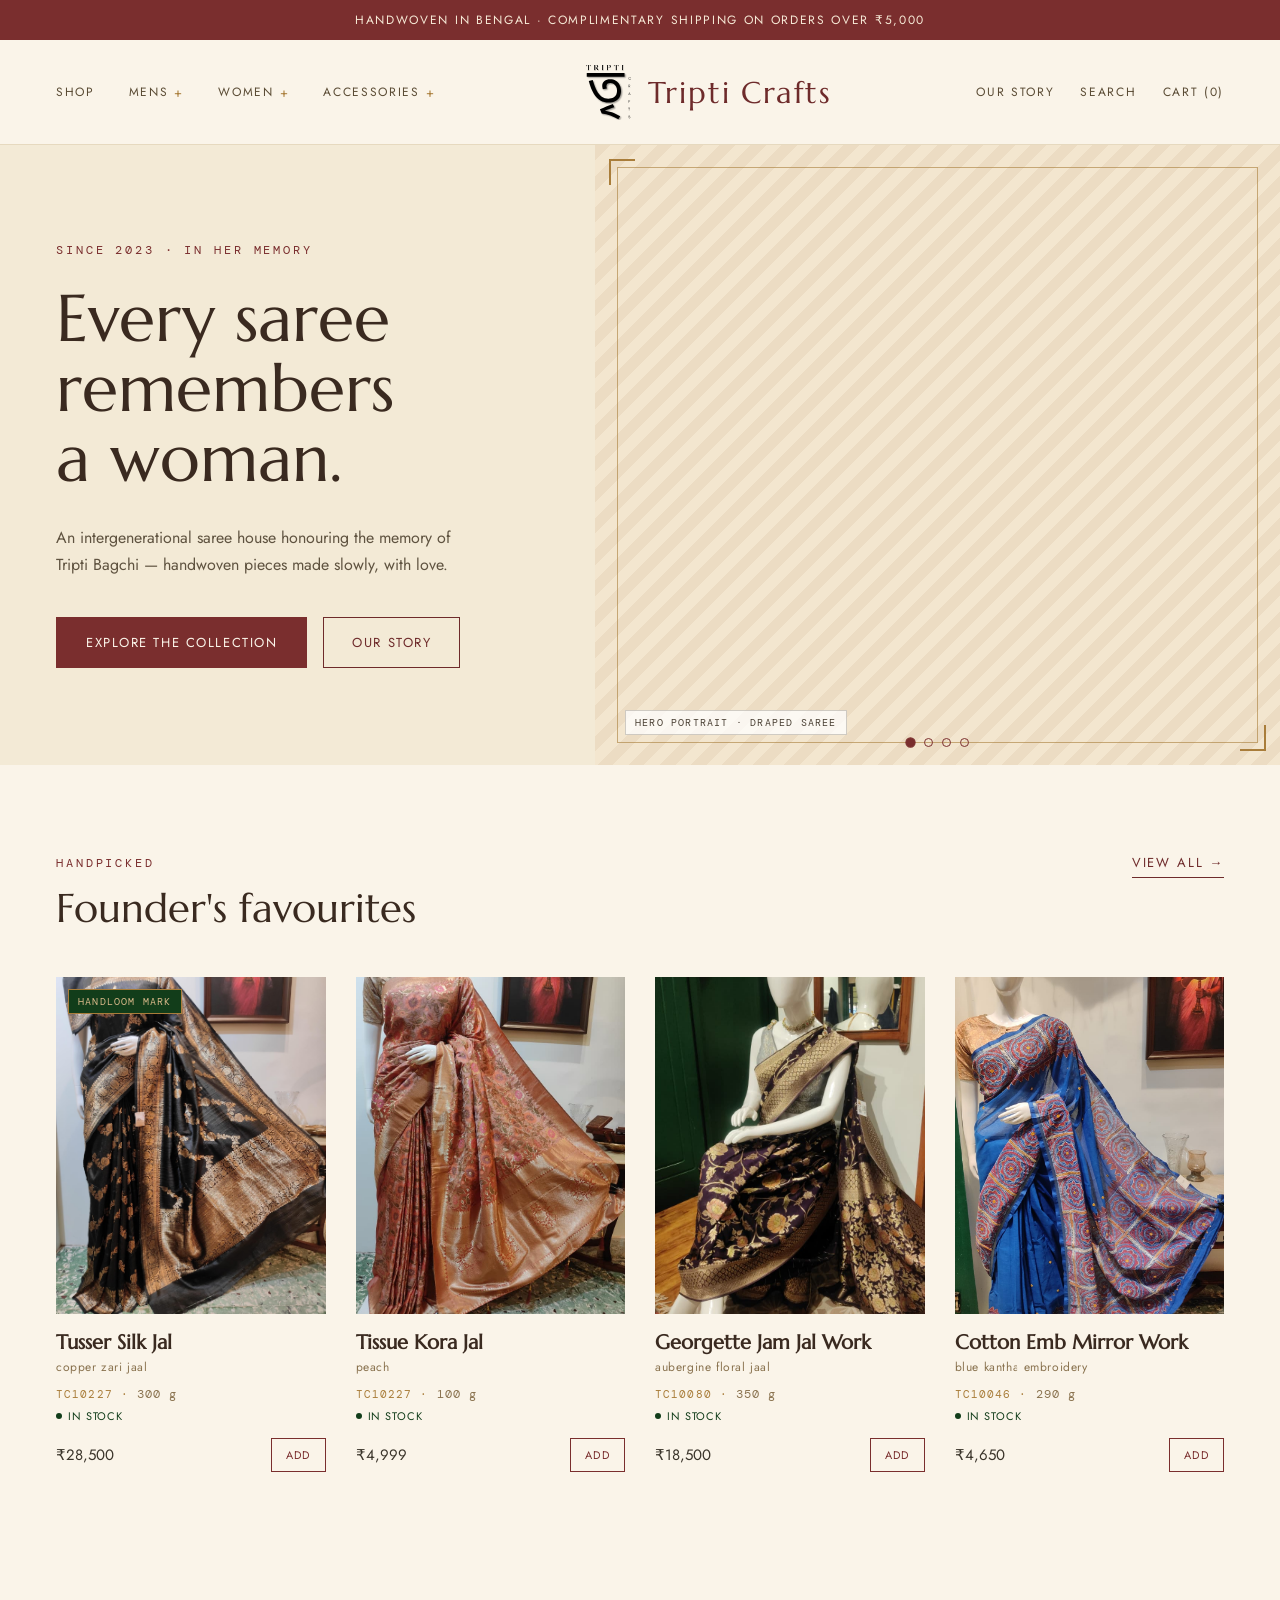
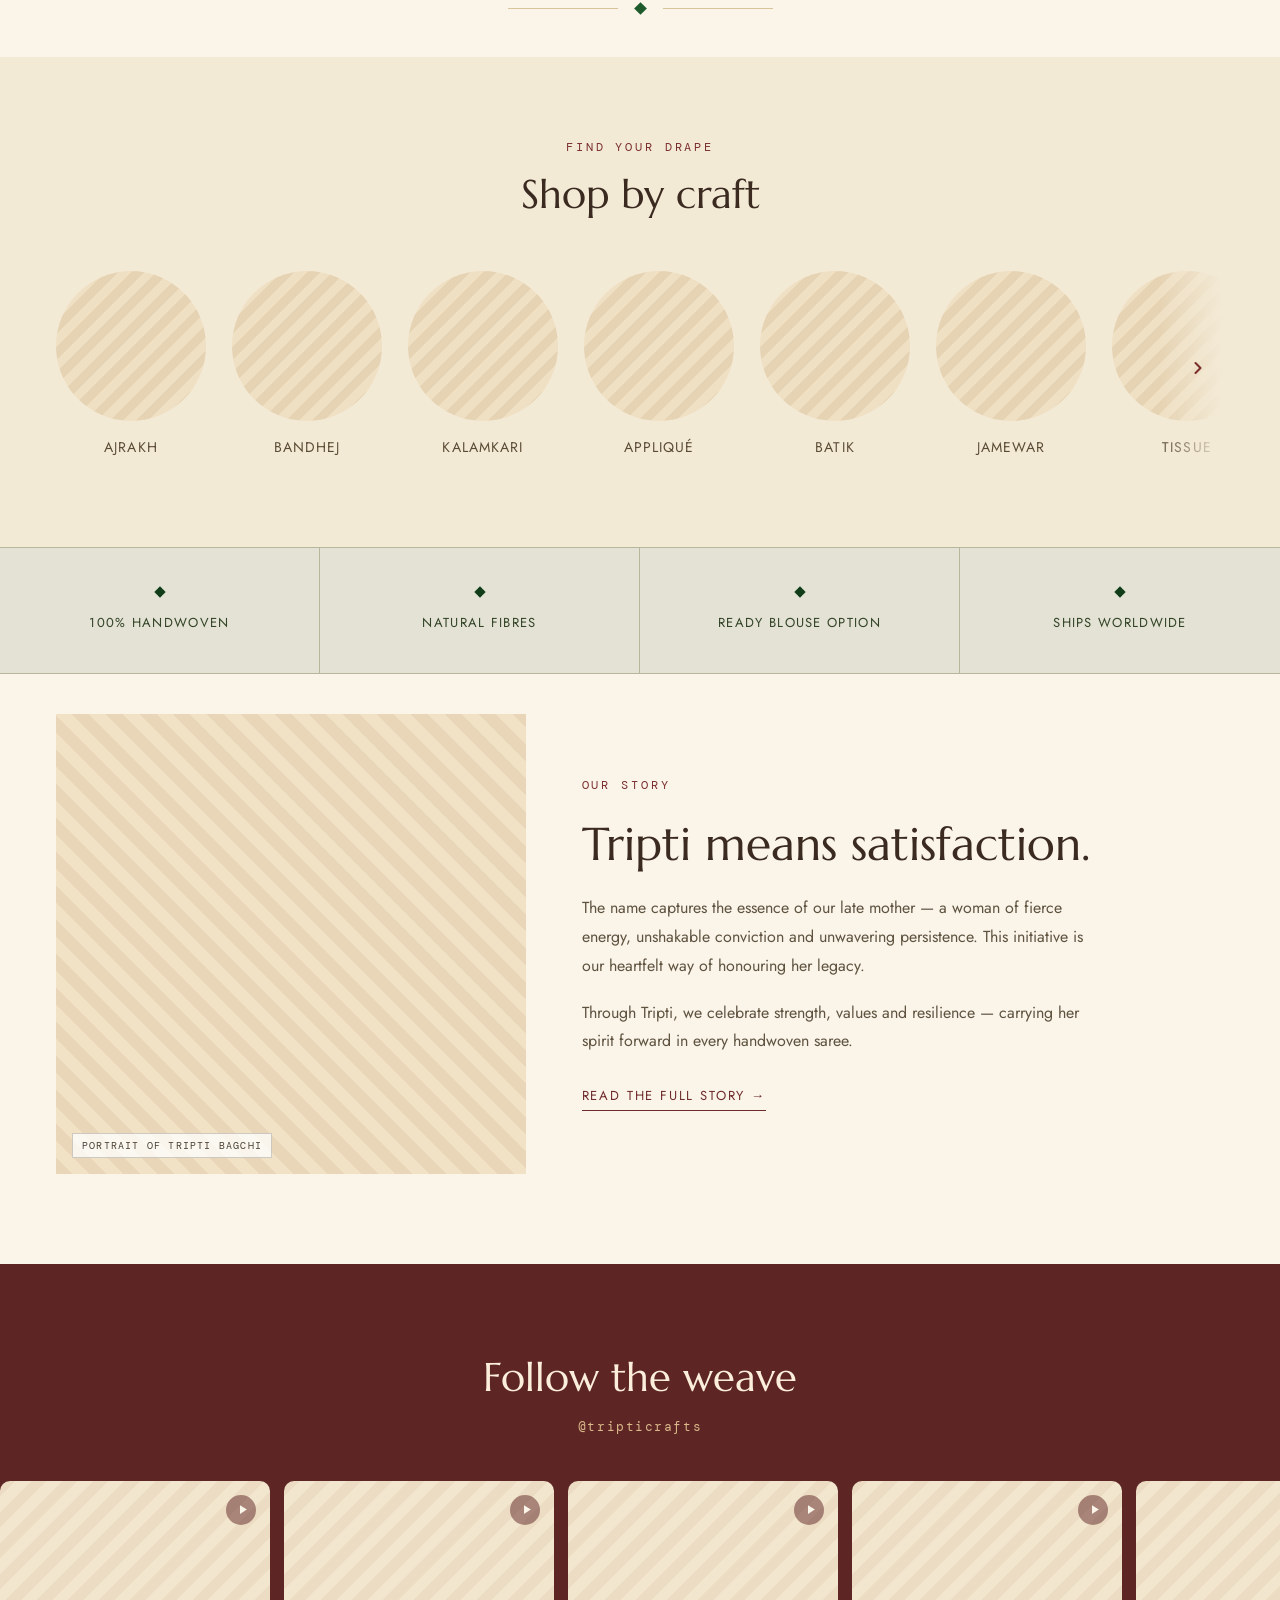
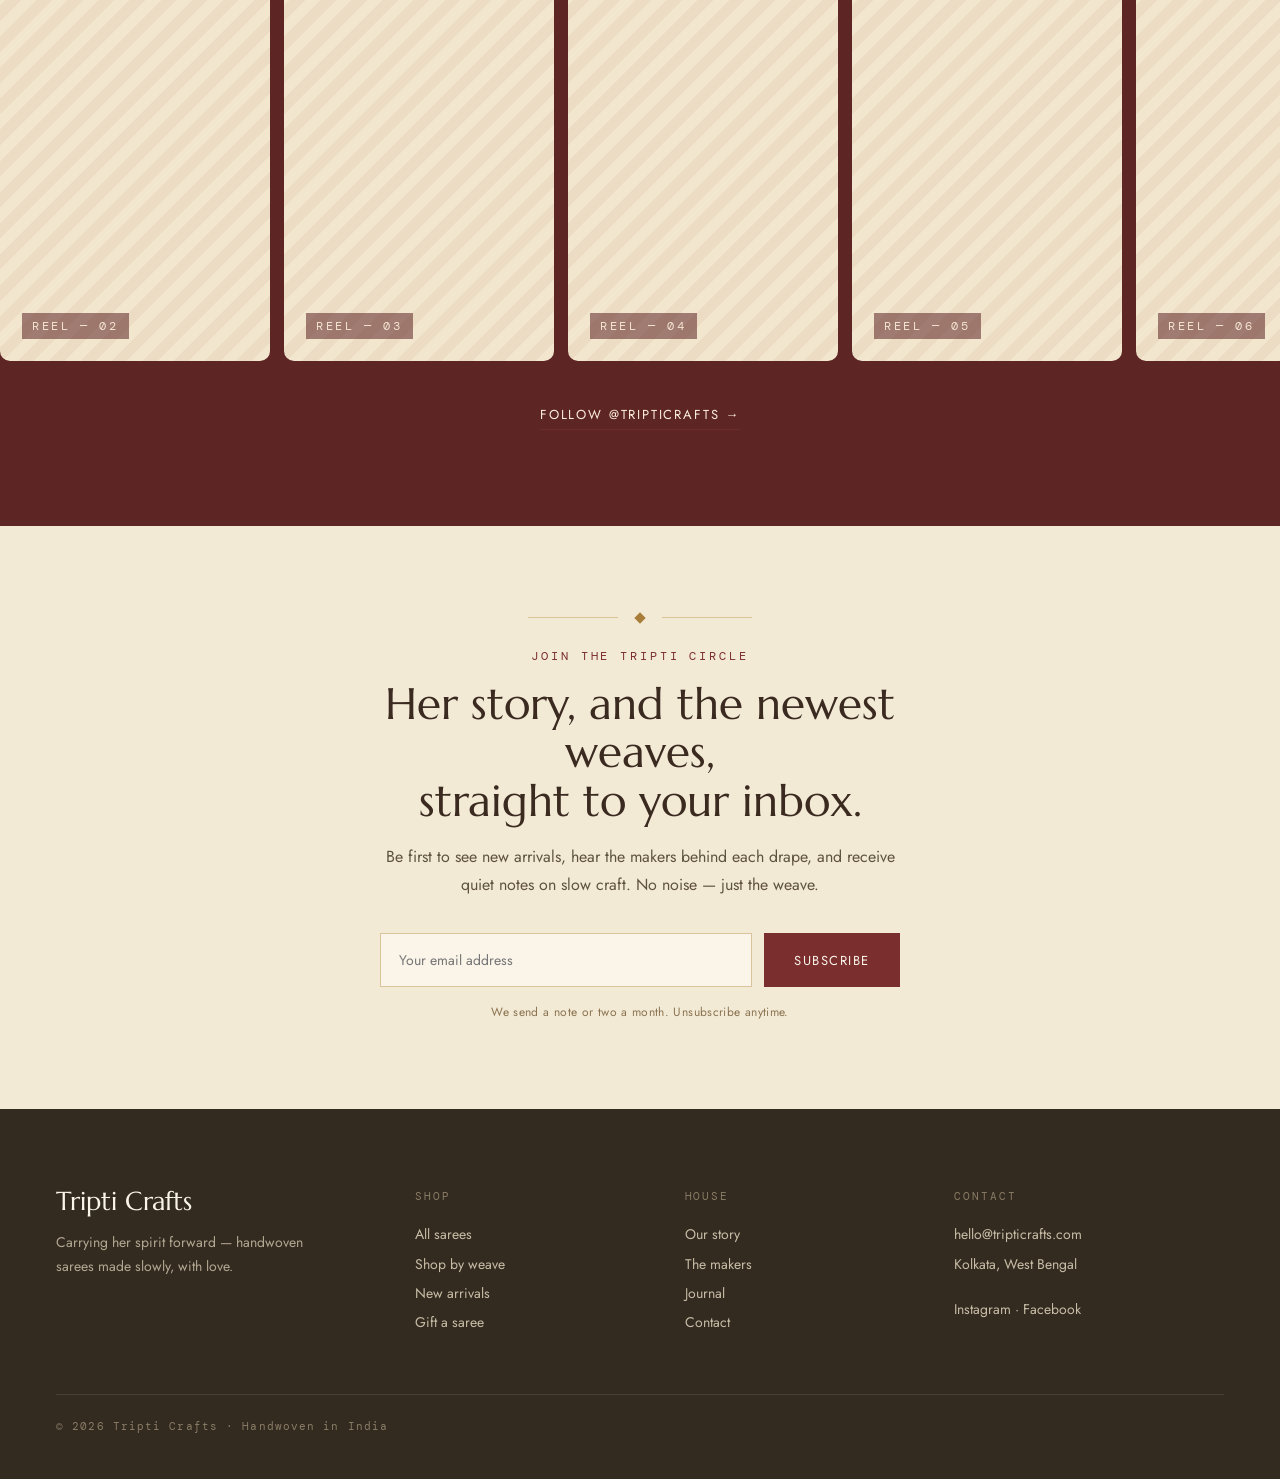
<file: index.html>
<!doctype html>
<html lang="en">
  <head>
    <meta charset="utf-8" />
    <meta name="viewport" content="width=device-width, initial-scale=1" />
    <title>Tripti Crafts — Warm Heritage</title>
    <link rel="preconnect" href="https://fonts.googleapis.com" />
    <link rel="preconnect" href="https://fonts.gstatic.com" crossorigin />
    <link
      href="https://fonts.googleapis.com/css2?family=Marcellus&family=Noto+Serif+Bengali:wght@400;500&family=Jost:wght@300;400;500&family=DM+Mono:wght@400;500&display=swap"
      rel="stylesheet"
    />
    <link rel="stylesheet" href="warm-heritage.css" />
  </head>
  <body>
    <div class="announce">
      Handwoven in Bengal · Complimentary shipping on orders over ₹5,000
    </div>

    <div class="topbar">
      <input type="checkbox" id="nav-toggle" class="nav-toggle" hidden />
      <header class="hdr">
        <label for="nav-toggle" class="hdr__burger" aria-label="Toggle menu">
          <svg
            class="icon"
            viewBox="0 0 24 24"
            fill="none"
            stroke="currentColor"
            stroke-width="1.5"
            stroke-linecap="round"
            aria-hidden="true"
          >
            <path d="M3 6h18M3 12h18M3 18h18" />
          </svg>
        </label>
        <nav class="hdr__nav hdr__nav--left">
      <a href="shop.html">Shop</a>
      <div class="navgroup">
        <input type="checkbox" id="nav-mens" class="navgroup__toggle" hidden>
        <label for="nav-mens" class="navgroup__head">Mens</label>
        <div class="navgroup__menu">
          <a href="shop.html">Panjabi</a>
          <a href="shop.html">Lower</a>
          <a href="shop.html">Johar Coat</a>
          <a href="shop.html">Dhooti</a>
        </div>
      </div>
      <div class="navgroup">
        <input type="checkbox" id="nav-women" class="navgroup__toggle" hidden>
        <label for="nav-women" class="navgroup__head">Women</label>
        <div class="navgroup__menu">
          <a href="shop.html">Sarees</a>
          <a href="shop.html">Kurti</a>
          <a href="shop.html">Kaftan</a>
          <a href="shop.html">Salwar Suits</a>
          <a href="shop.html">Dupatta / Stole</a>
          <a href="shop.html">Ladies Jacket</a>
        </div>
      </div>
      <div class="navgroup">
        <input type="checkbox" id="nav-acc" class="navgroup__toggle" hidden>
        <label for="nav-acc" class="navgroup__head">Accessories</label>
        <div class="navgroup__menu">
          <a href="shop.html">Jewelry</a>
          <a href="shop.html">Bags</a>
        </div>
      </div>
    </nav>
        <a href="index.html" class="hdr__brand"
          ><img src="logo.svg" class="hdr__logo" alt="" /><span
            >Tripti Crafts</span
          ></a
        >
        <nav class="hdr__nav hdr__nav--right">
          <a href="our-story.html">Our Story</a>
          <a href="shop.html">Search</a>
          <a href="cart.html">Cart (0)</a>
        </nav>
        <div class="hdr__actions">
          <a href="wishlist.html" aria-label="Wishlist">
            <svg
              class="icon"
              viewBox="0 0 24 24"
              fill="none"
              stroke="currentColor"
              stroke-width="1.5"
              stroke-linecap="round"
              stroke-linejoin="round"
              aria-hidden="true"
            >
              <path
                d="M12 20.5S3.8 15.4 3.8 9.6A4.3 4.3 0 0 1 12 7.7a4.3 4.3 0 0 1 8.2 1.9c0 5.8-8.2 10.9-8.2 10.9Z"
              />
            </svg>
          </a>
          <a href="cart.html" aria-label="Cart">
            <svg
              class="icon"
              viewBox="0 0 24 24"
              fill="none"
              stroke="currentColor"
              stroke-width="1.5"
              stroke-linecap="round"
              stroke-linejoin="round"
              aria-hidden="true"
            >
              <path
                d="M5.5 8h13l-1 11.5a1.5 1.5 0 0 1-1.5 1.4H8a1.5 1.5 0 0 1-1.5-1.4Z"
              />
              <path d="M9 8V6.5a3 3 0 1 1 6 0V8" />
            </svg>
          </a>
        </div>
      </header>

      <div class="msearch">
        <form class="msearch__form" onsubmit="return false;">
          <svg
            class="icon msearch__icon"
            viewBox="0 0 24 24"
            fill="none"
            stroke="currentColor"
            stroke-width="1.5"
            stroke-linecap="round"
            aria-hidden="true"
          >
            <circle cx="11" cy="11" r="6.5" />
            <path d="m16 16 4.5 4.5" />
          </svg>
          <input
            type="search"
            placeholder="Search…"
            aria-label="Search sarees"
          />
        </form>
      </div>

      <nav class="mcats" aria-label="Browse categories">
        <a href="shop.html">Collections</a>
        <a href="shop.html">Mens</a>
        <a href="shop.html">Women</a>
        <a href="shop.html">Accessories</a>
      </nav>
    </div>

    <main>
      <!-- hero -->
      <section class="hero">
        <div class="hero__text">
          <p class="eyebrow eyebrow--accent">Since 2023 · In her memory</p>
          <h1 class="hero__title">Every saree<br />remembers<br />a woman.</h1>
          <p class="hero__body">
            An intergenerational saree house honouring the memory of Tripti
            Bagchi — handwoven pieces made slowly, with love.
          </p>
          <div class="btn-row">
            <a href="shop.html" class="btn btn--solid"
              >Explore the collection</a
            >
            <a href="our-story.html" class="btn btn--outline">Our story</a>
          </div>
        </div>
        <div
          class="hero__img hero__slider"
          aria-roledescription="carousel"
          aria-label="Featured sarees"
        >
          <div class="hero__track">
            <div
              class="hero__slide ph"
              role="group"
              aria-roledescription="slide"
              aria-label="1 of 4"
            >
              <span class="ph__cap">hero portrait · draped saree</span>
            </div>
            <div
              class="hero__slide ph"
              role="group"
              aria-roledescription="slide"
              aria-label="2 of 4"
            >
              <span class="ph__cap">jamdani weave · in progress</span>
            </div>
            <div
              class="hero__slide ph"
              role="group"
              aria-roledescription="slide"
              aria-label="3 of 4"
            >
              <span class="ph__cap">gold zari border · detail</span>
            </div>
            <div
              class="hero__slide ph"
              role="group"
              aria-roledescription="slide"
              aria-label="4 of 4"
            >
              <span class="ph__cap">the maker at her loom</span>
            </div>
          </div>
          <div class="orn-frame"></div>
          <div class="orn-corner orn-corner--tl"></div>
          <div class="orn-corner orn-corner--br"></div>
          <div
            class="hero__dots"
            role="tablist"
            aria-label="Choose slide"
          ></div>
        </div>
      </section>

      <!-- founder favourites -->
      <section class="favourites">
        <div class="section-head">
          <div>
            <p class="eyebrow eyebrow--accent">Handpicked</p>
            <h2 class="section-title">Founder's favourites</h2>
          </div>
          <a href="shop.html" class="link-underline">View all →</a>
        </div>
        <div class="grid-4">
          <article class="product">
            <a href="product.html" class="product__img ratio-45"
              ><img
                src="images/products/tc10227-noir.jpeg"
                alt="Tusser Silk Jal Noir handwoven saree in black with copper zari floral jaal"
              /><span class="mark">Handloom mark</span></a
            >
            <h3 class="product__name">Tusser Silk Jal</h3>
            <p class="product__sub">copper zari jaal</p>
            <p class="product__code">
              TC10227 · <span class="product__weight">300 g</span>
            </p>
            <div class="stock">
              <span class="stock__dot"></span
              ><span class="stock__label">In stock</span>
            </div>
            <div class="product__foot">
              <span class="product__price">₹28,500</span
              ><a href="cart.html" class="add">Add</a>
            </div>
          </article>
          <article class="product">
            <a href="product.html" class="product__img ratio-45"
              ><img
                src="images/products/tc10228-copper.jpeg"
                alt="Tusser Silk Jal Copper handwoven saree with floral jaal"
            /></a>
            <h3 class="product__name">Tissue Kora Jal</h3>
            <p class="product__sub">peach</p>
            <p class="product__code">
              TC10227 · <span class="product__weight">100 g</span>
            </p>
            <div class="stock">
              <span class="stock__dot"></span
              ><span class="stock__label">In stock</span>
            </div>
            <div class="product__foot">
              <span class="product__price">₹4,999</span
              ><a href="cart.html" class="add">Add</a>
            </div>
          </article>
          <article class="product">
            <a href="product.html" class="product__img ratio-45"
              ><img
                src="images/products/tc10229-aubergine.jpeg"
                alt="Tusser Silk Jal Aubergine handwoven saree with gold floral jaal"
            /></a>
            <h3 class="product__name">Georgette Jam Jal Work</h3>
            <p class="product__sub">aubergine floral jaal</p>
            <p class="product__code">
              TC10080 · <span class="product__weight">350 g</span>
            </p>
            <div class="stock">
              <span class="stock__dot"></span
              ><span class="stock__label">In stock</span>
            </div>
            <div class="product__foot">
              <span class="product__price">₹18,500</span
              ><a href="cart.html" class="add">Add</a>
            </div>
          </article>
          <article class="product">
            <a href="product.html" class="product__img ratio-45"
              ><img
                src="images/products/tc10230-azure-kantha.jpeg"
                alt="Tusser Silk Jal Azure Kantha handwoven saree in blue with kantha medallion embroidery"
            /></a>
            <h3 class="product__name">Cotton Emb Mirror Work</h3>
            <p class="product__sub">blue kantha embroidery</p>
            <p class="product__code">
              TC10046 · <span class="product__weight">290 g</span>
            </p>
            <div class="stock">
              <span class="stock__dot"></span
              ><span class="stock__label">In stock</span>
            </div>
            <div class="product__foot">
              <span class="product__price">₹4,650</span
              ><a href="cart.html" class="add">Add</a>
            </div>
          </article>
        </div>
      </section>

      <!-- divider ornament -->
      <div class="divider">
        <span class="divider__line"></span>
        <span class="divider__diamond"></span>
        <span class="divider__line"></span>
      </div>

      <!-- shop by weave -->
      <section class="weave">
        <div class="weave__head">
          <p class="eyebrow eyebrow--accent">Find your drape</p>
          <h2 class="section-title">Shop by craft</h2>
        </div>
        <div class="weave__grid">
          <a class="weave__item" href="shop.html"
            ><div class="weave__circle"></div>
            <div class="weave__label">Ajrakh</div></a
          >
          <a class="weave__item" href="shop.html"
            ><div class="weave__circle"></div>
            <div class="weave__label">Bandhej</div></a
          >
          <a class="weave__item" href="shop.html"
            ><div class="weave__circle"></div>
            <div class="weave__label">Kalamkari</div></a
          >
          <a class="weave__item" href="shop.html"
            ><div class="weave__circle"></div>
            <div class="weave__label">Appliqué</div></a
          >
          <a class="weave__item" href="shop.html"
            ><div class="weave__circle"></div>
            <div class="weave__label">Batik</div></a
          >
          <a class="weave__item" href="shop.html"
            ><div class="weave__circle"></div>
            <div class="weave__label">Jamewar</div></a
          >
          <a class="weave__item" href="shop.html"
            ><div class="weave__circle"></div>
            <div class="weave__label">Tissue</div></a
          >
          <a class="weave__item" href="shop.html"
            ><div class="weave__circle"></div>
            <div class="weave__label">Organza</div></a
          >
          <a class="weave__item" href="shop.html"
            ><div class="weave__circle"></div>
            <div class="weave__label">Kantha</div></a
          >
          <a class="weave__item" href="shop.html"
            ><div class="weave__circle"></div>
            <div class="weave__label">Zardozi</div></a
          >
          <a class="weave__item" href="shop.html"
            ><div class="weave__circle"></div>
            <div class="weave__label">Gujrati / Sindhi</div></a
          >
          <a class="weave__item" href="shop.html"
            ><div class="weave__circle"></div>
            <div class="weave__label">Banarasi</div></a
          >
          <a class="weave__item" href="shop.html"
            ><div class="weave__circle"></div>
            <div class="weave__label">Chikankari</div></a
          >
          <a class="weave__item" href="shop.html"
            ><div class="weave__circle"></div>
            <div class="weave__label">Ikkat</div></a
          >
          <a class="weave__item" href="shop.html"
            ><div class="weave__circle"></div>
            <div class="weave__label">Paithani</div></a
          >
          <a class="weave__item" href="shop.html"
            ><div class="weave__circle"></div>
            <div class="weave__label">Madhubani</div></a
          >
          <a class="weave__item" href="shop.html"
            ><div class="weave__circle"></div>
            <div class="weave__label">Jamdani</div></a
          >
          <a class="weave__item" href="shop.html"
            ><div class="weave__circle"></div>
            <div class="weave__label">Kota</div></a
          >
          <a class="weave__item" href="shop.html"
            ><div class="weave__circle"></div>
            <div class="weave__label">Gadwal</div></a
          >
          <a class="weave__item" href="shop.html"
            ><div class="weave__circle"></div>
            <div class="weave__label">Khadi</div></a
          >
          <a class="weave__item" href="shop.html"
            ><div class="weave__circle"></div>
            <div class="weave__label">Lambani</div></a
          >
          <a class="weave__item" href="shop.html"
            ><div class="weave__circle"></div>
            <div class="weave__label">Digital Print</div></a
          >
          <a class="weave__item" href="shop.html"
            ><div class="weave__circle"></div>
            <div class="weave__label">Katan</div></a
          >
          <a class="weave__item" href="shop.html"
            ><div class="weave__circle"></div>
            <div class="weave__label">Cutwork</div></a
          >
        </div>
      </section>

      <!-- hands behind — hidden -->
      <section class="makers" hidden style="display: none">
        <div class="makers__img">
          <span class="ph__cap ph__cap--dark"
            >film · the hands behind Tripti</span
          >
        </div>
        <div class="makers__text">
          <p class="eyebrow eyebrow--gold">The makers</p>
          <h2 class="makers__title">The hands behind every weave.</h2>
          <p class="makers__body">
            The beauty of a handwoven saree lies as much in its making as its
            drape. We work alongside artisan families, keeping slow craft alive.
          </p>
          <a href="our-story.html" class="btn btn--outline-gold"
            >Meet the weavers</a
          >
        </div>
      </section>

      <!-- values strip -->
      <section class="values">
        <div class="values__cell">
          <span class="values__diamond"></span
          ><span class="values__label">100% Handwoven</span>
        </div>
        <div class="values__cell">
          <span class="values__diamond"></span
          ><span class="values__label">Natural Fibres</span>
        </div>
        <div class="values__cell">
          <span class="values__diamond"></span
          ><span class="values__label">Ready Blouse Option</span>
        </div>
        <div class="values__cell">
          <span class="values__diamond"></span
          ><span class="values__label">Ships Worldwide</span>
        </div>
      </section>

      <!-- story ribbon -->
      <section class="story">
        <div class="story__img ph">
          <span class="ph__cap">portrait of Tripti Bagchi</span>
        </div>
        <div class="story__text">
          <p class="eyebrow eyebrow--accent">Our story</p>
          <h2 class="story__title">Tripti means satisfaction.</h2>
          <p class="body">
            The name captures the essence of our late mother — a woman of fierce
            energy, unshakable conviction and unwavering persistence. This
            initiative is our heartfelt way of honouring her legacy.
          </p>
          <p class="body">
            Through Tripti, we celebrate strength, values and resilience —
            carrying her spirit forward in every handwoven saree.
          </p>
          <a href="our-story.html" class="link-underline"
            >Read the full story →</a
          >
        </div>
      </section>

      <!-- instagram — film strip -->
      <section class="insta">
        <div class="insta__head">
          <h2 class="section-title">Follow the weave</h2>
          <a
            href="https://www.instagram.com/tripticrafts/"
            class="insta__handle"
            target="_blank"
            rel="noopener"
            >@tripticrafts</a
          >
        </div>
        <div class="filmstrip">
          <div class="filmstrip__track">
            <!-- reels: cards render once, then a duplicate set (aria-hidden) makes the loop seamless -->
            <a
              class="insta__tile ph"
              href="https://www.instagram.com/tripticrafts/"
              target="_blank"
              rel="noopener"
              aria-label="Watch reel on Instagram"
            >
              <span class="insta__cap">Reel — 02</span>
              <span class="insta__reel" aria-hidden="true"
                ><svg viewBox="0 0 24 24" fill="currentColor">
                  <path d="M8 5v14l11-7z" /></svg
              ></span>
            </a>
            <a
              class="insta__tile ph"
              href="https://www.instagram.com/tripticrafts/"
              target="_blank"
              rel="noopener"
              aria-label="Watch reel on Instagram"
            >
              <span class="insta__cap">Reel — 03</span>
              <span class="insta__reel" aria-hidden="true"
                ><svg viewBox="0 0 24 24" fill="currentColor">
                  <path d="M8 5v14l11-7z" /></svg
              ></span>
            </a>
            <a
              class="insta__tile ph"
              href="https://www.instagram.com/tripticrafts/"
              target="_blank"
              rel="noopener"
              aria-label="Watch reel on Instagram"
            >
              <span class="insta__cap">Reel — 04</span>
              <span class="insta__reel" aria-hidden="true"
                ><svg viewBox="0 0 24 24" fill="currentColor">
                  <path d="M8 5v14l11-7z" /></svg
              ></span>
            </a>
            <a
              class="insta__tile ph"
              href="https://www.instagram.com/tripticrafts/"
              target="_blank"
              rel="noopener"
              aria-label="Watch reel on Instagram"
            >
              <span class="insta__cap">Reel — 05</span>
              <span class="insta__reel" aria-hidden="true"
                ><svg viewBox="0 0 24 24" fill="currentColor">
                  <path d="M8 5v14l11-7z" /></svg
              ></span>
            </a>
            <a
              class="insta__tile ph"
              href="https://www.instagram.com/tripticrafts/"
              target="_blank"
              rel="noopener"
              aria-label="Watch reel on Instagram"
            >
              <span class="insta__cap">Reel — 06</span>
              <span class="insta__reel" aria-hidden="true"
                ><svg viewBox="0 0 24 24" fill="currentColor">
                  <path d="M8 5v14l11-7z" /></svg
              ></span>
            </a>
            <a
              class="insta__tile ph"
              href="https://www.instagram.com/tripticrafts/"
              target="_blank"
              rel="noopener"
              aria-label="Watch reel on Instagram"
            >
              <span class="insta__cap">Reel — 07</span>
              <span class="insta__reel" aria-hidden="true"
                ><svg viewBox="0 0 24 24" fill="currentColor">
                  <path d="M8 5v14l11-7z" /></svg
              ></span>
            </a>

            <a
              class="insta__tile ph"
              href="https://www.instagram.com/tripticrafts/"
              target="_blank"
              rel="noopener"
              aria-hidden="true"
              tabindex="-1"
            >
              <span class="insta__cap">Reel — 02</span>
              <span class="insta__reel" aria-hidden="true"
                ><svg viewBox="0 0 24 24" fill="currentColor">
                  <path d="M8 5v14l11-7z" /></svg
              ></span>
            </a>
            <a
              class="insta__tile ph"
              href="https://www.instagram.com/tripticrafts/"
              target="_blank"
              rel="noopener"
              aria-hidden="true"
              tabindex="-1"
            >
              <span class="insta__cap">Reel — 03</span>
              <span class="insta__reel" aria-hidden="true"
                ><svg viewBox="0 0 24 24" fill="currentColor">
                  <path d="M8 5v14l11-7z" /></svg
              ></span>
            </a>
            <a
              class="insta__tile ph"
              href="https://www.instagram.com/tripticrafts/"
              target="_blank"
              rel="noopener"
              aria-hidden="true"
              tabindex="-1"
            >
              <span class="insta__cap">Reel — 04</span>
              <span class="insta__reel" aria-hidden="true"
                ><svg viewBox="0 0 24 24" fill="currentColor">
                  <path d="M8 5v14l11-7z" /></svg
              ></span>
            </a>
            <a
              class="insta__tile ph"
              href="https://www.instagram.com/tripticrafts/"
              target="_blank"
              rel="noopener"
              aria-hidden="true"
              tabindex="-1"
            >
              <span class="insta__cap">Reel — 05</span>
              <span class="insta__reel" aria-hidden="true"
                ><svg viewBox="0 0 24 24" fill="currentColor">
                  <path d="M8 5v14l11-7z" /></svg
              ></span>
            </a>
            <a
              class="insta__tile ph"
              href="https://www.instagram.com/tripticrafts/"
              target="_blank"
              rel="noopener"
              aria-hidden="true"
              tabindex="-1"
            >
              <span class="insta__cap">Reel — 06</span>
              <span class="insta__reel" aria-hidden="true"
                ><svg viewBox="0 0 24 24" fill="currentColor">
                  <path d="M8 5v14l11-7z" /></svg
              ></span>
            </a>
            <a
              class="insta__tile ph"
              href="https://www.instagram.com/tripticrafts/"
              target="_blank"
              rel="noopener"
              aria-hidden="true"
              tabindex="-1"
            >
              <span class="insta__cap">Reel — 07</span>
              <span class="insta__reel" aria-hidden="true"
                ><svg viewBox="0 0 24 24" fill="currentColor">
                  <path d="M8 5v14l11-7z" /></svg
              ></span>
            </a>
          </div>
        </div>
        <a
          href="https://www.instagram.com/tripticrafts/"
          class="link-underline insta__cta"
          target="_blank"
          rel="noopener"
          >Follow @tripticrafts →</a
        >
      </section>

      <!-- newsletter -->
      <section class="newsletter-sec">
        <div class="divider">
          <span class="divider__line divider__line--sm"></span>
          <span class="divider__diamond divider__diamond--gold"></span>
          <span class="divider__line divider__line--sm"></span>
        </div>
        <p class="eyebrow eyebrow--accent">Join the Tripti circle</p>
        <h2 class="newsletter-sec__title">
          Her story, and the newest weaves,<br />straight to your inbox.
        </h2>
        <p class="newsletter-sec__body">
          Be first to see new arrivals, hear the makers behind each drape, and
          receive quiet notes on slow craft. No noise — just the weave.
        </p>
        <form class="subscribe" onsubmit="return false;">
          <input
            type="email"
            placeholder="Your email address"
            aria-label="Email address"
          />
          <button type="submit">Subscribe</button>
        </form>
        <p class="newsletter-sec__fine">
          We send a note or two a month. Unsubscribe anytime.
        </p>
      </section>
    </main>

    <footer class="footer">
      <div class="footer__grid">
        <div class="footer__brand">
          <div class="footer__wordmark">Tripti Crafts</div>
          <p class="footer__tag">
            Carrying her spirit forward — handwoven sarees made slowly, with
            love.
          </p>
        </div>
        <div class="footer__col">
          <div class="footer__label">Shop</div>
          <div>All sarees</div>
          <div>Shop by weave</div>
          <div>New arrivals</div>
          <div>Gift a saree</div>
        </div>
        <div class="footer__col">
          <div class="footer__label">House</div>
          <div><a href="our-story.html">Our story</a></div>
          <div>The makers</div>
          <div>Journal</div>
          <div>Contact</div>
        </div>
        <div class="footer__col">
          <div class="footer__label">Contact</div>
          <div>hello@tripticrafts.com</div>
          <div>Kolkata, West Bengal</div>
          <div class="footer__social">
            <a href="#">Instagram</a> · <a href="#">Facebook</a>
          </div>
        </div>
      </div>
      <div class="footer__copy">© 2026 Tripti Crafts · Handwoven in India</div>
    </footer>

    <nav class="appbar" aria-label="Quick navigation">
      <a class="appbar__item" href="my-account.html">
        <svg
          class="icon"
          viewBox="0 0 24 24"
          fill="none"
          stroke="currentColor"
          stroke-width="1.5"
          stroke-linecap="round"
          stroke-linejoin="round"
          aria-hidden="true"
        >
          <circle cx="12" cy="8" r="3.5" />
          <path d="M4.5 20a7.5 7.5 0 0 1 15 0" />
        </svg>
        <span>Login</span>
      </a>
      <a class="appbar__item" href="shop.html">
        <svg
          class="icon"
          viewBox="0 0 24 24"
          fill="none"
          stroke="currentColor"
          stroke-width="1.5"
          aria-hidden="true"
        >
          <rect x="3.5" y="3.5" width="7" height="7" />
          <rect x="13.5" y="3.5" width="7" height="7" />
          <rect x="3.5" y="13.5" width="7" height="7" />
          <rect x="13.5" y="13.5" width="7" height="7" />
        </svg>
        <span>Categories</span>
      </a>
      <a
        class="appbar__item appbar__item--center"
        href="shop.html"
        aria-label="Search"
      >
        <span class="appbar__fab">
          <svg
            class="icon"
            viewBox="0 0 24 24"
            fill="none"
            stroke="currentColor"
            stroke-width="1.6"
            stroke-linecap="round"
            aria-hidden="true"
          >
            <circle cx="11" cy="11" r="6.5" />
            <path d="m16 16 4.5 4.5" />
          </svg>
        </span>
        <span>Search</span>
      </a>
      <a class="appbar__item" href="shop.html">
        <svg
          class="icon"
          viewBox="0 0 24 24"
          fill="none"
          stroke="currentColor"
          stroke-width="1.5"
          stroke-linecap="round"
          stroke-linejoin="round"
          aria-hidden="true"
        >
          <path
            d="m12 3 2.3 5.1 5.7.6-4.2 3.9 1.1 5.6-4.9-2.8-4.9 2.8 1.1-5.6L4 8.7l5.7-.6Z"
          />
        </svg>
        <span>New Arrivals</span>
      </a>
      <a class="appbar__item" href="cart.html">
        <svg
          class="icon"
          viewBox="0 0 24 24"
          fill="none"
          stroke="currentColor"
          stroke-width="1.5"
          stroke-linecap="round"
          stroke-linejoin="round"
          aria-hidden="true"
        >
          <path
            d="M5.5 8h13l-1 11.5a1.5 1.5 0 0 1-1.5 1.4H8a1.5 1.5 0 0 1-1.5-1.4Z"
          />
          <path d="M9 8V6.5a3 3 0 1 1 6 0V8" />
        </svg>
        <span>Cart</span>
      </a>
    </nav>

    <script>
      // bottom bar hides on scroll down, returns on scroll up
      (function () {
        var bar = document.querySelector(".appbar");
        if (!bar) return;
        var last = window.pageYOffset;
        var THRESHOLD = 8; // ignore jitter
        var REVEAL_AT = 90; // always visible near the top of the page

        window.addEventListener(
          "scroll",
          function () {
            var y = window.pageYOffset;
            var dy = y - last;
            if (Math.abs(dy) < THRESHOLD) return;
            last = y;
            bar.classList.toggle("appbar--hidden", y > REVEAL_AT && dy > 0);
          },
          { passive: true },
        );
      })();

      (function () {
        var slider = document.querySelector(".hero__slider");
        if (!slider) return;
        var track = slider.querySelector(".hero__track");
        var slides = Array.prototype.slice.call(
          slider.querySelectorAll(".hero__slide"),
        );
        var dotsWrap = slider.querySelector(".hero__dots");
        var count = slides.length;
        var index = 0;
        var AUTOPLAY_MS = 4500;
        var timer = null;

        // build dots
        var dots = slides.map(function (_, i) {
          var b = document.createElement("button");
          b.className = "hero__dot";
          b.setAttribute("role", "tab");
          b.setAttribute("aria-label", "Go to slide " + (i + 1));
          b.addEventListener("click", function () {
            go(i);
            restart();
          });
          dotsWrap.appendChild(b);
          return b;
        });

        function render(offsetPct) {
          var base = -index * 100;
          track.style.transform =
            "translateX(" + (base + (offsetPct || 0)) + "%)";
          dots.forEach(function (d, i) {
            d.classList.toggle("is-active", i === index);
            d.setAttribute("aria-selected", i === index ? "true" : "false");
          });
        }
        function go(i) {
          index = (i + count) % count;
          track.style.transition = "transform .6s cubic-bezier(.4,0,.2,1)";
          render(0);
        }
        function next() {
          go(index + 1);
        }

        function start() {
          stop();
          timer = setInterval(next, AUTOPLAY_MS);
        }
        function stop() {
          if (timer) {
            clearInterval(timer);
            timer = null;
          }
        }
        function restart() {
          start();
        }

        // pause on hover (desktop)
        slider.addEventListener("mouseenter", stop);
        slider.addEventListener("mouseleave", start);
        // pause when tab not visible
        document.addEventListener("visibilitychange", function () {
          if (document.hidden) stop();
          else start();
        });

        // swipe / drag — works with touch and mouse
        var startX = 0,
          dragging = false,
          width = 1;
        function down(x) {
          dragging = true;
          startX = x;
          width = slider.clientWidth || 1;
          track.style.transition = "none";
          stop();
        }
        function move(x) {
          if (!dragging) return;
          render(((x - startX) / width) * 100);
        }
        function up(x) {
          if (!dragging) return;
          dragging = false;
          var dx = x - startX;
          var threshold = width * 0.15;
          if (dx <= -threshold) go(index + 1);
          else if (dx >= threshold) go(index - 1);
          else go(index);
          start();
        }

        slider.addEventListener(
          "touchstart",
          function (e) {
            down(e.touches[0].clientX);
          },
          { passive: true },
        );
        slider.addEventListener(
          "touchmove",
          function (e) {
            move(e.touches[0].clientX);
          },
          { passive: true },
        );
        slider.addEventListener("touchend", function (e) {
          up((e.changedTouches[0] || {}).clientX || startX);
        });

        slider.addEventListener("mousedown", function (e) {
          e.preventDefault();
          down(e.clientX);
        });
        window.addEventListener("mousemove", function (e) {
          move(e.clientX);
        });
        window.addEventListener("mouseup", function (e) {
          up(e.clientX);
        });

        render(0);
        start();
      })();
    </script>
    <script src="scroll-hint.js"></script>
  </body>
</html>
</file>
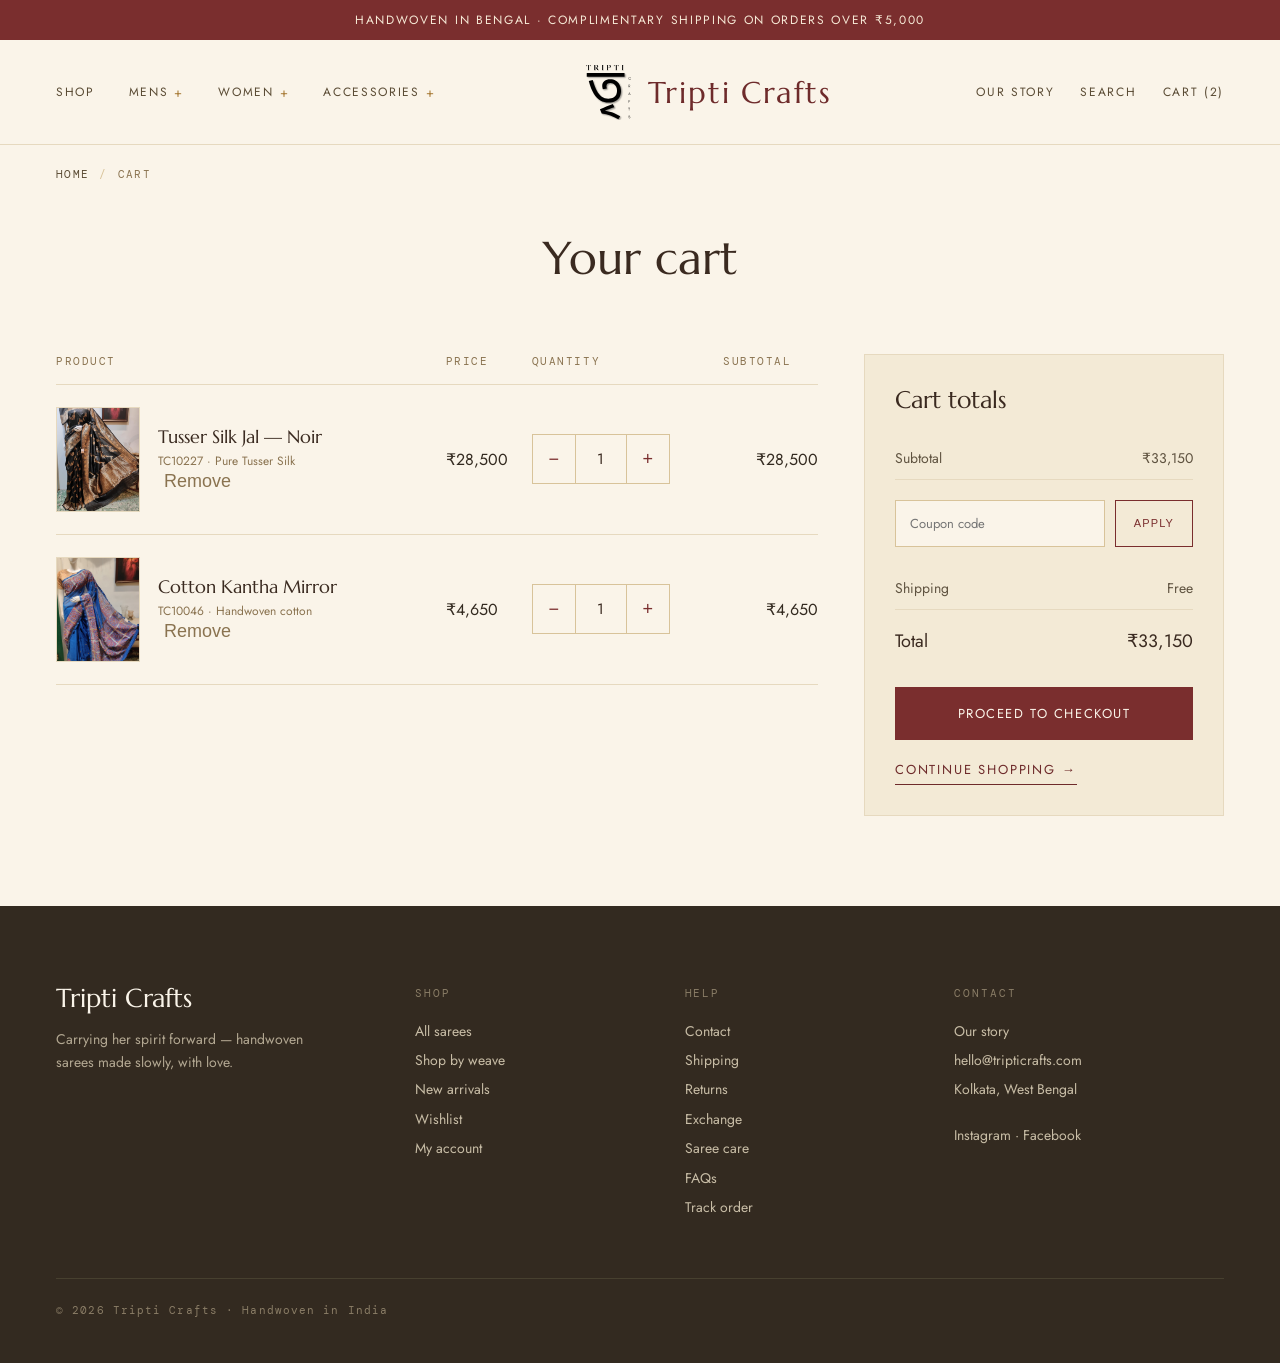
<file: cart.html>
<!DOCTYPE html>
<html lang="en">
<head>
<meta charset="utf-8">
<meta name="viewport" content="width=device-width, initial-scale=1">
<title>Cart — Tripti Crafts</title>
<link rel="preconnect" href="https://fonts.googleapis.com">
<link rel="preconnect" href="https://fonts.gstatic.com" crossorigin>
<link href="https://fonts.googleapis.com/css2?family=Marcellus&family=Noto+Serif+Bengali:wght@400;500&family=Jost:wght@300;400;500&family=DM+Mono:wght@400;500&display=swap" rel="stylesheet">
<link rel="stylesheet" href="warm-heritage.css">
</head>
<body>

<div class="announce">Handwoven in Bengal · Complimentary shipping on orders over ₹5,000</div>

<div class="topbar">
  <input type="checkbox" id="nav-toggle" class="nav-toggle" hidden>
  <header class="hdr">
    <label for="nav-toggle" class="hdr__burger" aria-label="Toggle menu">
      <svg class="icon" viewBox="0 0 24 24" fill="none" stroke="currentColor" stroke-width="1.5" stroke-linecap="round" aria-hidden="true"><path d="M3 6h18M3 12h18M3 18h18"/></svg>
    </label>
    <nav class="hdr__nav hdr__nav--left">
      <a href="shop.html">Shop</a>
      <div class="navgroup">
        <input type="checkbox" id="nav-mens" class="navgroup__toggle" hidden>
        <label for="nav-mens" class="navgroup__head">Mens</label>
        <div class="navgroup__menu">
          <a href="shop.html">Panjabi</a>
          <a href="shop.html">Lower</a>
          <a href="shop.html">Johar Coat</a>
          <a href="shop.html">Dhooti</a>
        </div>
      </div>
      <div class="navgroup">
        <input type="checkbox" id="nav-women" class="navgroup__toggle" hidden>
        <label for="nav-women" class="navgroup__head">Women</label>
        <div class="navgroup__menu">
          <a href="shop.html">Sarees</a>
          <a href="shop.html">Kurti</a>
          <a href="shop.html">Kaftan</a>
          <a href="shop.html">Salwar Suits</a>
          <a href="shop.html">Dupatta / Stole</a>
          <a href="shop.html">Ladies Jacket</a>
        </div>
      </div>
      <div class="navgroup">
        <input type="checkbox" id="nav-acc" class="navgroup__toggle" hidden>
        <label for="nav-acc" class="navgroup__head">Accessories</label>
        <div class="navgroup__menu">
          <a href="shop.html">Jewelry</a>
          <a href="shop.html">Bags</a>
        </div>
      </div>
    </nav>
    <a href="index.html" class="hdr__brand"><img src="logo.svg" class="hdr__logo" alt=""><span>Tripti Crafts</span></a>
    <nav class="hdr__nav hdr__nav--right">
      <a href="our-story.html">Our Story</a>
      <a href="shop.html">Search</a>
      <a href="cart.html">Cart (2)</a>
    </nav>
    <div class="hdr__actions">
      <a href="wishlist.html" aria-label="Wishlist">
        <svg class="icon" viewBox="0 0 24 24" fill="none" stroke="currentColor" stroke-width="1.5" stroke-linecap="round" stroke-linejoin="round" aria-hidden="true"><path d="M12 20.5S3.8 15.4 3.8 9.6A4.3 4.3 0 0 1 12 7.7a4.3 4.3 0 0 1 8.2 1.9c0 5.8-8.2 10.9-8.2 10.9Z"/></svg>
      </a>
      <a href="cart.html" aria-label="Cart">
        <svg class="icon" viewBox="0 0 24 24" fill="none" stroke="currentColor" stroke-width="1.5" stroke-linecap="round" stroke-linejoin="round" aria-hidden="true"><path d="M5.5 8h13l-1 11.5a1.5 1.5 0 0 1-1.5 1.4H8a1.5 1.5 0 0 1-1.5-1.4Z"/><path d="M9 8V6.5a3 3 0 1 1 6 0V8"/></svg>
      </a>
    </div>
  </header>

  <div class="msearch">
    <form class="msearch__form" onsubmit="return false">
      <svg class="icon msearch__icon" viewBox="0 0 24 24" fill="none" stroke="currentColor" stroke-width="1.5" stroke-linecap="round" aria-hidden="true"><circle cx="11" cy="11" r="6.5"/><path d="m16 16 4.5 4.5"/></svg>
      <input type="search" placeholder="Search…" aria-label="Search sarees">
    </form>
  </div>

  <nav class="mcats" aria-label="Browse categories">
    <a href="shop.html">Collections</a>
    <a href="shop.html">Mens</a>
    <a href="shop.html">Women</a>
    <a href="shop.html">Accessories</a>
  </nav>
</div>

<main>
<nav class="breadcrumb" aria-label="Breadcrumb"><a href="index.html">Home</a><span class="breadcrumb__sep">/</span><span>Cart</span></nav>
  <div class="page-head"><h1 class="page-head__title">Your cart</h1></div>
  <div class="woocommerce">
    <div class="cart-page">
      <div>
        <table class="shop_table">
          <thead><tr><th>Product</th><th>Price</th><th>Quantity</th><th class="text-right">Subtotal</th></tr></thead>
          <tbody>
            <tr>
              <td>
                <div class="cart-item">
                  <img class="cart-item__img" src="images/products/tc10227-noir.jpeg" alt="Tusser Silk Jal">
                  <div>
                    <div class="cart-item__name">Tusser Silk Jal — Noir</div>
                    <div class="cart-item__meta">TC10227 · Pure Tusser Silk</div>
                    <button class="cart-remove" aria-label="Remove item">Remove</button>
                  </div>
                </div>
              </td>
              <td>₹28,500</td>
              <td>
                <div class="quantity">
                  <button type="button" aria-label="Decrease">−</button>
                  <input type="text" value="1" aria-label="Quantity">
                  <button type="button" aria-label="Increase">+</button>
                </div>
              </td>
              <td class="text-right">₹28,500</td>
            </tr>
            <tr>
              <td>
                <div class="cart-item">
                  <img class="cart-item__img" src="images/products/tc10230-azure-kantha.jpeg" alt="Cotton Kantha Mirror">
                  <div>
                    <div class="cart-item__name">Cotton Kantha Mirror</div>
                    <div class="cart-item__meta">TC10046 · Handwoven cotton</div>
                    <button class="cart-remove" aria-label="Remove item">Remove</button>
                  </div>
                </div>
              </td>
              <td>₹4,650</td>
              <td>
                <div class="quantity">
                  <button type="button" aria-label="Decrease">−</button>
                  <input type="text" value="1" aria-label="Quantity">
                  <button type="button" aria-label="Increase">+</button>
                </div>
              </td>
              <td class="text-right">₹4,650</td>
            </tr>
          </tbody>
        </table>
      </div>
      <aside class="cart_totals">
        <h2>Cart totals</h2>
        <div class="totals-row"><span>Subtotal</span><span>₹33,150</span></div>
        <div class="coupon">
          <input type="text" placeholder="Coupon code" aria-label="Coupon code">
          <button type="button">Apply</button>
        </div>
        <div class="totals-row"><span>Shipping</span><span>Free</span></div>
        <div class="totals-row totals-row--grand"><span>Total</span><span>₹33,150</span></div>
        <a href="checkout.html" class="btn btn--full single_add_to_cart_button" style="margin-top:22px;display:block;text-align:center;">Proceed to checkout</a>
        <a href="shop.html" class="link-underline" style="margin-top:20px;">Continue shopping →</a>
      </aside>
    </div>
  </div>
</main>

<footer class="footer">
  <div class="footer__grid">
    <div class="footer__brand">
      <div class="footer__wordmark">Tripti Crafts</div>
      <p class="footer__tag">Carrying her spirit forward — handwoven sarees made slowly, with love.</p>
    </div>
    <div class="footer__col">
      <div class="footer__label">Shop</div>
      <div><a href="shop.html">All sarees</a></div>
      <div><a href="shop.html">Shop by weave</a></div>
      <div><a href="shop.html">New arrivals</a></div>
      <div><a href="wishlist.html">Wishlist</a></div>
      <div><a href="my-account.html">My account</a></div>
    </div>
    <div class="footer__col">
      <div class="footer__label">Help</div>
      <div><a href="contact.html">Contact</a></div>
      <div><a href="shipping.html">Shipping</a></div>
      <div><a href="returns.html">Returns</a></div>
      <div><a href="exchange.html">Exchange</a></div>
      <div><a href="saree-care.html">Saree care</a></div>
      <div><a href="faq.html">FAQs</a></div>
      <div><a href="track-order.html">Track order</a></div>
    </div>
    <div class="footer__col">
      <div class="footer__label">Contact</div>
      <div><a href="our-story.html">Our story</a></div>
      <div>hello@tripticrafts.com</div>
      <div>Kolkata, West Bengal</div>
      <div class="footer__social"><a href="#">Instagram</a> · <a href="#">Facebook</a></div>
    </div>
  </div>
  <div class="footer__copy">© 2026 Tripti Crafts · Handwoven in India</div>
</footer>

<nav class="appbar" aria-label="Quick navigation">
  <a class="appbar__item" href="my-account.html">
    <svg class="icon" viewBox="0 0 24 24" fill="none" stroke="currentColor" stroke-width="1.5" stroke-linecap="round" stroke-linejoin="round" aria-hidden="true"><circle cx="12" cy="8" r="3.5"/><path d="M4.5 20a7.5 7.5 0 0 1 15 0"/></svg>
    <span>Login</span>
  </a>
  <a class="appbar__item" href="shop.html">
    <svg class="icon" viewBox="0 0 24 24" fill="none" stroke="currentColor" stroke-width="1.5" aria-hidden="true"><rect x="3.5" y="3.5" width="7" height="7"/><rect x="13.5" y="3.5" width="7" height="7"/><rect x="3.5" y="13.5" width="7" height="7"/><rect x="13.5" y="13.5" width="7" height="7"/></svg>
    <span>Categories</span>
  </a>
  <a class="appbar__item appbar__item--center" href="shop.html" aria-label="Search">
    <span class="appbar__fab">
      <svg class="icon" viewBox="0 0 24 24" fill="none" stroke="currentColor" stroke-width="1.6" stroke-linecap="round" aria-hidden="true"><circle cx="11" cy="11" r="6.5"/><path d="m16 16 4.5 4.5"/></svg>
    </span>
    <span>Search</span>
  </a>
  <a class="appbar__item" href="wishlist.html">
    <svg class="icon" viewBox="0 0 24 24" fill="none" stroke="currentColor" stroke-width="1.5" stroke-linecap="round" stroke-linejoin="round" aria-hidden="true"><path d="M12 20.5S3.8 15.4 3.8 9.6A4.3 4.3 0 0 1 12 7.7a4.3 4.3 0 0 1 8.2 1.9c0 5.8-8.2 10.9-8.2 10.9Z"/></svg>
    <span>Wishlist</span>
  </a>
  <a class="appbar__item" href="cart.html">
    <svg class="icon" viewBox="0 0 24 24" fill="none" stroke="currentColor" stroke-width="1.5" stroke-linecap="round" stroke-linejoin="round" aria-hidden="true"><path d="M5.5 8h13l-1 11.5a1.5 1.5 0 0 1-1.5 1.4H8a1.5 1.5 0 0 1-1.5-1.4Z"/><path d="M9 8V6.5a3 3 0 1 1 6 0V8"/></svg>
    <span>Cart</span>
  </a>
</nav>

<script>
(function () {
  var bar = document.querySelector('.appbar');
  if (!bar) return;
  var last = window.pageYOffset;
  var THRESHOLD = 8, REVEAL_AT = 90;
  window.addEventListener('scroll', function () {
    var y = window.pageYOffset, dy = y - last;
    if (Math.abs(dy) < THRESHOLD) return;
    last = y;
    bar.classList.toggle('appbar--hidden', y > REVEAL_AT && dy > 0);
  }, { passive: true });
})();

</script>
<script src="scroll-hint.js"></script>
</body>
</html>
</file>
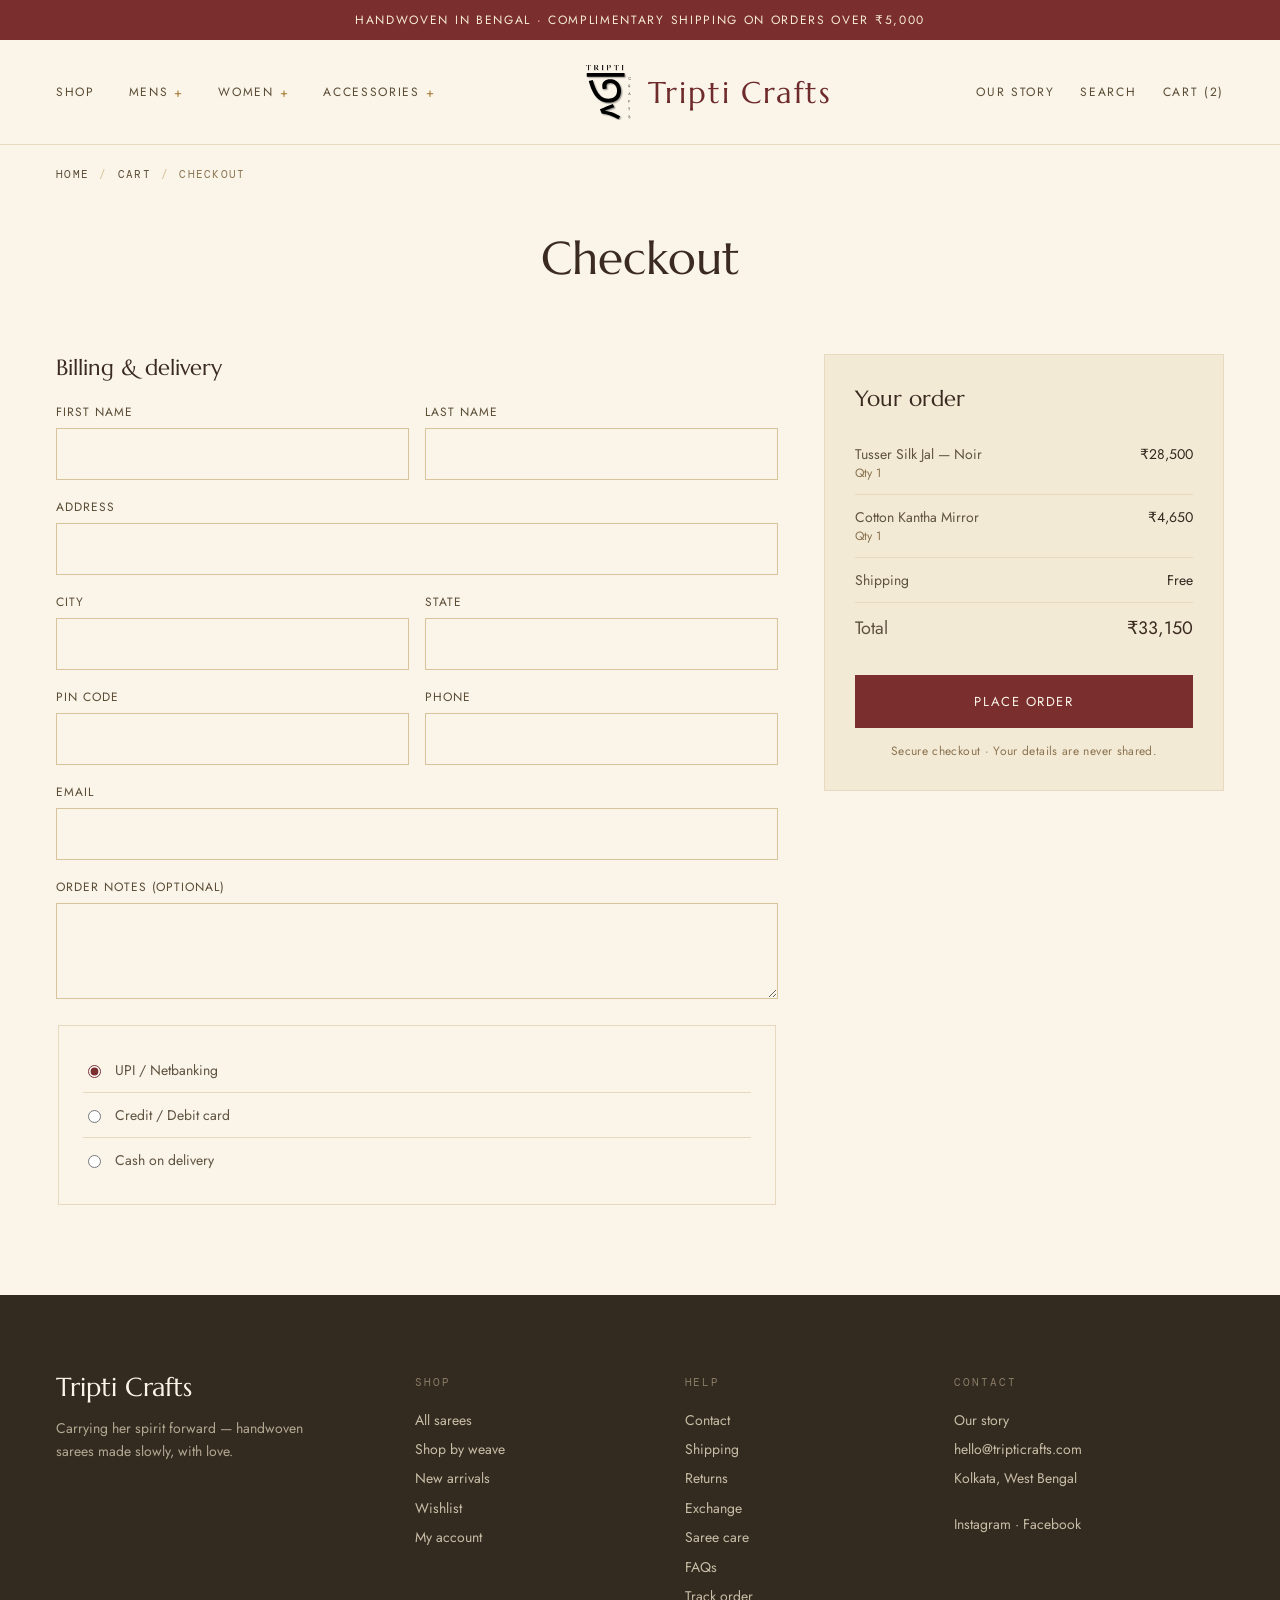
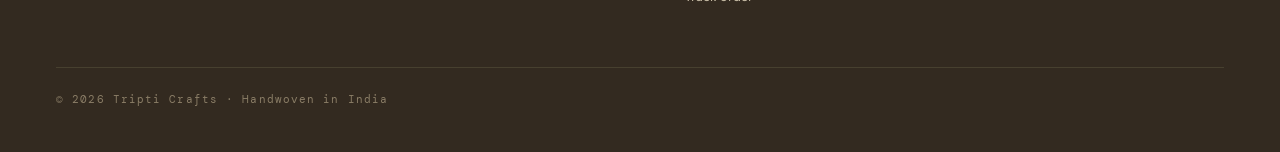
<file: checkout.html>
<!DOCTYPE html>
<html lang="en">
<head>
<meta charset="utf-8">
<meta name="viewport" content="width=device-width, initial-scale=1">
<title>Checkout — Tripti Crafts</title>
<link rel="preconnect" href="https://fonts.googleapis.com">
<link rel="preconnect" href="https://fonts.gstatic.com" crossorigin>
<link href="https://fonts.googleapis.com/css2?family=Marcellus&family=Noto+Serif+Bengali:wght@400;500&family=Jost:wght@300;400;500&family=DM+Mono:wght@400;500&display=swap" rel="stylesheet">
<link rel="stylesheet" href="warm-heritage.css">
</head>
<body>

<div class="announce">Handwoven in Bengal · Complimentary shipping on orders over ₹5,000</div>

<div class="topbar">
  <input type="checkbox" id="nav-toggle" class="nav-toggle" hidden>
  <header class="hdr">
    <label for="nav-toggle" class="hdr__burger" aria-label="Toggle menu">
      <svg class="icon" viewBox="0 0 24 24" fill="none" stroke="currentColor" stroke-width="1.5" stroke-linecap="round" aria-hidden="true"><path d="M3 6h18M3 12h18M3 18h18"/></svg>
    </label>
    <nav class="hdr__nav hdr__nav--left">
      <a href="shop.html">Shop</a>
      <div class="navgroup">
        <input type="checkbox" id="nav-mens" class="navgroup__toggle" hidden>
        <label for="nav-mens" class="navgroup__head">Mens</label>
        <div class="navgroup__menu">
          <a href="shop.html">Panjabi</a>
          <a href="shop.html">Lower</a>
          <a href="shop.html">Johar Coat</a>
          <a href="shop.html">Dhooti</a>
        </div>
      </div>
      <div class="navgroup">
        <input type="checkbox" id="nav-women" class="navgroup__toggle" hidden>
        <label for="nav-women" class="navgroup__head">Women</label>
        <div class="navgroup__menu">
          <a href="shop.html">Sarees</a>
          <a href="shop.html">Kurti</a>
          <a href="shop.html">Kaftan</a>
          <a href="shop.html">Salwar Suits</a>
          <a href="shop.html">Dupatta / Stole</a>
          <a href="shop.html">Ladies Jacket</a>
        </div>
      </div>
      <div class="navgroup">
        <input type="checkbox" id="nav-acc" class="navgroup__toggle" hidden>
        <label for="nav-acc" class="navgroup__head">Accessories</label>
        <div class="navgroup__menu">
          <a href="shop.html">Jewelry</a>
          <a href="shop.html">Bags</a>
        </div>
      </div>
    </nav>
    <a href="index.html" class="hdr__brand"><img src="logo.svg" class="hdr__logo" alt=""><span>Tripti Crafts</span></a>
    <nav class="hdr__nav hdr__nav--right">
      <a href="our-story.html">Our Story</a>
      <a href="shop.html">Search</a>
      <a href="cart.html">Cart (2)</a>
    </nav>
    <div class="hdr__actions">
      <a href="wishlist.html" aria-label="Wishlist">
        <svg class="icon" viewBox="0 0 24 24" fill="none" stroke="currentColor" stroke-width="1.5" stroke-linecap="round" stroke-linejoin="round" aria-hidden="true"><path d="M12 20.5S3.8 15.4 3.8 9.6A4.3 4.3 0 0 1 12 7.7a4.3 4.3 0 0 1 8.2 1.9c0 5.8-8.2 10.9-8.2 10.9Z"/></svg>
      </a>
      <a href="cart.html" aria-label="Cart">
        <svg class="icon" viewBox="0 0 24 24" fill="none" stroke="currentColor" stroke-width="1.5" stroke-linecap="round" stroke-linejoin="round" aria-hidden="true"><path d="M5.5 8h13l-1 11.5a1.5 1.5 0 0 1-1.5 1.4H8a1.5 1.5 0 0 1-1.5-1.4Z"/><path d="M9 8V6.5a3 3 0 1 1 6 0V8"/></svg>
      </a>
    </div>
  </header>

  <div class="msearch">
    <form class="msearch__form" onsubmit="return false">
      <svg class="icon msearch__icon" viewBox="0 0 24 24" fill="none" stroke="currentColor" stroke-width="1.5" stroke-linecap="round" aria-hidden="true"><circle cx="11" cy="11" r="6.5"/><path d="m16 16 4.5 4.5"/></svg>
      <input type="search" placeholder="Search…" aria-label="Search sarees">
    </form>
  </div>

  <nav class="mcats" aria-label="Browse categories">
    <a href="shop.html">Collections</a>
    <a href="shop.html">Mens</a>
    <a href="shop.html">Women</a>
    <a href="shop.html">Accessories</a>
  </nav>
</div>

<main>
<nav class="breadcrumb" aria-label="Breadcrumb"><a href="index.html">Home</a><span class="breadcrumb__sep">/</span><a href="cart.html">Cart</a><span class="breadcrumb__sep">/</span><span>Checkout</span></nav>
  <div class="page-head"><h1 class="page-head__title">Checkout</h1></div>
  <div class="woocommerce">
    <form class="checkout checkout-page" onsubmit="return false">
      <div>
        <h3>Billing &amp; delivery</h3>
        <div class="form-row form-row--split">
          <div><label>First name</label><input class="input" type="text"></div>
          <div><label>Last name</label><input class="input" type="text"></div>
        </div>
        <div class="form-row"><label>Address</label><input class="input" type="text"></div>
        <div class="form-row form-row--split">
          <div><label>City</label><input class="input" type="text"></div>
          <div><label>State</label><input class="input" type="text"></div>
        </div>
        <div class="form-row form-row--split">
          <div><label>PIN code</label><input class="input" type="text"></div>
          <div><label>Phone</label><input class="input" type="tel"></div>
        </div>
        <div class="form-row"><label>Email</label><input class="input" type="email"></div>
        <div class="form-row"><label>Order notes (optional)</label><textarea class="input" rows="3"></textarea></div>

        <fieldset class="payment">
          <label class="pay-option"><input type="radio" name="pay" checked> UPI / Netbanking</label>
          <label class="pay-option"><input type="radio" name="pay"> Credit / Debit card</label>
          <label class="pay-option"><input type="radio" name="pay"> Cash on delivery</label>
        </fieldset>
      </div>
      <aside class="order-review">
        <h3>Your order</h3>
        <div class="order-line"><span class="order-line__name">Tusser Silk Jal — Noir <small>Qty 1</small></span><span>₹28,500</span></div>
        <div class="order-line"><span class="order-line__name">Cotton Kantha Mirror <small>Qty 1</small></span><span>₹4,650</span></div>
        <div class="order-line"><span class="order-line__name">Shipping</span><span>Free</span></div>
        <div class="order-line totals-row--grand" style="border-bottom:0;font-size:18px;color:var(--ink-heading);"><span class="order-line__name">Total</span><span>₹33,150</span></div>
        <button type="submit" class="btn btn--full single_add_to_cart_button" style="margin-top:22px;" onclick="location.href='track-order.html'">Place order</button>
        <p class="newsletter-sec__fine" style="text-align:center;margin-top:14px;">Secure checkout · Your details are never shared.</p>
      </aside>
    </form>
  </div>
</main>

<footer class="footer">
  <div class="footer__grid">
    <div class="footer__brand">
      <div class="footer__wordmark">Tripti Crafts</div>
      <p class="footer__tag">Carrying her spirit forward — handwoven sarees made slowly, with love.</p>
    </div>
    <div class="footer__col">
      <div class="footer__label">Shop</div>
      <div><a href="shop.html">All sarees</a></div>
      <div><a href="shop.html">Shop by weave</a></div>
      <div><a href="shop.html">New arrivals</a></div>
      <div><a href="wishlist.html">Wishlist</a></div>
      <div><a href="my-account.html">My account</a></div>
    </div>
    <div class="footer__col">
      <div class="footer__label">Help</div>
      <div><a href="contact.html">Contact</a></div>
      <div><a href="shipping.html">Shipping</a></div>
      <div><a href="returns.html">Returns</a></div>
      <div><a href="exchange.html">Exchange</a></div>
      <div><a href="saree-care.html">Saree care</a></div>
      <div><a href="faq.html">FAQs</a></div>
      <div><a href="track-order.html">Track order</a></div>
    </div>
    <div class="footer__col">
      <div class="footer__label">Contact</div>
      <div><a href="our-story.html">Our story</a></div>
      <div>hello@tripticrafts.com</div>
      <div>Kolkata, West Bengal</div>
      <div class="footer__social"><a href="#">Instagram</a> · <a href="#">Facebook</a></div>
    </div>
  </div>
  <div class="footer__copy">© 2026 Tripti Crafts · Handwoven in India</div>
</footer>

<nav class="appbar" aria-label="Quick navigation">
  <a class="appbar__item" href="my-account.html">
    <svg class="icon" viewBox="0 0 24 24" fill="none" stroke="currentColor" stroke-width="1.5" stroke-linecap="round" stroke-linejoin="round" aria-hidden="true"><circle cx="12" cy="8" r="3.5"/><path d="M4.5 20a7.5 7.5 0 0 1 15 0"/></svg>
    <span>Login</span>
  </a>
  <a class="appbar__item" href="shop.html">
    <svg class="icon" viewBox="0 0 24 24" fill="none" stroke="currentColor" stroke-width="1.5" aria-hidden="true"><rect x="3.5" y="3.5" width="7" height="7"/><rect x="13.5" y="3.5" width="7" height="7"/><rect x="3.5" y="13.5" width="7" height="7"/><rect x="13.5" y="13.5" width="7" height="7"/></svg>
    <span>Categories</span>
  </a>
  <a class="appbar__item appbar__item--center" href="shop.html" aria-label="Search">
    <span class="appbar__fab">
      <svg class="icon" viewBox="0 0 24 24" fill="none" stroke="currentColor" stroke-width="1.6" stroke-linecap="round" aria-hidden="true"><circle cx="11" cy="11" r="6.5"/><path d="m16 16 4.5 4.5"/></svg>
    </span>
    <span>Search</span>
  </a>
  <a class="appbar__item" href="wishlist.html">
    <svg class="icon" viewBox="0 0 24 24" fill="none" stroke="currentColor" stroke-width="1.5" stroke-linecap="round" stroke-linejoin="round" aria-hidden="true"><path d="M12 20.5S3.8 15.4 3.8 9.6A4.3 4.3 0 0 1 12 7.7a4.3 4.3 0 0 1 8.2 1.9c0 5.8-8.2 10.9-8.2 10.9Z"/></svg>
    <span>Wishlist</span>
  </a>
  <a class="appbar__item" href="cart.html">
    <svg class="icon" viewBox="0 0 24 24" fill="none" stroke="currentColor" stroke-width="1.5" stroke-linecap="round" stroke-linejoin="round" aria-hidden="true"><path d="M5.5 8h13l-1 11.5a1.5 1.5 0 0 1-1.5 1.4H8a1.5 1.5 0 0 1-1.5-1.4Z"/><path d="M9 8V6.5a3 3 0 1 1 6 0V8"/></svg>
    <span>Cart</span>
  </a>
</nav>

<script>
(function () {
  var bar = document.querySelector('.appbar');
  if (!bar) return;
  var last = window.pageYOffset;
  var THRESHOLD = 8, REVEAL_AT = 90;
  window.addEventListener('scroll', function () {
    var y = window.pageYOffset, dy = y - last;
    if (Math.abs(dy) < THRESHOLD) return;
    last = y;
    bar.classList.toggle('appbar--hidden', y > REVEAL_AT && dy > 0);
  }, { passive: true });
})();

</script>
<script src="scroll-hint.js"></script>
</body>
</html>
</file>
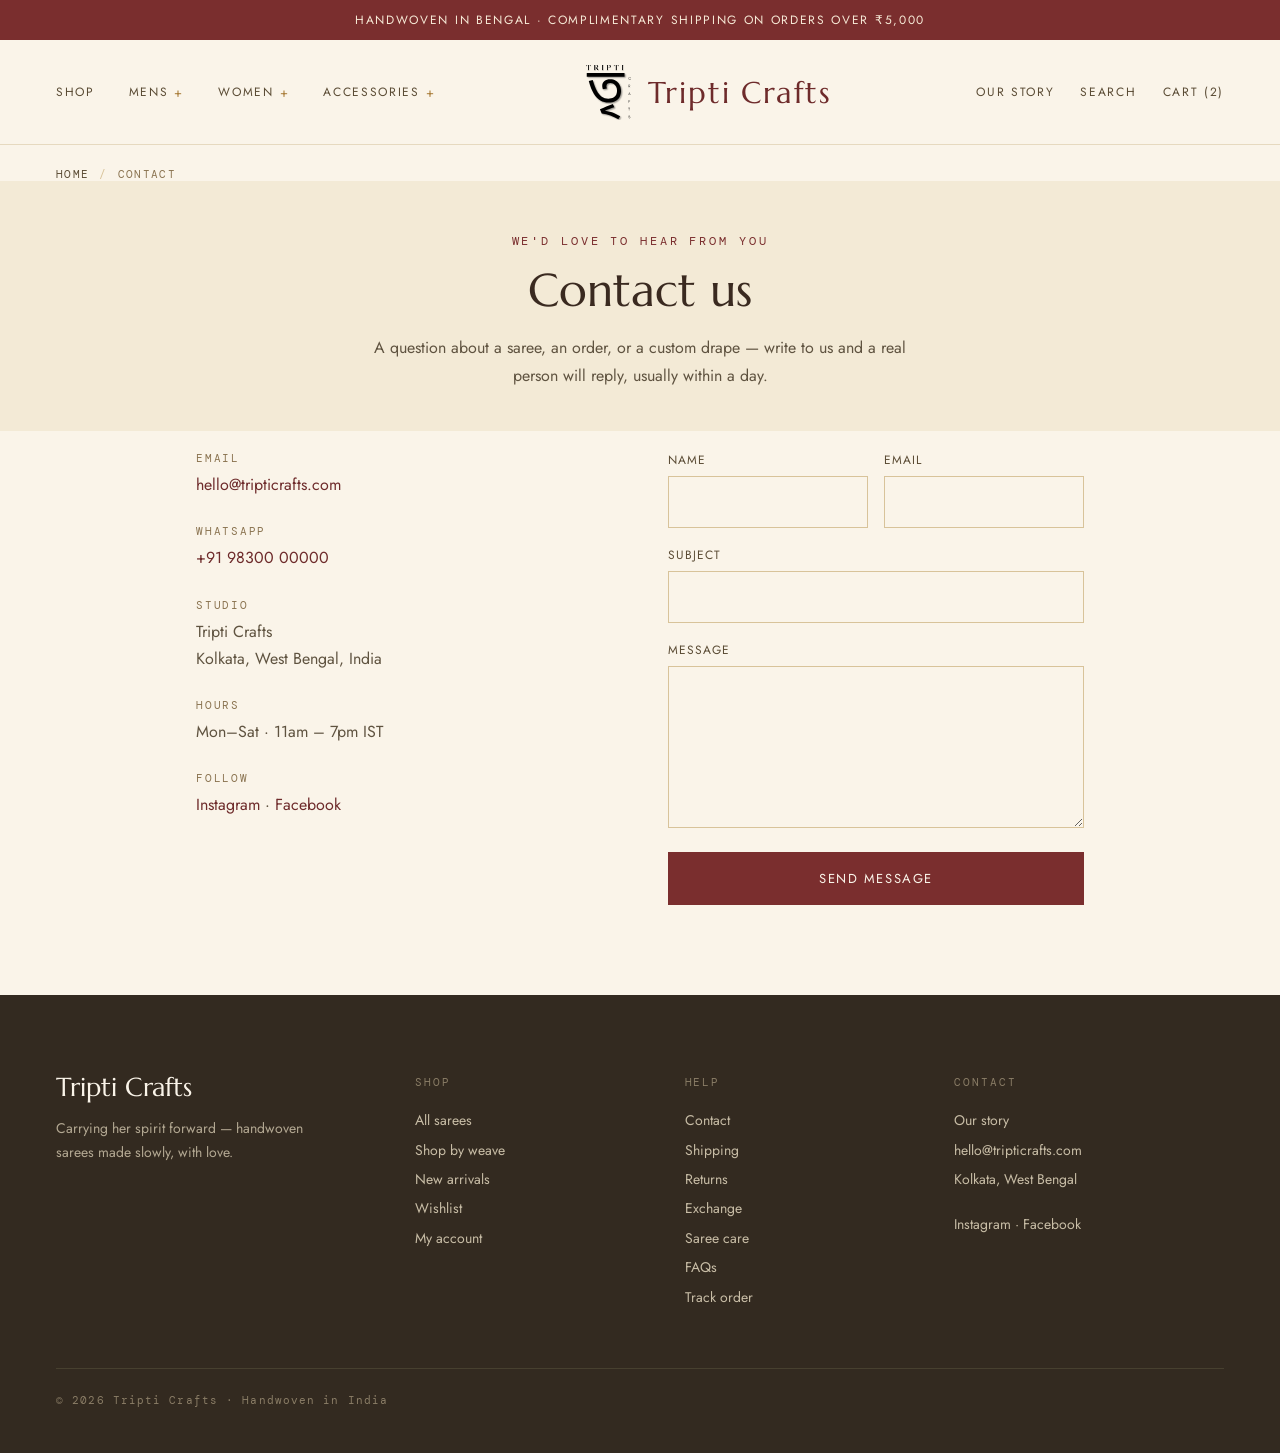
<file: contact.html>
<!DOCTYPE html>
<html lang="en">
<head>
<meta charset="utf-8">
<meta name="viewport" content="width=device-width, initial-scale=1">
<title>Contact — Tripti Crafts</title>
<link rel="preconnect" href="https://fonts.googleapis.com">
<link rel="preconnect" href="https://fonts.gstatic.com" crossorigin>
<link href="https://fonts.googleapis.com/css2?family=Marcellus&family=Noto+Serif+Bengali:wght@400;500&family=Jost:wght@300;400;500&family=DM+Mono:wght@400;500&display=swap" rel="stylesheet">
<link rel="stylesheet" href="warm-heritage.css">
</head>
<body>

<div class="announce">Handwoven in Bengal · Complimentary shipping on orders over ₹5,000</div>

<div class="topbar">
  <input type="checkbox" id="nav-toggle" class="nav-toggle" hidden>
  <header class="hdr">
    <label for="nav-toggle" class="hdr__burger" aria-label="Toggle menu">
      <svg class="icon" viewBox="0 0 24 24" fill="none" stroke="currentColor" stroke-width="1.5" stroke-linecap="round" aria-hidden="true"><path d="M3 6h18M3 12h18M3 18h18"/></svg>
    </label>
    <nav class="hdr__nav hdr__nav--left">
      <a href="shop.html">Shop</a>
      <div class="navgroup">
        <input type="checkbox" id="nav-mens" class="navgroup__toggle" hidden>
        <label for="nav-mens" class="navgroup__head">Mens</label>
        <div class="navgroup__menu">
          <a href="shop.html">Panjabi</a>
          <a href="shop.html">Lower</a>
          <a href="shop.html">Johar Coat</a>
          <a href="shop.html">Dhooti</a>
        </div>
      </div>
      <div class="navgroup">
        <input type="checkbox" id="nav-women" class="navgroup__toggle" hidden>
        <label for="nav-women" class="navgroup__head">Women</label>
        <div class="navgroup__menu">
          <a href="shop.html">Sarees</a>
          <a href="shop.html">Kurti</a>
          <a href="shop.html">Kaftan</a>
          <a href="shop.html">Salwar Suits</a>
          <a href="shop.html">Dupatta / Stole</a>
          <a href="shop.html">Ladies Jacket</a>
        </div>
      </div>
      <div class="navgroup">
        <input type="checkbox" id="nav-acc" class="navgroup__toggle" hidden>
        <label for="nav-acc" class="navgroup__head">Accessories</label>
        <div class="navgroup__menu">
          <a href="shop.html">Jewelry</a>
          <a href="shop.html">Bags</a>
        </div>
      </div>
    </nav>
    <a href="index.html" class="hdr__brand"><img src="logo.svg" class="hdr__logo" alt=""><span>Tripti Crafts</span></a>
    <nav class="hdr__nav hdr__nav--right">
      <a href="our-story.html">Our Story</a>
      <a href="shop.html">Search</a>
      <a href="cart.html">Cart (2)</a>
    </nav>
    <div class="hdr__actions">
      <a href="wishlist.html" aria-label="Wishlist">
        <svg class="icon" viewBox="0 0 24 24" fill="none" stroke="currentColor" stroke-width="1.5" stroke-linecap="round" stroke-linejoin="round" aria-hidden="true"><path d="M12 20.5S3.8 15.4 3.8 9.6A4.3 4.3 0 0 1 12 7.7a4.3 4.3 0 0 1 8.2 1.9c0 5.8-8.2 10.9-8.2 10.9Z"/></svg>
      </a>
      <a href="cart.html" aria-label="Cart">
        <svg class="icon" viewBox="0 0 24 24" fill="none" stroke="currentColor" stroke-width="1.5" stroke-linecap="round" stroke-linejoin="round" aria-hidden="true"><path d="M5.5 8h13l-1 11.5a1.5 1.5 0 0 1-1.5 1.4H8a1.5 1.5 0 0 1-1.5-1.4Z"/><path d="M9 8V6.5a3 3 0 1 1 6 0V8"/></svg>
      </a>
    </div>
  </header>

  <div class="msearch">
    <form class="msearch__form" onsubmit="return false">
      <svg class="icon msearch__icon" viewBox="0 0 24 24" fill="none" stroke="currentColor" stroke-width="1.5" stroke-linecap="round" aria-hidden="true"><circle cx="11" cy="11" r="6.5"/><path d="m16 16 4.5 4.5"/></svg>
      <input type="search" placeholder="Search…" aria-label="Search sarees">
    </form>
  </div>

  <nav class="mcats" aria-label="Browse categories">
    <a href="shop.html">Collections</a>
    <a href="shop.html">Mens</a>
    <a href="shop.html">Women</a>
    <a href="shop.html">Accessories</a>
  </nav>
</div>

<main>
<nav class="breadcrumb" aria-label="Breadcrumb"><a href="index.html">Home</a><span class="breadcrumb__sep">/</span><span>Contact</span></nav>
  <div class="page-head page-head--warm">
    <p class="eyebrow eyebrow--accent">We'd love to hear from you</p>
    <h1 class="page-head__title">Contact us</h1>
    <p class="page-head__lead">A question about a saree, an order, or a custom drape — write to us and a real person will reply, usually within a day.</p>
  </div>
  <div class="contact-layout">
    <div class="contact-info">
      <div class="contact-info__item">
        <p class="contact-info__label">Email</p>
        <p class="contact-info__val"><a href="mailto:hello@tripticrafts.com">hello@tripticrafts.com</a></p>
      </div>
      <div class="contact-info__item">
        <p class="contact-info__label">WhatsApp</p>
        <p class="contact-info__val"><a href="#">+91 98300 00000</a></p>
      </div>
      <div class="contact-info__item">
        <p class="contact-info__label">Studio</p>
        <p class="contact-info__val">Tripti Crafts<br>Kolkata, West Bengal, India</p>
      </div>
      <div class="contact-info__item">
        <p class="contact-info__label">Hours</p>
        <p class="contact-info__val">Mon–Sat · 11am – 7pm IST</p>
      </div>
      <div class="contact-info__item">
        <p class="contact-info__label">Follow</p>
        <p class="contact-info__val"><a href="#">Instagram</a> · <a href="#">Facebook</a></p>
      </div>
    </div>
    <form class="checkout" onsubmit="return false">
      <div class="form-row form-row--split">
        <div><label>Name</label><input class="input" type="text"></div>
        <div><label>Email</label><input class="input" type="email"></div>
      </div>
      <div class="form-row"><label>Subject</label><input class="input" type="text"></div>
      <div class="form-row"><label>Message</label><textarea class="input" rows="6"></textarea></div>
      <button type="submit" class="btn btn--full single_add_to_cart_button">Send message</button>
    </form>
  </div>
</main>

<footer class="footer">
  <div class="footer__grid">
    <div class="footer__brand">
      <div class="footer__wordmark">Tripti Crafts</div>
      <p class="footer__tag">Carrying her spirit forward — handwoven sarees made slowly, with love.</p>
    </div>
    <div class="footer__col">
      <div class="footer__label">Shop</div>
      <div><a href="shop.html">All sarees</a></div>
      <div><a href="shop.html">Shop by weave</a></div>
      <div><a href="shop.html">New arrivals</a></div>
      <div><a href="wishlist.html">Wishlist</a></div>
      <div><a href="my-account.html">My account</a></div>
    </div>
    <div class="footer__col">
      <div class="footer__label">Help</div>
      <div><a href="contact.html">Contact</a></div>
      <div><a href="shipping.html">Shipping</a></div>
      <div><a href="returns.html">Returns</a></div>
      <div><a href="exchange.html">Exchange</a></div>
      <div><a href="saree-care.html">Saree care</a></div>
      <div><a href="faq.html">FAQs</a></div>
      <div><a href="track-order.html">Track order</a></div>
    </div>
    <div class="footer__col">
      <div class="footer__label">Contact</div>
      <div><a href="our-story.html">Our story</a></div>
      <div>hello@tripticrafts.com</div>
      <div>Kolkata, West Bengal</div>
      <div class="footer__social"><a href="#">Instagram</a> · <a href="#">Facebook</a></div>
    </div>
  </div>
  <div class="footer__copy">© 2026 Tripti Crafts · Handwoven in India</div>
</footer>

<nav class="appbar" aria-label="Quick navigation">
  <a class="appbar__item" href="my-account.html">
    <svg class="icon" viewBox="0 0 24 24" fill="none" stroke="currentColor" stroke-width="1.5" stroke-linecap="round" stroke-linejoin="round" aria-hidden="true"><circle cx="12" cy="8" r="3.5"/><path d="M4.5 20a7.5 7.5 0 0 1 15 0"/></svg>
    <span>Login</span>
  </a>
  <a class="appbar__item" href="shop.html">
    <svg class="icon" viewBox="0 0 24 24" fill="none" stroke="currentColor" stroke-width="1.5" aria-hidden="true"><rect x="3.5" y="3.5" width="7" height="7"/><rect x="13.5" y="3.5" width="7" height="7"/><rect x="3.5" y="13.5" width="7" height="7"/><rect x="13.5" y="13.5" width="7" height="7"/></svg>
    <span>Categories</span>
  </a>
  <a class="appbar__item appbar__item--center" href="shop.html" aria-label="Search">
    <span class="appbar__fab">
      <svg class="icon" viewBox="0 0 24 24" fill="none" stroke="currentColor" stroke-width="1.6" stroke-linecap="round" aria-hidden="true"><circle cx="11" cy="11" r="6.5"/><path d="m16 16 4.5 4.5"/></svg>
    </span>
    <span>Search</span>
  </a>
  <a class="appbar__item" href="wishlist.html">
    <svg class="icon" viewBox="0 0 24 24" fill="none" stroke="currentColor" stroke-width="1.5" stroke-linecap="round" stroke-linejoin="round" aria-hidden="true"><path d="M12 20.5S3.8 15.4 3.8 9.6A4.3 4.3 0 0 1 12 7.7a4.3 4.3 0 0 1 8.2 1.9c0 5.8-8.2 10.9-8.2 10.9Z"/></svg>
    <span>Wishlist</span>
  </a>
  <a class="appbar__item" href="cart.html">
    <svg class="icon" viewBox="0 0 24 24" fill="none" stroke="currentColor" stroke-width="1.5" stroke-linecap="round" stroke-linejoin="round" aria-hidden="true"><path d="M5.5 8h13l-1 11.5a1.5 1.5 0 0 1-1.5 1.4H8a1.5 1.5 0 0 1-1.5-1.4Z"/><path d="M9 8V6.5a3 3 0 1 1 6 0V8"/></svg>
    <span>Cart</span>
  </a>
</nav>

<script>
(function () {
  var bar = document.querySelector('.appbar');
  if (!bar) return;
  var last = window.pageYOffset;
  var THRESHOLD = 8, REVEAL_AT = 90;
  window.addEventListener('scroll', function () {
    var y = window.pageYOffset, dy = y - last;
    if (Math.abs(dy) < THRESHOLD) return;
    last = y;
    bar.classList.toggle('appbar--hidden', y > REVEAL_AT && dy > 0);
  }, { passive: true });
})();

</script>
<script src="scroll-hint.js"></script>
</body>
</html>
</file>
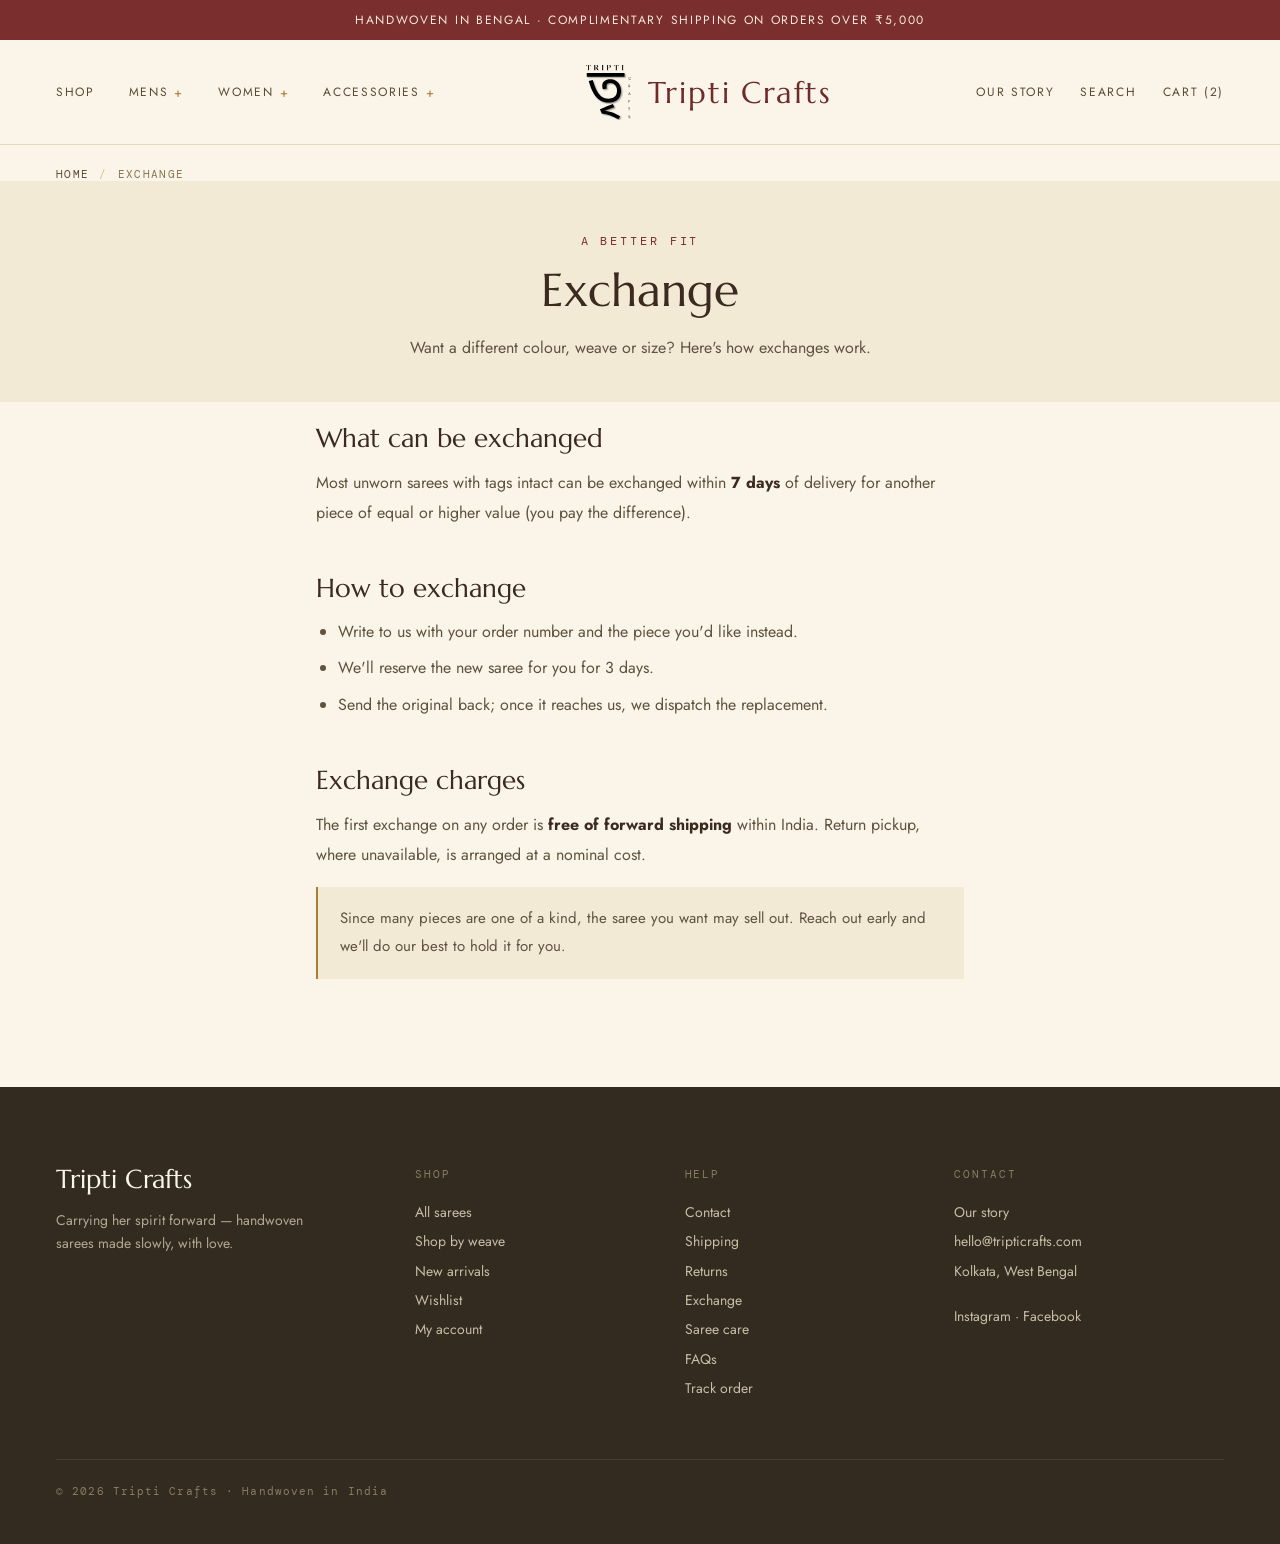
<file: exchange.html>
<!DOCTYPE html>
<html lang="en">
<head>
<meta charset="utf-8">
<meta name="viewport" content="width=device-width, initial-scale=1">
<title>Exchange — Tripti Crafts</title>
<link rel="preconnect" href="https://fonts.googleapis.com">
<link rel="preconnect" href="https://fonts.gstatic.com" crossorigin>
<link href="https://fonts.googleapis.com/css2?family=Marcellus&family=Noto+Serif+Bengali:wght@400;500&family=Jost:wght@300;400;500&family=DM+Mono:wght@400;500&display=swap" rel="stylesheet">
<link rel="stylesheet" href="warm-heritage.css">
</head>
<body>

<div class="announce">Handwoven in Bengal · Complimentary shipping on orders over ₹5,000</div>

<div class="topbar">
  <input type="checkbox" id="nav-toggle" class="nav-toggle" hidden>
  <header class="hdr">
    <label for="nav-toggle" class="hdr__burger" aria-label="Toggle menu">
      <svg class="icon" viewBox="0 0 24 24" fill="none" stroke="currentColor" stroke-width="1.5" stroke-linecap="round" aria-hidden="true"><path d="M3 6h18M3 12h18M3 18h18"/></svg>
    </label>
    <nav class="hdr__nav hdr__nav--left">
      <a href="shop.html">Shop</a>
      <div class="navgroup">
        <input type="checkbox" id="nav-mens" class="navgroup__toggle" hidden>
        <label for="nav-mens" class="navgroup__head">Mens</label>
        <div class="navgroup__menu">
          <a href="shop.html">Panjabi</a>
          <a href="shop.html">Lower</a>
          <a href="shop.html">Johar Coat</a>
          <a href="shop.html">Dhooti</a>
        </div>
      </div>
      <div class="navgroup">
        <input type="checkbox" id="nav-women" class="navgroup__toggle" hidden>
        <label for="nav-women" class="navgroup__head">Women</label>
        <div class="navgroup__menu">
          <a href="shop.html">Sarees</a>
          <a href="shop.html">Kurti</a>
          <a href="shop.html">Kaftan</a>
          <a href="shop.html">Salwar Suits</a>
          <a href="shop.html">Dupatta / Stole</a>
          <a href="shop.html">Ladies Jacket</a>
        </div>
      </div>
      <div class="navgroup">
        <input type="checkbox" id="nav-acc" class="navgroup__toggle" hidden>
        <label for="nav-acc" class="navgroup__head">Accessories</label>
        <div class="navgroup__menu">
          <a href="shop.html">Jewelry</a>
          <a href="shop.html">Bags</a>
        </div>
      </div>
    </nav>
    <a href="index.html" class="hdr__brand"><img src="logo.svg" class="hdr__logo" alt=""><span>Tripti Crafts</span></a>
    <nav class="hdr__nav hdr__nav--right">
      <a href="our-story.html">Our Story</a>
      <a href="shop.html">Search</a>
      <a href="cart.html">Cart (2)</a>
    </nav>
    <div class="hdr__actions">
      <a href="wishlist.html" aria-label="Wishlist">
        <svg class="icon" viewBox="0 0 24 24" fill="none" stroke="currentColor" stroke-width="1.5" stroke-linecap="round" stroke-linejoin="round" aria-hidden="true"><path d="M12 20.5S3.8 15.4 3.8 9.6A4.3 4.3 0 0 1 12 7.7a4.3 4.3 0 0 1 8.2 1.9c0 5.8-8.2 10.9-8.2 10.9Z"/></svg>
      </a>
      <a href="cart.html" aria-label="Cart">
        <svg class="icon" viewBox="0 0 24 24" fill="none" stroke="currentColor" stroke-width="1.5" stroke-linecap="round" stroke-linejoin="round" aria-hidden="true"><path d="M5.5 8h13l-1 11.5a1.5 1.5 0 0 1-1.5 1.4H8a1.5 1.5 0 0 1-1.5-1.4Z"/><path d="M9 8V6.5a3 3 0 1 1 6 0V8"/></svg>
      </a>
    </div>
  </header>

  <div class="msearch">
    <form class="msearch__form" onsubmit="return false">
      <svg class="icon msearch__icon" viewBox="0 0 24 24" fill="none" stroke="currentColor" stroke-width="1.5" stroke-linecap="round" aria-hidden="true"><circle cx="11" cy="11" r="6.5"/><path d="m16 16 4.5 4.5"/></svg>
      <input type="search" placeholder="Search…" aria-label="Search sarees">
    </form>
  </div>

  <nav class="mcats" aria-label="Browse categories">
    <a href="shop.html">Collections</a>
    <a href="shop.html">Mens</a>
    <a href="shop.html">Women</a>
    <a href="shop.html">Accessories</a>
  </nav>
</div>

<main>
<nav class="breadcrumb" aria-label="Breadcrumb"><a href="index.html">Home</a><span class="breadcrumb__sep">/</span><span>Exchange</span></nav>
  <div class="page-head page-head--warm">
    <p class="eyebrow eyebrow--accent">A better fit</p>
    <h1 class="page-head__title">Exchange</h1>
    <p class="page-head__lead">Want a different colour, weave or size? Here's how exchanges work.</p>
  </div>
  <div class="prose">

    <h2>What can be exchanged</h2>
    <p>Most unworn sarees with tags intact can be exchanged within <strong>7 days</strong> of delivery for another piece of equal or higher value (you pay the difference).</p>
    <h2>How to exchange</h2>
    <ul>
      <li>Write to us with your order number and the piece you'd like instead.</li>
      <li>We'll reserve the new saree for you for 3 days.</li>
      <li>Send the original back; once it reaches us, we dispatch the replacement.</li>
    </ul>
    <h2>Exchange charges</h2>
    <p>The first exchange on any order is <strong>free of forward shipping</strong> within India. Return pickup, where unavailable, is arranged at a nominal cost.</p>
    <p class="note">Since many pieces are one of a kind, the saree you want may sell out. Reach out early and we'll do our best to hold it for you.</p>

  </div>
</main>

<footer class="footer">
  <div class="footer__grid">
    <div class="footer__brand">
      <div class="footer__wordmark">Tripti Crafts</div>
      <p class="footer__tag">Carrying her spirit forward — handwoven sarees made slowly, with love.</p>
    </div>
    <div class="footer__col">
      <div class="footer__label">Shop</div>
      <div><a href="shop.html">All sarees</a></div>
      <div><a href="shop.html">Shop by weave</a></div>
      <div><a href="shop.html">New arrivals</a></div>
      <div><a href="wishlist.html">Wishlist</a></div>
      <div><a href="my-account.html">My account</a></div>
    </div>
    <div class="footer__col">
      <div class="footer__label">Help</div>
      <div><a href="contact.html">Contact</a></div>
      <div><a href="shipping.html">Shipping</a></div>
      <div><a href="returns.html">Returns</a></div>
      <div><a href="exchange.html">Exchange</a></div>
      <div><a href="saree-care.html">Saree care</a></div>
      <div><a href="faq.html">FAQs</a></div>
      <div><a href="track-order.html">Track order</a></div>
    </div>
    <div class="footer__col">
      <div class="footer__label">Contact</div>
      <div><a href="our-story.html">Our story</a></div>
      <div>hello@tripticrafts.com</div>
      <div>Kolkata, West Bengal</div>
      <div class="footer__social"><a href="#">Instagram</a> · <a href="#">Facebook</a></div>
    </div>
  </div>
  <div class="footer__copy">© 2026 Tripti Crafts · Handwoven in India</div>
</footer>

<nav class="appbar" aria-label="Quick navigation">
  <a class="appbar__item" href="my-account.html">
    <svg class="icon" viewBox="0 0 24 24" fill="none" stroke="currentColor" stroke-width="1.5" stroke-linecap="round" stroke-linejoin="round" aria-hidden="true"><circle cx="12" cy="8" r="3.5"/><path d="M4.5 20a7.5 7.5 0 0 1 15 0"/></svg>
    <span>Login</span>
  </a>
  <a class="appbar__item" href="shop.html">
    <svg class="icon" viewBox="0 0 24 24" fill="none" stroke="currentColor" stroke-width="1.5" aria-hidden="true"><rect x="3.5" y="3.5" width="7" height="7"/><rect x="13.5" y="3.5" width="7" height="7"/><rect x="3.5" y="13.5" width="7" height="7"/><rect x="13.5" y="13.5" width="7" height="7"/></svg>
    <span>Categories</span>
  </a>
  <a class="appbar__item appbar__item--center" href="shop.html" aria-label="Search">
    <span class="appbar__fab">
      <svg class="icon" viewBox="0 0 24 24" fill="none" stroke="currentColor" stroke-width="1.6" stroke-linecap="round" aria-hidden="true"><circle cx="11" cy="11" r="6.5"/><path d="m16 16 4.5 4.5"/></svg>
    </span>
    <span>Search</span>
  </a>
  <a class="appbar__item" href="wishlist.html">
    <svg class="icon" viewBox="0 0 24 24" fill="none" stroke="currentColor" stroke-width="1.5" stroke-linecap="round" stroke-linejoin="round" aria-hidden="true"><path d="M12 20.5S3.8 15.4 3.8 9.6A4.3 4.3 0 0 1 12 7.7a4.3 4.3 0 0 1 8.2 1.9c0 5.8-8.2 10.9-8.2 10.9Z"/></svg>
    <span>Wishlist</span>
  </a>
  <a class="appbar__item" href="cart.html">
    <svg class="icon" viewBox="0 0 24 24" fill="none" stroke="currentColor" stroke-width="1.5" stroke-linecap="round" stroke-linejoin="round" aria-hidden="true"><path d="M5.5 8h13l-1 11.5a1.5 1.5 0 0 1-1.5 1.4H8a1.5 1.5 0 0 1-1.5-1.4Z"/><path d="M9 8V6.5a3 3 0 1 1 6 0V8"/></svg>
    <span>Cart</span>
  </a>
</nav>

<script>
(function () {
  var bar = document.querySelector('.appbar');
  if (!bar) return;
  var last = window.pageYOffset;
  var THRESHOLD = 8, REVEAL_AT = 90;
  window.addEventListener('scroll', function () {
    var y = window.pageYOffset, dy = y - last;
    if (Math.abs(dy) < THRESHOLD) return;
    last = y;
    bar.classList.toggle('appbar--hidden', y > REVEAL_AT && dy > 0);
  }, { passive: true });
})();

</script>
<script src="scroll-hint.js"></script>
</body>
</html>
</file>
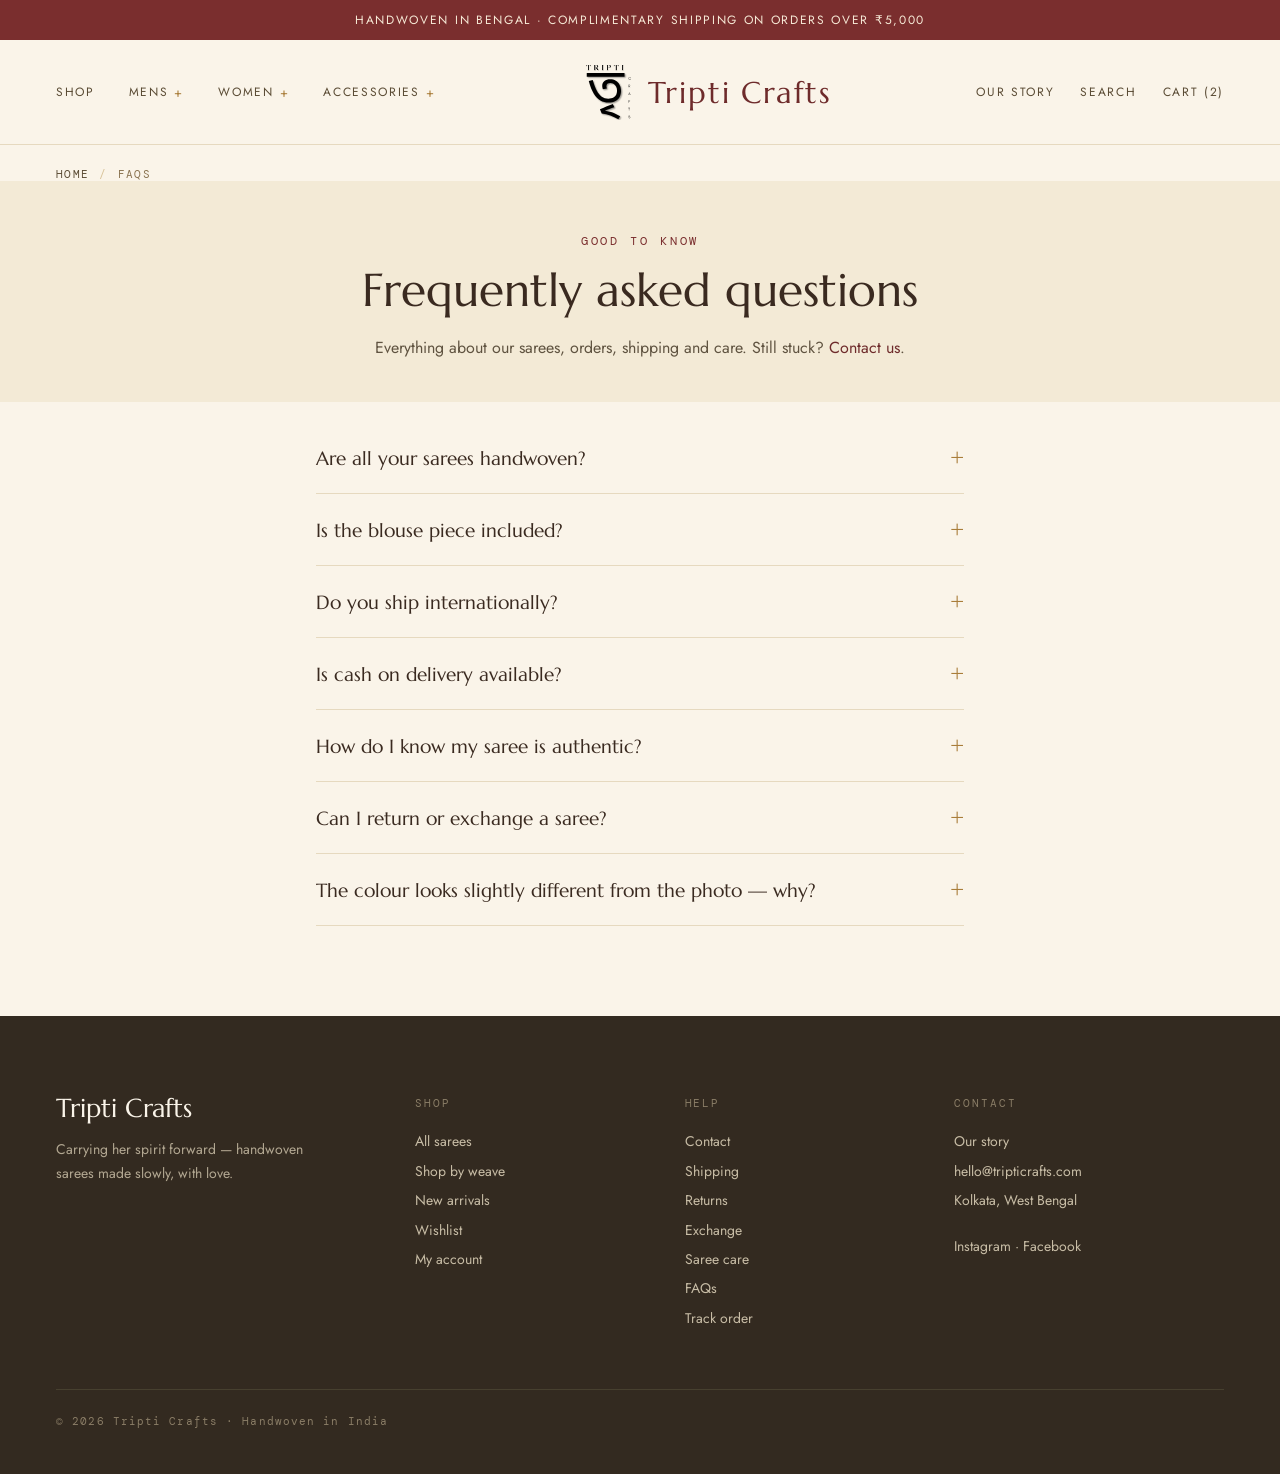
<file: faq.html>
<!DOCTYPE html>
<html lang="en">
<head>
<meta charset="utf-8">
<meta name="viewport" content="width=device-width, initial-scale=1">
<title>FAQs — Tripti Crafts</title>
<link rel="preconnect" href="https://fonts.googleapis.com">
<link rel="preconnect" href="https://fonts.gstatic.com" crossorigin>
<link href="https://fonts.googleapis.com/css2?family=Marcellus&family=Noto+Serif+Bengali:wght@400;500&family=Jost:wght@300;400;500&family=DM+Mono:wght@400;500&display=swap" rel="stylesheet">
<link rel="stylesheet" href="warm-heritage.css">
</head>
<body>

<div class="announce">Handwoven in Bengal · Complimentary shipping on orders over ₹5,000</div>

<div class="topbar">
  <input type="checkbox" id="nav-toggle" class="nav-toggle" hidden>
  <header class="hdr">
    <label for="nav-toggle" class="hdr__burger" aria-label="Toggle menu">
      <svg class="icon" viewBox="0 0 24 24" fill="none" stroke="currentColor" stroke-width="1.5" stroke-linecap="round" aria-hidden="true"><path d="M3 6h18M3 12h18M3 18h18"/></svg>
    </label>
    <nav class="hdr__nav hdr__nav--left">
      <a href="shop.html">Shop</a>
      <div class="navgroup">
        <input type="checkbox" id="nav-mens" class="navgroup__toggle" hidden>
        <label for="nav-mens" class="navgroup__head">Mens</label>
        <div class="navgroup__menu">
          <a href="shop.html">Panjabi</a>
          <a href="shop.html">Lower</a>
          <a href="shop.html">Johar Coat</a>
          <a href="shop.html">Dhooti</a>
        </div>
      </div>
      <div class="navgroup">
        <input type="checkbox" id="nav-women" class="navgroup__toggle" hidden>
        <label for="nav-women" class="navgroup__head">Women</label>
        <div class="navgroup__menu">
          <a href="shop.html">Sarees</a>
          <a href="shop.html">Kurti</a>
          <a href="shop.html">Kaftan</a>
          <a href="shop.html">Salwar Suits</a>
          <a href="shop.html">Dupatta / Stole</a>
          <a href="shop.html">Ladies Jacket</a>
        </div>
      </div>
      <div class="navgroup">
        <input type="checkbox" id="nav-acc" class="navgroup__toggle" hidden>
        <label for="nav-acc" class="navgroup__head">Accessories</label>
        <div class="navgroup__menu">
          <a href="shop.html">Jewelry</a>
          <a href="shop.html">Bags</a>
        </div>
      </div>
    </nav>
    <a href="index.html" class="hdr__brand"><img src="logo.svg" class="hdr__logo" alt=""><span>Tripti Crafts</span></a>
    <nav class="hdr__nav hdr__nav--right">
      <a href="our-story.html">Our Story</a>
      <a href="shop.html">Search</a>
      <a href="cart.html">Cart (2)</a>
    </nav>
    <div class="hdr__actions">
      <a href="wishlist.html" aria-label="Wishlist">
        <svg class="icon" viewBox="0 0 24 24" fill="none" stroke="currentColor" stroke-width="1.5" stroke-linecap="round" stroke-linejoin="round" aria-hidden="true"><path d="M12 20.5S3.8 15.4 3.8 9.6A4.3 4.3 0 0 1 12 7.7a4.3 4.3 0 0 1 8.2 1.9c0 5.8-8.2 10.9-8.2 10.9Z"/></svg>
      </a>
      <a href="cart.html" aria-label="Cart">
        <svg class="icon" viewBox="0 0 24 24" fill="none" stroke="currentColor" stroke-width="1.5" stroke-linecap="round" stroke-linejoin="round" aria-hidden="true"><path d="M5.5 8h13l-1 11.5a1.5 1.5 0 0 1-1.5 1.4H8a1.5 1.5 0 0 1-1.5-1.4Z"/><path d="M9 8V6.5a3 3 0 1 1 6 0V8"/></svg>
      </a>
    </div>
  </header>

  <div class="msearch">
    <form class="msearch__form" onsubmit="return false">
      <svg class="icon msearch__icon" viewBox="0 0 24 24" fill="none" stroke="currentColor" stroke-width="1.5" stroke-linecap="round" aria-hidden="true"><circle cx="11" cy="11" r="6.5"/><path d="m16 16 4.5 4.5"/></svg>
      <input type="search" placeholder="Search…" aria-label="Search sarees">
    </form>
  </div>

  <nav class="mcats" aria-label="Browse categories">
    <a href="shop.html">Collections</a>
    <a href="shop.html">Mens</a>
    <a href="shop.html">Women</a>
    <a href="shop.html">Accessories</a>
  </nav>
</div>

<main>
<nav class="breadcrumb" aria-label="Breadcrumb"><a href="index.html">Home</a><span class="breadcrumb__sep">/</span><span>FAQs</span></nav>
  <div class="page-head page-head--warm">
    <p class="eyebrow eyebrow--accent">Good to know</p>
    <h1 class="page-head__title">Frequently asked questions</h1>
    <p class="page-head__lead">Everything about our sarees, orders, shipping and care. Still stuck? <a href="contact.html">Contact us</a>.</p>
  </div>
  <div class="faq">
    <details class="faq__item">
      <summary>Are all your sarees handwoven?</summary>
      <p>Yes. Every Tripti Crafts saree is woven by hand on traditional looms by artisan weaver families. We never sell power-loom pieces.</p>
    </details>
    <details class="faq__item">
      <summary>Is the blouse piece included?</summary>
      <p>Most sarees come with a running blouse piece attached, noted on each product page under 'Blouse'. Stitching to measurement can be arranged on request.</p>
    </details>
    <details class="faq__item">
      <summary>Do you ship internationally?</summary>
      <p>Yes, we ship worldwide. International charges are calculated at checkout and delivery usually takes 7–14 working days.</p>
    </details>
    <details class="faq__item">
      <summary>Is cash on delivery available?</summary>
      <p>COD is available across India on orders up to ₹20,000. A small handling fee may apply.</p>
    </details>
    <details class="faq__item">
      <summary>How do I know my saree is authentic?</summary>
      <p>Many pieces carry the Handloom Mark, and each comes with details of its weave and origin. If you ever have doubts, write to us — we know every piece we sell.</p>
    </details>
    <details class="faq__item">
      <summary>Can I return or exchange a saree?</summary>
      <p>Yes, within 7 days of delivery on unworn pieces with tags intact. See our <a href='returns.html'>returns</a> and <a href='exchange.html'>exchange</a> pages for details.</p>
    </details>
    <details class="faq__item">
      <summary>The colour looks slightly different from the photo — why?</summary>
      <p>Handwoven textiles and natural dyes vary subtly, and screens render colour differently. We photograph in natural light to stay as true as possible.</p>
    </details>
  </div>
</main>

<footer class="footer">
  <div class="footer__grid">
    <div class="footer__brand">
      <div class="footer__wordmark">Tripti Crafts</div>
      <p class="footer__tag">Carrying her spirit forward — handwoven sarees made slowly, with love.</p>
    </div>
    <div class="footer__col">
      <div class="footer__label">Shop</div>
      <div><a href="shop.html">All sarees</a></div>
      <div><a href="shop.html">Shop by weave</a></div>
      <div><a href="shop.html">New arrivals</a></div>
      <div><a href="wishlist.html">Wishlist</a></div>
      <div><a href="my-account.html">My account</a></div>
    </div>
    <div class="footer__col">
      <div class="footer__label">Help</div>
      <div><a href="contact.html">Contact</a></div>
      <div><a href="shipping.html">Shipping</a></div>
      <div><a href="returns.html">Returns</a></div>
      <div><a href="exchange.html">Exchange</a></div>
      <div><a href="saree-care.html">Saree care</a></div>
      <div><a href="faq.html">FAQs</a></div>
      <div><a href="track-order.html">Track order</a></div>
    </div>
    <div class="footer__col">
      <div class="footer__label">Contact</div>
      <div><a href="our-story.html">Our story</a></div>
      <div>hello@tripticrafts.com</div>
      <div>Kolkata, West Bengal</div>
      <div class="footer__social"><a href="#">Instagram</a> · <a href="#">Facebook</a></div>
    </div>
  </div>
  <div class="footer__copy">© 2026 Tripti Crafts · Handwoven in India</div>
</footer>

<nav class="appbar" aria-label="Quick navigation">
  <a class="appbar__item" href="my-account.html">
    <svg class="icon" viewBox="0 0 24 24" fill="none" stroke="currentColor" stroke-width="1.5" stroke-linecap="round" stroke-linejoin="round" aria-hidden="true"><circle cx="12" cy="8" r="3.5"/><path d="M4.5 20a7.5 7.5 0 0 1 15 0"/></svg>
    <span>Login</span>
  </a>
  <a class="appbar__item" href="shop.html">
    <svg class="icon" viewBox="0 0 24 24" fill="none" stroke="currentColor" stroke-width="1.5" aria-hidden="true"><rect x="3.5" y="3.5" width="7" height="7"/><rect x="13.5" y="3.5" width="7" height="7"/><rect x="3.5" y="13.5" width="7" height="7"/><rect x="13.5" y="13.5" width="7" height="7"/></svg>
    <span>Categories</span>
  </a>
  <a class="appbar__item appbar__item--center" href="shop.html" aria-label="Search">
    <span class="appbar__fab">
      <svg class="icon" viewBox="0 0 24 24" fill="none" stroke="currentColor" stroke-width="1.6" stroke-linecap="round" aria-hidden="true"><circle cx="11" cy="11" r="6.5"/><path d="m16 16 4.5 4.5"/></svg>
    </span>
    <span>Search</span>
  </a>
  <a class="appbar__item" href="wishlist.html">
    <svg class="icon" viewBox="0 0 24 24" fill="none" stroke="currentColor" stroke-width="1.5" stroke-linecap="round" stroke-linejoin="round" aria-hidden="true"><path d="M12 20.5S3.8 15.4 3.8 9.6A4.3 4.3 0 0 1 12 7.7a4.3 4.3 0 0 1 8.2 1.9c0 5.8-8.2 10.9-8.2 10.9Z"/></svg>
    <span>Wishlist</span>
  </a>
  <a class="appbar__item" href="cart.html">
    <svg class="icon" viewBox="0 0 24 24" fill="none" stroke="currentColor" stroke-width="1.5" stroke-linecap="round" stroke-linejoin="round" aria-hidden="true"><path d="M5.5 8h13l-1 11.5a1.5 1.5 0 0 1-1.5 1.4H8a1.5 1.5 0 0 1-1.5-1.4Z"/><path d="M9 8V6.5a3 3 0 1 1 6 0V8"/></svg>
    <span>Cart</span>
  </a>
</nav>

<script>
(function () {
  var bar = document.querySelector('.appbar');
  if (!bar) return;
  var last = window.pageYOffset;
  var THRESHOLD = 8, REVEAL_AT = 90;
  window.addEventListener('scroll', function () {
    var y = window.pageYOffset, dy = y - last;
    if (Math.abs(dy) < THRESHOLD) return;
    last = y;
    bar.classList.toggle('appbar--hidden', y > REVEAL_AT && dy > 0);
  }, { passive: true });
})();

</script>
<script src="scroll-hint.js"></script>
</body>
</html>
</file>
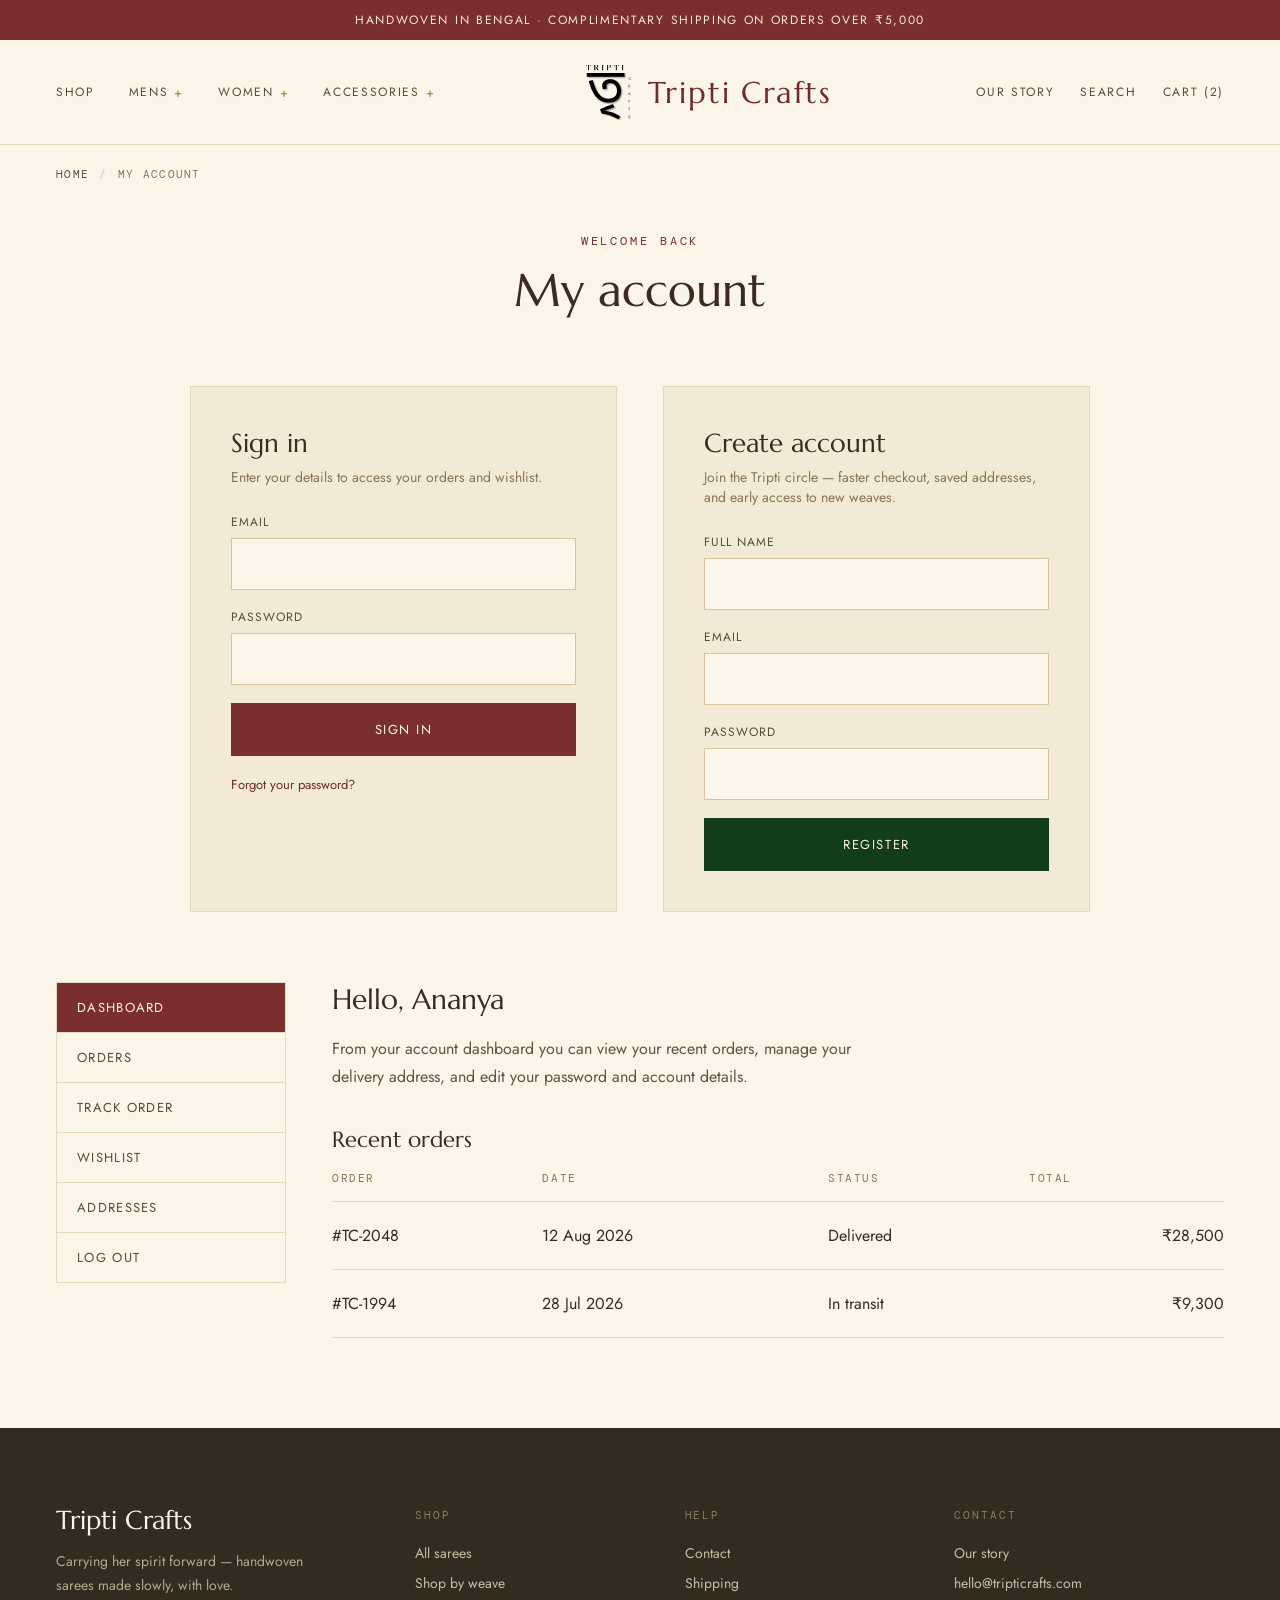
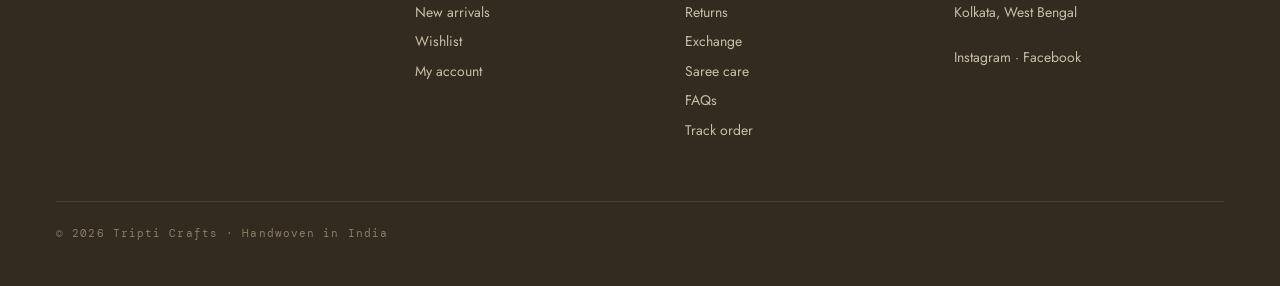
<file: my-account.html>
<!DOCTYPE html>
<html lang="en">
<head>
<meta charset="utf-8">
<meta name="viewport" content="width=device-width, initial-scale=1">
<title>My Account — Tripti Crafts</title>
<link rel="preconnect" href="https://fonts.googleapis.com">
<link rel="preconnect" href="https://fonts.gstatic.com" crossorigin>
<link href="https://fonts.googleapis.com/css2?family=Marcellus&family=Noto+Serif+Bengali:wght@400;500&family=Jost:wght@300;400;500&family=DM+Mono:wght@400;500&display=swap" rel="stylesheet">
<link rel="stylesheet" href="warm-heritage.css">
</head>
<body>

<div class="announce">Handwoven in Bengal · Complimentary shipping on orders over ₹5,000</div>

<div class="topbar">
  <input type="checkbox" id="nav-toggle" class="nav-toggle" hidden>
  <header class="hdr">
    <label for="nav-toggle" class="hdr__burger" aria-label="Toggle menu">
      <svg class="icon" viewBox="0 0 24 24" fill="none" stroke="currentColor" stroke-width="1.5" stroke-linecap="round" aria-hidden="true"><path d="M3 6h18M3 12h18M3 18h18"/></svg>
    </label>
    <nav class="hdr__nav hdr__nav--left">
      <a href="shop.html">Shop</a>
      <div class="navgroup">
        <input type="checkbox" id="nav-mens" class="navgroup__toggle" hidden>
        <label for="nav-mens" class="navgroup__head">Mens</label>
        <div class="navgroup__menu">
          <a href="shop.html">Panjabi</a>
          <a href="shop.html">Lower</a>
          <a href="shop.html">Johar Coat</a>
          <a href="shop.html">Dhooti</a>
        </div>
      </div>
      <div class="navgroup">
        <input type="checkbox" id="nav-women" class="navgroup__toggle" hidden>
        <label for="nav-women" class="navgroup__head">Women</label>
        <div class="navgroup__menu">
          <a href="shop.html">Sarees</a>
          <a href="shop.html">Kurti</a>
          <a href="shop.html">Kaftan</a>
          <a href="shop.html">Salwar Suits</a>
          <a href="shop.html">Dupatta / Stole</a>
          <a href="shop.html">Ladies Jacket</a>
        </div>
      </div>
      <div class="navgroup">
        <input type="checkbox" id="nav-acc" class="navgroup__toggle" hidden>
        <label for="nav-acc" class="navgroup__head">Accessories</label>
        <div class="navgroup__menu">
          <a href="shop.html">Jewelry</a>
          <a href="shop.html">Bags</a>
        </div>
      </div>
    </nav>
    <a href="index.html" class="hdr__brand"><img src="logo.svg" class="hdr__logo" alt=""><span>Tripti Crafts</span></a>
    <nav class="hdr__nav hdr__nav--right">
      <a href="our-story.html">Our Story</a>
      <a href="shop.html">Search</a>
      <a href="cart.html">Cart (2)</a>
    </nav>
    <div class="hdr__actions">
      <a href="wishlist.html" aria-label="Wishlist">
        <svg class="icon" viewBox="0 0 24 24" fill="none" stroke="currentColor" stroke-width="1.5" stroke-linecap="round" stroke-linejoin="round" aria-hidden="true"><path d="M12 20.5S3.8 15.4 3.8 9.6A4.3 4.3 0 0 1 12 7.7a4.3 4.3 0 0 1 8.2 1.9c0 5.8-8.2 10.9-8.2 10.9Z"/></svg>
      </a>
      <a href="cart.html" aria-label="Cart">
        <svg class="icon" viewBox="0 0 24 24" fill="none" stroke="currentColor" stroke-width="1.5" stroke-linecap="round" stroke-linejoin="round" aria-hidden="true"><path d="M5.5 8h13l-1 11.5a1.5 1.5 0 0 1-1.5 1.4H8a1.5 1.5 0 0 1-1.5-1.4Z"/><path d="M9 8V6.5a3 3 0 1 1 6 0V8"/></svg>
      </a>
    </div>
  </header>

  <div class="msearch">
    <form class="msearch__form" onsubmit="return false">
      <svg class="icon msearch__icon" viewBox="0 0 24 24" fill="none" stroke="currentColor" stroke-width="1.5" stroke-linecap="round" aria-hidden="true"><circle cx="11" cy="11" r="6.5"/><path d="m16 16 4.5 4.5"/></svg>
      <input type="search" placeholder="Search…" aria-label="Search sarees">
    </form>
  </div>

  <nav class="mcats" aria-label="Browse categories">
    <a href="shop.html">Collections</a>
    <a href="shop.html">Mens</a>
    <a href="shop.html">Women</a>
    <a href="shop.html">Accessories</a>
  </nav>
</div>

<main>
<nav class="breadcrumb" aria-label="Breadcrumb"><a href="index.html">Home</a><span class="breadcrumb__sep">/</span><span>My account</span></nav>
  <div class="page-head"><p class="eyebrow eyebrow--accent">Welcome back</p><h1 class="page-head__title">My account</h1></div>
  <div class="woocommerce">
    <div class="account-auth">
      <div class="auth-card">
        <h2>Sign in</h2>
        <p class="muted">Enter your details to access your orders and wishlist.</p>
        <form onsubmit="return false">
          <div class="form-row"><label>Email</label><input class="input" type="email"></div>
          <div class="form-row"><label>Password</label><input class="input" type="password"></div>
          <button type="submit" class="btn btn--full single_add_to_cart_button" onclick="location.href='#dashboard'">Sign in</button>
          <p style="margin-top:16px;"><a class="forgot" href="#">Forgot your password?</a></p>
        </form>
      </div>
      <div class="auth-card">
        <h2>Create account</h2>
        <p class="muted">Join the Tripti circle — faster checkout, saved addresses, and early access to new weaves.</p>
        <form onsubmit="return false">
          <div class="form-row"><label>Full name</label><input class="input" type="text"></div>
          <div class="form-row"><label>Email</label><input class="input" type="email"></div>
          <div class="form-row"><label>Password</label><input class="input" type="password"></div>
          <button type="submit" class="btn btn--full buy-now-button">Register</button>
        </form>
      </div>
    </div>

    <div class="account-dash" id="dashboard" style="margin-top:70px;">
      <ul class="account-nav">
        <li><a href="#dashboard" class="is-active">Dashboard</a></li>
        <li><a href="#orders">Orders</a></li>
        <li><a href="track-order.html">Track order</a></li>
        <li><a href="wishlist.html">Wishlist</a></li>
        <li><a href="#addresses">Addresses</a></li>
        <li><a href="#">Log out</a></li>
      </ul>
      <div class="account-panel">
        <h2>Hello, Ananya</h2>
        <p class="body">From your account dashboard you can view your recent orders, manage your delivery address, and edit your password and account details.</p>
        <h2 id="orders" style="font-size:22px;margin-top:34px;">Recent orders</h2>
        <table class="shop_table">
          <thead><tr><th>Order</th><th>Date</th><th>Status</th><th class="text-right">Total</th></tr></thead>
          <tbody>
            <tr><td>#TC-2048</td><td>12 Aug 2026</td><td>Delivered</td><td class="text-right">₹28,500</td></tr>
            <tr><td>#TC-1994</td><td>28 Jul 2026</td><td>In transit</td><td class="text-right">₹9,300</td></tr>
          </tbody>
        </table>
      </div>
    </div>
  </div>
</main>

<footer class="footer">
  <div class="footer__grid">
    <div class="footer__brand">
      <div class="footer__wordmark">Tripti Crafts</div>
      <p class="footer__tag">Carrying her spirit forward — handwoven sarees made slowly, with love.</p>
    </div>
    <div class="footer__col">
      <div class="footer__label">Shop</div>
      <div><a href="shop.html">All sarees</a></div>
      <div><a href="shop.html">Shop by weave</a></div>
      <div><a href="shop.html">New arrivals</a></div>
      <div><a href="wishlist.html">Wishlist</a></div>
      <div><a href="my-account.html">My account</a></div>
    </div>
    <div class="footer__col">
      <div class="footer__label">Help</div>
      <div><a href="contact.html">Contact</a></div>
      <div><a href="shipping.html">Shipping</a></div>
      <div><a href="returns.html">Returns</a></div>
      <div><a href="exchange.html">Exchange</a></div>
      <div><a href="saree-care.html">Saree care</a></div>
      <div><a href="faq.html">FAQs</a></div>
      <div><a href="track-order.html">Track order</a></div>
    </div>
    <div class="footer__col">
      <div class="footer__label">Contact</div>
      <div><a href="our-story.html">Our story</a></div>
      <div>hello@tripticrafts.com</div>
      <div>Kolkata, West Bengal</div>
      <div class="footer__social"><a href="#">Instagram</a> · <a href="#">Facebook</a></div>
    </div>
  </div>
  <div class="footer__copy">© 2026 Tripti Crafts · Handwoven in India</div>
</footer>

<nav class="appbar" aria-label="Quick navigation">
  <a class="appbar__item" href="my-account.html">
    <svg class="icon" viewBox="0 0 24 24" fill="none" stroke="currentColor" stroke-width="1.5" stroke-linecap="round" stroke-linejoin="round" aria-hidden="true"><circle cx="12" cy="8" r="3.5"/><path d="M4.5 20a7.5 7.5 0 0 1 15 0"/></svg>
    <span>Login</span>
  </a>
  <a class="appbar__item" href="shop.html">
    <svg class="icon" viewBox="0 0 24 24" fill="none" stroke="currentColor" stroke-width="1.5" aria-hidden="true"><rect x="3.5" y="3.5" width="7" height="7"/><rect x="13.5" y="3.5" width="7" height="7"/><rect x="3.5" y="13.5" width="7" height="7"/><rect x="13.5" y="13.5" width="7" height="7"/></svg>
    <span>Categories</span>
  </a>
  <a class="appbar__item appbar__item--center" href="shop.html" aria-label="Search">
    <span class="appbar__fab">
      <svg class="icon" viewBox="0 0 24 24" fill="none" stroke="currentColor" stroke-width="1.6" stroke-linecap="round" aria-hidden="true"><circle cx="11" cy="11" r="6.5"/><path d="m16 16 4.5 4.5"/></svg>
    </span>
    <span>Search</span>
  </a>
  <a class="appbar__item" href="wishlist.html">
    <svg class="icon" viewBox="0 0 24 24" fill="none" stroke="currentColor" stroke-width="1.5" stroke-linecap="round" stroke-linejoin="round" aria-hidden="true"><path d="M12 20.5S3.8 15.4 3.8 9.6A4.3 4.3 0 0 1 12 7.7a4.3 4.3 0 0 1 8.2 1.9c0 5.8-8.2 10.9-8.2 10.9Z"/></svg>
    <span>Wishlist</span>
  </a>
  <a class="appbar__item" href="cart.html">
    <svg class="icon" viewBox="0 0 24 24" fill="none" stroke="currentColor" stroke-width="1.5" stroke-linecap="round" stroke-linejoin="round" aria-hidden="true"><path d="M5.5 8h13l-1 11.5a1.5 1.5 0 0 1-1.5 1.4H8a1.5 1.5 0 0 1-1.5-1.4Z"/><path d="M9 8V6.5a3 3 0 1 1 6 0V8"/></svg>
    <span>Cart</span>
  </a>
</nav>

<script>
(function () {
  var bar = document.querySelector('.appbar');
  if (!bar) return;
  var last = window.pageYOffset;
  var THRESHOLD = 8, REVEAL_AT = 90;
  window.addEventListener('scroll', function () {
    var y = window.pageYOffset, dy = y - last;
    if (Math.abs(dy) < THRESHOLD) return;
    last = y;
    bar.classList.toggle('appbar--hidden', y > REVEAL_AT && dy > 0);
  }, { passive: true });
})();

</script>
<script src="scroll-hint.js"></script>
</body>
</html>
</file>
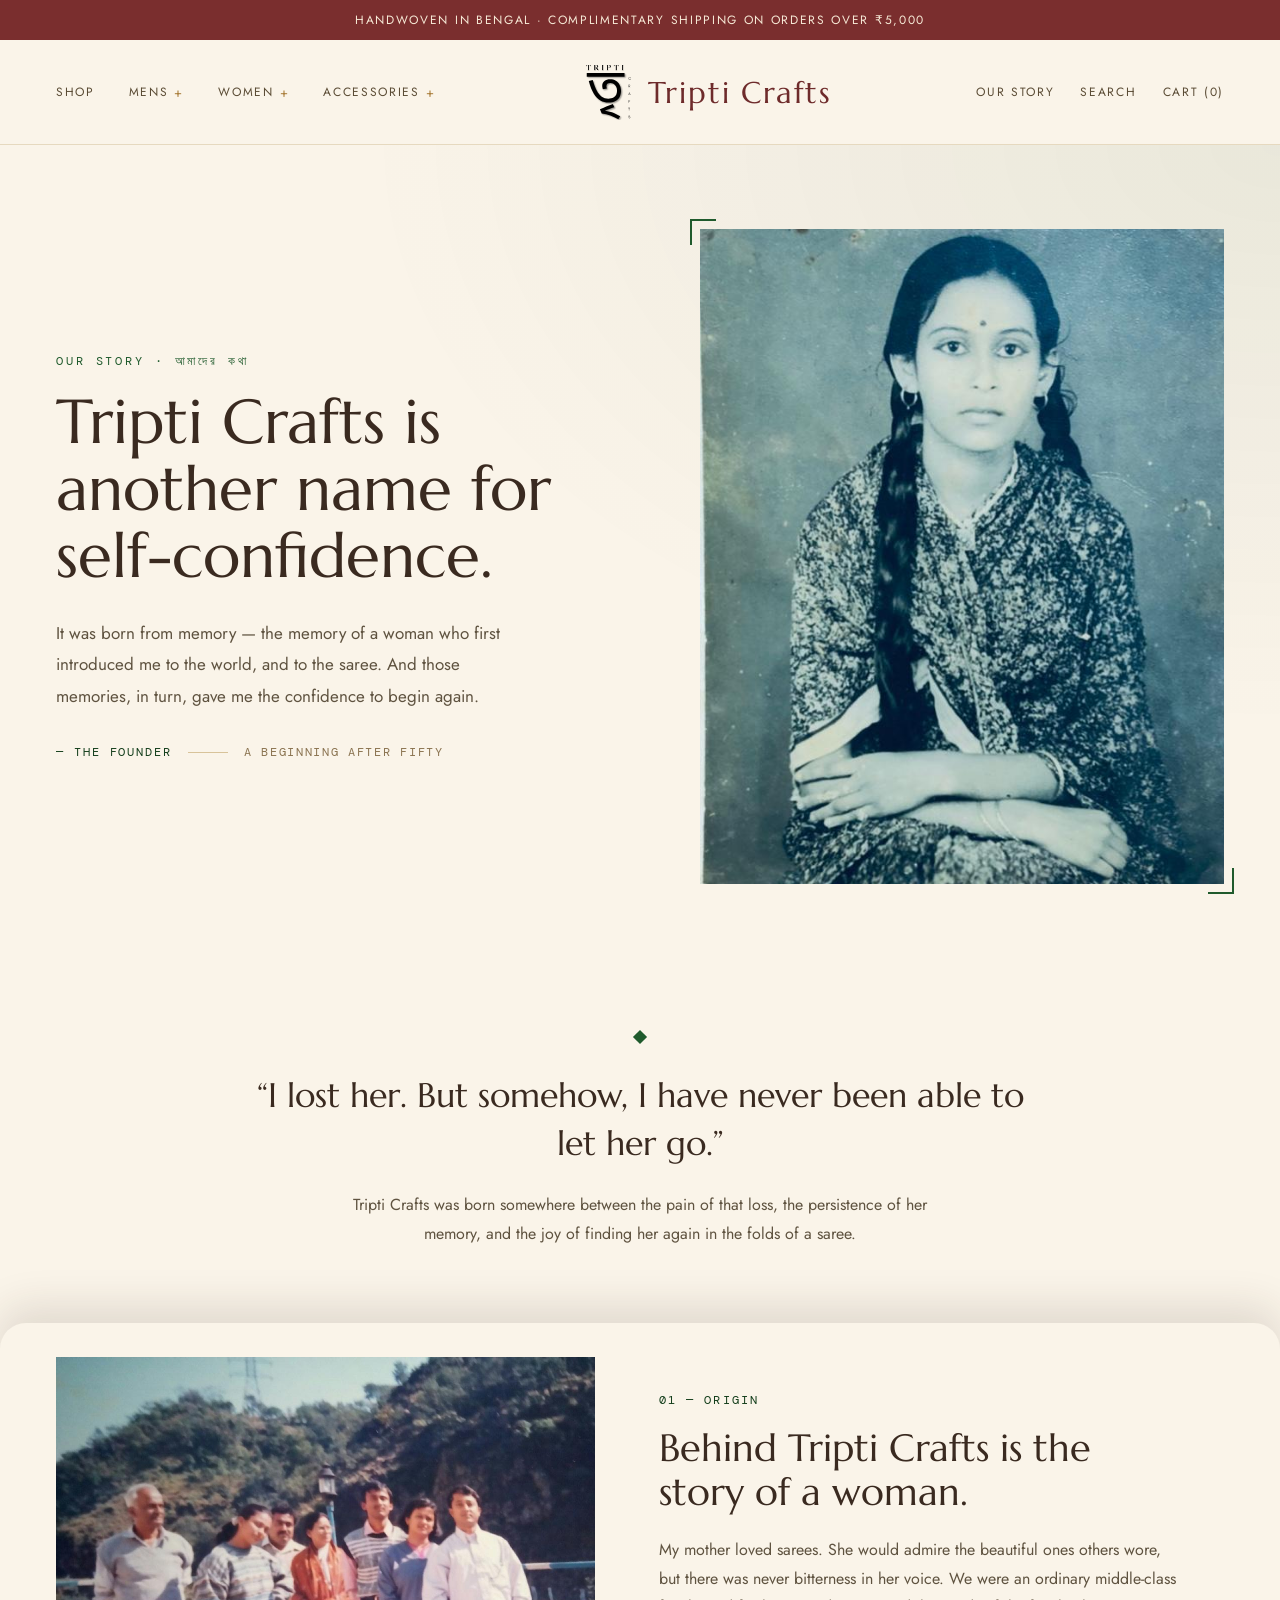
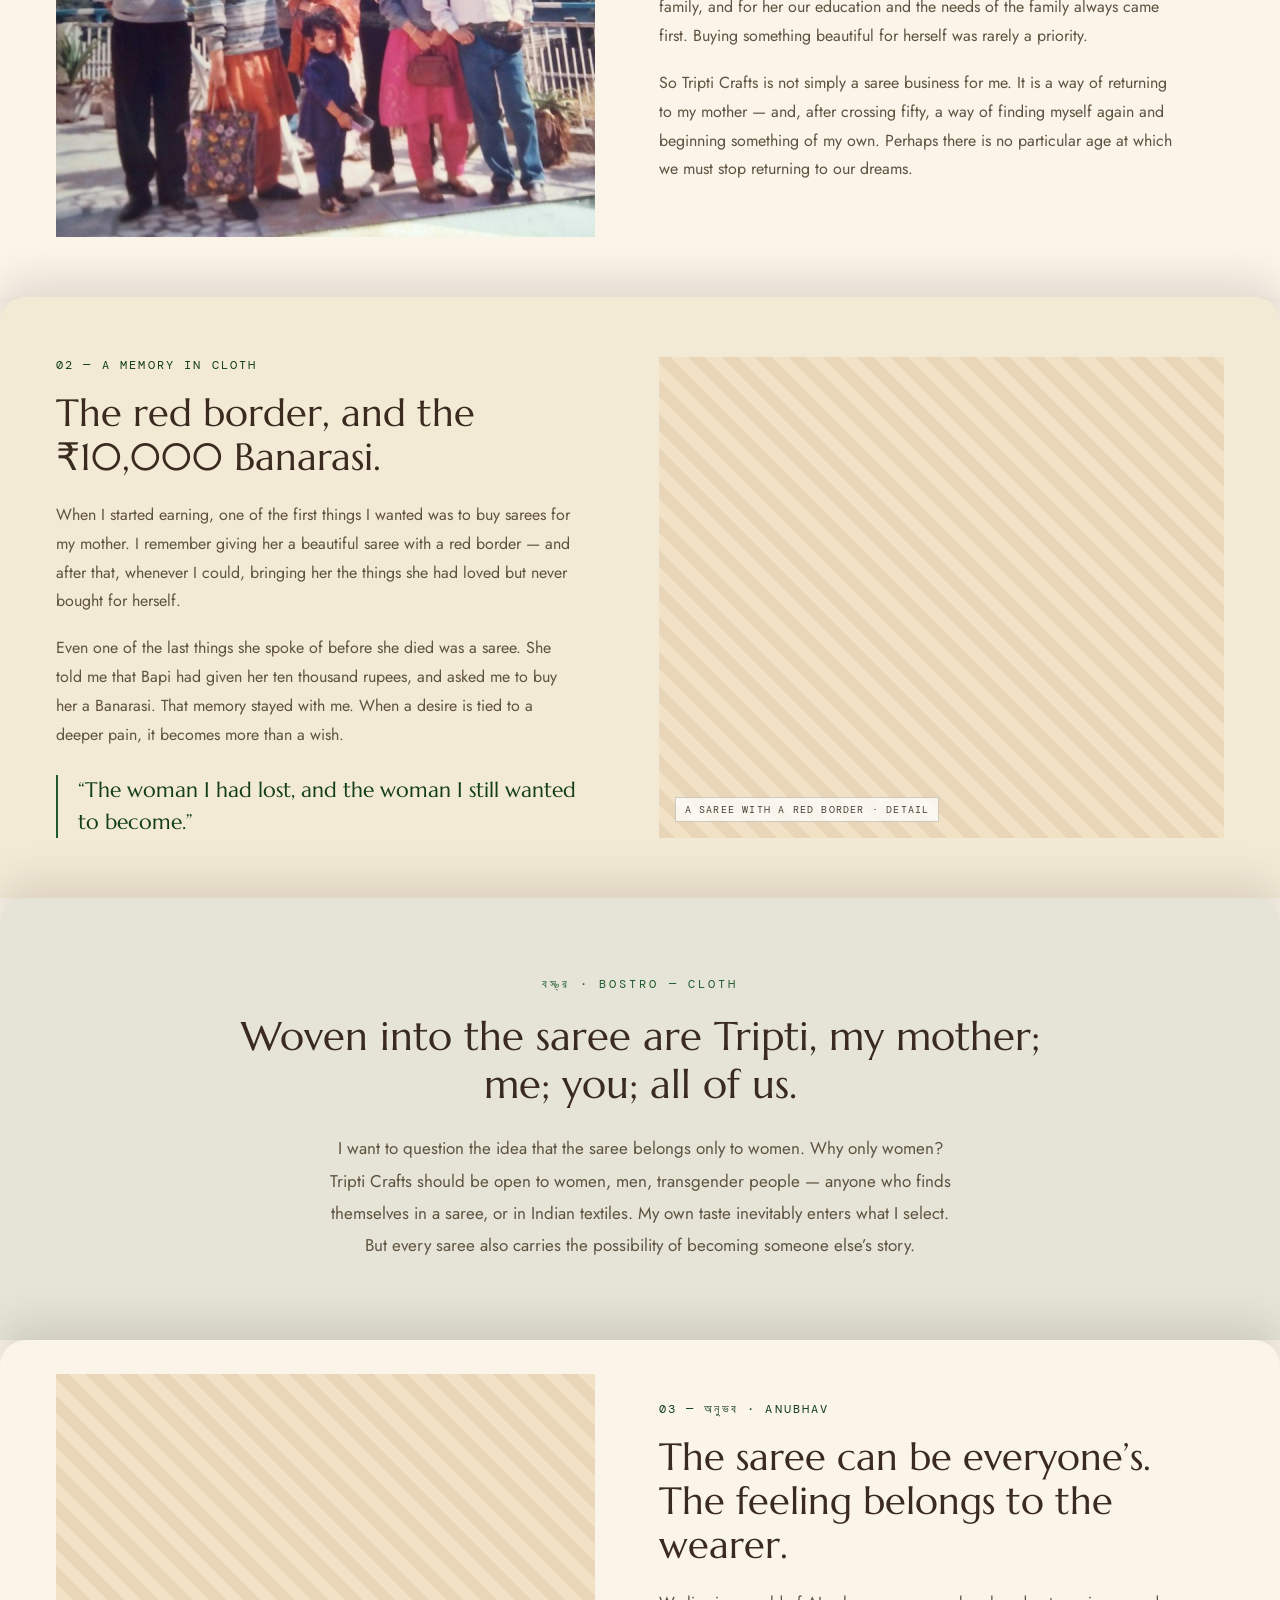
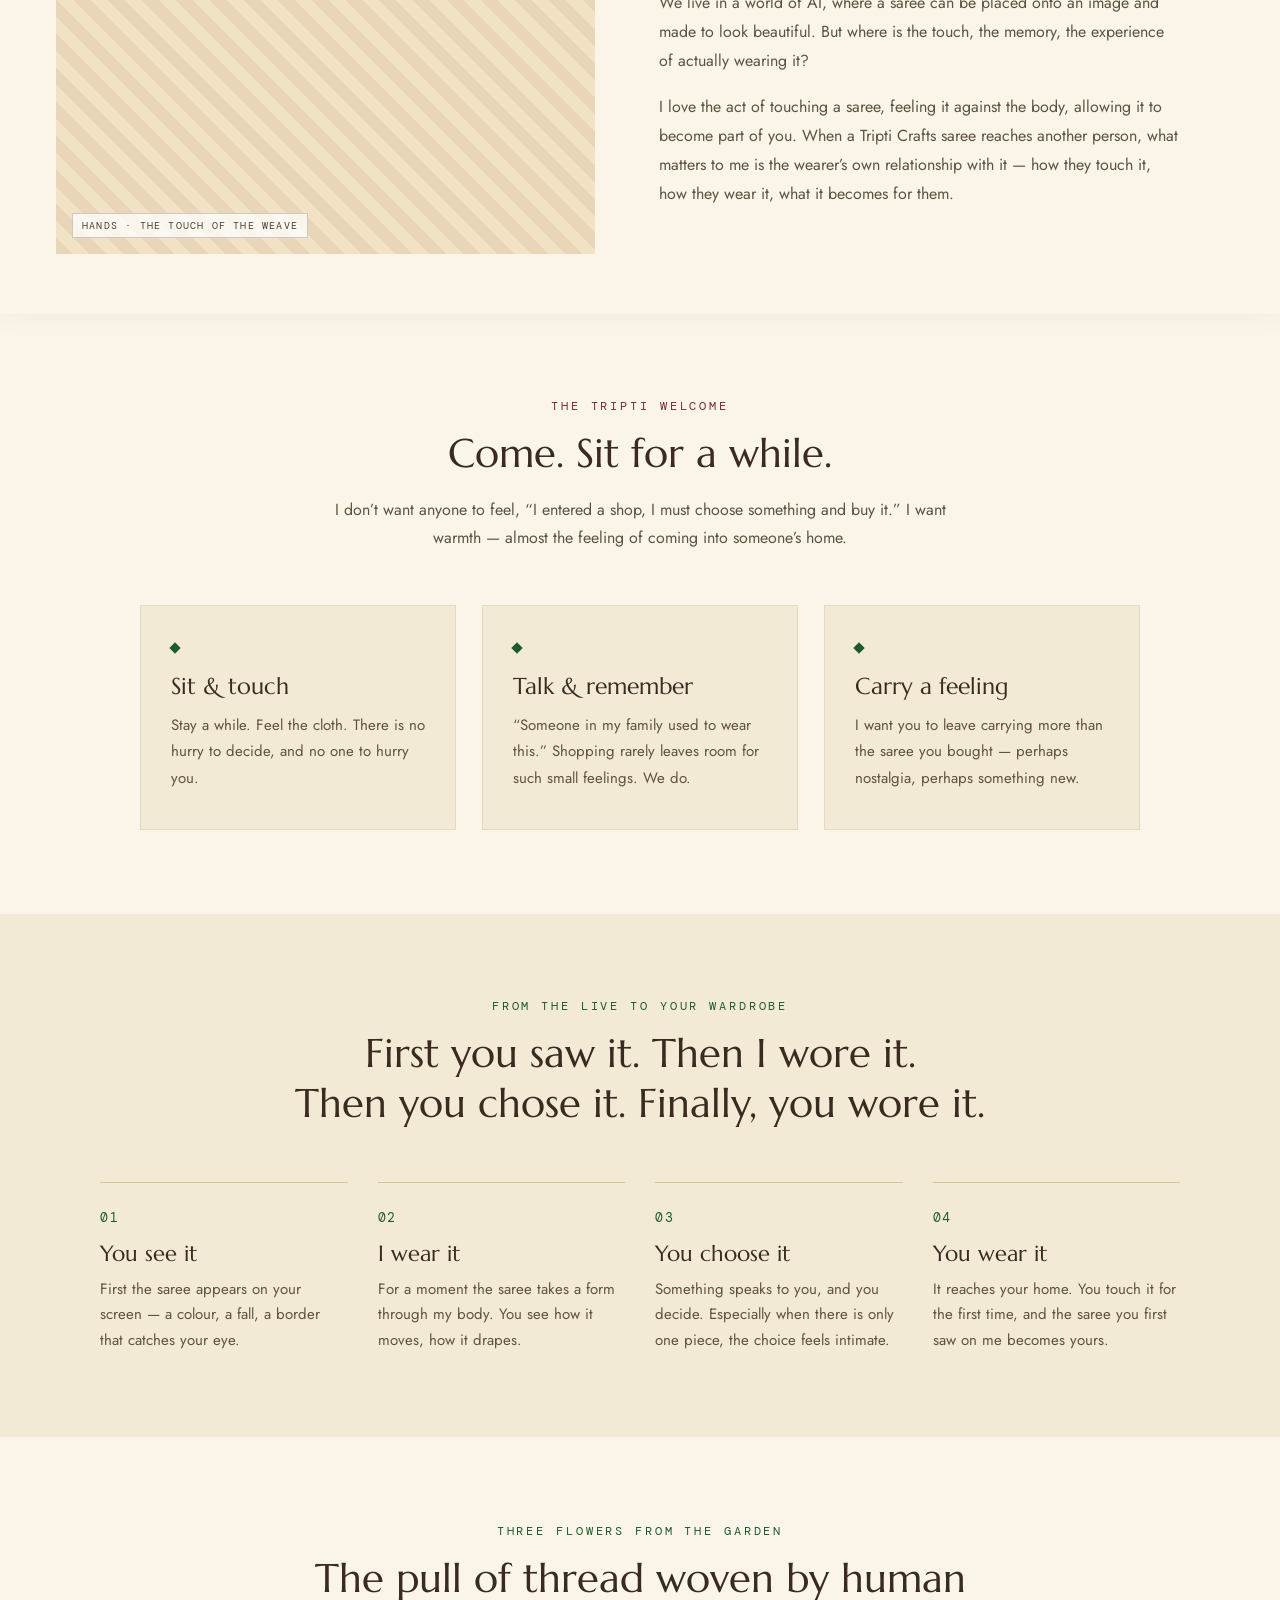
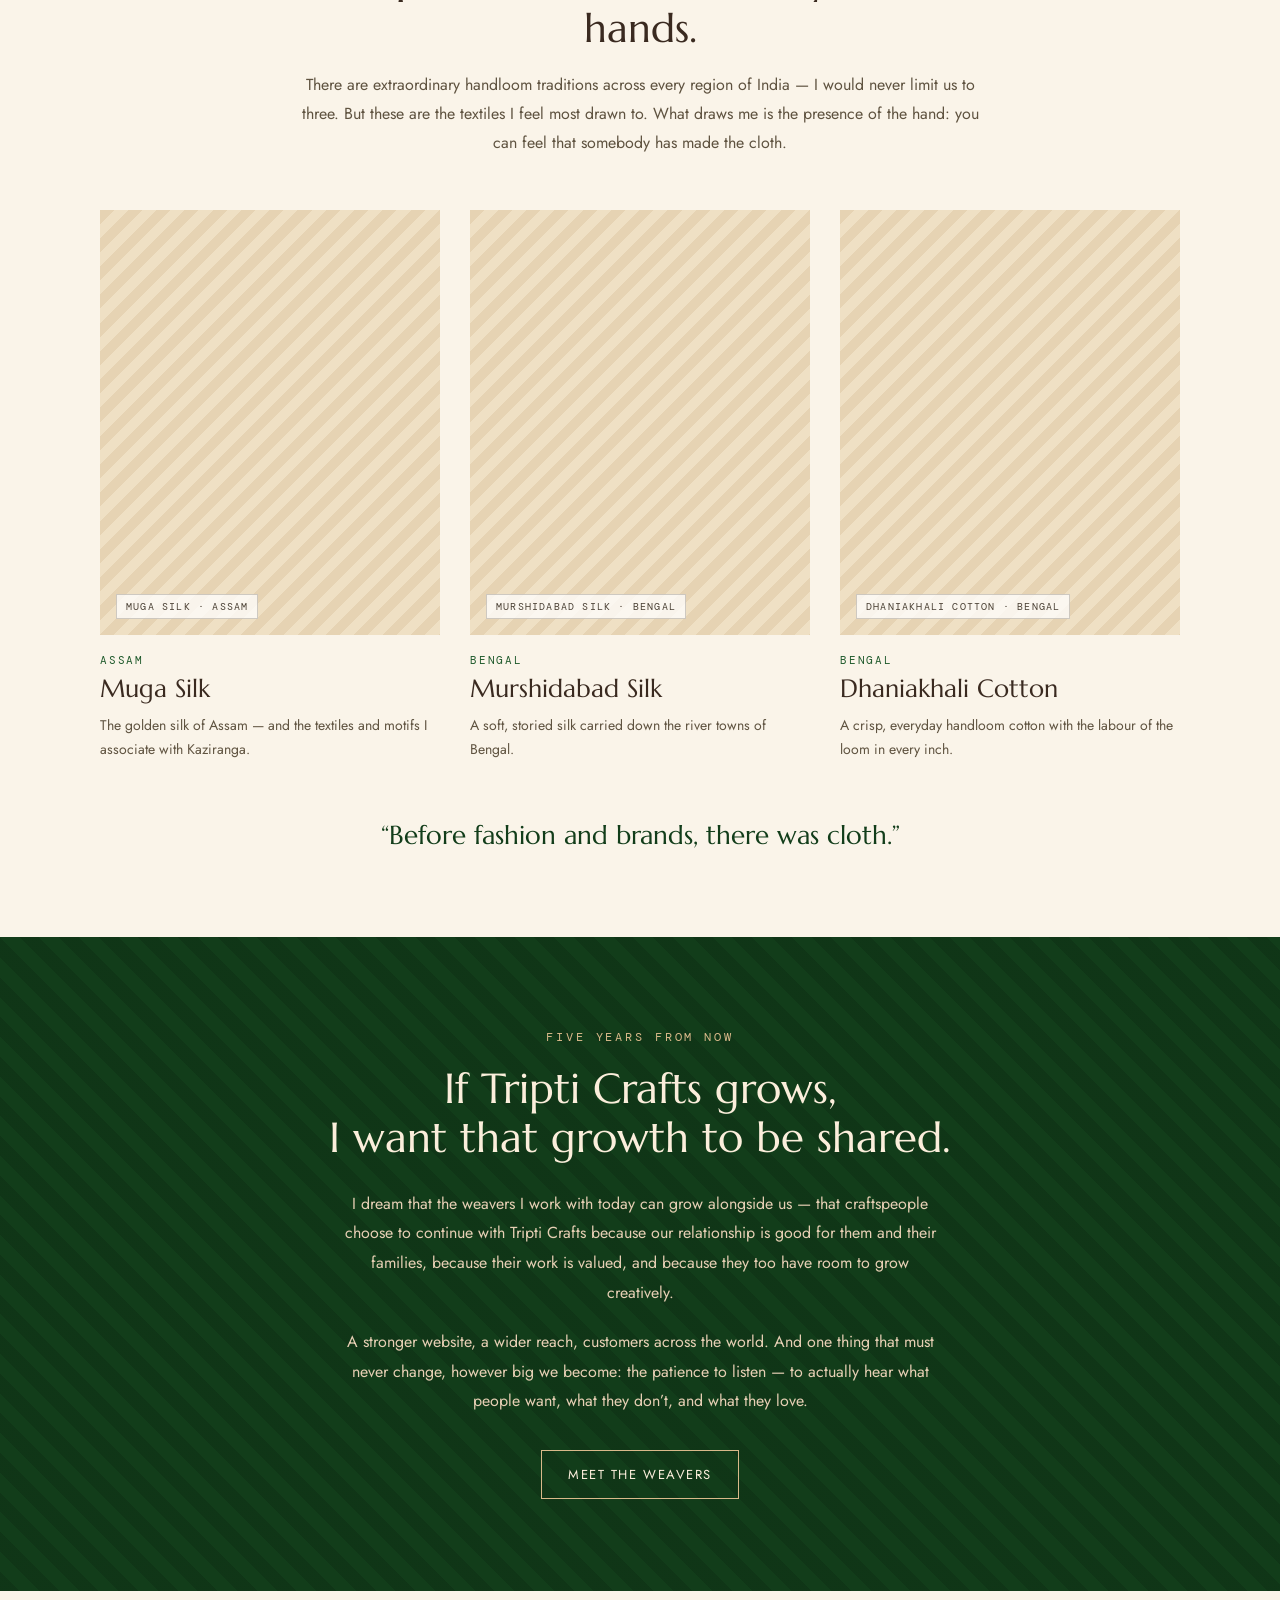
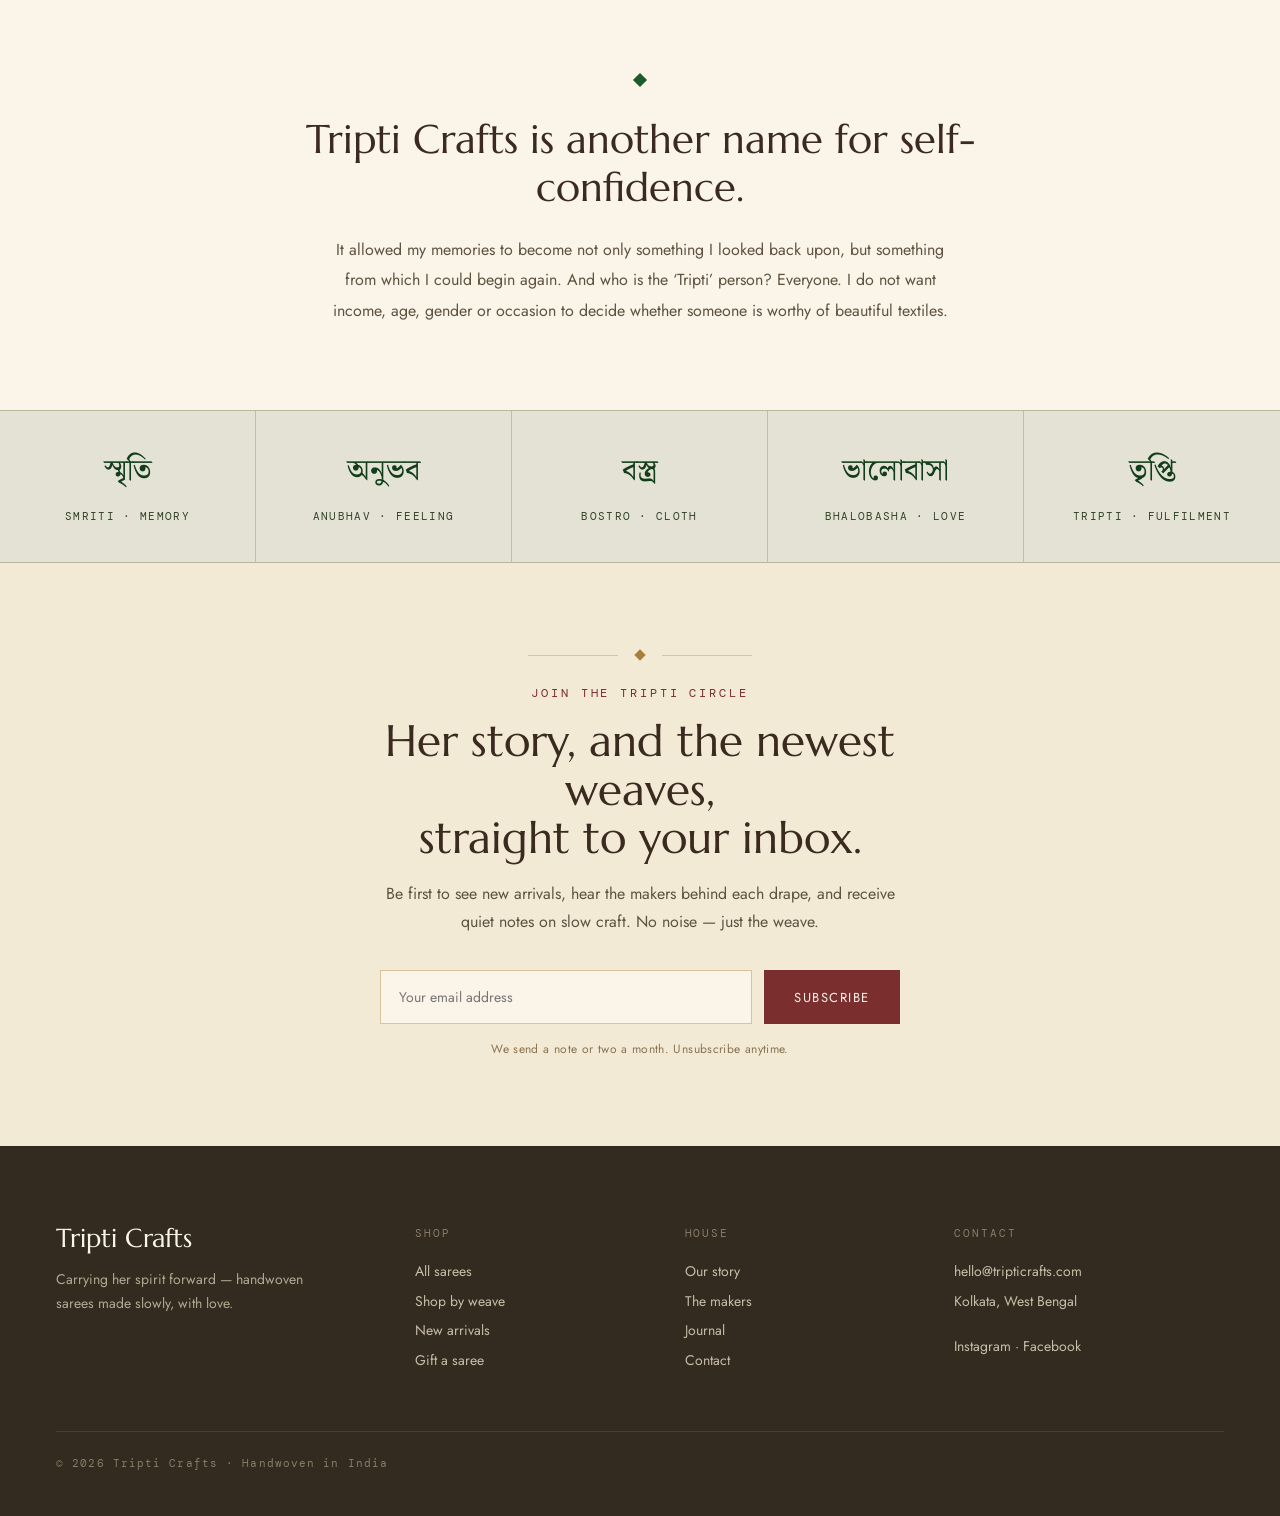
<file: our-story.html>
<!DOCTYPE html>
<html lang="en">
<head>
<meta charset="utf-8">
<meta name="viewport" content="width=device-width, initial-scale=1">
<title>Our Story — Tripti Crafts</title>
<link rel="preconnect" href="https://fonts.googleapis.com">
<link rel="preconnect" href="https://fonts.gstatic.com" crossorigin>
<link href="https://fonts.googleapis.com/css2?family=Marcellus&family=Noto+Serif+Bengali:wght@400;500&family=Jost:wght@300;400;500&family=DM+Mono:wght@400;500&display=swap" rel="stylesheet">
<link rel="stylesheet" href="warm-heritage.css">
</head>
<body>

<div class="announce">Handwoven in Bengal · Complimentary shipping on orders over ₹5,000</div>

<div class="topbar">
  <input type="checkbox" id="nav-toggle" class="nav-toggle" hidden>
  <header class="hdr">
    <label for="nav-toggle" class="hdr__burger" aria-label="Toggle menu">
      <svg class="icon" viewBox="0 0 24 24" fill="none" stroke="currentColor" stroke-width="1.5" stroke-linecap="round" aria-hidden="true"><path d="M3 6h18M3 12h18M3 18h18"/></svg>
    </label>
    <nav class="hdr__nav hdr__nav--left">
      <a href="shop.html">Shop</a>
      <div class="navgroup">
        <input type="checkbox" id="nav-mens" class="navgroup__toggle" hidden>
        <label for="nav-mens" class="navgroup__head">Mens</label>
        <div class="navgroup__menu">
          <a href="shop.html">Panjabi</a>
          <a href="shop.html">Lower</a>
          <a href="shop.html">Johar Coat</a>
          <a href="shop.html">Dhooti</a>
        </div>
      </div>
      <div class="navgroup">
        <input type="checkbox" id="nav-women" class="navgroup__toggle" hidden>
        <label for="nav-women" class="navgroup__head">Women</label>
        <div class="navgroup__menu">
          <a href="shop.html">Sarees</a>
          <a href="shop.html">Kurti</a>
          <a href="shop.html">Kaftan</a>
          <a href="shop.html">Salwar Suits</a>
          <a href="shop.html">Dupatta / Stole</a>
          <a href="shop.html">Ladies Jacket</a>
        </div>
      </div>
      <div class="navgroup">
        <input type="checkbox" id="nav-acc" class="navgroup__toggle" hidden>
        <label for="nav-acc" class="navgroup__head">Accessories</label>
        <div class="navgroup__menu">
          <a href="shop.html">Jewelry</a>
          <a href="shop.html">Bags</a>
        </div>
      </div>
    </nav>
    <a href="index.html" class="hdr__brand"><img src="logo.svg" class="hdr__logo" alt=""><span>Tripti Crafts</span></a>
    <nav class="hdr__nav hdr__nav--right">
      <a href="our-story.html" aria-current="page">Our Story</a>
      <a href="shop.html">Search</a>
      <a href="cart.html">Cart (0)</a>
    </nav>
    <div class="hdr__actions">
      <a href="wishlist.html" aria-label="Wishlist">
        <svg class="icon" viewBox="0 0 24 24" fill="none" stroke="currentColor" stroke-width="1.5" stroke-linecap="round" stroke-linejoin="round" aria-hidden="true"><path d="M12 20.5S3.8 15.4 3.8 9.6A4.3 4.3 0 0 1 12 7.7a4.3 4.3 0 0 1 8.2 1.9c0 5.8-8.2 10.9-8.2 10.9Z"/></svg>
      </a>
      <a href="cart.html" aria-label="Cart">
        <svg class="icon" viewBox="0 0 24 24" fill="none" stroke="currentColor" stroke-width="1.5" stroke-linecap="round" stroke-linejoin="round" aria-hidden="true"><path d="M5.5 8h13l-1 11.5a1.5 1.5 0 0 1-1.5 1.4H8a1.5 1.5 0 0 1-1.5-1.4Z"/><path d="M9 8V6.5a3 3 0 1 1 6 0V8"/></svg>
      </a>
    </div>
  </header>

  <div class="msearch">
    <form class="msearch__form" onsubmit="return false">
      <svg class="icon msearch__icon" viewBox="0 0 24 24" fill="none" stroke="currentColor" stroke-width="1.5" stroke-linecap="round" aria-hidden="true"><circle cx="11" cy="11" r="6.5"/><path d="m16 16 4.5 4.5"/></svg>
      <input type="search" placeholder="Search…" aria-label="Search sarees">
    </form>
  </div>

  <nav class="mcats" aria-label="Browse categories">
    <a href="shop.html">Collections</a>
    <a href="shop.html">Mens</a>
    <a href="shop.html">Women</a>
    <a href="shop.html">Accessories</a>
  </nav>
</div>

<main>
  <!-- ===== page hero ===== -->
  <section class="ostory-hero">
    <div class="ostory-hero__text">
      <p class="eyebrow eyebrow--green">Our story · আমাদের কথা</p>
      <h1 class="ostory-hero__title">Tripti Crafts is<br>another name for<br>self-confidence.</h1>
      <p class="ostory-hero__lead">It was born from memory — the memory of a woman who first introduced me to the world, and to the saree. And those memories, in turn, gave me the confidence to begin again.</p>
      <div class="ostory-hero__meta">
        <span class="ostory-hero__sign">— The founder</span>
        <span class="ostory-hero__rule"></span>
        <span class="ostory-hero__note">A beginning after fifty</span>
      </div>
    </div>
    <div class="ostory-hero__frame">
      <div class="ostory-hero__img ratio-45">
        <img src="images/story/tripti-bagchi-portrait.jpg" alt="Tripti Bagchi, portrait in her youth">
      </div>
      <span class="orn-corner orn-corner--tl"></span>
      <span class="orn-corner orn-corner--br"></span>
    </div>
  </section>

  <!-- ===== opening pull-quote ===== -->
  <section class="pull">
    <span class="pull__mark"></span>
    <p class="pull__q">“I lost her. But somehow, I have never been able to let her go.”</p>
    <p class="pull__by">Tripti Crafts was born somewhere between the pain of that loss, the persistence of her memory, and the joy of finding her again in the folds of a saree.</p>
  </section>

  <!-- ===== stacked story chapters (sticky pile on scroll) ===== -->
  <div class="story-stack">
  <!-- ===== chapter 1 · the woman behind the name ===== -->
  <section class="chapter">
    <div class="chapter__media">
      <div class="chapter__img"><img src="images/story/family-gathering.jpg" alt="Family gathering on a hillside terrace"></div>
    </div>
    <div class="chapter__text">
      <p class="chapter__num">01 — Origin</p>
      <h2 class="chapter__title">Behind Tripti Crafts is the story of a woman.</h2>
      <p class="body">My mother loved sarees. She would admire the beautiful ones others wore, but there was never bitterness in her voice. We were an ordinary middle-class family, and for her our education and the needs of the family always came first. Buying something beautiful for herself was rarely a priority.</p>
      <p class="body">So Tripti Crafts is not simply a saree business for me. It is a way of returning to my mother — and, after crossing fifty, a way of finding myself again and beginning something of my own. Perhaps there is no particular age at which we must stop returning to our dreams.</p>
    </div>
  </section>

  <!-- ===== chapter 2 · the red border & the Banarasi ===== -->
  <section class="chapter chapter--rev chapter--warm">
    <div class="chapter__media">
      <div class="chapter__img ph"><span class="ph__cap">a saree with a red border · detail</span></div>
    </div>
    <div class="chapter__text">
      <p class="chapter__num">02 — A memory in cloth</p>
      <h2 class="chapter__title">The red border, and the ₹10,000 Banarasi.</h2>
      <p class="body">When I started earning, one of the first things I wanted was to buy sarees for my mother. I remember giving her a beautiful saree with a red border — and after that, whenever I could, bringing her the things she had loved but never bought for herself.</p>
      <p class="body">Even one of the last things she spoke of before she died was a saree. She told me that Bapi had given her ten thousand rupees, and asked me to buy her a Banarasi. That memory stayed with me. When a desire is tied to a deeper pain, it becomes more than a wish.</p>
      <p class="chapter__quote">“The woman I had lost, and the woman I still wanted to become.”</p>
    </div>
  </section>

  <!-- ===== bostro band · beyond gender ===== -->
  <section class="belief">
    <div class="belief__inner">
      <p class="eyebrow eyebrow--green">বস্ত্র · bostro — cloth</p>
      <h2 class="belief__title">Woven into the saree are Tripti, my&nbsp;mother; me; you; all of us.</h2>
      <p class="belief__body">I want to question the idea that the saree belongs only to women. Why only women? Tripti Crafts should be open to women, men, transgender people — anyone who finds themselves in a saree, or in Indian textiles. My own taste inevitably enters what I select. But every saree also carries the possibility of becoming someone else’s story.</p>
    </div>
  </section>

  <!-- ===== chapter 3 · anubhav / touch in an AI world ===== -->
  <section class="chapter">
    <div class="chapter__media">
      <div class="chapter__img ph"><span class="ph__cap">hands · the touch of the weave</span></div>
    </div>
    <div class="chapter__text">
      <p class="chapter__num">03 — অনুভব · Anubhav</p>
      <h2 class="chapter__title">The saree can be everyone’s. The feeling belongs to the wearer.</h2>
      <p class="body">We live in a world of AI, where a saree can be placed onto an image and made to look beautiful. But where is the touch, the memory, the experience of actually wearing it?</p>
      <p class="body">I love the act of touching a saree, feeling it against the body, allowing it to become part of you. When a Tripti Crafts saree reaches another person, what matters to me is the wearer’s own relationship with it — how they touch it, how they wear it, what it becomes for them.</p>
    </div>
  </section>
  </div><!-- /.story-stack -->

  <!-- ===== the welcome ===== -->
  <section class="welcome">
    <div class="welcome__head">
      <p class="eyebrow eyebrow--accent">The Tripti welcome</p>
      <h2 class="section-title">Come. Sit for a while.</h2>
      <p class="welcome__lead">I don’t want anyone to feel, “I entered a shop, I must choose something and buy it.” I want warmth — almost the feeling of coming into someone’s home.</p>
    </div>
    <div class="welcome__grid">
      <div class="welcome__card">
        <span class="welcome__mark"></span>
        <h3 class="welcome__t">Sit &amp; touch</h3>
        <p class="welcome__p">Stay a while. Feel the cloth. There is no hurry to decide, and no one to hurry you.</p>
      </div>
      <div class="welcome__card">
        <span class="welcome__mark"></span>
        <h3 class="welcome__t">Talk &amp; remember</h3>
        <p class="welcome__p">“Someone in my family used to wear this.” Shopping rarely leaves room for such small feelings. We do.</p>
      </div>
      <div class="welcome__card">
        <span class="welcome__mark"></span>
        <h3 class="welcome__t">Carry a feeling</h3>
        <p class="welcome__p">I want you to leave carrying more than the saree you bought — perhaps nostalgia, perhaps something new.</p>
      </div>
    </div>
  </section>

  <!-- ===== journey · screen to touch ===== -->
  <section class="journey">
    <div class="journey__head">
      <p class="eyebrow eyebrow--green">From the Live to your wardrobe</p>
      <h2 class="section-title">First you saw it. Then I wore it.<br>Then you chose it. Finally, you wore it.</h2>
    </div>
    <ol class="journey__steps">
      <li class="journey__step"><span class="journey__n">01</span><h3 class="journey__t">You see it</h3><p class="journey__p">First the saree appears on your screen — a colour, a fall, a border that catches your eye.</p></li>
      <li class="journey__step"><span class="journey__n">02</span><h3 class="journey__t">I wear it</h3><p class="journey__p">For a moment the saree takes a form through my body. You see how it moves, how it drapes.</p></li>
      <li class="journey__step"><span class="journey__n">03</span><h3 class="journey__t">You choose it</h3><p class="journey__p">Something speaks to you, and you decide. Especially when there is only one piece, the choice feels intimate.</p></li>
      <li class="journey__step"><span class="journey__n">04</span><h3 class="journey__t">You wear it</h3><p class="journey__p">It reaches your home. You touch it for the first time, and the saree you first saw on me becomes yours.</p></li>
    </ol>
  </section>

  <!-- ===== three threads ===== -->
  <section class="threads">
    <div class="threads__head">
      <p class="eyebrow eyebrow--green">Three flowers from the garden</p>
      <h2 class="section-title">The pull of thread woven by human hands.</h2>
      <p class="threads__lead">There are extraordinary handloom traditions across every region of India — I would never limit us to three. But these are the textiles I feel most drawn to. What draws me is the presence of the hand: you can feel that somebody has made the cloth.</p>
    </div>
    <div class="threads__grid">
      <article class="thread">
        <div class="thread__img ph"><span class="ph__cap">Muga silk · Assam</span></div>
        <p class="thread__region">Assam</p>
        <h3 class="thread__name">Muga Silk</h3>
        <p class="thread__note">The golden silk of Assam — and the textiles and motifs I associate with Kaziranga.</p>
      </article>
      <article class="thread">
        <div class="thread__img ph"><span class="ph__cap">Murshidabad silk · Bengal</span></div>
        <p class="thread__region">Bengal</p>
        <h3 class="thread__name">Murshidabad Silk</h3>
        <p class="thread__note">A soft, storied silk carried down the river towns of Bengal.</p>
      </article>
      <article class="thread">
        <div class="thread__img ph"><span class="ph__cap">Dhaniakhali cotton · Bengal</span></div>
        <p class="thread__region">Bengal</p>
        <h3 class="thread__name">Dhaniakhali Cotton</h3>
        <p class="thread__note">A crisp, everyday handloom cotton with the labour of the loom in every inch.</p>
      </article>
    </div>
    <p class="threads__foot">“Before fashion and brands, there was cloth.”</p>
  </section>

  <!-- ===== shared growth · green band ===== -->
  <section class="manifesto">
    <div class="manifesto__inner">
      <p class="eyebrow eyebrow--gold">Five years from now</p>
      <h2 class="manifesto__title">If Tripti Crafts grows,<br>I want that growth to be shared.</h2>
      <p class="manifesto__body">I dream that the weavers I work with today can grow alongside us — that craftspeople choose to continue with Tripti Crafts because our relationship is good for them and their families, because their work is valued, and because they too have room to grow creatively.</p>
      <p class="manifesto__body">A stronger website, a wider reach, customers across the world. And one thing that must never change, however big we become: the patience to listen — to actually hear what people want, what they don’t, and what they love.</p>
      <a href="shop.html" class="btn btn--outline-gold">Meet the weavers</a>
    </div>
  </section>

  <!-- ===== closing manifesto ===== -->
  <section class="closing">
    <span class="pull__mark"></span>
    <h2 class="closing__q">Tripti Crafts is another name for&nbsp;self-confidence.</h2>
    <p class="closing__body">It allowed my memories to become not only something I looked back upon, but something from which I could begin again. And who is the ‘Tripti’ person? Everyone. I do not want income, age, gender or occasion to decide whether someone is worthy of beautiful textiles.</p>
  </section>

  <!-- ===== bengali lexicon ===== -->
  <section class="lexicon">
    <div class="lexicon__item"><span class="lexicon__bn">স্মৃতি</span><span class="lexicon__en">smriti · memory</span></div>
    <div class="lexicon__item"><span class="lexicon__bn">অনুভব</span><span class="lexicon__en">anubhav · feeling</span></div>
    <div class="lexicon__item"><span class="lexicon__bn">বস্ত্র</span><span class="lexicon__en">bostro · cloth</span></div>
    <div class="lexicon__item"><span class="lexicon__bn">ভালোবাসা</span><span class="lexicon__en">bhalobasha · love</span></div>
    <div class="lexicon__item"><span class="lexicon__bn">তৃপ্তি</span><span class="lexicon__en">tripti · fulfilment</span></div>
  </section>

  <!-- ===== newsletter ===== -->
  <section class="newsletter-sec">
    <div class="divider">
      <span class="divider__line divider__line--sm"></span>
      <span class="divider__diamond divider__diamond--gold"></span>
      <span class="divider__line divider__line--sm"></span>
    </div>
    <p class="eyebrow eyebrow--accent">Join the Tripti circle</p>
    <h2 class="newsletter-sec__title">Her story, and the newest weaves,<br>straight to your inbox.</h2>
    <p class="newsletter-sec__body">Be first to see new arrivals, hear the makers behind each drape, and receive quiet notes on slow craft. No noise — just the weave.</p>
    <form class="subscribe" onsubmit="return false">
      <input type="email" placeholder="Your email address" aria-label="Email address">
      <button type="submit">Subscribe</button>
    </form>
    <p class="newsletter-sec__fine">We send a note or two a month. Unsubscribe anytime.</p>
  </section>
</main>

<footer class="footer">
  <div class="footer__grid">
    <div class="footer__brand">
      <div class="footer__wordmark">Tripti Crafts</div>
      <p class="footer__tag">Carrying her spirit forward — handwoven sarees made slowly, with love.</p>
    </div>
    <div class="footer__col">
      <div class="footer__label">Shop</div>
      <div>All sarees</div><div>Shop by weave</div><div>New arrivals</div><div>Gift a saree</div>
    </div>
    <div class="footer__col">
      <div class="footer__label">House</div>
      <div><a href="our-story.html" aria-current="page">Our story</a></div><div>The makers</div><div>Journal</div><div>Contact</div>
    </div>
    <div class="footer__col">
      <div class="footer__label">Contact</div>
      <div>hello@tripticrafts.com</div><div>Kolkata, West Bengal</div>
      <div class="footer__social"><a href="#">Instagram</a> · <a href="#">Facebook</a></div>
    </div>
  </div>
  <div class="footer__copy">© 2026 Tripti Crafts · Handwoven in India</div>
</footer>

<nav class="appbar" aria-label="Quick navigation">
  <a class="appbar__item" href="my-account.html">
    <svg class="icon" viewBox="0 0 24 24" fill="none" stroke="currentColor" stroke-width="1.5" stroke-linecap="round" stroke-linejoin="round" aria-hidden="true"><circle cx="12" cy="8" r="3.5"/><path d="M4.5 20a7.5 7.5 0 0 1 15 0"/></svg>
    <span>Login</span>
  </a>
  <a class="appbar__item" href="index.html">
    <svg class="icon" viewBox="0 0 24 24" fill="none" stroke="currentColor" stroke-width="1.5" aria-hidden="true"><rect x="3.5" y="3.5" width="7" height="7"/><rect x="13.5" y="3.5" width="7" height="7"/><rect x="3.5" y="13.5" width="7" height="7"/><rect x="13.5" y="13.5" width="7" height="7"/></svg>
    <span>Categories</span>
  </a>
  <a class="appbar__item appbar__item--center" href="shop.html" aria-label="Search">
    <span class="appbar__fab">
      <svg class="icon" viewBox="0 0 24 24" fill="none" stroke="currentColor" stroke-width="1.6" stroke-linecap="round" aria-hidden="true"><circle cx="11" cy="11" r="6.5"/><path d="m16 16 4.5 4.5"/></svg>
    </span>
    <span>Search</span>
  </a>
  <a class="appbar__item" href="index.html">
    <svg class="icon" viewBox="0 0 24 24" fill="none" stroke="currentColor" stroke-width="1.5" stroke-linecap="round" stroke-linejoin="round" aria-hidden="true"><path d="m12 3 2.3 5.1 5.7.6-4.2 3.9 1.1 5.6-4.9-2.8-4.9 2.8 1.1-5.6L4 8.7l5.7-.6Z"/></svg>
    <span>New Arrivals</span>
  </a>
  <a class="appbar__item" href="cart.html">
    <svg class="icon" viewBox="0 0 24 24" fill="none" stroke="currentColor" stroke-width="1.5" stroke-linecap="round" stroke-linejoin="round" aria-hidden="true"><path d="M5.5 8h13l-1 11.5a1.5 1.5 0 0 1-1.5 1.4H8a1.5 1.5 0 0 1-1.5-1.4Z"/><path d="M9 8V6.5a3 3 0 1 1 6 0V8"/></svg>
    <span>Cart</span>
  </a>
</nav>

<script>
(function () {
  var bar = document.querySelector('.appbar');
  if (!bar) return;
  var last = window.pageYOffset;
  var THRESHOLD = 8;
  var REVEAL_AT = 90;
  window.addEventListener('scroll', function () {
    var y = window.pageYOffset;
    var dy = y - last;
    if (Math.abs(dy) < THRESHOLD) return;
    last = y;
    bar.classList.toggle('appbar--hidden', y > REVEAL_AT && dy > 0);
  }, { passive: true });
})();
</script>
<script src="scroll-hint.js"></script>
</body>
</html>
</file>
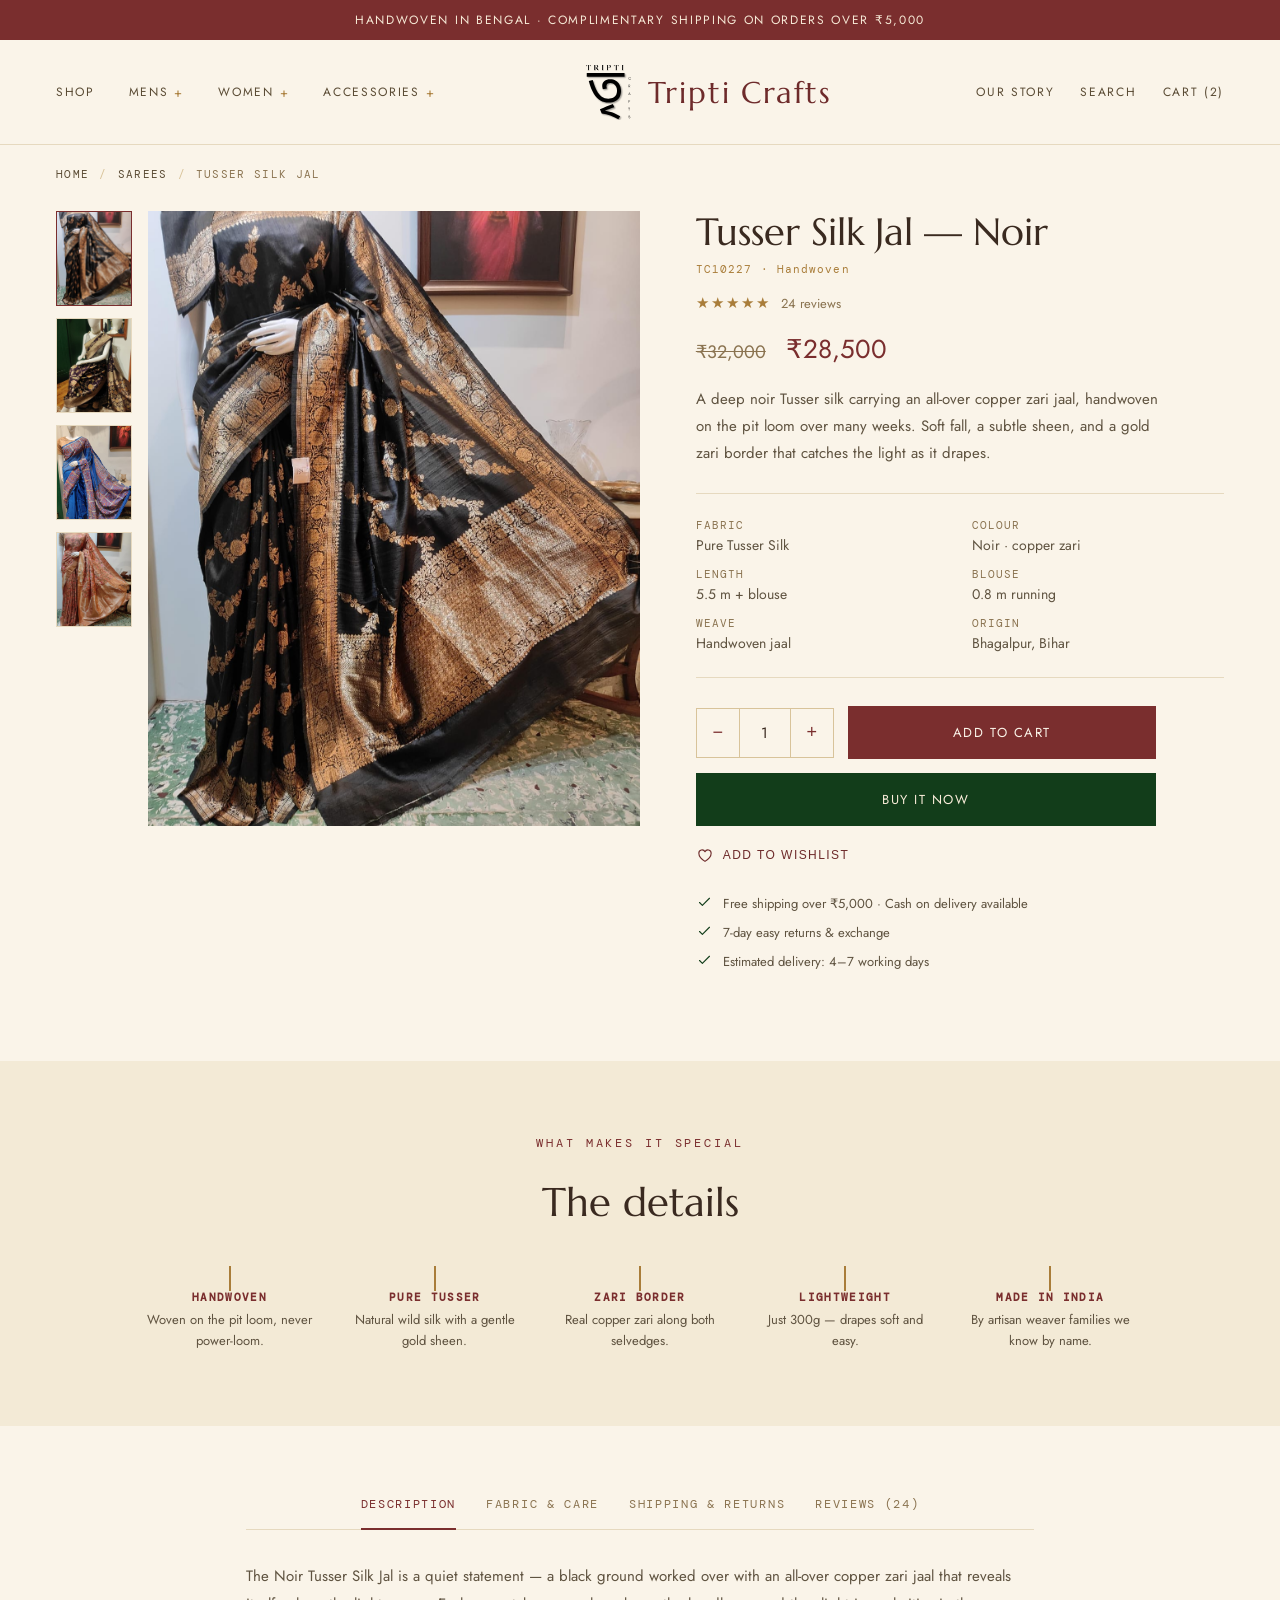
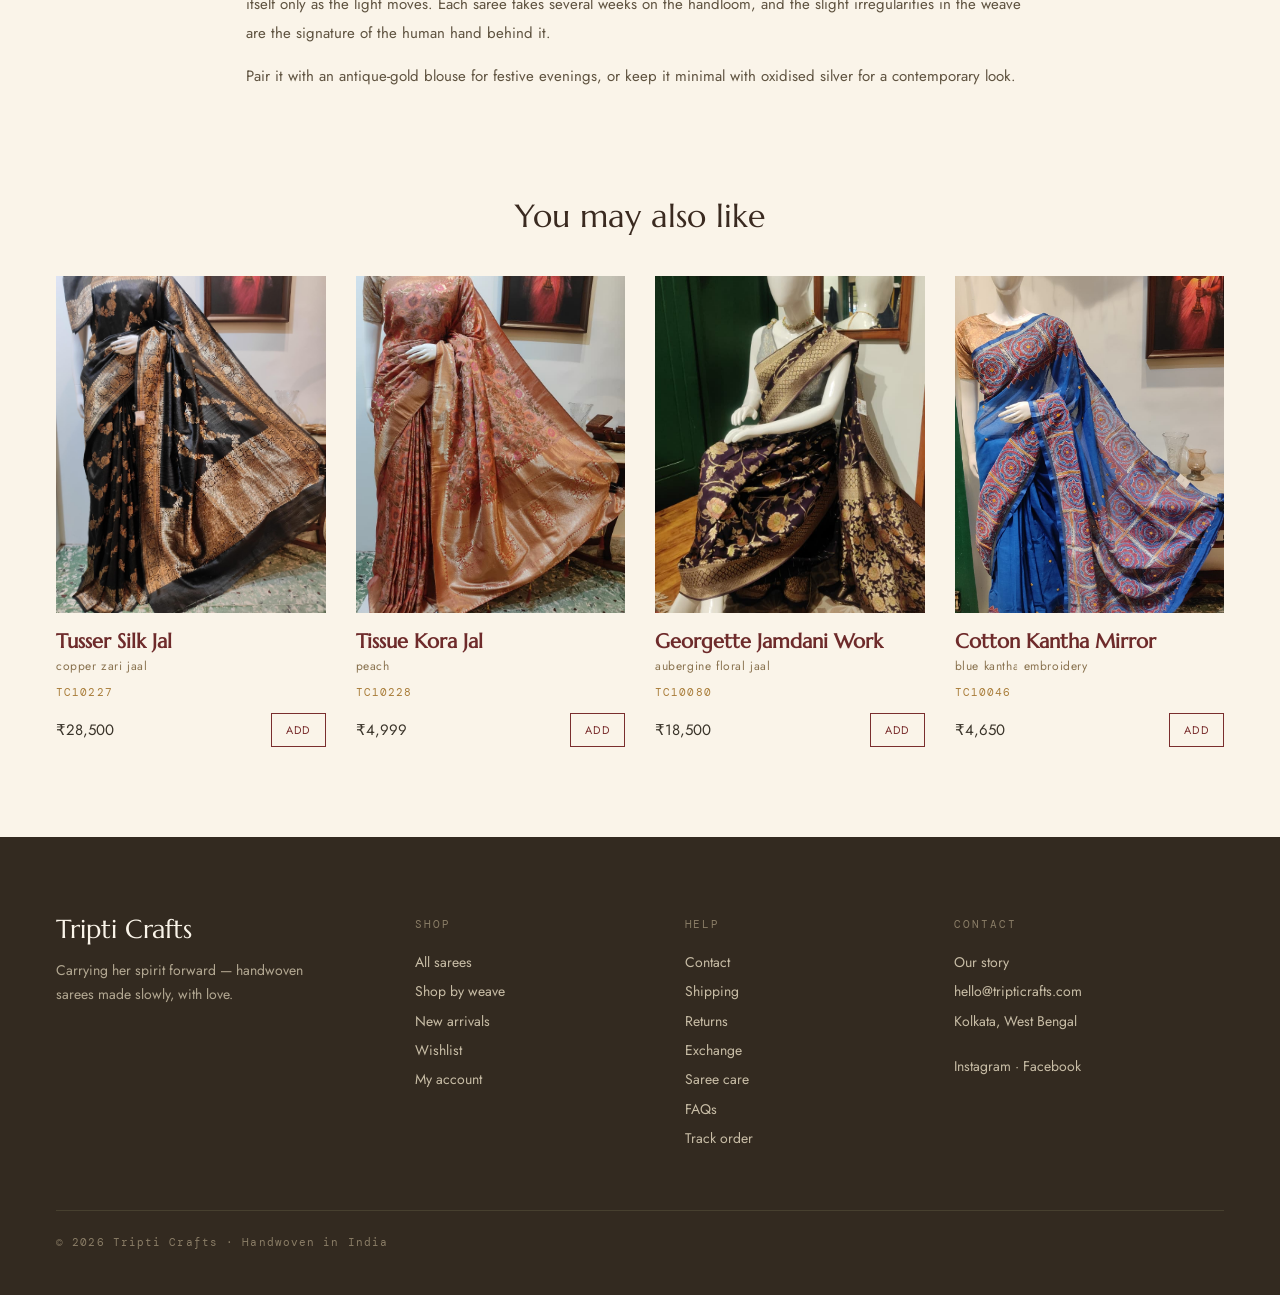
<file: product.html>
<!DOCTYPE html>
<html lang="en">
<head>
<meta charset="utf-8">
<meta name="viewport" content="width=device-width, initial-scale=1">
<title>Tusser Silk Jal — Tripti Crafts</title>
<link rel="preconnect" href="https://fonts.googleapis.com">
<link rel="preconnect" href="https://fonts.gstatic.com" crossorigin>
<link href="https://fonts.googleapis.com/css2?family=Marcellus&family=Noto+Serif+Bengali:wght@400;500&family=Jost:wght@300;400;500&family=DM+Mono:wght@400;500&display=swap" rel="stylesheet">
<link rel="stylesheet" href="warm-heritage.css">
</head>
<body>

<div class="announce">Handwoven in Bengal · Complimentary shipping on orders over ₹5,000</div>

<div class="topbar">
  <input type="checkbox" id="nav-toggle" class="nav-toggle" hidden>
  <header class="hdr">
    <label for="nav-toggle" class="hdr__burger" aria-label="Toggle menu">
      <svg class="icon" viewBox="0 0 24 24" fill="none" stroke="currentColor" stroke-width="1.5" stroke-linecap="round" aria-hidden="true"><path d="M3 6h18M3 12h18M3 18h18"/></svg>
    </label>
    <nav class="hdr__nav hdr__nav--left">
      <a href="shop.html">Shop</a>
      <div class="navgroup">
        <input type="checkbox" id="nav-mens" class="navgroup__toggle" hidden>
        <label for="nav-mens" class="navgroup__head">Mens</label>
        <div class="navgroup__menu">
          <a href="shop.html">Panjabi</a>
          <a href="shop.html">Lower</a>
          <a href="shop.html">Johar Coat</a>
          <a href="shop.html">Dhooti</a>
        </div>
      </div>
      <div class="navgroup">
        <input type="checkbox" id="nav-women" class="navgroup__toggle" hidden>
        <label for="nav-women" class="navgroup__head">Women</label>
        <div class="navgroup__menu">
          <a href="shop.html">Sarees</a>
          <a href="shop.html">Kurti</a>
          <a href="shop.html">Kaftan</a>
          <a href="shop.html">Salwar Suits</a>
          <a href="shop.html">Dupatta / Stole</a>
          <a href="shop.html">Ladies Jacket</a>
        </div>
      </div>
      <div class="navgroup">
        <input type="checkbox" id="nav-acc" class="navgroup__toggle" hidden>
        <label for="nav-acc" class="navgroup__head">Accessories</label>
        <div class="navgroup__menu">
          <a href="shop.html">Jewelry</a>
          <a href="shop.html">Bags</a>
        </div>
      </div>
    </nav>
    <a href="index.html" class="hdr__brand"><img src="logo.svg" class="hdr__logo" alt=""><span>Tripti Crafts</span></a>
    <nav class="hdr__nav hdr__nav--right">
      <a href="our-story.html">Our Story</a>
      <a href="shop.html">Search</a>
      <a href="cart.html">Cart (2)</a>
    </nav>
    <div class="hdr__actions">
      <a href="wishlist.html" aria-label="Wishlist">
        <svg class="icon" viewBox="0 0 24 24" fill="none" stroke="currentColor" stroke-width="1.5" stroke-linecap="round" stroke-linejoin="round" aria-hidden="true"><path d="M12 20.5S3.8 15.4 3.8 9.6A4.3 4.3 0 0 1 12 7.7a4.3 4.3 0 0 1 8.2 1.9c0 5.8-8.2 10.9-8.2 10.9Z"/></svg>
      </a>
      <a href="cart.html" aria-label="Cart">
        <svg class="icon" viewBox="0 0 24 24" fill="none" stroke="currentColor" stroke-width="1.5" stroke-linecap="round" stroke-linejoin="round" aria-hidden="true"><path d="M5.5 8h13l-1 11.5a1.5 1.5 0 0 1-1.5 1.4H8a1.5 1.5 0 0 1-1.5-1.4Z"/><path d="M9 8V6.5a3 3 0 1 1 6 0V8"/></svg>
      </a>
    </div>
  </header>

  <div class="msearch">
    <form class="msearch__form" onsubmit="return false">
      <svg class="icon msearch__icon" viewBox="0 0 24 24" fill="none" stroke="currentColor" stroke-width="1.5" stroke-linecap="round" aria-hidden="true"><circle cx="11" cy="11" r="6.5"/><path d="m16 16 4.5 4.5"/></svg>
      <input type="search" placeholder="Search…" aria-label="Search sarees">
    </form>
  </div>

  <nav class="mcats" aria-label="Browse categories">
    <a href="shop.html">Collections</a>
    <a href="shop.html">Mens</a>
    <a href="shop.html">Women</a>
    <a href="shop.html">Accessories</a>
  </nav>
</div>

<main>
<nav class="breadcrumb" aria-label="Breadcrumb"><a href="index.html">Home</a><span class="breadcrumb__sep">/</span><a href="shop.html">Sarees</a><span class="breadcrumb__sep">/</span><span>Tusser Silk Jal</span></nav>
  <div class="woocommerce">
    <div class="single-product-main">
      <div class="product-gallery">
        <div class="product-gallery__thumbs">
          <div class="product-gallery__thumb is-active"><img src="images/products/tc10227-noir.jpeg" alt="Front view"></div>
          <div class="product-gallery__thumb"><img src="images/products/tc10229-aubergine.jpeg" alt="Border detail"></div>
          <div class="product-gallery__thumb"><img src="images/products/tc10230-azure-kantha.jpeg" alt="Pallu detail"></div>
          <div class="product-gallery__thumb"><img src="images/products/tc10228-copper.jpeg" alt="Draped view"></div>
        </div>
        <div class="product-gallery__main"><img src="images/products/tc10227-noir.jpeg" alt="Tusser Silk Jal handwoven saree in noir with copper zari"></div>
      </div>
      <div class="summary">
        <h1 class="product_title">Tusser Silk Jal — Noir</h1>
        <p class="product__code">TC10227 · Handwoven</p>
        <div class="woocommerce-product-rating">
          <span class="star-rating" aria-label="Rated 5 out of 5">★★★★★</span>
          <a href="#reviews" class="woocommerce-review-link">24 reviews</a>
        </div>
        <p class="price"><del>₹32,000</del> ₹28,500</p>
        <p class="woocommerce-product-details__short-description">A deep noir Tusser silk carrying an all-over copper zari jaal, handwoven on the pit loom over many weeks. Soft fall, a subtle sheen, and a gold zari border that catches the light as it drapes.</p>
        <ul class="product-meta-list">
          <li><span class="label">Fabric</span>Pure Tusser Silk</li>
          <li><span class="label">Colour</span>Noir · copper zari</li>
          <li><span class="label">Length</span>5.5 m + blouse</li>
          <li><span class="label">Blouse</span>0.8 m running</li>
          <li><span class="label">Weave</span>Handwoven jaal</li>
          <li><span class="label">Origin</span>Bhagalpur, Bihar</li>
        </ul>
        <form class="cart-form" onsubmit="return false">
          <div class="qty-row">
            <div class="quantity">
              <button type="button" data-dir="down" aria-label="Decrease quantity">−</button>
              <input type="text" value="1" aria-label="Quantity">
              <button type="button" data-dir="up" aria-label="Increase quantity">+</button>
            </div>
            <button type="submit" class="btn btn--full single_add_to_cart_button" onclick="location.href='cart.html'">Add to cart</button>
          </div>
          <button type="button" class="btn btn--full buy-now-button" onclick="location.href='checkout.html'">Buy it now</button>
          <button type="button" class="wishlist-add" onclick="location.href='wishlist.html'">
            <svg class="icon" viewBox="0 0 24 24" fill="none" stroke="currentColor" stroke-width="1.5" stroke-linecap="round" stroke-linejoin="round" aria-hidden="true"><path d="M12 20.5S3.8 15.4 3.8 9.6A4.3 4.3 0 0 1 12 7.7a4.3 4.3 0 0 1 8.2 1.9c0 5.8-8.2 10.9-8.2 10.9Z"/></svg>
            Add to wishlist
          </button>
        </form>
        <ul class="assurances">
          <li><svg class="icon" viewBox="0 0 24 24" fill="none" stroke="currentColor" stroke-width="1.6" stroke-linecap="round" stroke-linejoin="round"><path d="M5 12l4 4 10-10"/></svg> Free shipping over ₹5,000 · Cash on delivery available</li>
          <li><svg class="icon" viewBox="0 0 24 24" fill="none" stroke="currentColor" stroke-width="1.6" stroke-linecap="round" stroke-linejoin="round"><path d="M5 12l4 4 10-10"/></svg> 7-day easy returns &amp; exchange</li>
          <li><svg class="icon" viewBox="0 0 24 24" fill="none" stroke="currentColor" stroke-width="1.6" stroke-linecap="round" stroke-linejoin="round"><path d="M5 12l4 4 10-10"/></svg> Estimated delivery: 4–7 working days</li>
        </ul>
      </div>
    </div>
  </div>

  <section class="the-details">
    <p class="eyebrow eyebrow--accent">What makes it special</p>
    <h2 class="section-title">The details</h2>
    <div class="the-details__grid">
      <div class="detail-cell"><span class="detail-cell__mark"></span><h3 class="detail-cell__t">Handwoven</h3><p class="detail-cell__p">Woven on the pit loom, never power-loom.</p></div>
      <div class="detail-cell"><span class="detail-cell__mark"></span><h3 class="detail-cell__t">Pure Tusser</h3><p class="detail-cell__p">Natural wild silk with a gentle gold sheen.</p></div>
      <div class="detail-cell"><span class="detail-cell__mark"></span><h3 class="detail-cell__t">Zari border</h3><p class="detail-cell__p">Real copper zari along both selvedges.</p></div>
      <div class="detail-cell"><span class="detail-cell__mark"></span><h3 class="detail-cell__t">Lightweight</h3><p class="detail-cell__p">Just 300g — drapes soft and easy.</p></div>
      <div class="detail-cell"><span class="detail-cell__mark"></span><h3 class="detail-cell__t">Made in India</h3><p class="detail-cell__p">By artisan weaver families we know by name.</p></div>
    </div>
  </section>

  <div class="woocommerce-tabs">
    <ul class="wc-tabs">
      <li class="active"><a href="#tab-desc">Description</a></li>
      <li><a href="#tab-info">Fabric &amp; care</a></li>
      <li><a href="#tab-ship">Shipping &amp; returns</a></li>
      <li><a href="#tab-reviews">Reviews (24)</a></li>
    </ul>
    <div class="wc-tab" id="tab-desc">
      <p>The Noir Tusser Silk Jal is a quiet statement — a black ground worked over with an all-over copper zari jaal that reveals itself only as the light moves. Each saree takes several weeks on the handloom, and the slight irregularities in the weave are the signature of the human hand behind it.</p>
      <p>Pair it with an antique-gold blouse for festive evenings, or keep it minimal with oxidised silver for a contemporary look.</p>
    </div>
    <div class="wc-tab" id="tab-info" hidden>
      <h4>Fabric</h4>
      <p>Pure Tusser (wild) silk, 5.5m with an 0.8m running blouse piece. Handwoven jaal with copper zari.</p>
      <h4>Care</h4>
      <p>Dry clean only. Store folded in a cotton or muslin wrap, away from direct sunlight. Refold along different lines every few months to avoid permanent creasing.</p>
    </div>
    <div class="wc-tab" id="tab-ship" hidden>
      <h4>Shipping</h4>
      <p>Dispatched in 2–3 working days; delivered in 4–7. Complimentary shipping on orders over ₹5,000. Cash on delivery available across India.</p>
      <h4>Returns</h4>
      <p>7-day easy returns and exchange on unworn pieces with tags intact. See our <a href="returns.html">returns</a> and <a href="exchange.html">exchange</a> policies.</p>
    </div>
    <div class="wc-tab" id="tab-reviews" hidden>
      <p><span class="star-rating">★★★★★</span> &nbsp;“Beautiful saree and exactly as shown in the photographs. The zari is so much richer in person.” — <strong>Ananya D.</strong>, Verified Buyer</p>
      <p><span class="star-rating">★★★★★</span> &nbsp;“Feather-light and drapes like a dream. Wore it to a wedding and was asked about it all evening.” — <strong>Ritu S.</strong>, Verified Buyer</p>
    </div>
  </div>

  <section class="related products favourites">
    <h2>You may also like</h2>
    <div class="grid-4">
      <article class="product">
        <a href="product.html" class="product__img ratio-45"><img src="images/products/tc10227-noir.jpeg" alt="Tusser Silk Jal saree"></a>
        <h3 class="product__name"><a href="product.html">Tusser Silk Jal</a></h3>
        <p class="product__sub">copper zari jaal</p>
        <p class="product__code">TC10227</p>
        <div class="product__foot"><span class="product__price">₹28,500</span><a href="cart.html" class="add">Add</a></div>
      </article>
      <article class="product">
        <a href="product.html" class="product__img ratio-45"><img src="images/products/tc10228-copper.jpeg" alt="Tissue Kora Jal saree"></a>
        <h3 class="product__name"><a href="product.html">Tissue Kora Jal</a></h3>
        <p class="product__sub">peach</p>
        <p class="product__code">TC10228</p>
        <div class="product__foot"><span class="product__price">₹4,999</span><a href="cart.html" class="add">Add</a></div>
      </article>
      <article class="product">
        <a href="product.html" class="product__img ratio-45"><img src="images/products/tc10229-aubergine.jpeg" alt="Georgette Jamdani Work saree"></a>
        <h3 class="product__name"><a href="product.html">Georgette Jamdani Work</a></h3>
        <p class="product__sub">aubergine floral jaal</p>
        <p class="product__code">TC10080</p>
        <div class="product__foot"><span class="product__price">₹18,500</span><a href="cart.html" class="add">Add</a></div>
      </article>
      <article class="product">
        <a href="product.html" class="product__img ratio-45"><img src="images/products/tc10230-azure-kantha.jpeg" alt="Cotton Kantha Mirror saree"></a>
        <h3 class="product__name"><a href="product.html">Cotton Kantha Mirror</a></h3>
        <p class="product__sub">blue kantha embroidery</p>
        <p class="product__code">TC10046</p>
        <div class="product__foot"><span class="product__price">₹4,650</span><a href="cart.html" class="add">Add</a></div>
      </article>
    </div>
  </section>
</main>

<footer class="footer">
  <div class="footer__grid">
    <div class="footer__brand">
      <div class="footer__wordmark">Tripti Crafts</div>
      <p class="footer__tag">Carrying her spirit forward — handwoven sarees made slowly, with love.</p>
    </div>
    <div class="footer__col">
      <div class="footer__label">Shop</div>
      <div><a href="shop.html">All sarees</a></div>
      <div><a href="shop.html">Shop by weave</a></div>
      <div><a href="shop.html">New arrivals</a></div>
      <div><a href="wishlist.html">Wishlist</a></div>
      <div><a href="my-account.html">My account</a></div>
    </div>
    <div class="footer__col">
      <div class="footer__label">Help</div>
      <div><a href="contact.html">Contact</a></div>
      <div><a href="shipping.html">Shipping</a></div>
      <div><a href="returns.html">Returns</a></div>
      <div><a href="exchange.html">Exchange</a></div>
      <div><a href="saree-care.html">Saree care</a></div>
      <div><a href="faq.html">FAQs</a></div>
      <div><a href="track-order.html">Track order</a></div>
    </div>
    <div class="footer__col">
      <div class="footer__label">Contact</div>
      <div><a href="our-story.html">Our story</a></div>
      <div>hello@tripticrafts.com</div>
      <div>Kolkata, West Bengal</div>
      <div class="footer__social"><a href="#">Instagram</a> · <a href="#">Facebook</a></div>
    </div>
  </div>
  <div class="footer__copy">© 2026 Tripti Crafts · Handwoven in India</div>
</footer>

<nav class="appbar" aria-label="Quick navigation">
  <a class="appbar__item" href="my-account.html">
    <svg class="icon" viewBox="0 0 24 24" fill="none" stroke="currentColor" stroke-width="1.5" stroke-linecap="round" stroke-linejoin="round" aria-hidden="true"><circle cx="12" cy="8" r="3.5"/><path d="M4.5 20a7.5 7.5 0 0 1 15 0"/></svg>
    <span>Login</span>
  </a>
  <a class="appbar__item" href="shop.html">
    <svg class="icon" viewBox="0 0 24 24" fill="none" stroke="currentColor" stroke-width="1.5" aria-hidden="true"><rect x="3.5" y="3.5" width="7" height="7"/><rect x="13.5" y="3.5" width="7" height="7"/><rect x="3.5" y="13.5" width="7" height="7"/><rect x="13.5" y="13.5" width="7" height="7"/></svg>
    <span>Categories</span>
  </a>
  <a class="appbar__item appbar__item--center" href="shop.html" aria-label="Search">
    <span class="appbar__fab">
      <svg class="icon" viewBox="0 0 24 24" fill="none" stroke="currentColor" stroke-width="1.6" stroke-linecap="round" aria-hidden="true"><circle cx="11" cy="11" r="6.5"/><path d="m16 16 4.5 4.5"/></svg>
    </span>
    <span>Search</span>
  </a>
  <a class="appbar__item" href="wishlist.html">
    <svg class="icon" viewBox="0 0 24 24" fill="none" stroke="currentColor" stroke-width="1.5" stroke-linecap="round" stroke-linejoin="round" aria-hidden="true"><path d="M12 20.5S3.8 15.4 3.8 9.6A4.3 4.3 0 0 1 12 7.7a4.3 4.3 0 0 1 8.2 1.9c0 5.8-8.2 10.9-8.2 10.9Z"/></svg>
    <span>Wishlist</span>
  </a>
  <a class="appbar__item" href="cart.html">
    <svg class="icon" viewBox="0 0 24 24" fill="none" stroke="currentColor" stroke-width="1.5" stroke-linecap="round" stroke-linejoin="round" aria-hidden="true"><path d="M5.5 8h13l-1 11.5a1.5 1.5 0 0 1-1.5 1.4H8a1.5 1.5 0 0 1-1.5-1.4Z"/><path d="M9 8V6.5a3 3 0 1 1 6 0V8"/></svg>
    <span>Cart</span>
  </a>
</nav>

<script>
(function () {
  var bar = document.querySelector('.appbar');
  if (!bar) return;
  var last = window.pageYOffset;
  var THRESHOLD = 8, REVEAL_AT = 90;
  window.addEventListener('scroll', function () {
    var y = window.pageYOffset, dy = y - last;
    if (Math.abs(dy) < THRESHOLD) return;
    last = y;
    bar.classList.toggle('appbar--hidden', y > REVEAL_AT && dy > 0);
  }, { passive: true });
})();

(function () {
  var main = document.querySelector('.product-gallery__main img');
  var thumbs = document.querySelectorAll('.product-gallery__thumb');
  thumbs.forEach(function (t) {
    t.addEventListener('click', function () {
      thumbs.forEach(function (x) { x.classList.remove('is-active'); });
      t.classList.add('is-active');
      if (main) main.src = t.querySelector('img').src;
    });
  });
  var tabLinks = document.querySelectorAll('.wc-tabs a');
  var panels = document.querySelectorAll('.wc-tab');
  tabLinks.forEach(function (a) {
    a.addEventListener('click', function (e) {
      e.preventDefault();
      tabLinks.forEach(function (x) { x.parentNode.classList.remove('active'); });
      a.parentNode.classList.add('active');
      panels.forEach(function (p) { p.hidden = ('#' + p.id !== a.getAttribute('href')); });
    });
  });
  var q = document.querySelector('.quantity input');
  document.querySelectorAll('.quantity button').forEach(function (b) {
    b.addEventListener('click', function () {
      var v = parseInt(q.value, 10) || 1;
      v += (b.dataset.dir === 'up' ? 1 : -1);
      q.value = Math.max(1, v);
    });
  });
})();

</script>
<script src="scroll-hint.js"></script>
</body>
</html>
</file>
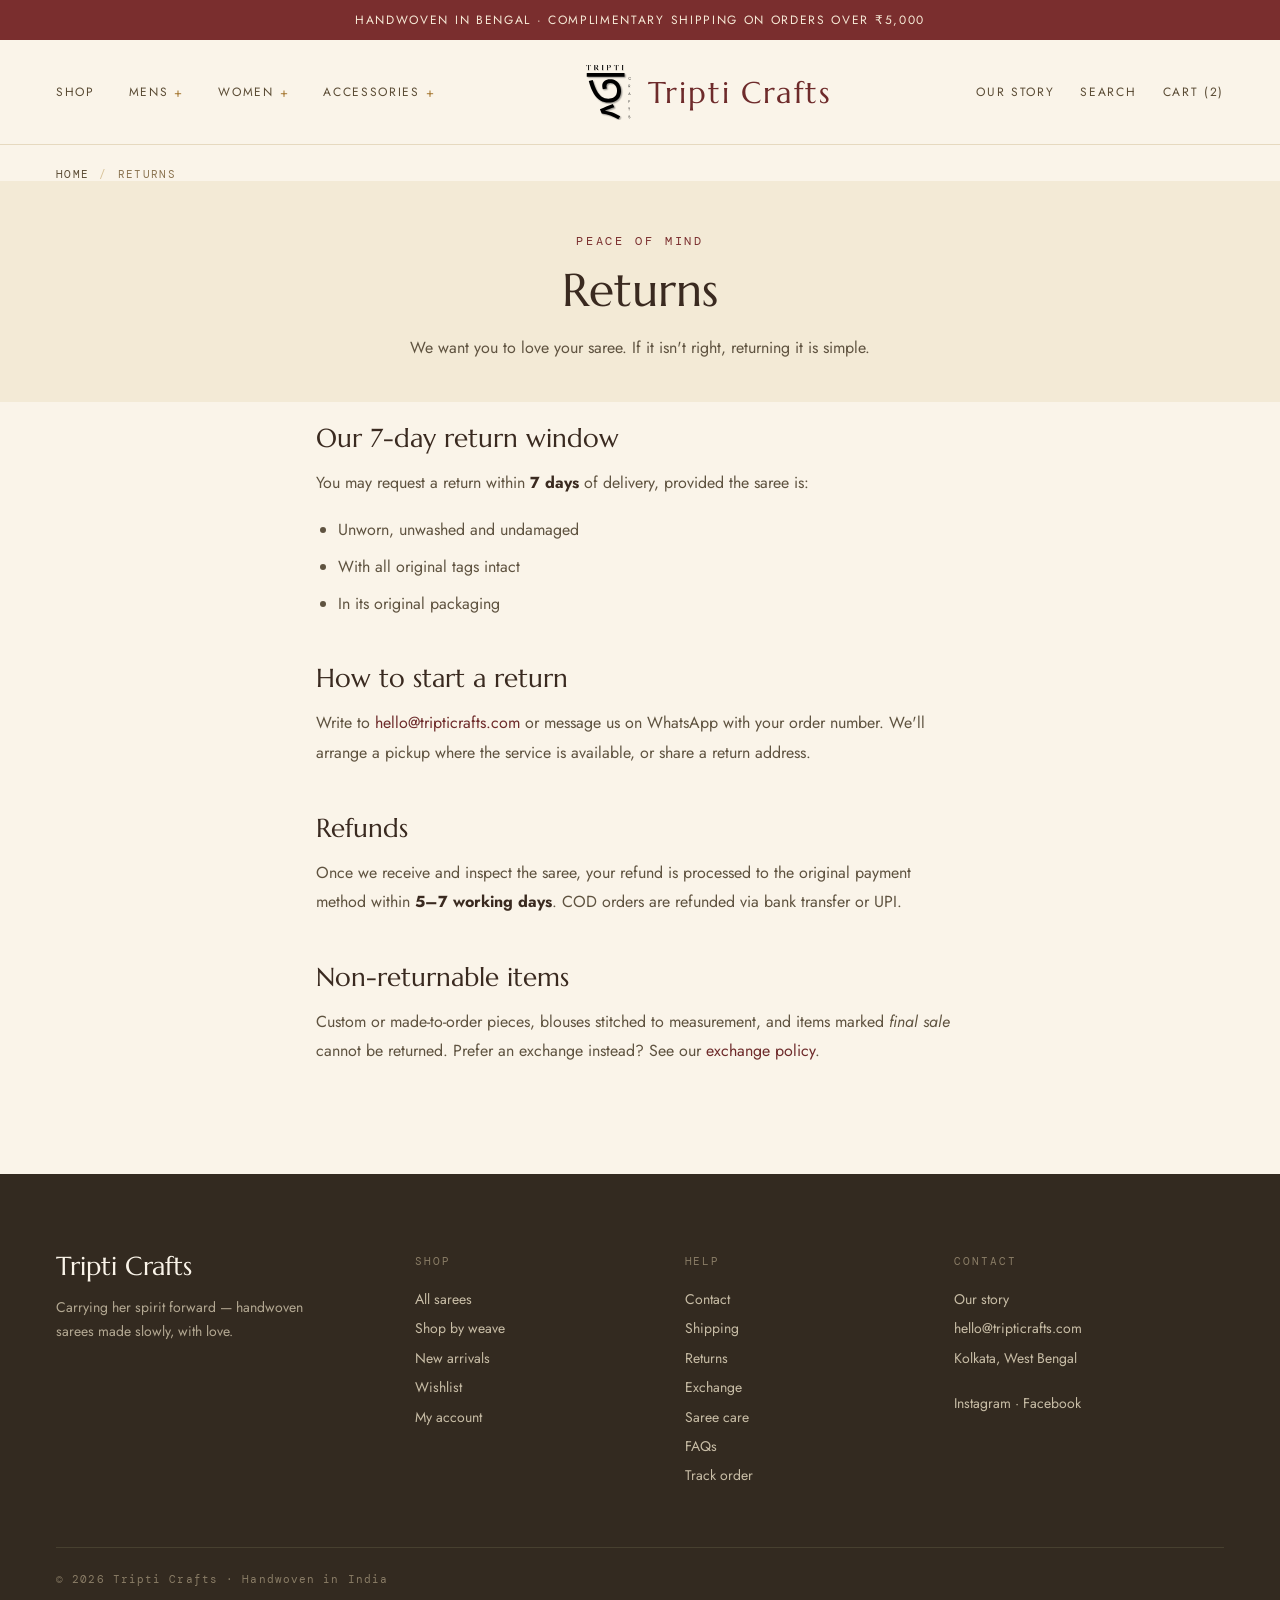
<file: returns.html>
<!DOCTYPE html>
<html lang="en">
<head>
<meta charset="utf-8">
<meta name="viewport" content="width=device-width, initial-scale=1">
<title>Returns — Tripti Crafts</title>
<link rel="preconnect" href="https://fonts.googleapis.com">
<link rel="preconnect" href="https://fonts.gstatic.com" crossorigin>
<link href="https://fonts.googleapis.com/css2?family=Marcellus&family=Noto+Serif+Bengali:wght@400;500&family=Jost:wght@300;400;500&family=DM+Mono:wght@400;500&display=swap" rel="stylesheet">
<link rel="stylesheet" href="warm-heritage.css">
</head>
<body>

<div class="announce">Handwoven in Bengal · Complimentary shipping on orders over ₹5,000</div>

<div class="topbar">
  <input type="checkbox" id="nav-toggle" class="nav-toggle" hidden>
  <header class="hdr">
    <label for="nav-toggle" class="hdr__burger" aria-label="Toggle menu">
      <svg class="icon" viewBox="0 0 24 24" fill="none" stroke="currentColor" stroke-width="1.5" stroke-linecap="round" aria-hidden="true"><path d="M3 6h18M3 12h18M3 18h18"/></svg>
    </label>
    <nav class="hdr__nav hdr__nav--left">
      <a href="shop.html">Shop</a>
      <div class="navgroup">
        <input type="checkbox" id="nav-mens" class="navgroup__toggle" hidden>
        <label for="nav-mens" class="navgroup__head">Mens</label>
        <div class="navgroup__menu">
          <a href="shop.html">Panjabi</a>
          <a href="shop.html">Lower</a>
          <a href="shop.html">Johar Coat</a>
          <a href="shop.html">Dhooti</a>
        </div>
      </div>
      <div class="navgroup">
        <input type="checkbox" id="nav-women" class="navgroup__toggle" hidden>
        <label for="nav-women" class="navgroup__head">Women</label>
        <div class="navgroup__menu">
          <a href="shop.html">Sarees</a>
          <a href="shop.html">Kurti</a>
          <a href="shop.html">Kaftan</a>
          <a href="shop.html">Salwar Suits</a>
          <a href="shop.html">Dupatta / Stole</a>
          <a href="shop.html">Ladies Jacket</a>
        </div>
      </div>
      <div class="navgroup">
        <input type="checkbox" id="nav-acc" class="navgroup__toggle" hidden>
        <label for="nav-acc" class="navgroup__head">Accessories</label>
        <div class="navgroup__menu">
          <a href="shop.html">Jewelry</a>
          <a href="shop.html">Bags</a>
        </div>
      </div>
    </nav>
    <a href="index.html" class="hdr__brand"><img src="logo.svg" class="hdr__logo" alt=""><span>Tripti Crafts</span></a>
    <nav class="hdr__nav hdr__nav--right">
      <a href="our-story.html">Our Story</a>
      <a href="shop.html">Search</a>
      <a href="cart.html">Cart (2)</a>
    </nav>
    <div class="hdr__actions">
      <a href="wishlist.html" aria-label="Wishlist">
        <svg class="icon" viewBox="0 0 24 24" fill="none" stroke="currentColor" stroke-width="1.5" stroke-linecap="round" stroke-linejoin="round" aria-hidden="true"><path d="M12 20.5S3.8 15.4 3.8 9.6A4.3 4.3 0 0 1 12 7.7a4.3 4.3 0 0 1 8.2 1.9c0 5.8-8.2 10.9-8.2 10.9Z"/></svg>
      </a>
      <a href="cart.html" aria-label="Cart">
        <svg class="icon" viewBox="0 0 24 24" fill="none" stroke="currentColor" stroke-width="1.5" stroke-linecap="round" stroke-linejoin="round" aria-hidden="true"><path d="M5.5 8h13l-1 11.5a1.5 1.5 0 0 1-1.5 1.4H8a1.5 1.5 0 0 1-1.5-1.4Z"/><path d="M9 8V6.5a3 3 0 1 1 6 0V8"/></svg>
      </a>
    </div>
  </header>

  <div class="msearch">
    <form class="msearch__form" onsubmit="return false">
      <svg class="icon msearch__icon" viewBox="0 0 24 24" fill="none" stroke="currentColor" stroke-width="1.5" stroke-linecap="round" aria-hidden="true"><circle cx="11" cy="11" r="6.5"/><path d="m16 16 4.5 4.5"/></svg>
      <input type="search" placeholder="Search…" aria-label="Search sarees">
    </form>
  </div>

  <nav class="mcats" aria-label="Browse categories">
    <a href="shop.html">Collections</a>
    <a href="shop.html">Mens</a>
    <a href="shop.html">Women</a>
    <a href="shop.html">Accessories</a>
  </nav>
</div>

<main>
<nav class="breadcrumb" aria-label="Breadcrumb"><a href="index.html">Home</a><span class="breadcrumb__sep">/</span><span>Returns</span></nav>
  <div class="page-head page-head--warm">
    <p class="eyebrow eyebrow--accent">Peace of mind</p>
    <h1 class="page-head__title">Returns</h1>
    <p class="page-head__lead">We want you to love your saree. If it isn't right, returning it is simple.</p>
  </div>
  <div class="prose">

    <h2>Our 7-day return window</h2>
    <p>You may request a return within <strong>7 days</strong> of delivery, provided the saree is:</p>
    <ul>
      <li>Unworn, unwashed and undamaged</li>
      <li>With all original tags intact</li>
      <li>In its original packaging</li>
    </ul>
    <h2>How to start a return</h2>
    <p>Write to <a href="mailto:hello@tripticrafts.com">hello@tripticrafts.com</a> or message us on WhatsApp with your order number. We'll arrange a pickup where the service is available, or share a return address.</p>
    <h2>Refunds</h2>
    <p>Once we receive and inspect the saree, your refund is processed to the original payment method within <strong>5–7 working days</strong>. COD orders are refunded via bank transfer or UPI.</p>
    <h2>Non-returnable items</h2>
    <p>Custom or made-to-order pieces, blouses stitched to measurement, and items marked <em>final sale</em> cannot be returned. Prefer an exchange instead? See our <a href="exchange.html">exchange policy</a>.</p>

  </div>
</main>

<footer class="footer">
  <div class="footer__grid">
    <div class="footer__brand">
      <div class="footer__wordmark">Tripti Crafts</div>
      <p class="footer__tag">Carrying her spirit forward — handwoven sarees made slowly, with love.</p>
    </div>
    <div class="footer__col">
      <div class="footer__label">Shop</div>
      <div><a href="shop.html">All sarees</a></div>
      <div><a href="shop.html">Shop by weave</a></div>
      <div><a href="shop.html">New arrivals</a></div>
      <div><a href="wishlist.html">Wishlist</a></div>
      <div><a href="my-account.html">My account</a></div>
    </div>
    <div class="footer__col">
      <div class="footer__label">Help</div>
      <div><a href="contact.html">Contact</a></div>
      <div><a href="shipping.html">Shipping</a></div>
      <div><a href="returns.html">Returns</a></div>
      <div><a href="exchange.html">Exchange</a></div>
      <div><a href="saree-care.html">Saree care</a></div>
      <div><a href="faq.html">FAQs</a></div>
      <div><a href="track-order.html">Track order</a></div>
    </div>
    <div class="footer__col">
      <div class="footer__label">Contact</div>
      <div><a href="our-story.html">Our story</a></div>
      <div>hello@tripticrafts.com</div>
      <div>Kolkata, West Bengal</div>
      <div class="footer__social"><a href="#">Instagram</a> · <a href="#">Facebook</a></div>
    </div>
  </div>
  <div class="footer__copy">© 2026 Tripti Crafts · Handwoven in India</div>
</footer>

<nav class="appbar" aria-label="Quick navigation">
  <a class="appbar__item" href="my-account.html">
    <svg class="icon" viewBox="0 0 24 24" fill="none" stroke="currentColor" stroke-width="1.5" stroke-linecap="round" stroke-linejoin="round" aria-hidden="true"><circle cx="12" cy="8" r="3.5"/><path d="M4.5 20a7.5 7.5 0 0 1 15 0"/></svg>
    <span>Login</span>
  </a>
  <a class="appbar__item" href="shop.html">
    <svg class="icon" viewBox="0 0 24 24" fill="none" stroke="currentColor" stroke-width="1.5" aria-hidden="true"><rect x="3.5" y="3.5" width="7" height="7"/><rect x="13.5" y="3.5" width="7" height="7"/><rect x="3.5" y="13.5" width="7" height="7"/><rect x="13.5" y="13.5" width="7" height="7"/></svg>
    <span>Categories</span>
  </a>
  <a class="appbar__item appbar__item--center" href="shop.html" aria-label="Search">
    <span class="appbar__fab">
      <svg class="icon" viewBox="0 0 24 24" fill="none" stroke="currentColor" stroke-width="1.6" stroke-linecap="round" aria-hidden="true"><circle cx="11" cy="11" r="6.5"/><path d="m16 16 4.5 4.5"/></svg>
    </span>
    <span>Search</span>
  </a>
  <a class="appbar__item" href="wishlist.html">
    <svg class="icon" viewBox="0 0 24 24" fill="none" stroke="currentColor" stroke-width="1.5" stroke-linecap="round" stroke-linejoin="round" aria-hidden="true"><path d="M12 20.5S3.8 15.4 3.8 9.6A4.3 4.3 0 0 1 12 7.7a4.3 4.3 0 0 1 8.2 1.9c0 5.8-8.2 10.9-8.2 10.9Z"/></svg>
    <span>Wishlist</span>
  </a>
  <a class="appbar__item" href="cart.html">
    <svg class="icon" viewBox="0 0 24 24" fill="none" stroke="currentColor" stroke-width="1.5" stroke-linecap="round" stroke-linejoin="round" aria-hidden="true"><path d="M5.5 8h13l-1 11.5a1.5 1.5 0 0 1-1.5 1.4H8a1.5 1.5 0 0 1-1.5-1.4Z"/><path d="M9 8V6.5a3 3 0 1 1 6 0V8"/></svg>
    <span>Cart</span>
  </a>
</nav>

<script>
(function () {
  var bar = document.querySelector('.appbar');
  if (!bar) return;
  var last = window.pageYOffset;
  var THRESHOLD = 8, REVEAL_AT = 90;
  window.addEventListener('scroll', function () {
    var y = window.pageYOffset, dy = y - last;
    if (Math.abs(dy) < THRESHOLD) return;
    last = y;
    bar.classList.toggle('appbar--hidden', y > REVEAL_AT && dy > 0);
  }, { passive: true });
})();

</script>
<script src="scroll-hint.js"></script>
</body>
</html>
</file>
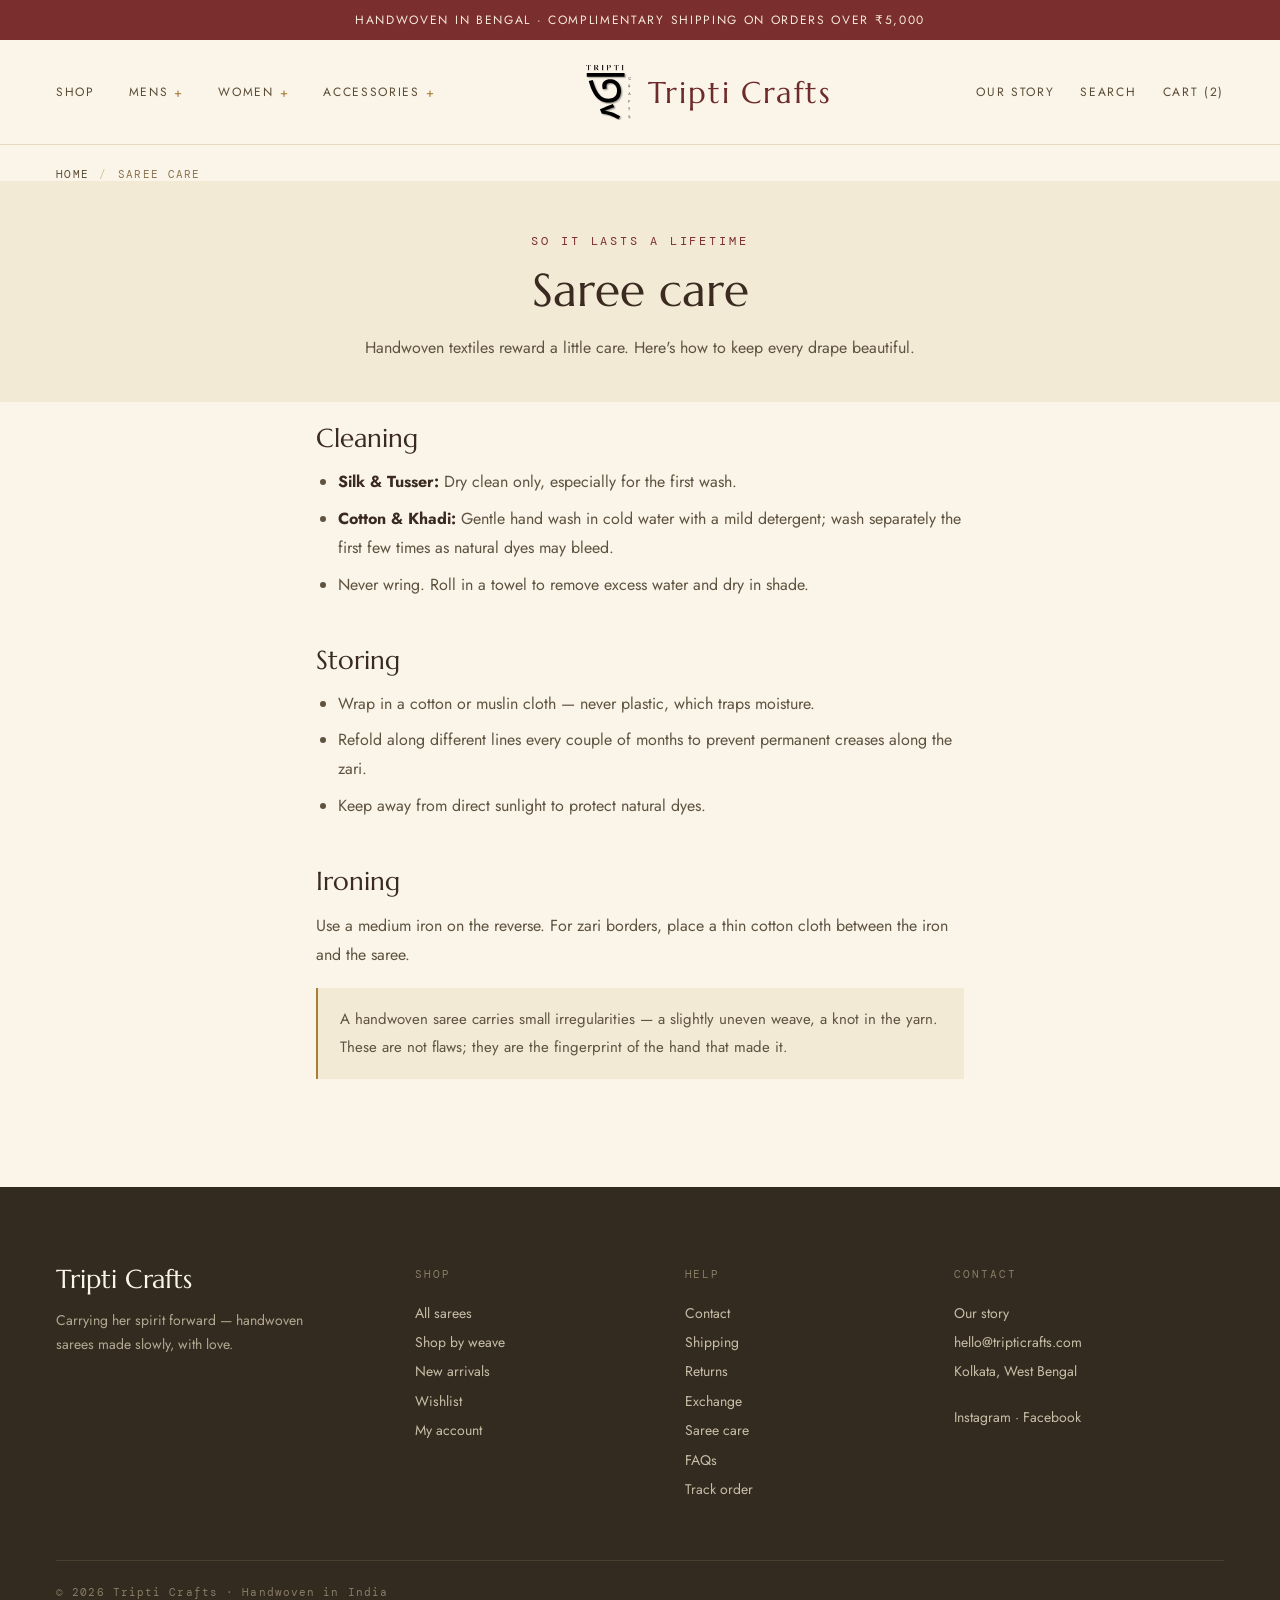
<file: saree-care.html>
<!DOCTYPE html>
<html lang="en">
<head>
<meta charset="utf-8">
<meta name="viewport" content="width=device-width, initial-scale=1">
<title>Saree care — Tripti Crafts</title>
<link rel="preconnect" href="https://fonts.googleapis.com">
<link rel="preconnect" href="https://fonts.gstatic.com" crossorigin>
<link href="https://fonts.googleapis.com/css2?family=Marcellus&family=Noto+Serif+Bengali:wght@400;500&family=Jost:wght@300;400;500&family=DM+Mono:wght@400;500&display=swap" rel="stylesheet">
<link rel="stylesheet" href="warm-heritage.css">
</head>
<body>

<div class="announce">Handwoven in Bengal · Complimentary shipping on orders over ₹5,000</div>

<div class="topbar">
  <input type="checkbox" id="nav-toggle" class="nav-toggle" hidden>
  <header class="hdr">
    <label for="nav-toggle" class="hdr__burger" aria-label="Toggle menu">
      <svg class="icon" viewBox="0 0 24 24" fill="none" stroke="currentColor" stroke-width="1.5" stroke-linecap="round" aria-hidden="true"><path d="M3 6h18M3 12h18M3 18h18"/></svg>
    </label>
    <nav class="hdr__nav hdr__nav--left">
      <a href="shop.html">Shop</a>
      <div class="navgroup">
        <input type="checkbox" id="nav-mens" class="navgroup__toggle" hidden>
        <label for="nav-mens" class="navgroup__head">Mens</label>
        <div class="navgroup__menu">
          <a href="shop.html">Panjabi</a>
          <a href="shop.html">Lower</a>
          <a href="shop.html">Johar Coat</a>
          <a href="shop.html">Dhooti</a>
        </div>
      </div>
      <div class="navgroup">
        <input type="checkbox" id="nav-women" class="navgroup__toggle" hidden>
        <label for="nav-women" class="navgroup__head">Women</label>
        <div class="navgroup__menu">
          <a href="shop.html">Sarees</a>
          <a href="shop.html">Kurti</a>
          <a href="shop.html">Kaftan</a>
          <a href="shop.html">Salwar Suits</a>
          <a href="shop.html">Dupatta / Stole</a>
          <a href="shop.html">Ladies Jacket</a>
        </div>
      </div>
      <div class="navgroup">
        <input type="checkbox" id="nav-acc" class="navgroup__toggle" hidden>
        <label for="nav-acc" class="navgroup__head">Accessories</label>
        <div class="navgroup__menu">
          <a href="shop.html">Jewelry</a>
          <a href="shop.html">Bags</a>
        </div>
      </div>
    </nav>
    <a href="index.html" class="hdr__brand"><img src="logo.svg" class="hdr__logo" alt=""><span>Tripti Crafts</span></a>
    <nav class="hdr__nav hdr__nav--right">
      <a href="our-story.html">Our Story</a>
      <a href="shop.html">Search</a>
      <a href="cart.html">Cart (2)</a>
    </nav>
    <div class="hdr__actions">
      <a href="wishlist.html" aria-label="Wishlist">
        <svg class="icon" viewBox="0 0 24 24" fill="none" stroke="currentColor" stroke-width="1.5" stroke-linecap="round" stroke-linejoin="round" aria-hidden="true"><path d="M12 20.5S3.8 15.4 3.8 9.6A4.3 4.3 0 0 1 12 7.7a4.3 4.3 0 0 1 8.2 1.9c0 5.8-8.2 10.9-8.2 10.9Z"/></svg>
      </a>
      <a href="cart.html" aria-label="Cart">
        <svg class="icon" viewBox="0 0 24 24" fill="none" stroke="currentColor" stroke-width="1.5" stroke-linecap="round" stroke-linejoin="round" aria-hidden="true"><path d="M5.5 8h13l-1 11.5a1.5 1.5 0 0 1-1.5 1.4H8a1.5 1.5 0 0 1-1.5-1.4Z"/><path d="M9 8V6.5a3 3 0 1 1 6 0V8"/></svg>
      </a>
    </div>
  </header>

  <div class="msearch">
    <form class="msearch__form" onsubmit="return false">
      <svg class="icon msearch__icon" viewBox="0 0 24 24" fill="none" stroke="currentColor" stroke-width="1.5" stroke-linecap="round" aria-hidden="true"><circle cx="11" cy="11" r="6.5"/><path d="m16 16 4.5 4.5"/></svg>
      <input type="search" placeholder="Search…" aria-label="Search sarees">
    </form>
  </div>

  <nav class="mcats" aria-label="Browse categories">
    <a href="shop.html">Collections</a>
    <a href="shop.html">Mens</a>
    <a href="shop.html">Women</a>
    <a href="shop.html">Accessories</a>
  </nav>
</div>

<main>
<nav class="breadcrumb" aria-label="Breadcrumb"><a href="index.html">Home</a><span class="breadcrumb__sep">/</span><span>Saree care</span></nav>
  <div class="page-head page-head--warm">
    <p class="eyebrow eyebrow--accent">So it lasts a lifetime</p>
    <h1 class="page-head__title">Saree care</h1>
    <p class="page-head__lead">Handwoven textiles reward a little care. Here's how to keep every drape beautiful.</p>
  </div>
  <div class="prose">

    <h2>Cleaning</h2>
    <ul>
      <li><strong>Silk &amp; Tusser:</strong> Dry clean only, especially for the first wash.</li>
      <li><strong>Cotton &amp; Khadi:</strong> Gentle hand wash in cold water with a mild detergent; wash separately the first few times as natural dyes may bleed.</li>
      <li>Never wring. Roll in a towel to remove excess water and dry in shade.</li>
    </ul>
    <h2>Storing</h2>
    <ul>
      <li>Wrap in a cotton or muslin cloth — never plastic, which traps moisture.</li>
      <li>Refold along different lines every couple of months to prevent permanent creases along the zari.</li>
      <li>Keep away from direct sunlight to protect natural dyes.</li>
    </ul>
    <h2>Ironing</h2>
    <p>Use a medium iron on the reverse. For zari borders, place a thin cotton cloth between the iron and the saree.</p>
    <p class="note">A handwoven saree carries small irregularities — a slightly uneven weave, a knot in the yarn. These are not flaws; they are the fingerprint of the hand that made it.</p>

  </div>
</main>

<footer class="footer">
  <div class="footer__grid">
    <div class="footer__brand">
      <div class="footer__wordmark">Tripti Crafts</div>
      <p class="footer__tag">Carrying her spirit forward — handwoven sarees made slowly, with love.</p>
    </div>
    <div class="footer__col">
      <div class="footer__label">Shop</div>
      <div><a href="shop.html">All sarees</a></div>
      <div><a href="shop.html">Shop by weave</a></div>
      <div><a href="shop.html">New arrivals</a></div>
      <div><a href="wishlist.html">Wishlist</a></div>
      <div><a href="my-account.html">My account</a></div>
    </div>
    <div class="footer__col">
      <div class="footer__label">Help</div>
      <div><a href="contact.html">Contact</a></div>
      <div><a href="shipping.html">Shipping</a></div>
      <div><a href="returns.html">Returns</a></div>
      <div><a href="exchange.html">Exchange</a></div>
      <div><a href="saree-care.html">Saree care</a></div>
      <div><a href="faq.html">FAQs</a></div>
      <div><a href="track-order.html">Track order</a></div>
    </div>
    <div class="footer__col">
      <div class="footer__label">Contact</div>
      <div><a href="our-story.html">Our story</a></div>
      <div>hello@tripticrafts.com</div>
      <div>Kolkata, West Bengal</div>
      <div class="footer__social"><a href="#">Instagram</a> · <a href="#">Facebook</a></div>
    </div>
  </div>
  <div class="footer__copy">© 2026 Tripti Crafts · Handwoven in India</div>
</footer>

<nav class="appbar" aria-label="Quick navigation">
  <a class="appbar__item" href="my-account.html">
    <svg class="icon" viewBox="0 0 24 24" fill="none" stroke="currentColor" stroke-width="1.5" stroke-linecap="round" stroke-linejoin="round" aria-hidden="true"><circle cx="12" cy="8" r="3.5"/><path d="M4.5 20a7.5 7.5 0 0 1 15 0"/></svg>
    <span>Login</span>
  </a>
  <a class="appbar__item" href="shop.html">
    <svg class="icon" viewBox="0 0 24 24" fill="none" stroke="currentColor" stroke-width="1.5" aria-hidden="true"><rect x="3.5" y="3.5" width="7" height="7"/><rect x="13.5" y="3.5" width="7" height="7"/><rect x="3.5" y="13.5" width="7" height="7"/><rect x="13.5" y="13.5" width="7" height="7"/></svg>
    <span>Categories</span>
  </a>
  <a class="appbar__item appbar__item--center" href="shop.html" aria-label="Search">
    <span class="appbar__fab">
      <svg class="icon" viewBox="0 0 24 24" fill="none" stroke="currentColor" stroke-width="1.6" stroke-linecap="round" aria-hidden="true"><circle cx="11" cy="11" r="6.5"/><path d="m16 16 4.5 4.5"/></svg>
    </span>
    <span>Search</span>
  </a>
  <a class="appbar__item" href="wishlist.html">
    <svg class="icon" viewBox="0 0 24 24" fill="none" stroke="currentColor" stroke-width="1.5" stroke-linecap="round" stroke-linejoin="round" aria-hidden="true"><path d="M12 20.5S3.8 15.4 3.8 9.6A4.3 4.3 0 0 1 12 7.7a4.3 4.3 0 0 1 8.2 1.9c0 5.8-8.2 10.9-8.2 10.9Z"/></svg>
    <span>Wishlist</span>
  </a>
  <a class="appbar__item" href="cart.html">
    <svg class="icon" viewBox="0 0 24 24" fill="none" stroke="currentColor" stroke-width="1.5" stroke-linecap="round" stroke-linejoin="round" aria-hidden="true"><path d="M5.5 8h13l-1 11.5a1.5 1.5 0 0 1-1.5 1.4H8a1.5 1.5 0 0 1-1.5-1.4Z"/><path d="M9 8V6.5a3 3 0 1 1 6 0V8"/></svg>
    <span>Cart</span>
  </a>
</nav>

<script>
(function () {
  var bar = document.querySelector('.appbar');
  if (!bar) return;
  var last = window.pageYOffset;
  var THRESHOLD = 8, REVEAL_AT = 90;
  window.addEventListener('scroll', function () {
    var y = window.pageYOffset, dy = y - last;
    if (Math.abs(dy) < THRESHOLD) return;
    last = y;
    bar.classList.toggle('appbar--hidden', y > REVEAL_AT && dy > 0);
  }, { passive: true });
})();

</script>
<script src="scroll-hint.js"></script>
</body>
</html>
</file>
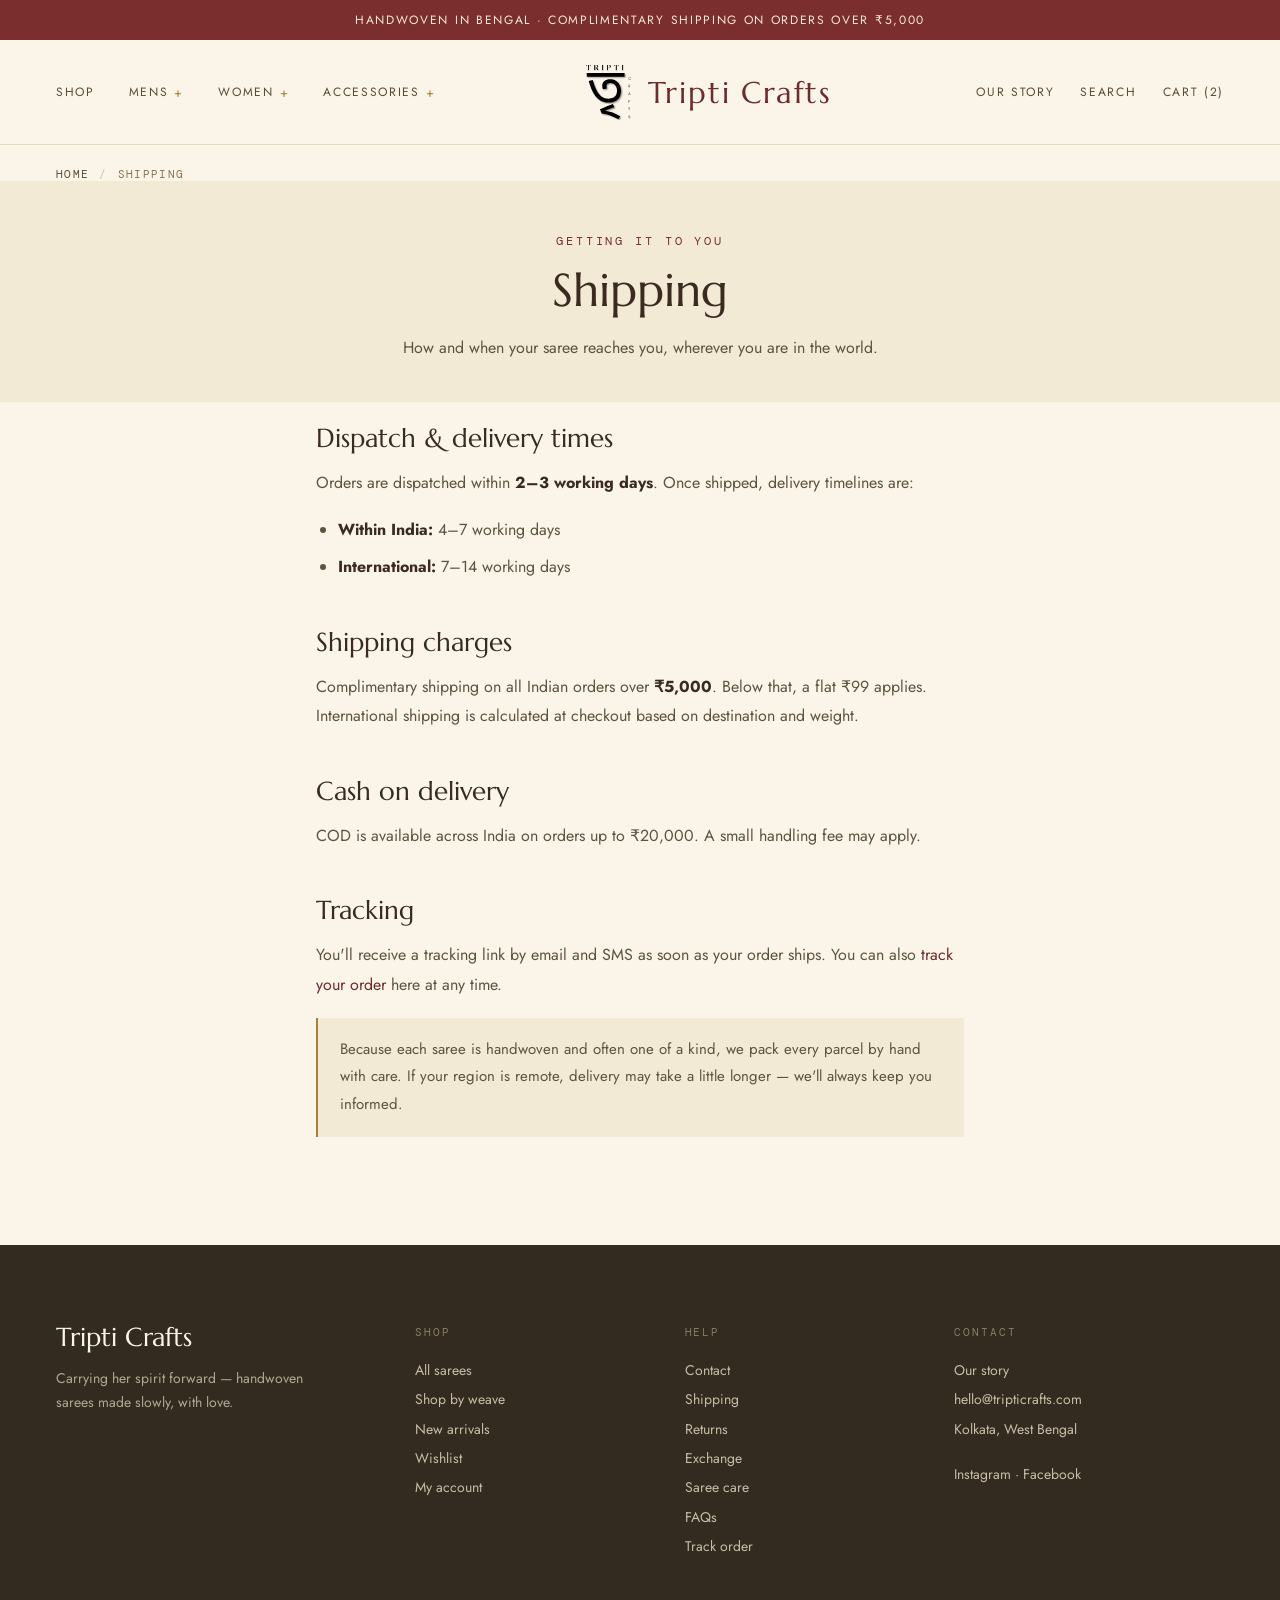
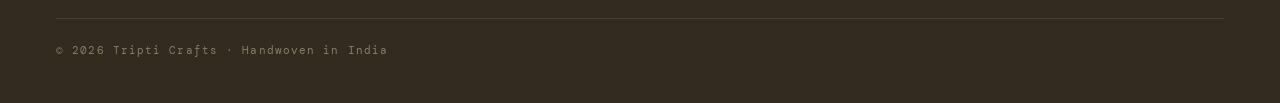
<file: shipping.html>
<!DOCTYPE html>
<html lang="en">
<head>
<meta charset="utf-8">
<meta name="viewport" content="width=device-width, initial-scale=1">
<title>Shipping — Tripti Crafts</title>
<link rel="preconnect" href="https://fonts.googleapis.com">
<link rel="preconnect" href="https://fonts.gstatic.com" crossorigin>
<link href="https://fonts.googleapis.com/css2?family=Marcellus&family=Noto+Serif+Bengali:wght@400;500&family=Jost:wght@300;400;500&family=DM+Mono:wght@400;500&display=swap" rel="stylesheet">
<link rel="stylesheet" href="warm-heritage.css">
</head>
<body>

<div class="announce">Handwoven in Bengal · Complimentary shipping on orders over ₹5,000</div>

<div class="topbar">
  <input type="checkbox" id="nav-toggle" class="nav-toggle" hidden>
  <header class="hdr">
    <label for="nav-toggle" class="hdr__burger" aria-label="Toggle menu">
      <svg class="icon" viewBox="0 0 24 24" fill="none" stroke="currentColor" stroke-width="1.5" stroke-linecap="round" aria-hidden="true"><path d="M3 6h18M3 12h18M3 18h18"/></svg>
    </label>
    <nav class="hdr__nav hdr__nav--left">
      <a href="shop.html">Shop</a>
      <div class="navgroup">
        <input type="checkbox" id="nav-mens" class="navgroup__toggle" hidden>
        <label for="nav-mens" class="navgroup__head">Mens</label>
        <div class="navgroup__menu">
          <a href="shop.html">Panjabi</a>
          <a href="shop.html">Lower</a>
          <a href="shop.html">Johar Coat</a>
          <a href="shop.html">Dhooti</a>
        </div>
      </div>
      <div class="navgroup">
        <input type="checkbox" id="nav-women" class="navgroup__toggle" hidden>
        <label for="nav-women" class="navgroup__head">Women</label>
        <div class="navgroup__menu">
          <a href="shop.html">Sarees</a>
          <a href="shop.html">Kurti</a>
          <a href="shop.html">Kaftan</a>
          <a href="shop.html">Salwar Suits</a>
          <a href="shop.html">Dupatta / Stole</a>
          <a href="shop.html">Ladies Jacket</a>
        </div>
      </div>
      <div class="navgroup">
        <input type="checkbox" id="nav-acc" class="navgroup__toggle" hidden>
        <label for="nav-acc" class="navgroup__head">Accessories</label>
        <div class="navgroup__menu">
          <a href="shop.html">Jewelry</a>
          <a href="shop.html">Bags</a>
        </div>
      </div>
    </nav>
    <a href="index.html" class="hdr__brand"><img src="logo.svg" class="hdr__logo" alt=""><span>Tripti Crafts</span></a>
    <nav class="hdr__nav hdr__nav--right">
      <a href="our-story.html">Our Story</a>
      <a href="shop.html">Search</a>
      <a href="cart.html">Cart (2)</a>
    </nav>
    <div class="hdr__actions">
      <a href="wishlist.html" aria-label="Wishlist">
        <svg class="icon" viewBox="0 0 24 24" fill="none" stroke="currentColor" stroke-width="1.5" stroke-linecap="round" stroke-linejoin="round" aria-hidden="true"><path d="M12 20.5S3.8 15.4 3.8 9.6A4.3 4.3 0 0 1 12 7.7a4.3 4.3 0 0 1 8.2 1.9c0 5.8-8.2 10.9-8.2 10.9Z"/></svg>
      </a>
      <a href="cart.html" aria-label="Cart">
        <svg class="icon" viewBox="0 0 24 24" fill="none" stroke="currentColor" stroke-width="1.5" stroke-linecap="round" stroke-linejoin="round" aria-hidden="true"><path d="M5.5 8h13l-1 11.5a1.5 1.5 0 0 1-1.5 1.4H8a1.5 1.5 0 0 1-1.5-1.4Z"/><path d="M9 8V6.5a3 3 0 1 1 6 0V8"/></svg>
      </a>
    </div>
  </header>

  <div class="msearch">
    <form class="msearch__form" onsubmit="return false">
      <svg class="icon msearch__icon" viewBox="0 0 24 24" fill="none" stroke="currentColor" stroke-width="1.5" stroke-linecap="round" aria-hidden="true"><circle cx="11" cy="11" r="6.5"/><path d="m16 16 4.5 4.5"/></svg>
      <input type="search" placeholder="Search…" aria-label="Search sarees">
    </form>
  </div>

  <nav class="mcats" aria-label="Browse categories">
    <a href="shop.html">Collections</a>
    <a href="shop.html">Mens</a>
    <a href="shop.html">Women</a>
    <a href="shop.html">Accessories</a>
  </nav>
</div>

<main>
<nav class="breadcrumb" aria-label="Breadcrumb"><a href="index.html">Home</a><span class="breadcrumb__sep">/</span><span>Shipping</span></nav>
  <div class="page-head page-head--warm">
    <p class="eyebrow eyebrow--accent">Getting it to you</p>
    <h1 class="page-head__title">Shipping</h1>
    <p class="page-head__lead">How and when your saree reaches you, wherever you are in the world.</p>
  </div>
  <div class="prose">

    <h2>Dispatch &amp; delivery times</h2>
    <p>Orders are dispatched within <strong>2–3 working days</strong>. Once shipped, delivery timelines are:</p>
    <ul>
      <li><strong>Within India:</strong> 4–7 working days</li>
      <li><strong>International:</strong> 7–14 working days</li>
    </ul>
    <h2>Shipping charges</h2>
    <p>Complimentary shipping on all Indian orders over <strong>₹5,000</strong>. Below that, a flat ₹99 applies. International shipping is calculated at checkout based on destination and weight.</p>
    <h2>Cash on delivery</h2>
    <p>COD is available across India on orders up to ₹20,000. A small handling fee may apply.</p>
    <h2>Tracking</h2>
    <p>You'll receive a tracking link by email and SMS as soon as your order ships. You can also <a href="track-order.html">track your order</a> here at any time.</p>
    <p class="note">Because each saree is handwoven and often one of a kind, we pack every parcel by hand with care. If your region is remote, delivery may take a little longer — we'll always keep you informed.</p>

  </div>
</main>

<footer class="footer">
  <div class="footer__grid">
    <div class="footer__brand">
      <div class="footer__wordmark">Tripti Crafts</div>
      <p class="footer__tag">Carrying her spirit forward — handwoven sarees made slowly, with love.</p>
    </div>
    <div class="footer__col">
      <div class="footer__label">Shop</div>
      <div><a href="shop.html">All sarees</a></div>
      <div><a href="shop.html">Shop by weave</a></div>
      <div><a href="shop.html">New arrivals</a></div>
      <div><a href="wishlist.html">Wishlist</a></div>
      <div><a href="my-account.html">My account</a></div>
    </div>
    <div class="footer__col">
      <div class="footer__label">Help</div>
      <div><a href="contact.html">Contact</a></div>
      <div><a href="shipping.html">Shipping</a></div>
      <div><a href="returns.html">Returns</a></div>
      <div><a href="exchange.html">Exchange</a></div>
      <div><a href="saree-care.html">Saree care</a></div>
      <div><a href="faq.html">FAQs</a></div>
      <div><a href="track-order.html">Track order</a></div>
    </div>
    <div class="footer__col">
      <div class="footer__label">Contact</div>
      <div><a href="our-story.html">Our story</a></div>
      <div>hello@tripticrafts.com</div>
      <div>Kolkata, West Bengal</div>
      <div class="footer__social"><a href="#">Instagram</a> · <a href="#">Facebook</a></div>
    </div>
  </div>
  <div class="footer__copy">© 2026 Tripti Crafts · Handwoven in India</div>
</footer>

<nav class="appbar" aria-label="Quick navigation">
  <a class="appbar__item" href="my-account.html">
    <svg class="icon" viewBox="0 0 24 24" fill="none" stroke="currentColor" stroke-width="1.5" stroke-linecap="round" stroke-linejoin="round" aria-hidden="true"><circle cx="12" cy="8" r="3.5"/><path d="M4.5 20a7.5 7.5 0 0 1 15 0"/></svg>
    <span>Login</span>
  </a>
  <a class="appbar__item" href="shop.html">
    <svg class="icon" viewBox="0 0 24 24" fill="none" stroke="currentColor" stroke-width="1.5" aria-hidden="true"><rect x="3.5" y="3.5" width="7" height="7"/><rect x="13.5" y="3.5" width="7" height="7"/><rect x="3.5" y="13.5" width="7" height="7"/><rect x="13.5" y="13.5" width="7" height="7"/></svg>
    <span>Categories</span>
  </a>
  <a class="appbar__item appbar__item--center" href="shop.html" aria-label="Search">
    <span class="appbar__fab">
      <svg class="icon" viewBox="0 0 24 24" fill="none" stroke="currentColor" stroke-width="1.6" stroke-linecap="round" aria-hidden="true"><circle cx="11" cy="11" r="6.5"/><path d="m16 16 4.5 4.5"/></svg>
    </span>
    <span>Search</span>
  </a>
  <a class="appbar__item" href="wishlist.html">
    <svg class="icon" viewBox="0 0 24 24" fill="none" stroke="currentColor" stroke-width="1.5" stroke-linecap="round" stroke-linejoin="round" aria-hidden="true"><path d="M12 20.5S3.8 15.4 3.8 9.6A4.3 4.3 0 0 1 12 7.7a4.3 4.3 0 0 1 8.2 1.9c0 5.8-8.2 10.9-8.2 10.9Z"/></svg>
    <span>Wishlist</span>
  </a>
  <a class="appbar__item" href="cart.html">
    <svg class="icon" viewBox="0 0 24 24" fill="none" stroke="currentColor" stroke-width="1.5" stroke-linecap="round" stroke-linejoin="round" aria-hidden="true"><path d="M5.5 8h13l-1 11.5a1.5 1.5 0 0 1-1.5 1.4H8a1.5 1.5 0 0 1-1.5-1.4Z"/><path d="M9 8V6.5a3 3 0 1 1 6 0V8"/></svg>
    <span>Cart</span>
  </a>
</nav>

<script>
(function () {
  var bar = document.querySelector('.appbar');
  if (!bar) return;
  var last = window.pageYOffset;
  var THRESHOLD = 8, REVEAL_AT = 90;
  window.addEventListener('scroll', function () {
    var y = window.pageYOffset, dy = y - last;
    if (Math.abs(dy) < THRESHOLD) return;
    last = y;
    bar.classList.toggle('appbar--hidden', y > REVEAL_AT && dy > 0);
  }, { passive: true });
})();

</script>
<script src="scroll-hint.js"></script>
</body>
</html>
</file>
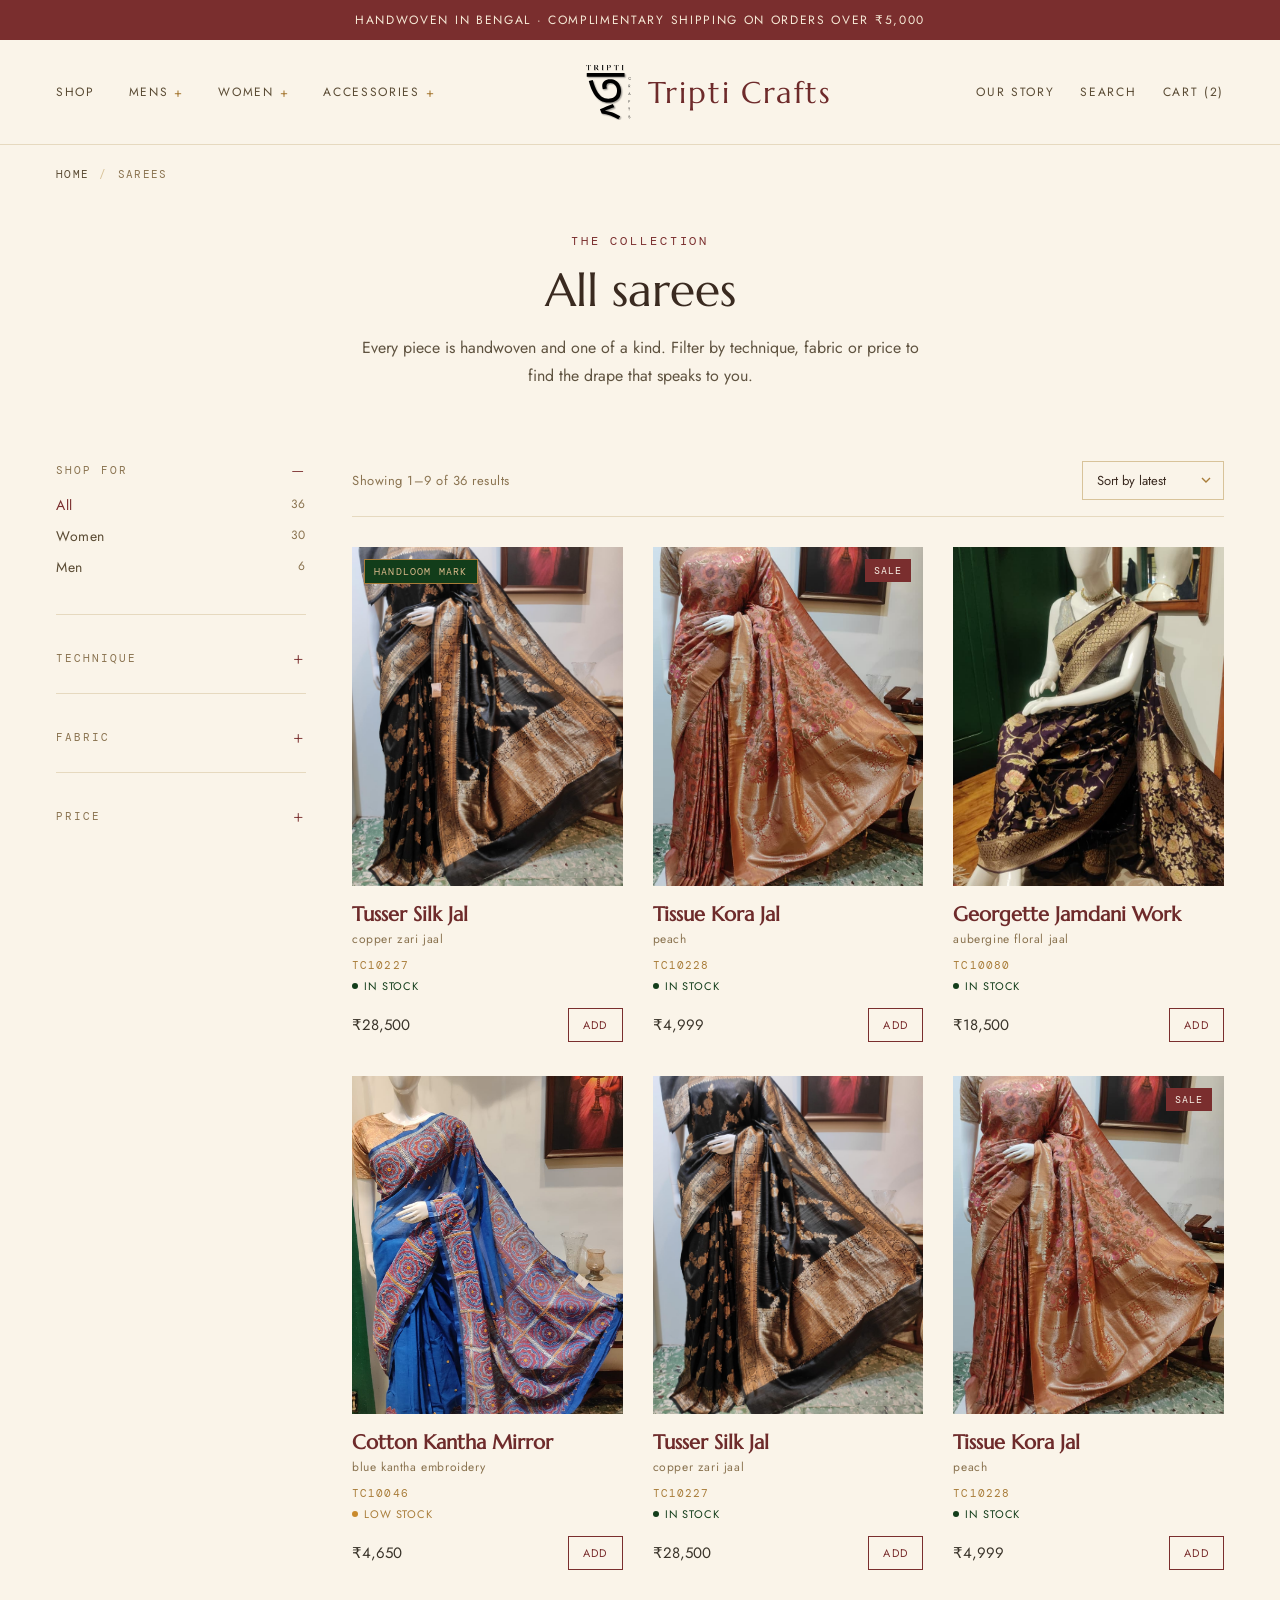
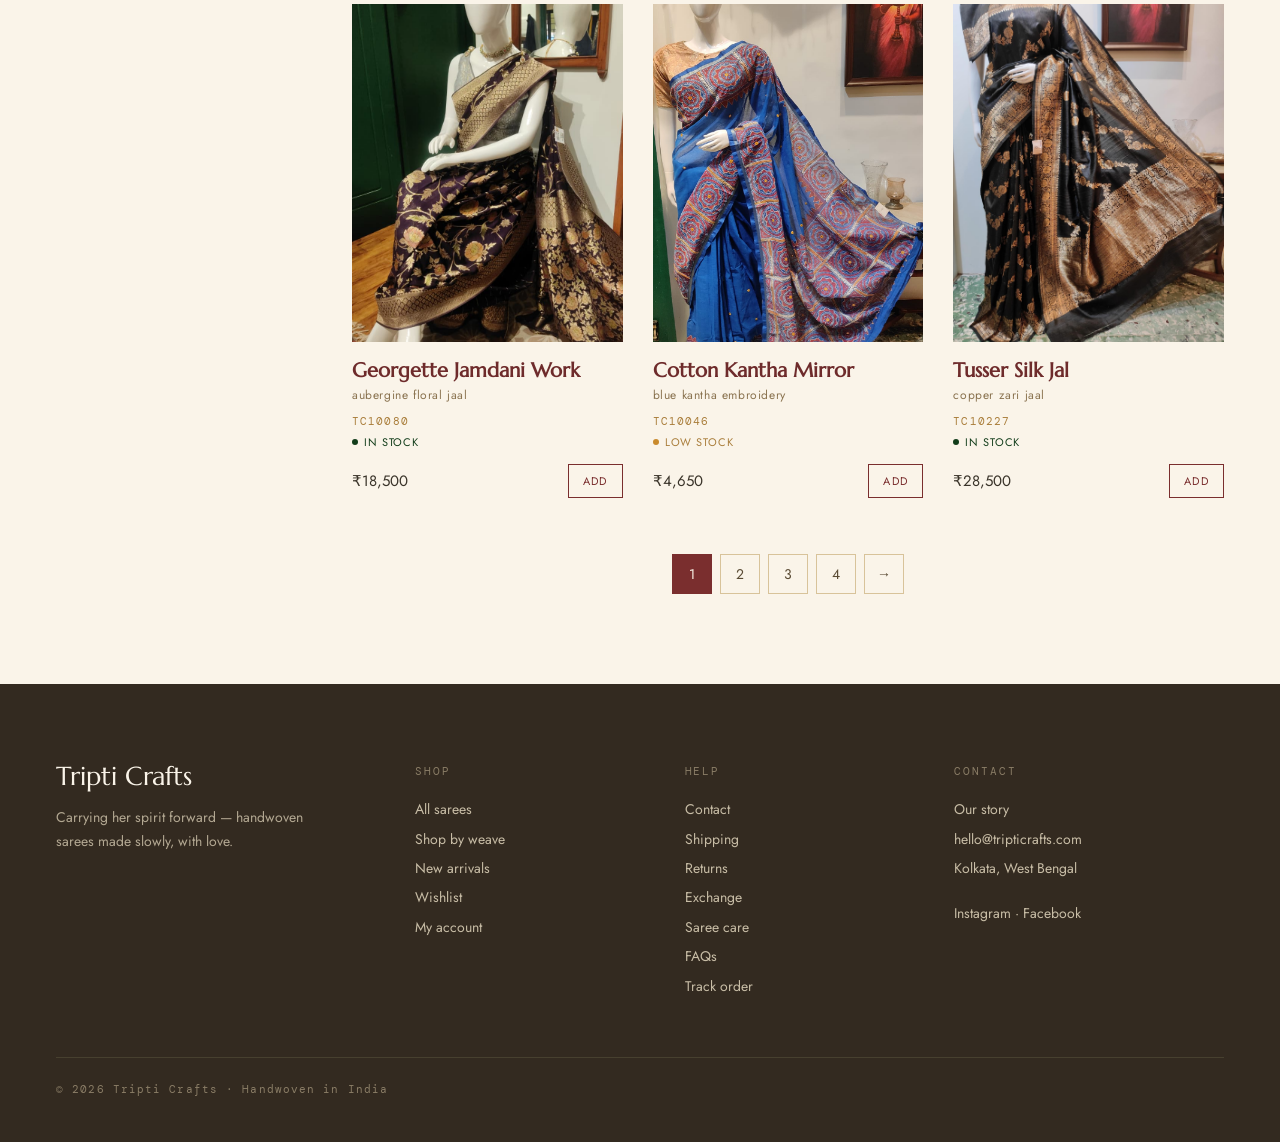
<file: shop.html>
<!DOCTYPE html>
<html lang="en">
<head>
<meta charset="utf-8">
<meta name="viewport" content="width=device-width, initial-scale=1">
<title>Shop Sarees — Tripti Crafts</title>
<link rel="preconnect" href="https://fonts.googleapis.com">
<link rel="preconnect" href="https://fonts.gstatic.com" crossorigin>
<link href="https://fonts.googleapis.com/css2?family=Marcellus&family=Noto+Serif+Bengali:wght@400;500&family=Jost:wght@300;400;500&family=DM+Mono:wght@400;500&display=swap" rel="stylesheet">
<link rel="stylesheet" href="warm-heritage.css">
</head>
<body>

<div class="announce">Handwoven in Bengal · Complimentary shipping on orders over ₹5,000</div>

<div class="topbar">
  <input type="checkbox" id="nav-toggle" class="nav-toggle" hidden>
  <header class="hdr">
    <label for="nav-toggle" class="hdr__burger" aria-label="Toggle menu">
      <svg class="icon" viewBox="0 0 24 24" fill="none" stroke="currentColor" stroke-width="1.5" stroke-linecap="round" aria-hidden="true"><path d="M3 6h18M3 12h18M3 18h18"/></svg>
    </label>
    <nav class="hdr__nav hdr__nav--left">
      <a href="shop.html">Shop</a>
      <div class="navgroup">
        <input type="checkbox" id="nav-mens" class="navgroup__toggle" hidden>
        <label for="nav-mens" class="navgroup__head">Mens</label>
        <div class="navgroup__menu">
          <a href="shop.html">Panjabi</a>
          <a href="shop.html">Lower</a>
          <a href="shop.html">Johar Coat</a>
          <a href="shop.html">Dhooti</a>
        </div>
      </div>
      <div class="navgroup">
        <input type="checkbox" id="nav-women" class="navgroup__toggle" hidden>
        <label for="nav-women" class="navgroup__head">Women</label>
        <div class="navgroup__menu">
          <a href="shop.html">Sarees</a>
          <a href="shop.html">Kurti</a>
          <a href="shop.html">Kaftan</a>
          <a href="shop.html">Salwar Suits</a>
          <a href="shop.html">Dupatta / Stole</a>
          <a href="shop.html">Ladies Jacket</a>
        </div>
      </div>
      <div class="navgroup">
        <input type="checkbox" id="nav-acc" class="navgroup__toggle" hidden>
        <label for="nav-acc" class="navgroup__head">Accessories</label>
        <div class="navgroup__menu">
          <a href="shop.html">Jewelry</a>
          <a href="shop.html">Bags</a>
        </div>
      </div>
    </nav>
    <a href="index.html" class="hdr__brand"><img src="logo.svg" class="hdr__logo" alt=""><span>Tripti Crafts</span></a>
    <nav class="hdr__nav hdr__nav--right">
      <a href="our-story.html">Our Story</a>
      <a href="shop.html">Search</a>
      <a href="cart.html">Cart (2)</a>
    </nav>
    <div class="hdr__actions">
      <a href="wishlist.html" aria-label="Wishlist">
        <svg class="icon" viewBox="0 0 24 24" fill="none" stroke="currentColor" stroke-width="1.5" stroke-linecap="round" stroke-linejoin="round" aria-hidden="true"><path d="M12 20.5S3.8 15.4 3.8 9.6A4.3 4.3 0 0 1 12 7.7a4.3 4.3 0 0 1 8.2 1.9c0 5.8-8.2 10.9-8.2 10.9Z"/></svg>
      </a>
      <a href="cart.html" aria-label="Cart">
        <svg class="icon" viewBox="0 0 24 24" fill="none" stroke="currentColor" stroke-width="1.5" stroke-linecap="round" stroke-linejoin="round" aria-hidden="true"><path d="M5.5 8h13l-1 11.5a1.5 1.5 0 0 1-1.5 1.4H8a1.5 1.5 0 0 1-1.5-1.4Z"/><path d="M9 8V6.5a3 3 0 1 1 6 0V8"/></svg>
      </a>
    </div>
  </header>

  <div class="msearch">
    <form class="msearch__form" onsubmit="return false">
      <svg class="icon msearch__icon" viewBox="0 0 24 24" fill="none" stroke="currentColor" stroke-width="1.5" stroke-linecap="round" aria-hidden="true"><circle cx="11" cy="11" r="6.5"/><path d="m16 16 4.5 4.5"/></svg>
      <input type="search" placeholder="Search…" aria-label="Search sarees">
    </form>
  </div>

  <nav class="mcats" aria-label="Browse categories">
    <a href="shop.html">Collections</a>
    <a href="shop.html">Mens</a>
    <a href="shop.html">Women</a>
    <a href="shop.html">Accessories</a>
  </nav>
</div>

<main>
<nav class="breadcrumb" aria-label="Breadcrumb"><a href="index.html">Home</a><span class="breadcrumb__sep">/</span><span>Sarees</span></nav>
  <div class="page-head">
    <p class="eyebrow eyebrow--accent">The collection</p>
    <h1 class="page-head__title">All sarees</h1>
    <p class="page-head__lead">Every piece is handwoven and one of a kind. Filter by technique, fabric or price to find the drape that speaks to you.</p>
  </div>
  <div class="woocommerce">
    <div class="shop-layout">
      <input type="checkbox" id="filter-toggle" class="filter-toggle" hidden>
      <label for="filter-toggle" class="filter-backdrop" aria-hidden="true"></label>
      <aside class="widget-area" aria-label="Product filters">
        <div class="widget-area__head">
          <span class="widget-area__title">Filters</span>
          <label for="filter-toggle" class="widget-area__close" aria-label="Close filters">
            <svg class="icon" viewBox="0 0 24 24" fill="none" stroke="currentColor" stroke-width="1.6" stroke-linecap="round" aria-hidden="true"><path d="M6 6l12 12M18 6 6 18"/></svg>
          </label>
        </div>
        <div class="widget">
          <input type="checkbox" id="filt-shopfor" class="widget__toggle" hidden checked>
          <label for="filt-shopfor" class="widget__title">Shop for</label>
          <div class="widget__body">
          <ul>
            <li><a href="shop.html" class="is-active">All <span class="count">36</span></a></li>
            <li><a href="shop.html">Women <span class="count">30</span></a></li>
            <li><a href="shop.html">Men <span class="count">6</span></a></li>
          </ul>
          </div>
        </div>
        <div class="widget widget--scroll">
          <input type="checkbox" id="filt-technique" class="widget__toggle" hidden>
          <label for="filt-technique" class="widget__title">Technique</label>
          <div class="widget__body">
          <ul>
            <li><a href="shop.html">Ajrakh <span class="count">4</span></a></li>
            <li><a href="shop.html">Bandhej <span class="count">3</span></a></li>
            <li><a href="shop.html">Kalamkari <span class="count">5</span></a></li>
            <li><a href="shop.html">Appliqué <span class="count">2</span></a></li>
            <li><a href="shop.html">Batik <span class="count">3</span></a></li>
            <li><a href="shop.html">Jamewar <span class="count">2</span></a></li>
            <li><a href="shop.html">Tissue <span class="count">4</span></a></li>
            <li><a href="shop.html">Organza <span class="count">5</span></a></li>
            <li><a href="shop.html">Kantha <span class="count">6</span></a></li>
            <li><a href="shop.html">Zardozi <span class="count">2</span></a></li>
            <li><a href="shop.html">Gujrati / Sindhi <span class="count">3</span></a></li>
            <li><a href="shop.html">Banarasi <span class="count">4</span></a></li>
            <li><a href="shop.html">Chikankari <span class="count">3</span></a></li>
            <li><a href="shop.html">Ikkat <span class="count">4</span></a></li>
            <li><a href="shop.html">Paithani <span class="count">2</span></a></li>
            <li><a href="shop.html">Madhubani <span class="count">3</span></a></li>
            <li><a href="shop.html">Jamdani <span class="count">5</span></a></li>
            <li><a href="shop.html">Kota <span class="count">5</span></a></li>
            <li><a href="shop.html">Gadwal <span class="count">2</span></a></li>
            <li><a href="shop.html">Khadi <span class="count">4</span></a></li>
            <li><a href="shop.html">Lambani <span class="count">2</span></a></li>
            <li><a href="shop.html">Digital Print <span class="count">3</span></a></li>
            <li><a href="shop.html">Katan <span class="count">2</span></a></li>
            <li><a href="shop.html">Cutwork <span class="count">2</span></a></li>
          </ul>
          </div>
        </div>
        <div class="widget">
          <input type="checkbox" id="filt-fabric" class="widget__toggle" hidden>
          <label for="filt-fabric" class="widget__title">Fabric</label>
          <div class="widget__body">
          <ul>
            <li><a href="shop.html">Tussar <span class="count">9</span></a></li>
            <li><a href="shop.html">Silk <span class="count">7</span></a></li>
            <li><a href="shop.html">Cotton <span class="count">6</span></a></li>
            <li><a href="shop.html">Kota <span class="count">5</span></a></li>
            <li><a href="shop.html">Khadi <span class="count">4</span></a></li>
            <li><a href="shop.html">Organza <span class="count">5</span></a></li>
          </ul>
          </div>
        </div>
        <div class="widget">
          <input type="checkbox" id="filt-price" class="widget__toggle" hidden>
          <label for="filt-price" class="widget__title">Price</label>
          <div class="widget__body">
          <div class="price-slider" data-min="0" data-max="50000" data-step="500">
            <div class="price-slider__rail">
              <div class="price-slider__fill"></div>
              <input type="range" min="0" max="50000" step="500" value="0" class="price-slider__input price-slider__input--min" aria-label="Minimum price">
              <input type="range" min="0" max="50000" step="500" value="50000" class="price-slider__input price-slider__input--max" aria-label="Maximum price">
            </div>
            <div class="price-slider__values">
              <span class="price-slider__out price-slider__out--min">₹0</span>
              <span class="price-slider__out price-slider__out--max">₹50,000</span>
            </div>
          </div>
          </div>
        </div>
      </aside>
      <div class="shop-content">
        <div class="shop-toolbar">
          <label for="filter-toggle" class="filter-open">
            <svg class="icon" viewBox="0 0 24 24" fill="none" stroke="currentColor" stroke-width="1.6" stroke-linecap="round" aria-hidden="true"><path d="M3 5h18M6 12h12M10 19h4"/></svg>
            Filters
          </label>
          <p class="woocommerce-result-count">Showing 1–9 of 36 results</p>
          <form class="woocommerce-ordering">
            <select aria-label="Sort products">
              <option>Sort by latest</option>
              <option>Sort by popularity</option>
              <option>Price: low to high</option>
              <option>Price: high to low</option>
            </select>
          </form>
        </div>
        <ul class="products">
      <li class="product">
        <a href="product.html" class="product__img ratio-45"><img src="images/products/tc10227-noir.jpeg" alt="Tusser Silk Jal handwoven saree"><span class="mark">Handloom mark</span></a>
        <h3 class="product__name"><a href="product.html">Tusser Silk Jal</a></h3>
        <p class="product__sub">copper zari jaal</p>
        <p class="product__code">TC10227</p>
        <div class="stock"><span class="stock__dot"></span><span class="stock__label">In stock</span></div>
        <div class="product__foot"><span class="product__price">₹28,500</span><a href="cart.html" class="add">Add</a></div>
      </li>
      <li class="product">
        <a href="product.html" class="product__img ratio-45"><img src="images/products/tc10228-copper.jpeg" alt="Tissue Kora Jal handwoven saree"><span class="woo-onsale">Sale</span></a>
        <h3 class="product__name"><a href="product.html">Tissue Kora Jal</a></h3>
        <p class="product__sub">peach</p>
        <p class="product__code">TC10228</p>
        <div class="stock"><span class="stock__dot"></span><span class="stock__label">In stock</span></div>
        <div class="product__foot"><span class="product__price">₹4,999</span><a href="cart.html" class="add">Add</a></div>
      </li>
      <li class="product">
        <a href="product.html" class="product__img ratio-45"><img src="images/products/tc10229-aubergine.jpeg" alt="Georgette Jamdani Work handwoven saree"></a>
        <h3 class="product__name"><a href="product.html">Georgette Jamdani Work</a></h3>
        <p class="product__sub">aubergine floral jaal</p>
        <p class="product__code">TC10080</p>
        <div class="stock"><span class="stock__dot"></span><span class="stock__label">In stock</span></div>
        <div class="product__foot"><span class="product__price">₹18,500</span><a href="cart.html" class="add">Add</a></div>
      </li>
      <li class="product">
        <a href="product.html" class="product__img ratio-45"><img src="images/products/tc10230-azure-kantha.jpeg" alt="Cotton Kantha Mirror handwoven saree"></a>
        <h3 class="product__name"><a href="product.html">Cotton Kantha Mirror</a></h3>
        <p class="product__sub">blue kantha embroidery</p>
        <p class="product__code">TC10046</p>
        <div class="stock stock--low"><span class="stock__dot"></span><span class="stock__label">Low stock</span></div>
        <div class="product__foot"><span class="product__price">₹4,650</span><a href="cart.html" class="add">Add</a></div>
      </li>
      <li class="product">
        <a href="product.html" class="product__img ratio-45"><img src="images/products/tc10227-noir.jpeg" alt="Tusser Silk Jal handwoven saree"></a>
        <h3 class="product__name"><a href="product.html">Tusser Silk Jal</a></h3>
        <p class="product__sub">copper zari jaal</p>
        <p class="product__code">TC10227</p>
        <div class="stock"><span class="stock__dot"></span><span class="stock__label">In stock</span></div>
        <div class="product__foot"><span class="product__price">₹28,500</span><a href="cart.html" class="add">Add</a></div>
      </li>
      <li class="product">
        <a href="product.html" class="product__img ratio-45"><img src="images/products/tc10228-copper.jpeg" alt="Tissue Kora Jal handwoven saree"><span class="woo-onsale">Sale</span></a>
        <h3 class="product__name"><a href="product.html">Tissue Kora Jal</a></h3>
        <p class="product__sub">peach</p>
        <p class="product__code">TC10228</p>
        <div class="stock"><span class="stock__dot"></span><span class="stock__label">In stock</span></div>
        <div class="product__foot"><span class="product__price">₹4,999</span><a href="cart.html" class="add">Add</a></div>
      </li>
      <li class="product">
        <a href="product.html" class="product__img ratio-45"><img src="images/products/tc10229-aubergine.jpeg" alt="Georgette Jamdani Work handwoven saree"></a>
        <h3 class="product__name"><a href="product.html">Georgette Jamdani Work</a></h3>
        <p class="product__sub">aubergine floral jaal</p>
        <p class="product__code">TC10080</p>
        <div class="stock"><span class="stock__dot"></span><span class="stock__label">In stock</span></div>
        <div class="product__foot"><span class="product__price">₹18,500</span><a href="cart.html" class="add">Add</a></div>
      </li>
      <li class="product">
        <a href="product.html" class="product__img ratio-45"><img src="images/products/tc10230-azure-kantha.jpeg" alt="Cotton Kantha Mirror handwoven saree"></a>
        <h3 class="product__name"><a href="product.html">Cotton Kantha Mirror</a></h3>
        <p class="product__sub">blue kantha embroidery</p>
        <p class="product__code">TC10046</p>
        <div class="stock stock--low"><span class="stock__dot"></span><span class="stock__label">Low stock</span></div>
        <div class="product__foot"><span class="product__price">₹4,650</span><a href="cart.html" class="add">Add</a></div>
      </li>
      <li class="product">
        <a href="product.html" class="product__img ratio-45"><img src="images/products/tc10227-noir.jpeg" alt="Tusser Silk Jal handwoven saree"></a>
        <h3 class="product__name"><a href="product.html">Tusser Silk Jal</a></h3>
        <p class="product__sub">copper zari jaal</p>
        <p class="product__code">TC10227</p>
        <div class="stock"><span class="stock__dot"></span><span class="stock__label">In stock</span></div>
        <div class="product__foot"><span class="product__price">₹28,500</span><a href="cart.html" class="add">Add</a></div>
      </li>
        </ul>
        <nav class="woocommerce-pagination" aria-label="Products">
          <ul>
            <li><span class="current">1</span></li>
            <li><a href="shop.html">2</a></li>
            <li><a href="shop.html">3</a></li>
            <li><a href="shop.html">4</a></li>
            <li><a href="shop.html">→</a></li>
          </ul>
        </nav>
      </div>
    </div>
  </div>
</main>

<footer class="footer">
  <div class="footer__grid">
    <div class="footer__brand">
      <div class="footer__wordmark">Tripti Crafts</div>
      <p class="footer__tag">Carrying her spirit forward — handwoven sarees made slowly, with love.</p>
    </div>
    <div class="footer__col">
      <div class="footer__label">Shop</div>
      <div><a href="shop.html">All sarees</a></div>
      <div><a href="shop.html">Shop by weave</a></div>
      <div><a href="shop.html">New arrivals</a></div>
      <div><a href="wishlist.html">Wishlist</a></div>
      <div><a href="my-account.html">My account</a></div>
    </div>
    <div class="footer__col">
      <div class="footer__label">Help</div>
      <div><a href="contact.html">Contact</a></div>
      <div><a href="shipping.html">Shipping</a></div>
      <div><a href="returns.html">Returns</a></div>
      <div><a href="exchange.html">Exchange</a></div>
      <div><a href="saree-care.html">Saree care</a></div>
      <div><a href="faq.html">FAQs</a></div>
      <div><a href="track-order.html">Track order</a></div>
    </div>
    <div class="footer__col">
      <div class="footer__label">Contact</div>
      <div><a href="our-story.html">Our story</a></div>
      <div>hello@tripticrafts.com</div>
      <div>Kolkata, West Bengal</div>
      <div class="footer__social"><a href="#">Instagram</a> · <a href="#">Facebook</a></div>
    </div>
  </div>
  <div class="footer__copy">© 2026 Tripti Crafts · Handwoven in India</div>
</footer>

<nav class="appbar" aria-label="Quick navigation">
  <a class="appbar__item" href="my-account.html">
    <svg class="icon" viewBox="0 0 24 24" fill="none" stroke="currentColor" stroke-width="1.5" stroke-linecap="round" stroke-linejoin="round" aria-hidden="true"><circle cx="12" cy="8" r="3.5"/><path d="M4.5 20a7.5 7.5 0 0 1 15 0"/></svg>
    <span>Login</span>
  </a>
  <a class="appbar__item" href="shop.html">
    <svg class="icon" viewBox="0 0 24 24" fill="none" stroke="currentColor" stroke-width="1.5" aria-hidden="true"><rect x="3.5" y="3.5" width="7" height="7"/><rect x="13.5" y="3.5" width="7" height="7"/><rect x="3.5" y="13.5" width="7" height="7"/><rect x="13.5" y="13.5" width="7" height="7"/></svg>
    <span>Categories</span>
  </a>
  <a class="appbar__item appbar__item--center" href="shop.html" aria-label="Search">
    <span class="appbar__fab">
      <svg class="icon" viewBox="0 0 24 24" fill="none" stroke="currentColor" stroke-width="1.6" stroke-linecap="round" aria-hidden="true"><circle cx="11" cy="11" r="6.5"/><path d="m16 16 4.5 4.5"/></svg>
    </span>
    <span>Search</span>
  </a>
  <a class="appbar__item" href="wishlist.html">
    <svg class="icon" viewBox="0 0 24 24" fill="none" stroke="currentColor" stroke-width="1.5" stroke-linecap="round" stroke-linejoin="round" aria-hidden="true"><path d="M12 20.5S3.8 15.4 3.8 9.6A4.3 4.3 0 0 1 12 7.7a4.3 4.3 0 0 1 8.2 1.9c0 5.8-8.2 10.9-8.2 10.9Z"/></svg>
    <span>Wishlist</span>
  </a>
  <a class="appbar__item" href="cart.html">
    <svg class="icon" viewBox="0 0 24 24" fill="none" stroke="currentColor" stroke-width="1.5" stroke-linecap="round" stroke-linejoin="round" aria-hidden="true"><path d="M5.5 8h13l-1 11.5a1.5 1.5 0 0 1-1.5 1.4H8a1.5 1.5 0 0 1-1.5-1.4Z"/><path d="M9 8V6.5a3 3 0 1 1 6 0V8"/></svg>
    <span>Cart</span>
  </a>
</nav>

<script>
(function () {
  var bar = document.querySelector('.appbar');
  if (!bar) return;
  var last = window.pageYOffset;
  var THRESHOLD = 8, REVEAL_AT = 90;
  window.addEventListener('scroll', function () {
    var y = window.pageYOffset, dy = y - last;
    if (Math.abs(dy) < THRESHOLD) return;
    last = y;
    bar.classList.toggle('appbar--hidden', y > REVEAL_AT && dy > 0);
  }, { passive: true });
})();

// dual-handle price slider: keep the two thumbs from crossing, paint the
// selected range on the rail, and mirror the values into the labels.
(function () {
  var box = document.querySelector('.price-slider');
  if (!box) return;
  var min = box.querySelector('.price-slider__input--min');
  var max = box.querySelector('.price-slider__input--max');
  var fill = box.querySelector('.price-slider__fill');
  var outMin = box.querySelector('.price-slider__out--min');
  var outMax = box.querySelector('.price-slider__out--max');
  var lo = +box.dataset.min, hi = +box.dataset.max, gap = (+box.dataset.step) || 0;
  var fmt = function (n) { return '₹' + (+n).toLocaleString('en-IN'); };

  function update() {
    var a = +min.value, b = +max.value;
    if (a > b - gap) { if (this === max) { b = a + gap; max.value = b; } else { a = b - gap; min.value = a; } }
    var pa = ((a - lo) / (hi - lo)) * 100, pb = ((b - lo) / (hi - lo)) * 100;
    fill.style.left = pa + '%';
    fill.style.right = (100 - pb) + '%';
    outMin.textContent = fmt(a);
    outMax.textContent = b >= hi ? fmt(hi) + '+' : fmt(b);
  }
  min.addEventListener('input', update);
  max.addEventListener('input', update);
  update();
})();

</script>
<script src="scroll-hint.js"></script>
</body>
</html>
</file>
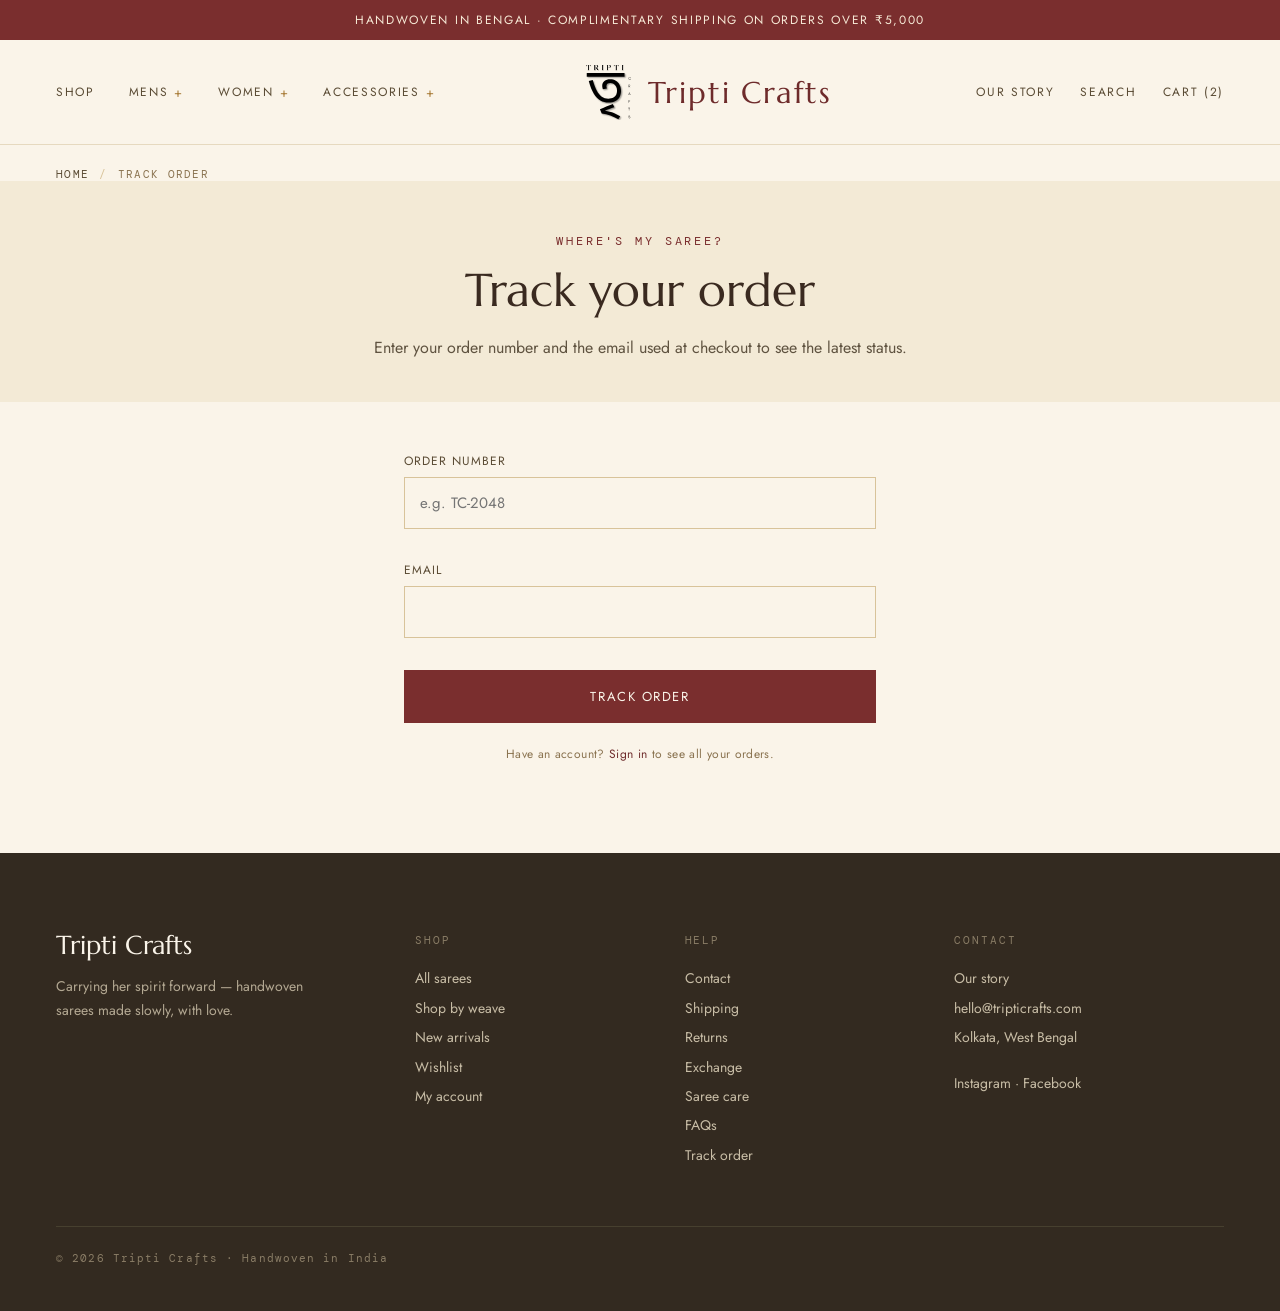
<file: track-order.html>
<!DOCTYPE html>
<html lang="en">
<head>
<meta charset="utf-8">
<meta name="viewport" content="width=device-width, initial-scale=1">
<title>Track Order — Tripti Crafts</title>
<link rel="preconnect" href="https://fonts.googleapis.com">
<link rel="preconnect" href="https://fonts.gstatic.com" crossorigin>
<link href="https://fonts.googleapis.com/css2?family=Marcellus&family=Noto+Serif+Bengali:wght@400;500&family=Jost:wght@300;400;500&family=DM+Mono:wght@400;500&display=swap" rel="stylesheet">
<link rel="stylesheet" href="warm-heritage.css">
</head>
<body>

<div class="announce">Handwoven in Bengal · Complimentary shipping on orders over ₹5,000</div>

<div class="topbar">
  <input type="checkbox" id="nav-toggle" class="nav-toggle" hidden>
  <header class="hdr">
    <label for="nav-toggle" class="hdr__burger" aria-label="Toggle menu">
      <svg class="icon" viewBox="0 0 24 24" fill="none" stroke="currentColor" stroke-width="1.5" stroke-linecap="round" aria-hidden="true"><path d="M3 6h18M3 12h18M3 18h18"/></svg>
    </label>
    <nav class="hdr__nav hdr__nav--left">
      <a href="shop.html">Shop</a>
      <div class="navgroup">
        <input type="checkbox" id="nav-mens" class="navgroup__toggle" hidden>
        <label for="nav-mens" class="navgroup__head">Mens</label>
        <div class="navgroup__menu">
          <a href="shop.html">Panjabi</a>
          <a href="shop.html">Lower</a>
          <a href="shop.html">Johar Coat</a>
          <a href="shop.html">Dhooti</a>
        </div>
      </div>
      <div class="navgroup">
        <input type="checkbox" id="nav-women" class="navgroup__toggle" hidden>
        <label for="nav-women" class="navgroup__head">Women</label>
        <div class="navgroup__menu">
          <a href="shop.html">Sarees</a>
          <a href="shop.html">Kurti</a>
          <a href="shop.html">Kaftan</a>
          <a href="shop.html">Salwar Suits</a>
          <a href="shop.html">Dupatta / Stole</a>
          <a href="shop.html">Ladies Jacket</a>
        </div>
      </div>
      <div class="navgroup">
        <input type="checkbox" id="nav-acc" class="navgroup__toggle" hidden>
        <label for="nav-acc" class="navgroup__head">Accessories</label>
        <div class="navgroup__menu">
          <a href="shop.html">Jewelry</a>
          <a href="shop.html">Bags</a>
        </div>
      </div>
    </nav>
    <a href="index.html" class="hdr__brand"><img src="logo.svg" class="hdr__logo" alt=""><span>Tripti Crafts</span></a>
    <nav class="hdr__nav hdr__nav--right">
      <a href="our-story.html">Our Story</a>
      <a href="shop.html">Search</a>
      <a href="cart.html">Cart (2)</a>
    </nav>
    <div class="hdr__actions">
      <a href="wishlist.html" aria-label="Wishlist">
        <svg class="icon" viewBox="0 0 24 24" fill="none" stroke="currentColor" stroke-width="1.5" stroke-linecap="round" stroke-linejoin="round" aria-hidden="true"><path d="M12 20.5S3.8 15.4 3.8 9.6A4.3 4.3 0 0 1 12 7.7a4.3 4.3 0 0 1 8.2 1.9c0 5.8-8.2 10.9-8.2 10.9Z"/></svg>
      </a>
      <a href="cart.html" aria-label="Cart">
        <svg class="icon" viewBox="0 0 24 24" fill="none" stroke="currentColor" stroke-width="1.5" stroke-linecap="round" stroke-linejoin="round" aria-hidden="true"><path d="M5.5 8h13l-1 11.5a1.5 1.5 0 0 1-1.5 1.4H8a1.5 1.5 0 0 1-1.5-1.4Z"/><path d="M9 8V6.5a3 3 0 1 1 6 0V8"/></svg>
      </a>
    </div>
  </header>

  <div class="msearch">
    <form class="msearch__form" onsubmit="return false">
      <svg class="icon msearch__icon" viewBox="0 0 24 24" fill="none" stroke="currentColor" stroke-width="1.5" stroke-linecap="round" aria-hidden="true"><circle cx="11" cy="11" r="6.5"/><path d="m16 16 4.5 4.5"/></svg>
      <input type="search" placeholder="Search…" aria-label="Search sarees">
    </form>
  </div>

  <nav class="mcats" aria-label="Browse categories">
    <a href="shop.html">Collections</a>
    <a href="shop.html">Mens</a>
    <a href="shop.html">Women</a>
    <a href="shop.html">Accessories</a>
  </nav>
</div>

<main>
<nav class="breadcrumb" aria-label="Breadcrumb"><a href="index.html">Home</a><span class="breadcrumb__sep">/</span><span>Track order</span></nav>
  <div class="page-head page-head--warm">
    <p class="eyebrow eyebrow--accent">Where's my saree?</p>
    <h1 class="page-head__title">Track your order</h1>
    <p class="page-head__lead">Enter your order number and the email used at checkout to see the latest status.</p>
  </div>
  <div class="track-box">
    <form onsubmit="return false">
      <div class="form-row"><label>Order number</label><input class="input" type="text" placeholder="e.g. TC-2048"></div>
      <div class="form-row"><label>Email</label><input class="input" type="email"></div>
      <button type="submit" class="btn btn--full single_add_to_cart_button">Track order</button>
    </form>
    <p class="newsletter-sec__fine" style="margin-top:22px;">Have an account? <a href="my-account.html">Sign in</a> to see all your orders.</p>
  </div>
</main>

<footer class="footer">
  <div class="footer__grid">
    <div class="footer__brand">
      <div class="footer__wordmark">Tripti Crafts</div>
      <p class="footer__tag">Carrying her spirit forward — handwoven sarees made slowly, with love.</p>
    </div>
    <div class="footer__col">
      <div class="footer__label">Shop</div>
      <div><a href="shop.html">All sarees</a></div>
      <div><a href="shop.html">Shop by weave</a></div>
      <div><a href="shop.html">New arrivals</a></div>
      <div><a href="wishlist.html">Wishlist</a></div>
      <div><a href="my-account.html">My account</a></div>
    </div>
    <div class="footer__col">
      <div class="footer__label">Help</div>
      <div><a href="contact.html">Contact</a></div>
      <div><a href="shipping.html">Shipping</a></div>
      <div><a href="returns.html">Returns</a></div>
      <div><a href="exchange.html">Exchange</a></div>
      <div><a href="saree-care.html">Saree care</a></div>
      <div><a href="faq.html">FAQs</a></div>
      <div><a href="track-order.html">Track order</a></div>
    </div>
    <div class="footer__col">
      <div class="footer__label">Contact</div>
      <div><a href="our-story.html">Our story</a></div>
      <div>hello@tripticrafts.com</div>
      <div>Kolkata, West Bengal</div>
      <div class="footer__social"><a href="#">Instagram</a> · <a href="#">Facebook</a></div>
    </div>
  </div>
  <div class="footer__copy">© 2026 Tripti Crafts · Handwoven in India</div>
</footer>

<nav class="appbar" aria-label="Quick navigation">
  <a class="appbar__item" href="my-account.html">
    <svg class="icon" viewBox="0 0 24 24" fill="none" stroke="currentColor" stroke-width="1.5" stroke-linecap="round" stroke-linejoin="round" aria-hidden="true"><circle cx="12" cy="8" r="3.5"/><path d="M4.5 20a7.5 7.5 0 0 1 15 0"/></svg>
    <span>Login</span>
  </a>
  <a class="appbar__item" href="shop.html">
    <svg class="icon" viewBox="0 0 24 24" fill="none" stroke="currentColor" stroke-width="1.5" aria-hidden="true"><rect x="3.5" y="3.5" width="7" height="7"/><rect x="13.5" y="3.5" width="7" height="7"/><rect x="3.5" y="13.5" width="7" height="7"/><rect x="13.5" y="13.5" width="7" height="7"/></svg>
    <span>Categories</span>
  </a>
  <a class="appbar__item appbar__item--center" href="shop.html" aria-label="Search">
    <span class="appbar__fab">
      <svg class="icon" viewBox="0 0 24 24" fill="none" stroke="currentColor" stroke-width="1.6" stroke-linecap="round" aria-hidden="true"><circle cx="11" cy="11" r="6.5"/><path d="m16 16 4.5 4.5"/></svg>
    </span>
    <span>Search</span>
  </a>
  <a class="appbar__item" href="wishlist.html">
    <svg class="icon" viewBox="0 0 24 24" fill="none" stroke="currentColor" stroke-width="1.5" stroke-linecap="round" stroke-linejoin="round" aria-hidden="true"><path d="M12 20.5S3.8 15.4 3.8 9.6A4.3 4.3 0 0 1 12 7.7a4.3 4.3 0 0 1 8.2 1.9c0 5.8-8.2 10.9-8.2 10.9Z"/></svg>
    <span>Wishlist</span>
  </a>
  <a class="appbar__item" href="cart.html">
    <svg class="icon" viewBox="0 0 24 24" fill="none" stroke="currentColor" stroke-width="1.5" stroke-linecap="round" stroke-linejoin="round" aria-hidden="true"><path d="M5.5 8h13l-1 11.5a1.5 1.5 0 0 1-1.5 1.4H8a1.5 1.5 0 0 1-1.5-1.4Z"/><path d="M9 8V6.5a3 3 0 1 1 6 0V8"/></svg>
    <span>Cart</span>
  </a>
</nav>

<script>
(function () {
  var bar = document.querySelector('.appbar');
  if (!bar) return;
  var last = window.pageYOffset;
  var THRESHOLD = 8, REVEAL_AT = 90;
  window.addEventListener('scroll', function () {
    var y = window.pageYOffset, dy = y - last;
    if (Math.abs(dy) < THRESHOLD) return;
    last = y;
    bar.classList.toggle('appbar--hidden', y > REVEAL_AT && dy > 0);
  }, { passive: true });
})();

</script>
<script src="scroll-hint.js"></script>
</body>
</html>
</file>
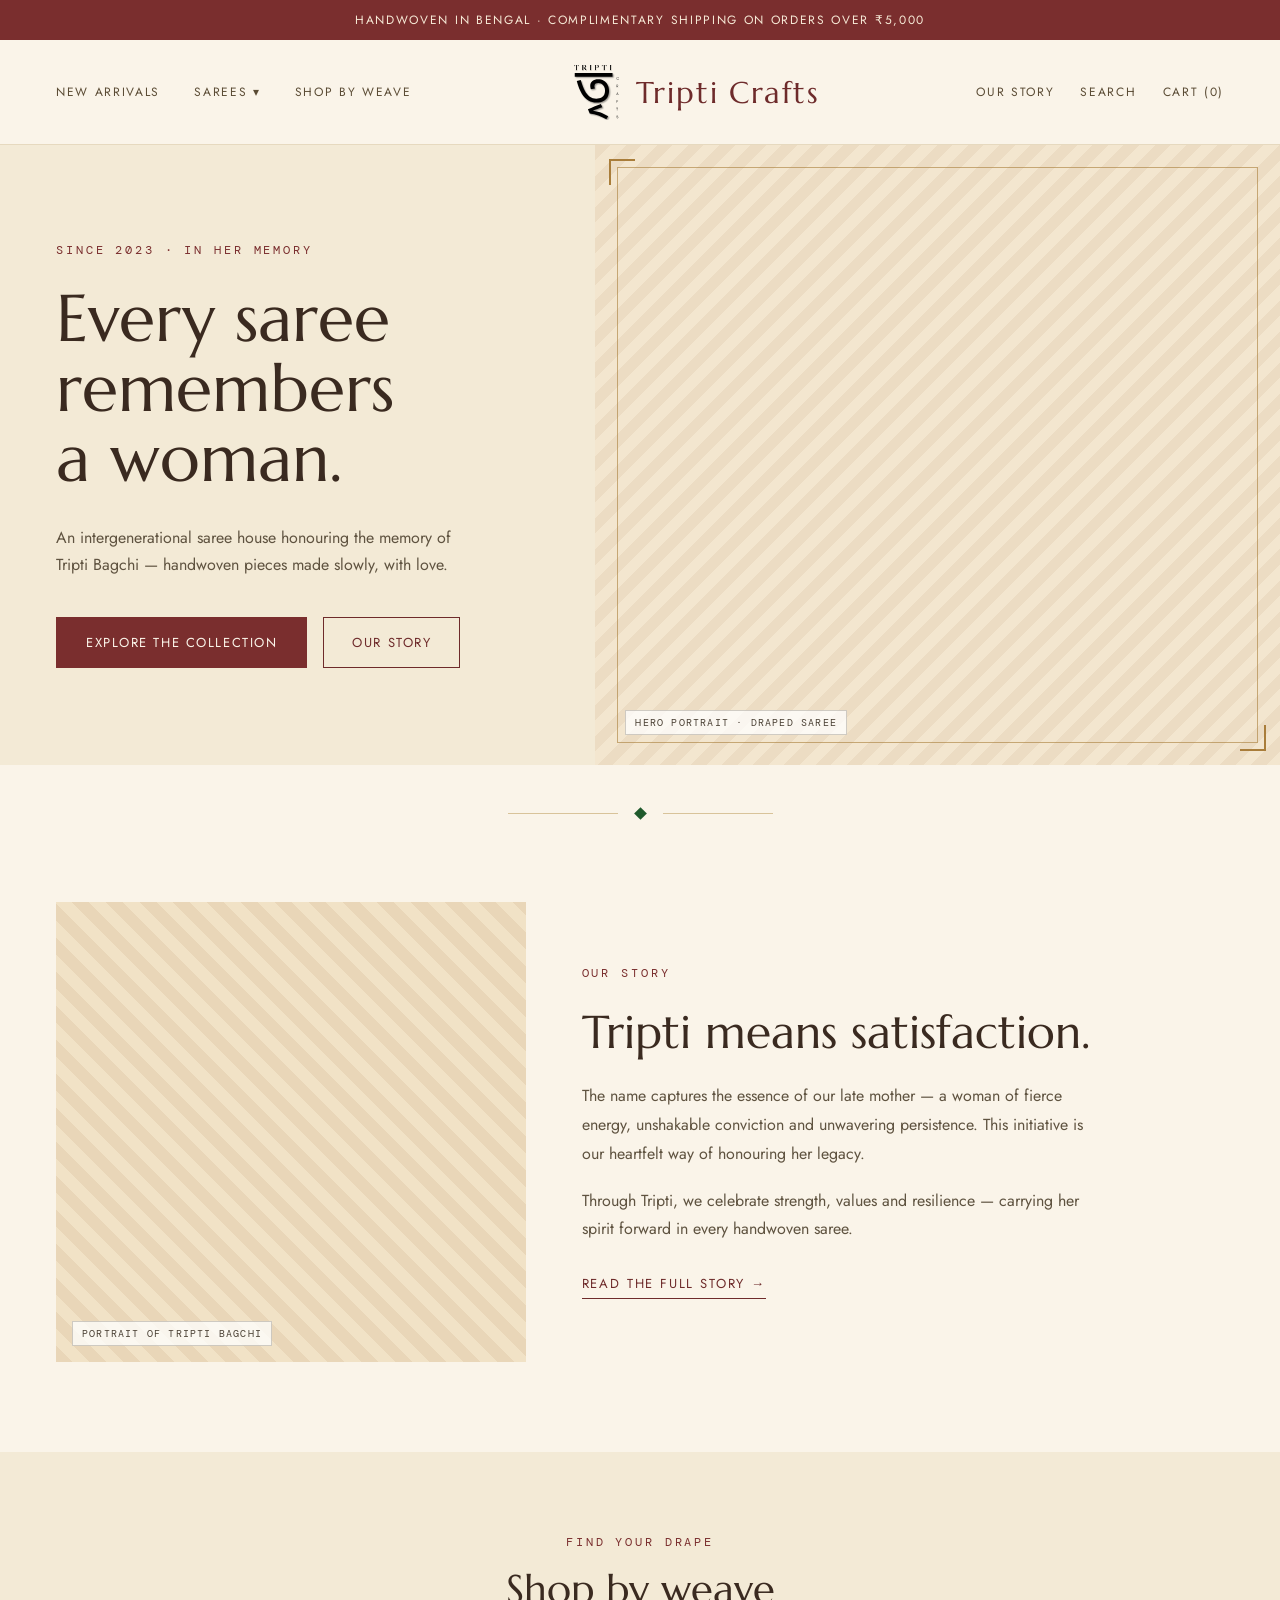
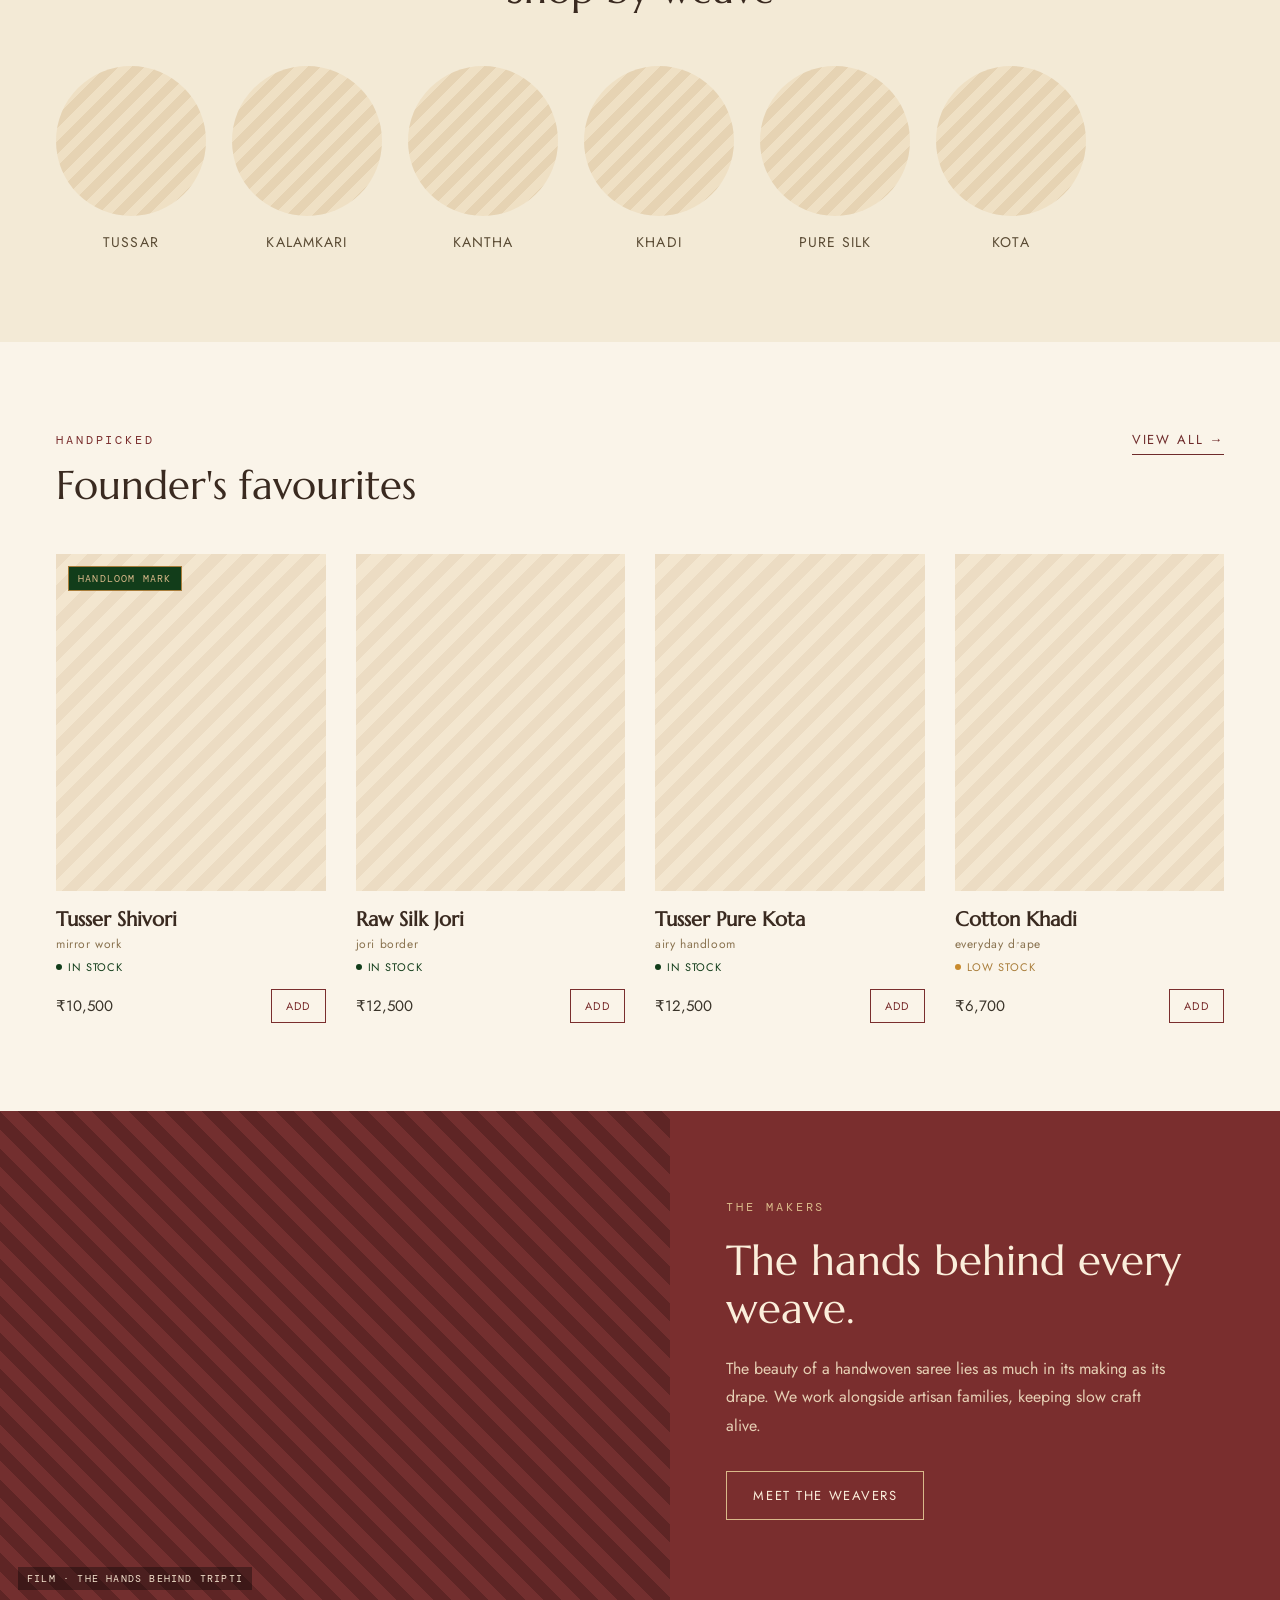
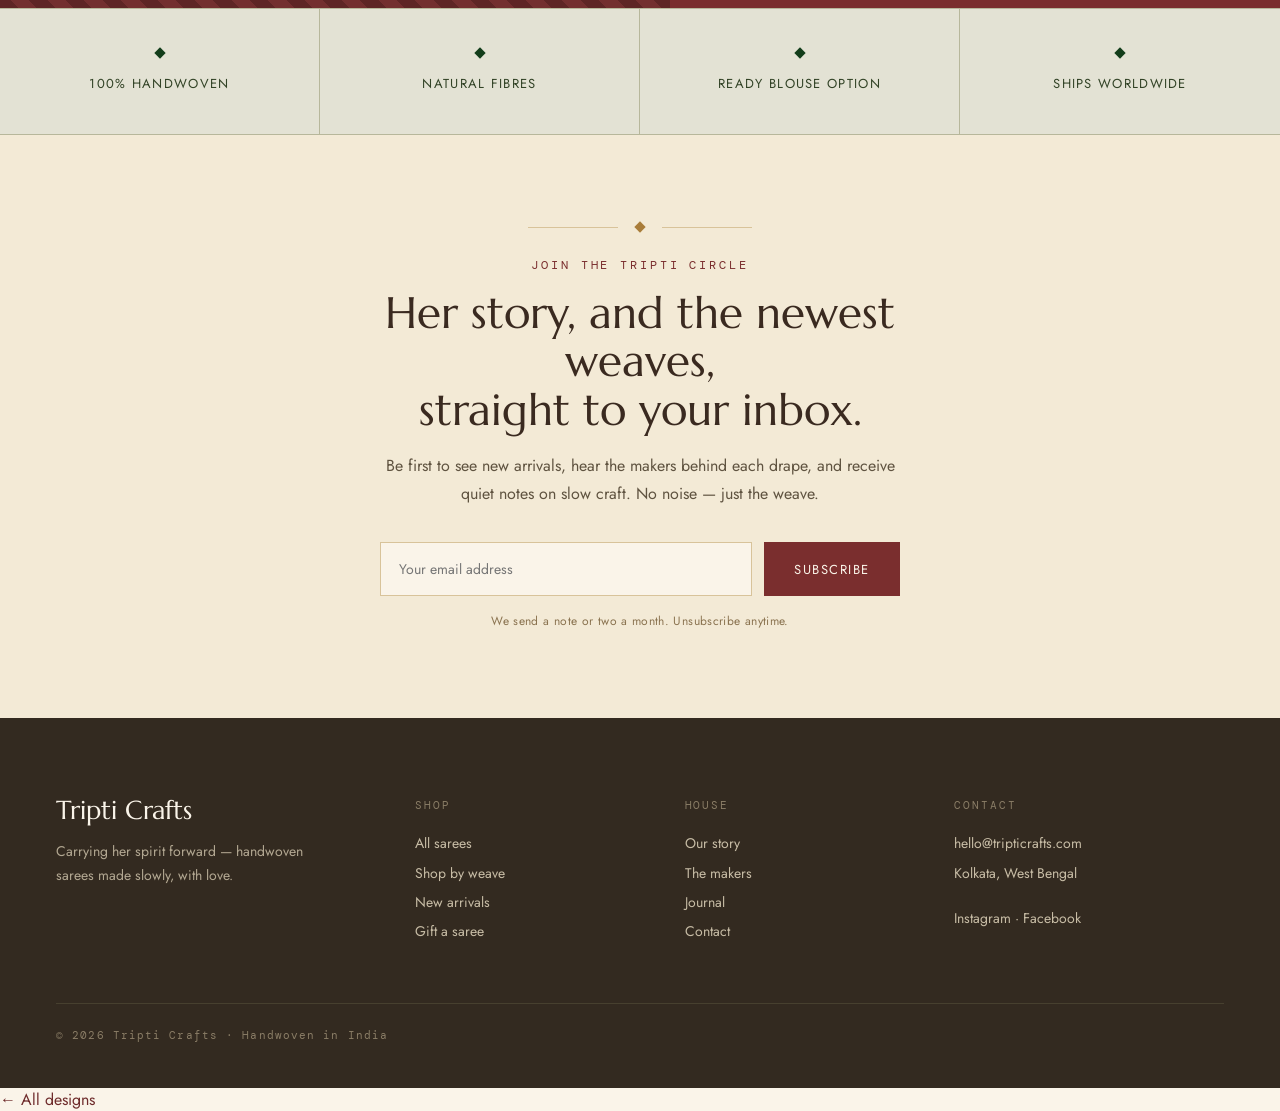
<file: warm-heritage.html>
<!DOCTYPE html>
<html lang="en">
<head>
<meta charset="utf-8">
<meta name="viewport" content="width=device-width, initial-scale=1">
<title>Tripti Crafts — Warm Heritage</title>
<link rel="preconnect" href="https://fonts.googleapis.com">
<link rel="preconnect" href="https://fonts.gstatic.com" crossorigin>
<link href="https://fonts.googleapis.com/css2?family=Marcellus&family=Noto+Serif+Bengali:wght@400;500&family=Jost:wght@300;400;500&family=DM+Mono:wght@400;500&display=swap" rel="stylesheet">
<link rel="stylesheet" href="warm-heritage.css">
</head>
<body>

<div class="announce">Handwoven in Bengal · Complimentary shipping on orders over ₹5,000</div>

<input type="checkbox" id="nav-toggle" class="nav-toggle" hidden>
<header class="hdr">
  <label for="nav-toggle" class="hdr__burger" aria-label="Toggle menu">☰</label>
  <nav class="hdr__nav hdr__nav--left">
    <a href="#">New Arrivals</a>
    <a href="#">Sarees ▾</a>
    <a href="#">Shop by Weave</a>
  </nav>
  <a href="#" class="hdr__brand"><img src="logo.svg" class="hdr__logo" alt=""><span>Tripti Crafts</span></a>
  <nav class="hdr__nav hdr__nav--right">
    <a href="our-story.html">Our Story</a>
    <a href="#">Search</a>
    <a href="#">Cart (0)</a>
  </nav>
  <a href="#" class="hdr__cart">Cart</a>
</header>

<main>
  <!-- hero -->
  <section class="hero">
    <div class="hero__text">
      <p class="eyebrow eyebrow--accent">Since 2023 · In her memory</p>
      <h1 class="hero__title">Every saree<br>remembers<br>a woman.</h1>
      <p class="hero__body">An intergenerational saree house honouring the memory of Tripti Bagchi — handwoven pieces made slowly, with love.</p>
      <div class="btn-row">
        <a href="#" class="btn btn--solid">Explore the collection</a>
        <a href="#" class="btn btn--outline">Our story</a>
      </div>
    </div>
    <div class="hero__img ph">
      <div class="orn-frame"></div>
      <div class="orn-corner orn-corner--tl"></div>
      <div class="orn-corner orn-corner--br"></div>
      <span class="ph__cap">hero portrait · draped saree</span>
    </div>
  </section>

  <!-- divider ornament -->
  <div class="divider">
    <span class="divider__line"></span>
    <span class="divider__diamond"></span>
    <span class="divider__line"></span>
  </div>

  <!-- story ribbon -->
  <section class="story">
    <div class="story__img ph"><span class="ph__cap">portrait of Tripti Bagchi</span></div>
    <div class="story__text">
      <p class="eyebrow eyebrow--accent">Our story</p>
      <h2 class="story__title">Tripti means satisfaction.</h2>
      <p class="body">The name captures the essence of our late mother — a woman of fierce energy, unshakable conviction and unwavering persistence. This initiative is our heartfelt way of honouring her legacy.</p>
      <p class="body">Through Tripti, we celebrate strength, values and resilience — carrying her spirit forward in every handwoven saree.</p>
      <a href="#" class="link-underline">Read the full story →</a>
    </div>
  </section>

  <!-- shop by weave -->
  <section class="weave">
    <div class="weave__head">
      <p class="eyebrow eyebrow--accent">Find your drape</p>
      <h2 class="section-title">Shop by weave</h2>
    </div>
    <div class="weave__grid">
      <div class="weave__item"><div class="weave__circle"></div><div class="weave__label">Tussar</div></div>
      <div class="weave__item"><div class="weave__circle"></div><div class="weave__label">Kalamkari</div></div>
      <div class="weave__item"><div class="weave__circle"></div><div class="weave__label">Kantha</div></div>
      <div class="weave__item"><div class="weave__circle"></div><div class="weave__label">Khadi</div></div>
      <div class="weave__item"><div class="weave__circle"></div><div class="weave__label">Pure Silk</div></div>
      <div class="weave__item"><div class="weave__circle"></div><div class="weave__label">Kota</div></div>
    </div>
  </section>

  <!-- founder favourites -->
  <section class="favourites">
    <div class="section-head">
      <div>
        <p class="eyebrow eyebrow--accent">Handpicked</p>
        <h2 class="section-title">Founder's favourites</h2>
      </div>
      <a href="#" class="link-underline">View all →</a>
    </div>
    <div class="grid-4">
      <article class="product">
        <div class="product__img ph ratio-45"><span class="mark">Handloom mark</span></div>
        <h3 class="product__name">Tusser Shivori</h3>
        <p class="product__sub">mirror work</p>
        <div class="stock"><span class="stock__dot"></span><span class="stock__label">In stock</span></div>
        <div class="product__foot"><span class="product__price">₹10,500</span><a href="#" class="add">Add</a></div>
      </article>
      <article class="product">
        <div class="product__img ph ratio-45"></div>
        <h3 class="product__name">Raw Silk Jori</h3>
        <p class="product__sub">jori border</p>
        <div class="stock"><span class="stock__dot"></span><span class="stock__label">In stock</span></div>
        <div class="product__foot"><span class="product__price">₹12,500</span><a href="#" class="add">Add</a></div>
      </article>
      <article class="product">
        <div class="product__img ph ratio-45"></div>
        <h3 class="product__name">Tusser Pure Kota</h3>
        <p class="product__sub">airy handloom</p>
        <div class="stock"><span class="stock__dot"></span><span class="stock__label">In stock</span></div>
        <div class="product__foot"><span class="product__price">₹12,500</span><a href="#" class="add">Add</a></div>
      </article>
      <article class="product">
        <div class="product__img ph ratio-45"></div>
        <h3 class="product__name">Cotton Khadi</h3>
        <p class="product__sub">everyday drape</p>
        <div class="stock stock--low"><span class="stock__dot"></span><span class="stock__label">Low stock</span></div>
        <div class="product__foot"><span class="product__price">₹6,700</span><a href="#" class="add">Add</a></div>
      </article>
    </div>
  </section>

  <!-- hands behind -->
  <section class="makers">
    <div class="makers__img"><span class="ph__cap ph__cap--dark">film · the hands behind Tripti</span></div>
    <div class="makers__text">
      <p class="eyebrow eyebrow--gold">The makers</p>
      <h2 class="makers__title">The hands behind every weave.</h2>
      <p class="makers__body">The beauty of a handwoven saree lies as much in its making as its drape. We work alongside artisan families, keeping slow craft alive.</p>
      <a href="#" class="btn btn--outline-gold">Meet the weavers</a>
    </div>
  </section>

  <!-- values strip -->
  <section class="values">
    <div class="values__cell"><span class="values__diamond"></span><span class="values__label">100% Handwoven</span></div>
    <div class="values__cell"><span class="values__diamond"></span><span class="values__label">Natural Fibres</span></div>
    <div class="values__cell"><span class="values__diamond"></span><span class="values__label">Ready Blouse Option</span></div>
    <div class="values__cell"><span class="values__diamond"></span><span class="values__label">Ships Worldwide</span></div>
  </section>

  <!-- newsletter -->
  <section class="newsletter-sec">
    <div class="divider">
      <span class="divider__line divider__line--sm"></span>
      <span class="divider__diamond divider__diamond--gold"></span>
      <span class="divider__line divider__line--sm"></span>
    </div>
    <p class="eyebrow eyebrow--accent">Join the Tripti circle</p>
    <h2 class="newsletter-sec__title">Her story, and the newest weaves,<br>straight to your inbox.</h2>
    <p class="newsletter-sec__body">Be first to see new arrivals, hear the makers behind each drape, and receive quiet notes on slow craft. No noise — just the weave.</p>
    <form class="subscribe" onsubmit="return false">
      <input type="email" placeholder="Your email address" aria-label="Email address">
      <button type="submit">Subscribe</button>
    </form>
    <p class="newsletter-sec__fine">We send a note or two a month. Unsubscribe anytime.</p>
  </section>
</main>

<footer class="footer">
  <div class="footer__grid">
    <div class="footer__brand">
      <div class="footer__wordmark">Tripti Crafts</div>
      <p class="footer__tag">Carrying her spirit forward — handwoven sarees made slowly, with love.</p>
    </div>
    <div class="footer__col">
      <div class="footer__label">Shop</div>
      <div>All sarees</div><div>Shop by weave</div><div>New arrivals</div><div>Gift a saree</div>
    </div>
    <div class="footer__col">
      <div class="footer__label">House</div>
      <div>Our story</div><div>The makers</div><div>Journal</div><div>Contact</div>
    </div>
    <div class="footer__col">
      <div class="footer__label">Contact</div>
      <div>hello@tripticrafts.com</div><div>Kolkata, West Bengal</div>
      <div class="footer__social"><a href="#">Instagram</a> · <a href="#">Facebook</a></div>
    </div>
  </div>
  <div class="footer__copy">© 2026 Tripti Crafts · Handwoven in India</div>
</footer>

<a href="index.html" class="back-to-gallery" aria-label="Back to all designs">← All designs</a>

</body>
</html>
</file>
<file: warm-heritage.css>
/* ===== Direction 1b — Warm Heritage ===== */
/* Every colour in this file comes from the tokens below — change a value here
   and it propagates across the whole site. */
:root {
  /* accents */
  --maroon:        #7a2e2e;  /* primary accent: buttons, announce bar, makers band */
  --maroon-deep:   #6e2b2b;  /* links, outlines — a touch darker */
  --maroon-shade:  #5e2525;  /* darkest, used in the makers weave texture */
  --maroon-tint:   #732f2f;  /* lighter stripe in the makers weave texture */
  --gold:          #a97d3a;  /* ornament lines, product codes, hover */
  --gold-light:    #d9b98a;  /* gold on dark surfaces */
  --gold-pale:     #fbeedb;  /* palest gold, text on maroon */
  --amber:         #c98a2c;  /* low-stock warning dot */
  /* heritage green — Deep Bottle, the chosen shade; tints derive from it */
  --green:         #123d1a;
  --green-bright:  #1f5a2c;  /* divider diamond */

  /* surfaces */
  --cream:         #faf4e9;  /* page background */
  --cream-warm:    #f3ead6;  /* alternating section background */
  --cream-soft:    #f6e9d6;  /* text on the announce bar */
  --line:          #e6d9bf;  /* hairline borders on cream */
  --line-gold:     #d8c39a;  /* divider lines, input borders */

  /* text */
  --ink:           #332a20;  /* body text + footer background */
  --ink-heading:   #3a2a20;  /* headings */
  --ink-price:     #3a342a;
  --ink-body:      #5f5340;  /* paragraph copy */
  --ink-muted:     #5a4b34;  /* nav, labels */
  --ink-caption:   #4a4034;  /* placeholder captions */
  --ink-faint:     #8a7350;  /* fine print, sub-labels */
  --on-maroon:     #f4e4cf;  /* text on the maroon band */
  --on-maroon-dim: #e6cfb4;

  /* placeholder weave textures */
  --ph-a:          #ecdcc3;
  --ph-b:          #f3e6cf;
  --ph-c:          #e6d3b8;
  --ph-d:          #efe0c6;
  --ph-e:          #e9d8bb;
  --ph-f:          #e2cdb0;
  --ph-g:          #e9d6b8;
  --ph-h:          #f1e2c6;
  --ph-i:          #e6d3b3;
  --ph-j:          #efe0c4;

  /* footer */
  --footer-bg:     #332a20;
  --footer-text:   #e6ddcb;
  --footer-col:    #c8bda6;
  --footer-tag:    #b3a892;
  --footer-label:  #8a7d66;
  --footer-rule:   #47402f;

  /* neutrals */
  --white:         #fff;
  --scrim-light:   rgba(255,255,255,.75);
  --scrim-dark:    rgba(0,0,0,.35);
  --caption-brdr:  rgba(74,64,52,.25);
  --orn-line:      rgba(169,125,58,.6);
}
* { box-sizing: border-box; }
/* clip (not hidden) guards against horizontal overflow WITHOUT turning the
   page into a scroll container — hidden would break position:sticky, which the
   Our Story chapter-stacking animation depends on */
html { overflow-x: clip; }
body {
  margin: 0;
  overflow-x: clip;
  max-width: 100%;
  -webkit-font-smoothing: antialiased;
  text-rendering: optimizeLegibility;
  font-family: 'Jost', sans-serif;
  background: var(--cream);
  color: var(--ink);
}
a { color: var(--maroon-deep); text-decoration: none; }
a:hover { color: var(--gold); }
img { display: block; max-width: 100%; }

/* placeholders */
.ph {
  position: relative;
  background: repeating-linear-gradient(135deg,var(--ph-a),var(--ph-a) 11px,var(--ph-b) 11px,var(--ph-b) 22px);
  display: flex;
  align-items: flex-end;
}
.ph__cap {
  font-family: 'DM Mono', monospace;
  font-size: 10px;
  letter-spacing: .12em;
  text-transform: uppercase;
  color: var(--ink-caption);
  background: var(--scrim-light);
  padding: 5px 9px;
  border: 1px solid var(--caption-brdr);
  margin: 16px;
}
.ph__cap--dark { color: var(--on-maroon); background: var(--scrim-dark); border: 0; }
.ratio-45 { aspect-ratio: 4/5; }

.eyebrow {
  font-family: 'DM Mono', monospace;
  font-size: 12px;
  letter-spacing: .24em;
  text-transform: uppercase;
  margin: 0 0 20px;
}
.eyebrow--accent { color: var(--maroon); }
.eyebrow--gold { color: var(--gold-light); }

.body { max-width: 520px; font-size: 16px; line-height: 1.8; color: var(--ink-body); margin: 0 0 18px; }

.section-title {
  font-family: 'Marcellus', serif;
  font-weight: 400;
  font-size: 40px;
  margin: 0;
  color: var(--ink-heading);
}

.link-underline {
  font-size: 13px;
  letter-spacing: .14em;
  text-transform: uppercase;
  border-bottom: 1px solid var(--maroon-deep);
  padding-bottom: 5px;
  width: fit-content;
  display: inline-block;
}

.btn {
  font-size: 13px;
  letter-spacing: .12em;
  text-transform: uppercase;
  display: inline-block;
}
.btn--solid { background: var(--maroon); color: var(--cream); padding: 16px 30px; }
.btn--solid:hover { color: var(--white); }
.btn--outline { border: 1px solid var(--maroon-deep); color: var(--maroon-deep); padding: 15px 28px; }
.btn--outline-gold { border: 1px solid var(--gold-light); color: var(--gold-pale); padding: 14px 26px; width: fit-content; }

/* announcement */
.announce {
  background: var(--maroon);
  color: var(--cream-soft);
  text-align: center;
  font-size: 12px;
  letter-spacing: .14em;
  text-transform: uppercase;
  padding: 11px;
}

/* header */
.hdr {
  position: relative;
  display: flex;
  align-items: center;
  justify-content: space-between;
  padding: 24px 56px;
  border-bottom: 1px solid var(--line);
}
.hdr__brand {
  display: inline-flex;
  align-items: center;
  gap: 12px;
  font-family: 'Marcellus', serif;
  font-size: 30px;
  letter-spacing: .06em;
  color: var(--maroon-deep);
}
.hdr__logo { height: 56px; width: auto; flex: 0 0 auto; }
.hdr__brand-bn { font-family: 'Noto Serif Bengali', 'Marcellus', serif; }
.hdr__nav {
  display: flex;
  gap: 34px;
  font-size: 12px;
  letter-spacing: .14em;
  text-transform: uppercase;
  color: var(--ink-muted);
}
.hdr__nav a { color: var(--ink-muted); }
.hdr__nav--right { gap: 26px; }
.hdr__burger, .hdr__cart { display: none; }

/* expandable nav groups (Mens / Women / Accessories) — desktop: hover dropdown */
.navgroup { position: relative; display: inline-flex; align-items: center; }
.navgroup__head {
  display: inline-flex; align-items: center; gap: 6px;
  color: var(--ink-muted); cursor: pointer;
}
.navgroup__head::after {
  content: "+"; font-family: 'Jost', sans-serif; font-size: 13px;
  font-weight: 400; line-height: 1; color: var(--gold);
}
/* transparent bridge so the pointer can travel into the dropdown */
.navgroup::after { content: ""; position: absolute; top: 100%; left: 0; right: 0; height: 16px; }
.navgroup__menu {
  display: none;
  position: absolute; top: calc(100% + 16px); left: 50%; transform: translateX(-50%);
  min-width: 190px; flex-direction: column;
  background: var(--cream); border: 1px solid var(--line);
  box-shadow: 0 16px 36px rgba(51,42,32,.13);
  padding: 8px 0; z-index: 60;
  text-transform: none; letter-spacing: .02em; font-size: 13px;
}
.navgroup__menu a { padding: 10px 20px; color: var(--ink-muted); white-space: nowrap; }
.navgroup__menu a:hover { color: var(--maroon); background: color-mix(in srgb, var(--gold) 9%, transparent); }
.navgroup:hover > .navgroup__menu,
.navgroup__toggle:checked ~ .navgroup__menu { display: flex; }
.navgroup:hover > .navgroup__head::after,
.navgroup__toggle:checked ~ .navgroup__head::after { content: "\2013"; color: var(--maroon); }
.icon { width: 22px; height: 22px; display: block; }

/* mobile-only header extras — hidden on desktop */
.hdr__actions, .msearch, .mcats, .appbar { display: none; }

/* hero */
.hero { display: grid; grid-template-columns: 1fr 1.15fr; }
.hero__text {
  padding: 92px 56px;
  display: flex;
  flex-direction: column;
  justify-content: center;
  background: var(--cream-warm);
}
.eyebrow--accent { margin-bottom: 26px; }
.hero__title {
  font-family: 'Marcellus', serif;
  font-weight: 400;
  font-size: 66px;
  line-height: 1.06;
  margin: 0;
  color: var(--ink-heading);
}
.hero__body { max-width: 400px; font-size: 16px; line-height: 1.7; color: var(--ink-body); margin: 30px 0 38px; }
.btn-row { display: flex; gap: 16px; align-items: center; }

.hero__img { min-height: 620px; overflow: hidden; }
.hero__img .ph__cap { margin: 30px; }
.hero__img > img, .hero__slide > img { position: absolute; inset: 0; width: 100%; height: 100%; object-fit: cover; display: block; }

/* hero slider */
.hero__slider { position: relative; overflow: hidden; touch-action: pan-y; cursor: grab; }
.hero__slider:active { cursor: grabbing; }
.hero__track { display: flex; height: 100%; will-change: transform; }
.hero__slide {
  position: relative;
  flex: 0 0 100%;
  min-height: inherit;
  align-items: flex-end;
}
/* vary the weave tint per slide so the rotation reads clearly */
.hero__slide:nth-child(2) { background: repeating-linear-gradient(135deg,var(--ph-c),var(--ph-c) 11px,var(--ph-d) 11px,var(--ph-d) 22px); }
.hero__slide:nth-child(3) { background: repeating-linear-gradient(135deg,var(--ph-e),var(--ph-e) 11px,var(--gold-light) 11px,var(--gold-light) 22px); }
.hero__slide:nth-child(4) { background: repeating-linear-gradient(135deg,var(--ph-f),var(--ph-f) 11px,var(--ph-a) 11px,var(--ph-a) 22px); }
.hero__slide .ph__cap { margin: 30px; }

.hero__dots {
  position: absolute; z-index: 3;
  left: 0; right: 0; bottom: 18px;
  display: flex; justify-content: center; gap: 9px;
}
.hero__dot {
  width: 9px; height: 9px; padding: 0;
  border-radius: 50%;
  border: 1px solid var(--maroon);
  background: transparent;
  cursor: pointer;
  transition: background .3s ease, transform .3s ease;
}
.hero__dot.is-active { background: var(--maroon); transform: scale(1.15); }

@media (prefers-reduced-motion: reduce) {
  .hero__track { transition: none !important; }
  .filmstrip__track { animation: none !important; }
}
.orn-frame { position: absolute; top: 22px; left: 22px; right: 22px; bottom: 22px; border: 1px solid var(--orn-line); pointer-events: none; }
.orn-corner { position: absolute; width: 26px; height: 26px; }
.orn-corner--tl { top: 14px; left: 14px; border-top: 2px solid var(--gold); border-left: 2px solid var(--gold); }
.orn-corner--br { bottom: 14px; right: 14px; border-bottom: 2px solid var(--gold); border-right: 2px solid var(--gold); }

/* divider */
.divider { display: flex; align-items: center; justify-content: center; gap: 18px; padding: 44px 0; }
.divider__line { height: 1px; width: 110px; background: var(--line-gold); }
.divider__line--sm { width: 90px; }
.divider__diamond { width: 9px; height: 9px; background: var(--green-bright); transform: rotate(45deg); }
.divider__diamond--gold { width: 8px; height: 8px; background: var(--gold); }

/* story ribbon */
.story { display: grid; grid-template-columns: .9fr 1.1fr; align-items: stretch; padding: 40px 56px 90px; }
.story__img {
  position: relative;
  min-height: 460px;
  background: repeating-linear-gradient(45deg,var(--ph-g),var(--ph-g) 12px,var(--ph-h) 12px,var(--ph-h) 24px);
  margin-right: 56px;
  overflow: hidden;
}
.story__img > img { position: absolute; inset: 0; width: 100%; height: 100%; object-fit: cover; display: block; }
.story__text { display: flex; flex-direction: column; justify-content: center; }
.story__title {
  font-family: 'Marcellus', serif;
  font-weight: 400;
  font-size: 46px;
  line-height: 1.12;
  margin: 0 0 24px;
  color: var(--ink-heading);
}
.story__text .body:last-of-type { margin-bottom: 30px; }

/* shop by weave */
.weave { background: var(--cream-warm); padding: 82px 56px; }
.weave__head { text-align: center; margin-bottom: 52px; }
.weave__head .eyebrow { margin-bottom: 14px; }
.weave__grid {
  display: flex;
  gap: 26px;
  overflow-x: auto;
  scroll-snap-type: x proximity;
  padding-bottom: 8px;
  scrollbar-width: none;
}
.weave__grid::-webkit-scrollbar { display: none; }
.weave__item { flex: 0 0 150px; text-align: center; scroll-snap-align: start; }
.weave__circle {
  width: 150px;
  aspect-ratio: 1;
  border-radius: 50%;
  background: repeating-linear-gradient(135deg,var(--ph-i),var(--ph-i) 9px,var(--ph-j) 9px,var(--ph-j) 18px);
}
.weave__label { margin-top: 16px; font-size: 14px; letter-spacing: .08em; text-transform: uppercase; color: var(--ink-muted); }

/* favourites */
.favourites { padding: 88px 56px; }
.section-head { display: flex; justify-content: space-between; align-items: baseline; margin-bottom: 44px; }
.section-head .eyebrow { margin-bottom: 12px; }
.grid-4 { display: grid; grid-template-columns: repeat(4,1fr); gap: 30px; }
.product__img { position: relative; display: block; }
.product__img img { width: 100%; height: 100%; object-fit: cover; display: block; }
.product__code { font-family: 'DM Mono', monospace; font-size: 11px; letter-spacing: .1em; color: var(--gold); margin: 10px 0 0; }
.product__weight { font-size: 12px; color: var(--ink-faint); }
.mark {
  position: absolute;
  top: 12px;
  left: 12px;
  background: var(--green);
  color: var(--gold-light);
  font-family: 'DM Mono', monospace;
  font-size: 10px;
  letter-spacing: .12em;
  text-transform: uppercase;
  border: 1px solid var(--gold);
  padding: 5px 9px;
}
.product__name { font-family: 'Marcellus', serif; font-size: 20px; margin: 16px 0 0; color: var(--ink-heading); }
.product__sub { font-size: 12px; letter-spacing: .05em; color: var(--ink-faint); margin: 3px 0 0; }
.stock { display: flex; align-items: center; gap: 6px; margin-top: 6px; }
.stock__dot { width: 6px; height: 6px; border-radius: 50%; background: var(--green); }
.stock__label { font-size: 11px; letter-spacing: .08em; text-transform: uppercase; color: var(--green); }
.stock--low .stock__dot { background: var(--amber); }
.stock--low .stock__label { color: var(--gold); }
.product__foot { display: flex; justify-content: space-between; align-items: center; margin-top: 14px; }
.product__price { font-size: 15px; color: var(--ink-price); }
.add {
  font-size: 11px;
  letter-spacing: .12em;
  text-transform: uppercase;
  border: 1px solid var(--maroon);
  color: var(--maroon);
  padding: 8px 14px;
}

/* makers */
.makers { background: var(--maroon); color: var(--on-maroon); display: grid; grid-template-columns: 1.1fr 1fr; }
.makers__img {
  position: relative;
  min-height: 440px;
  background: repeating-linear-gradient(45deg,var(--maroon-shade),var(--maroon-shade) 13px,var(--maroon-tint) 13px,var(--maroon-tint) 26px);
  display: flex;
  align-items: flex-end;
  overflow: hidden;
}
.makers__img > img { position: absolute; inset: 0; width: 100%; height: 100%; object-fit: cover; display: block; }
.makers__img .ph__cap { margin: 18px; }
.makers__text { padding: 88px 56px; display: flex; flex-direction: column; justify-content: center; }
.makers__text .eyebrow { margin-bottom: 22px; }
.makers__title { font-family: 'Marcellus', serif; font-weight: 400; font-size: 42px; line-height: 1.14; margin: 0 0 22px; color: var(--gold-pale); }
.makers__body { max-width: 440px; font-size: 16px; line-height: 1.8; color: var(--on-maroon-dim); margin: 0 0 30px; }

/* values */
.values { display: grid; grid-template-columns: repeat(4,1fr); background: color-mix(in srgb, var(--green) 10%, var(--cream)); border-top: 1px solid color-mix(in srgb, var(--green) 22%, var(--line)); border-bottom: 1px solid color-mix(in srgb, var(--green) 22%, var(--line)); }
.values__cell { padding: 40px 24px; text-align: center; border-right: 1px solid color-mix(in srgb, var(--green) 22%, var(--line)); }
.values__cell:last-child { border-right: 0; }
.values__diamond { display: block; width: 8px; height: 8px; background: var(--green); transform: rotate(45deg); margin: 0 auto 14px; }
.values__label { font-size: 13px; letter-spacing: .1em; text-transform: uppercase; color: color-mix(in srgb, var(--green) 55%, var(--ink-muted)); }

/* instagram — film strip */
.insta { padding: 88px 0 96px; text-align: center; background: var(--maroon-shade); color: var(--on-maroon); }
.insta__head { margin-bottom: 44px; padding: 0 56px; }
.insta__head .section-title { color: var(--gold-pale); }
.insta__head .eyebrow { margin-bottom: 14px; color: var(--gold-light); }
.insta__handle { display: inline-block; margin-top: 16px; font-family: 'DM Mono', monospace; font-size: 13px; letter-spacing: .12em; color: var(--gold-light); }

.filmstrip { overflow: hidden; width: 100%; }
.filmstrip__track {
  display: flex; align-items: stretch;
  width: max-content;
  animation: insta-scroll 48s linear infinite;
}
.filmstrip:hover .filmstrip__track { animation-play-state: paused; }
/* two identical sets sit side by side; shifting by one set loops seamlessly */
@keyframes insta-scroll {
  from { transform: translateX(0); }
  to   { transform: translateX(-50%); }
}
.insta__tile {
  position: relative;
  flex: 0 0 auto; width: 270px; aspect-ratio: 9 / 16; height: auto;
  margin-right: 14px; border-radius: 10px;
  align-items: flex-end; overflow: hidden;
}
.insta__tile > img { position: absolute; inset: 0; width: 100%; height: 100%; object-fit: cover; display: block; }
.insta__reel {
  position: absolute; top: 14px; right: 14px; z-index: 2;
  width: 30px; height: 30px; border-radius: 50%;
  display: flex; align-items: center; justify-content: center;
  color: var(--cream); background: rgba(94,37,37,.5);
}
.insta__reel svg { width: 15px; height: 15px; display: block; margin-left: 2px; }
.insta__cap {
  position: absolute; left: 22px; bottom: 22px; z-index: 2;
  font-family: 'DM Mono', monospace; font-size: 12px;
  letter-spacing: .22em; text-transform: uppercase; color: var(--on-maroon);
  background: rgba(94,37,37,.55); padding: 5px 10px;
}
.insta__icon {
  position: absolute; top: 16px; right: 16px; z-index: 2;
  color: var(--cream); opacity: 0;
  transition: opacity .3s ease;
}
.insta__icon svg { width: 22px; height: 22px; display: block; }
.insta__tile::before {
  content: ''; position: absolute; inset: 0;
  background: var(--scrim-dark); opacity: 0;
  transition: opacity .3s ease;
}
.insta__tile:hover::before, .insta__tile:hover .insta__icon { opacity: 1; }
.insta__cta { display: inline-block; margin-top: 44px; color: var(--gold-pale); }

/* newsletter section */
.newsletter-sec { background: var(--cream-warm); padding: 88px 56px; text-align: center; }
.newsletter-sec .divider { padding: 0 0 26px; }
.newsletter-sec .eyebrow { margin-bottom: 16px; }
.newsletter-sec__title {
  font-family: 'Marcellus', serif;
  font-weight: 400;
  font-size: 44px;
  line-height: 1.1;
  margin: 0 auto 18px;
  color: var(--ink-heading);
  max-width: 640px;
}
.newsletter-sec__body { max-width: 520px; margin: 0 auto 34px; font-size: 16px; line-height: 1.75; color: var(--ink-body); }
.subscribe { display: flex; gap: 12px; max-width: 520px; margin: 0 auto; }
.subscribe input {
  flex: 1;
  background: var(--cream);
  border: 1px solid var(--line-gold);
  color: var(--ink-heading);
  padding: 16px 18px;
  font-family: 'Jost', sans-serif;
  font-size: 14px;
  outline: none;
}
.subscribe button {
  background: var(--maroon);
  color: var(--cream);
  border: 0;
  font-family: 'Jost', sans-serif;
  font-size: 13px;
  letter-spacing: .12em;
  text-transform: uppercase;
  padding: 16px 30px;
  white-space: nowrap;
  cursor: pointer;
}
.newsletter-sec__fine { font-size: 12px; color: var(--ink-faint); margin: 16px 0 0; letter-spacing: .03em; }

/* footer */
.footer { background: var(--footer-bg); color: var(--footer-text); padding: 76px 56px 46px; }
.footer__grid { display: grid; grid-template-columns: 1.4fr 1fr 1fr 1.2fr; gap: 44px; }
.footer__wordmark { font-family: 'Marcellus', serif; font-size: 26px; color: var(--cream); }
.footer__tag { font-size: 14px; line-height: 1.7; color: var(--footer-tag); margin-top: 14px; max-width: 280px; }
.footer__col { font-size: 14px; line-height: 2.1; color: var(--footer-col); }
.footer__col a { color: inherit; }
.footer__col a:hover { color: var(--gold-light); }
.footer__label { font-family: 'DM Mono', monospace; font-size: 11px; letter-spacing: .18em; text-transform: uppercase; color: var(--footer-label); margin-bottom: 12px; }
.footer__social { margin-top: 16px; }
.footer__social a { color: var(--footer-col); }
.footer__copy { margin-top: 56px; padding-top: 24px; border-top: 1px solid var(--footer-rule); font-family: 'DM Mono', monospace; font-size: 11px; letter-spacing: .1em; color: var(--footer-label); }

/* ===== Our Story page ===== */
.eyebrow--green { color: var(--green-bright); }

/* page hero */
.ostory-hero {
  display: grid;
  grid-template-columns: 1.05fr .95fr;
  gap: 64px;
  align-items: center;
  padding: 84px 56px 74px;
  background:
    radial-gradient(120% 120% at 100% 0, color-mix(in srgb, var(--green) 7%, transparent), transparent 60%),
    var(--cream);
}
.ostory-hero__text { max-width: 560px; }
.ostory-hero__title {
  font-family: 'Marcellus', serif;
  font-weight: 400;
  font-size: 62px;
  line-height: 1.08;
  margin: 0 0 28px;
  color: var(--ink-heading);
}
.ostory-hero__lead { font-size: 17px; line-height: 1.85; color: var(--ink-body); margin: 0 0 32px; max-width: 480px; }
.ostory-hero__meta { display: flex; align-items: center; gap: 16px; }
.ostory-hero__sign { font-family: 'DM Mono', monospace; font-size: 12px; letter-spacing: .16em; text-transform: uppercase; color: var(--green); }
.ostory-hero__rule { height: 1px; width: 40px; background: var(--line-gold); }
.ostory-hero__note { font-family: 'DM Mono', monospace; font-size: 12px; letter-spacing: .14em; text-transform: uppercase; color: var(--ink-faint); }
.ostory-hero__frame { position: relative; }
.ostory-hero__img { width: 100%; overflow: hidden; background: var(--ph-a); }
.ostory-hero__img img { width: 100%; height: 100%; object-fit: cover; }
.ostory-hero__frame .orn-corner--tl { top: -10px; left: -10px; border-top: 2px solid var(--green-bright); border-left: 2px solid var(--green-bright); }
.ostory-hero__frame .orn-corner--br { bottom: -10px; right: -10px; border-bottom: 2px solid var(--green-bright); border-right: 2px solid var(--green-bright); }

/* pull-quotes */
.pull { text-align: center; padding: 74px 56px; max-width: 900px; margin: 0 auto; }
.pull__mark { display: block; width: 10px; height: 10px; background: var(--green-bright); transform: rotate(45deg); margin: 0 auto 30px; }
.pull__q { font-family: 'Marcellus', serif; font-size: 34px; line-height: 1.4; color: var(--ink-heading); margin: 0 0 22px; }
.pull__by { font-size: 16px; line-height: 1.85; color: var(--ink-body); max-width: 620px; margin: 0 auto; }

/* alternating chapters */
.chapter { display: grid; grid-template-columns: 1fr 1.05fr; align-items: center; gap: 64px; padding: 34px 56px 60px; }
.chapter--warm { background: var(--cream-warm); padding-top: 60px; }
.chapter__media { align-self: stretch; }
.chapter__img {
  position: relative;
  min-height: 480px; height: 100%;
  background: repeating-linear-gradient(45deg,var(--ph-g),var(--ph-g) 12px,var(--ph-h) 12px,var(--ph-h) 24px);
  align-items: flex-end;
  overflow: hidden;
}
.chapter__img img { position: absolute; inset: 0; width: 100%; height: 100%; object-fit: cover; display: block; }
.chapter--rev .chapter__media { order: 2; }
.chapter__text { max-width: 520px; }
.chapter__num { font-family: 'DM Mono', monospace; font-size: 12px; letter-spacing: .18em; text-transform: uppercase; color: var(--green); margin: 0 0 18px; }
.chapter__title { font-family: 'Marcellus', serif; font-weight: 400; font-size: 38px; line-height: 1.16; margin: 0 0 22px; color: var(--ink-heading); }
.chapter__quote { font-family: 'Marcellus', serif; font-size: 21px; line-height: 1.5; color: var(--green); border-left: 2px solid var(--green-bright); padding-left: 20px; margin: 26px 0 0; }

/* belief band (bostro) */
.belief { background: color-mix(in srgb, var(--green) 9%, var(--cream)); border-top: 1px solid color-mix(in srgb, var(--green) 20%, var(--line)); border-bottom: 1px solid color-mix(in srgb, var(--green) 20%, var(--line)); padding: 78px 56px; }
.belief__inner { max-width: 860px; margin: 0 auto; text-align: center; }
.belief__title { font-family: 'Marcellus', serif; font-weight: 400; font-size: 40px; line-height: 1.2; margin: 0 0 24px; color: var(--ink-heading); }
.belief__body { font-size: 17px; line-height: 1.9; color: var(--ink-body); max-width: 640px; margin: 0 auto; }

/* the welcome */
.welcome { padding: 84px 56px; }
.welcome__head { text-align: center; max-width: 640px; margin: 0 auto 52px; }
.welcome__head .eyebrow { margin-bottom: 14px; }
.welcome__lead { font-size: 16px; line-height: 1.8; color: var(--ink-body); margin: 18px 0 0; }
.welcome__grid { display: grid; grid-template-columns: repeat(3,1fr); gap: 26px; max-width: 1000px; margin: 0 auto; }
.welcome__card { background: var(--cream-warm); border: 1px solid var(--line); padding: 38px 30px; }
.welcome__mark { display: block; width: 8px; height: 8px; background: var(--green-bright); transform: rotate(45deg); margin: 0 0 20px; }
.welcome__t { font-family: 'Marcellus', serif; font-weight: 400; font-size: 23px; margin: 0 0 12px; color: var(--ink-heading); }
.welcome__p { font-size: 15px; line-height: 1.75; color: var(--ink-body); margin: 0; }

/* journey */
.journey { background: var(--cream-warm); padding: 84px 56px; }
.journey__head { text-align: center; margin-bottom: 54px; }
.journey__head .eyebrow { margin-bottom: 14px; }
.journey__steps { list-style: none; margin: 0 auto; padding: 0; max-width: 1080px; display: grid; grid-template-columns: repeat(4,1fr); gap: 30px; counter-reset: none; }
.journey__step { position: relative; padding-top: 26px; border-top: 1px solid var(--line-gold); }
.journey__n { font-family: 'DM Mono', monospace; font-size: 13px; letter-spacing: .12em; color: var(--green-bright); display: block; margin-bottom: 14px; }
.journey__t { font-family: 'Marcellus', serif; font-weight: 400; font-size: 22px; margin: 0 0 10px; color: var(--ink-heading); }
.journey__p { font-size: 15px; line-height: 1.7; color: var(--ink-body); margin: 0; }

/* three threads */
.threads { padding: 86px 56px; }
.threads__head { text-align: center; max-width: 680px; margin: 0 auto 52px; }
.threads__head .eyebrow { margin-bottom: 14px; }
.threads__lead { font-size: 16px; line-height: 1.8; color: var(--ink-body); margin: 18px 0 0; }
.threads__grid { display: grid; grid-template-columns: repeat(3,1fr); gap: 30px; max-width: 1080px; margin: 0 auto; }
.thread__img { position: relative; aspect-ratio: 4/5; overflow: hidden; background: repeating-linear-gradient(135deg,var(--ph-i),var(--ph-i) 10px,var(--ph-j) 10px,var(--ph-j) 20px); align-items: flex-end; }
.thread__img > img { position: absolute; inset: 0; width: 100%; height: 100%; object-fit: cover; display: block; }
.thread__region { font-family: 'DM Mono', monospace; font-size: 11px; letter-spacing: .16em; text-transform: uppercase; color: var(--green-bright); margin: 18px 0 6px; }
.thread__name { font-family: 'Marcellus', serif; font-weight: 400; font-size: 25px; margin: 0 0 10px; color: var(--ink-heading); }
.thread__note { font-size: 14px; line-height: 1.7; color: var(--ink-body); margin: 0; }
.threads__foot { text-align: center; font-family: 'Marcellus', serif; font-size: 26px; color: var(--green); margin: 58px 0 0; }

/* shared growth — deep green band */
.manifesto {
  background:
    repeating-linear-gradient(45deg, color-mix(in srgb, var(--green) 88%, #000) 0, color-mix(in srgb, var(--green) 88%, #000) 14px, var(--green) 14px, var(--green) 28px);
  color: var(--gold-pale);
  padding: 92px 56px;
}
.manifesto__inner { max-width: 720px; margin: 0 auto; text-align: center; }
.manifesto__inner .eyebrow { margin-bottom: 20px; }
.manifesto__title { font-family: 'Marcellus', serif; font-weight: 400; font-size: 42px; line-height: 1.16; margin: 0 0 26px; color: var(--gold-pale); }
.manifesto__body { font-size: 16px; line-height: 1.85; color: var(--on-maroon-dim); margin: 0 auto 20px; max-width: 600px; }
.manifesto__body:last-of-type { margin-bottom: 34px; }

/* closing */
.closing { text-align: center; padding: 84px 56px; max-width: 860px; margin: 0 auto; }
.closing .pull__mark { background: var(--green-bright); }
.closing__q { font-family: 'Marcellus', serif; font-weight: 400; font-size: 40px; line-height: 1.2; margin: 0 0 24px; color: var(--ink-heading); }
.closing__body { font-size: 16px; line-height: 1.9; color: var(--ink-body); max-width: 620px; margin: 0 auto; }

/* bengali lexicon */
.lexicon {
  display: grid;
  grid-template-columns: repeat(5,1fr);
  background: color-mix(in srgb, var(--green) 10%, var(--cream));
  border-top: 1px solid color-mix(in srgb, var(--green) 22%, var(--line));
  border-bottom: 1px solid color-mix(in srgb, var(--green) 22%, var(--line));
}
.lexicon__item { padding: 36px 20px; text-align: center; border-right: 1px solid color-mix(in srgb, var(--green) 18%, var(--line)); }
.lexicon__item:last-child { border-right: 0; }
.lexicon__bn { display: block; font-family: 'Noto Serif Bengali', serif; font-size: 30px; color: var(--green); margin-bottom: 8px; }
.lexicon__en { font-family: 'DM Mono', monospace; font-size: 11px; letter-spacing: .12em; text-transform: uppercase; color: color-mix(in srgb, var(--green) 55%, var(--ink-muted)); }

/* stacked story chapters — sticky pile on scroll (à la card stack) */
.story-stack { position: relative; z-index: 0; }
.story-stack > section {
  position: sticky;
  top: 0;
  border-top-left-radius: 26px;
  border-top-right-radius: 26px;
  box-shadow: 0 -16px 40px rgba(51, 42, 32, .13);
}
/* opaque backgrounds so each incoming card fully hides the one beneath */
.story-stack > .chapter { background: var(--cream); }
.story-stack > .chapter--warm { background: var(--cream-warm); }
.story-stack > .belief { background: color-mix(in srgb, var(--green) 9%, var(--cream)); border-top: 0; border-bottom: 0; }
/* stagger the pin so each card's top edge peeks — the stack reads as layers */
.story-stack > section:nth-child(1) { top: 0; }
.story-stack > section:nth-child(2) { top: 26px; }
.story-stack > section:nth-child(3) { top: 52px; }
.story-stack > section:nth-child(4) { top: 78px; }

/* ===== Responsive ===== */
@media (max-width: 768px) {
  .ostory-hero { grid-template-columns: 1fr; gap: 34px; padding: 40px 24px 44px; text-align: center; }
  .ostory-hero__frame { order: -1; }
  .ostory-hero__text { margin: 0 auto; }
  .ostory-hero__title { font-size: 38px; }
  .ostory-hero__lead { font-size: 15px; margin-left: auto; margin-right: auto; }
  .ostory-hero__meta { justify-content: center; }

  .pull { padding: 48px 24px; }
  .pull__q { font-size: 24px; }
  .pull__by { font-size: 14px; }

  .chapter { grid-template-columns: 1fr; gap: 24px; padding: 40px 24px; text-align: center; }
  .chapter--rev .chapter__media { order: -1; }
  .chapter__media { order: -1; }
  .chapter__img { min-height: 300px; }
  .chapter__text { margin: 0 auto; }
  .chapter__title { font-size: 28px; }
  .chapter__quote { text-align: left; font-size: 18px; }

  /* keep the story sections in normal flow on small screens */
  .story-stack > section { position: static; top: auto; border-radius: 0; box-shadow: none; }

  .belief { padding: 48px 24px; }
  .belief__title { font-size: 28px; }
  .belief__body { font-size: 15px; }

  .welcome { padding: 48px 24px; }
  .welcome__grid { grid-template-columns: 1fr; gap: 16px; }

  .journey { padding: 48px 24px; }
  .journey__steps { grid-template-columns: 1fr; gap: 22px; }

  .threads { padding: 48px 24px; }
  .threads__grid { grid-template-columns: 1fr; gap: 24px; }
  .threads__foot { font-size: 21px; margin-top: 38px; }

  .manifesto { padding: 52px 24px; }
  .manifesto__title { font-size: 28px; }
  .manifesto__body { font-size: 14px; }

  .closing { padding: 48px 24px; }
  .closing__q { font-size: 28px; }
  .closing__body { font-size: 14px; }

  .lexicon { grid-template-columns: 1fr 1fr; }
  .lexicon__item:nth-child(2) { border-right: 0; }
  .lexicon__item:last-child { grid-column: 1 / -1; border-right: 0; }
  .lexicon__item { border-bottom: 1px solid color-mix(in srgb, var(--green) 16%, var(--line)); }
  .lexicon__item:nth-last-child(-n+1) { border-bottom: 0; }
}

/* ---- horizontal-scroll affordance ----
   JS wraps each swipeable rail in .scroller and adds --more / --back only when
   the rail actually overflows. The wrapper stays inert (display:contents) while
   everything fits, so it never touches layout; the moment content overflows —
   at ANY viewport, desktop or phone — it becomes a positioned box that paints
   edge fades + chevrons signalling there is more to scroll. Same behaviour and
   same indicators everywhere; hidden only when nothing is clipped. */
.scroller { display: contents; --scroll-fade: #faf4e9; }
.weave .scroller { --scroll-fade: #f3ead6; }

.scroller--more, .scroller--back { display: block; position: relative; }

.scroller--more::after, .scroller--back::before {
  content: ""; position: absolute; top: 0; bottom: 0; width: 64px;
  pointer-events: none; z-index: 6;
}
.scroller--more::after {
  right: 0;
  background:
    url("data:image/svg+xml,%3Csvg xmlns='http://www.w3.org/2000/svg' width='20' height='34' viewBox='0 0 24 24' fill='none' stroke='%237a2e2e' stroke-width='2.5' stroke-linecap='round' stroke-linejoin='round'%3E%3Cpath d='m9 6 6 6-6 6'/%3E%3C/svg%3E") no-repeat right 16px center,
    linear-gradient(to left, var(--scroll-fade), transparent);
}
.scroller--back::before {
  left: 0;
  background:
    url("data:image/svg+xml,%3Csvg xmlns='http://www.w3.org/2000/svg' width='20' height='34' viewBox='0 0 24 24' fill='none' stroke='%237a2e2e' stroke-width='2.5' stroke-linecap='round' stroke-linejoin='round'%3E%3Cpath d='m15 6-6 6 6 6'/%3E%3C/svg%3E") no-repeat left 16px center,
    linear-gradient(to right, var(--scroll-fade), transparent);
}

@media (max-width: 768px) {
  .announce { font-size: 10px; letter-spacing: .08em; padding: 9px; }
  .hdr { padding: 16px 20px; }
  .hdr__burger { display: flex; align-items: center; flex: 1; cursor: pointer; color: var(--ink-muted); }
  .hdr__brand { font-size: 21px; justify-content: center; gap: 8px; }
  .hdr__logo { height: 42px; }
  .hdr__brand span { display: none; }
  .hdr__actions { display: flex; flex: 1; justify-content: flex-end; align-items: center; gap: 18px; }
  .hdr__actions a { color: var(--ink-muted); display: flex; }
  .hdr__nav {
    display: none;
    position: absolute;
    left: 0; right: 0; top: 100%;
    flex-direction: column;
    gap: 0;
    background: var(--cream);
    border-bottom: 1px solid var(--line);
    padding: 8px 20px;
    z-index: 50;
  }
  .hdr__nav a { padding: 12px 0; }
  .hdr__nav--left { top: 100%; }
  .hdr__nav--right { display: none; }
  .nav-toggle:checked ~ .hdr .hdr__nav--left { display: flex; }

  /* nav groups on mobile: inline tap-accordion (no hover dropdown) */
  .navgroup { position: static; display: block; width: 100%; border-top: 1px solid var(--line); }
  .navgroup::after { content: none; }
  .navgroup__head {
    display: flex; align-items: center; justify-content: space-between;
    padding: 13px 0; width: 100%;
  }
  .navgroup__head::after { content: "+"; font-size: 20px; color: var(--maroon); }
  .navgroup__menu {
    position: static; transform: none; display: none;
    min-width: 0; background: transparent; border: 0; box-shadow: none;
    margin: 0; padding: 0 0 10px 14px; font-size: 14px;
  }
  .navgroup__menu a { padding: 9px 0; }
  .navgroup:hover > .navgroup__menu { display: none; }
  .navgroup__toggle:checked ~ .navgroup__menu { display: flex; }

  /* mobile header stack: header + search + categories — scrolls with the page */
  .topbar { background: var(--cream); }
  .hdr { border-bottom: 0; }

  .msearch { display: block; padding: 0 20px 12px; }
  .msearch__form {
    display: flex;
    align-items: center;
    gap: 10px;
    background: var(--cream);
    border: 1px solid var(--line-gold);
    border-radius: 999px;
    padding: 10px 16px;
  }
  .msearch__icon { width: 18px; height: 18px; color: var(--ink-faint); flex: 0 0 auto; }
  .msearch input {
    flex: 1;
    min-width: 0;
    border: 0;
    background: transparent;
    outline: none;
    font-family: 'Jost', sans-serif;
    font-size: 14px;
    color: var(--ink-heading);
  }
  .msearch input::placeholder { color: var(--ink-faint); }
  .msearch input::-webkit-search-cancel-button { -webkit-appearance: none; }

  .mcats {
    display: flex;
    overflow-x: auto;
    -webkit-overflow-scrolling: touch;
    scrollbar-width: none;
    border-top: 1px solid var(--line);
    border-bottom: 1px solid var(--line);
    padding: 0 8px;
  }
  .mcats::-webkit-scrollbar { display: none; }
  .mcats a {
    flex: 0 0 auto;
    padding: 13px 16px;
    font-size: 11px;
    letter-spacing: .12em;
    text-transform: uppercase;
    color: var(--ink-muted);
    white-space: nowrap;
  }

  /* app-style bottom bar — the clearance lives on the footer's own dark
     background so no cream gap shows when the bar slides away */
  .appbar {
    display: grid;
    grid-template-columns: repeat(5, 1fr);
    position: fixed;
    left: 0; right: 0; bottom: 0;
    z-index: 70;
    background: var(--cream);
    border-top: 1px solid var(--line);
    padding-bottom: env(safe-area-inset-bottom);
    transition: transform .28s cubic-bezier(.4,0,.2,1);
  }
  .appbar--hidden { transform: translateY(115%); }
  .appbar__item {
    display: flex;
    flex-direction: column;
    align-items: center;
    justify-content: flex-end;
    gap: 5px;
    padding: 9px 4px 10px;
    font-size: 10px;
    letter-spacing: .06em;
    color: var(--ink-muted);
    text-align: center;
  }
  .appbar__item .icon { width: 21px; height: 21px; color: var(--maroon-deep); }
  .appbar__fab {
    display: flex;
    align-items: center;
    justify-content: center;
    width: 46px;
    height: 46px;
    margin-top: -24px;
    border-radius: 50%;
    background: var(--maroon);
    border: 4px solid var(--cream);
  }
  .appbar__fab .icon { color: var(--cream); }

  .hero { grid-template-columns: 1fr; }
  .hero__img { order: -1; min-height: 400px; }
  .hero__text { padding: 34px 24px 40px; text-align: center; align-items: center; }
  .hero__title { font-size: 40px; }
  .hero__body { font-size: 14px; }
  .btn-row { flex-direction: column; align-items: stretch; gap: 12px; width: 100%; max-width: 340px; }
  .btn { padding: 15px !important; text-align: center; }

  .story { grid-template-columns: 1fr; padding: 8px 24px 44px; text-align: center; }
  .story__img { order: -1; min-height: 300px; margin: 0 0 26px; }
  .story__text { align-items: center; }
  .story__title { font-size: 32px; }
  .body { font-size: 14px; }

  .weave { padding: 44px 0 44px 24px; }
  .weave__head { margin-bottom: 28px; padding-right: 24px; }
  .section-title { font-size: 30px; }
  .weave__grid {
    display: flex;
    grid-template-columns: none;
    gap: 14px;
    overflow-x: auto;
    scroll-snap-type: x proximity;
    -webkit-overflow-scrolling: touch;
    padding-right: 24px;
    scrollbar-width: none;
  }
  .weave__grid::-webkit-scrollbar { display: none; }
  /* ~4 circles across, with a peek of the next; the % basis makes them
     scale fluidly with viewport width instead of using a fixed size. */
  .weave__item { flex: 0 0 21%; scroll-snap-align: start; }
  .weave__circle { width: 100%; }
  .weave__label { font-size: 11px; }

  .favourites { padding: 44px 0 44px 24px; }
  .section-head { display: block; text-align: center; margin-bottom: 26px; padding-right: 24px; }
  .section-head .link-underline { margin-top: 16px; }
  .grid-4 {
    display: flex;
    grid-template-columns: none;
    gap: 18px;
    overflow-x: auto;
    padding-right: 24px;
    padding-bottom: 14px;
  }
  .grid-4 .product { flex: 0 0 70vw; }

  .makers { grid-template-columns: 1fr; }
  .makers__img { min-height: 240px; }
  .makers__text { padding: 34px 24px; text-align: center; align-items: center; }
  .makers__title { font-size: 28px; }
  .makers__body { font-size: 14px; }

  .values { grid-template-columns: 1fr 1fr; }
  .values__cell:nth-child(2) { border-right: 0; }
  .values__cell { border-bottom: 1px solid var(--line); }

  .insta { padding: 56px 0 60px; }
  .insta__head { margin-bottom: 28px; padding: 0 24px; }
  .insta__tile { width: 180px; margin-right: 10px; }
  .insta__cap { left: 12px; bottom: 12px; font-size: 10px; letter-spacing: .16em; padding: 4px 7px; }
  .insta__cta { margin-top: 30px; }

  .newsletter-sec { padding: 48px 24px; }
  .newsletter-sec__title { font-size: 28px; }
  .newsletter-sec__body { font-size: 14px; }
  .subscribe { flex-direction: column; max-width: 340px; }

  .footer { padding: 44px 24px calc(32px + 72px + env(safe-area-inset-bottom)); }
  .footer__grid { grid-template-columns: 1fr 1fr; gap: 28px 24px; }
  .footer__brand { grid-column: 1 / -1; }
  .footer__tag { max-width: none; }
  .footer__copy { margin-top: 32px; padding-top: 20px; text-align: center; }
}

@media (max-width: 480px) {
  .grid-4 .product { flex: 0 0 78vw; }
}

/* ============================================================
   SHARED PAGE FURNITURE — breadcrumb + page header
   Used by store pages and support pages alike.
   ============================================================ */
.breadcrumb {
  padding: 22px 56px 0;
  font-family: 'DM Mono', monospace;
  font-size: 11px;
  letter-spacing: .12em;
  text-transform: uppercase;
  color: var(--ink-faint);
}
.breadcrumb a { color: var(--ink-muted); }
.breadcrumb a:hover { color: var(--gold); }
.breadcrumb__sep { margin: 0 10px; color: var(--line-gold); }

.page-head { text-align: center; padding: 52px 56px 40px; }
.page-head--warm { background: var(--cream-warm); }
.page-head .eyebrow { margin-bottom: 16px; }
.page-head__title {
  font-family: 'Marcellus', serif;
  font-weight: 400;
  font-size: 46px;
  line-height: 1.1;
  margin: 0 auto;
  color: var(--ink-heading);
  max-width: 760px;
}
.page-head__lead {
  font-size: 16px;
  line-height: 1.8;
  color: var(--ink-body);
  max-width: 560px;
  margin: 18px auto 0;
}

/* ============================================================
   WOOCOMMERCE STORE PAGES
   Markup mirrors WooCommerce's default template classes so the
   real WordPress build can drop in native templates + this CSS.
   ============================================================ */
.woocommerce { padding: 30px 56px 90px; }

/* --- shop / archive layout: filter sidebar + product grid --- */
.shop-layout { display: grid; grid-template-columns: 250px 1fr; gap: 46px; align-items: start; }

.widget-area { position: sticky; top: 20px; }
/* filter drawer chrome — only used on mobile, hidden on desktop */
.filter-open, .filter-backdrop, .widget-area__head { display: none; }
.widget { margin-bottom: 34px; border-bottom: 1px solid var(--line); padding-bottom: 26px; }
.widget:last-child { border-bottom: 0; }
.widget__title {
  font-family: 'DM Mono', monospace;
  font-size: 11px;
  letter-spacing: .18em;
  text-transform: uppercase;
  color: var(--ink-faint);
  margin: 0;
  display: flex;
  align-items: center;
  justify-content: space-between;
  gap: 12px;
  cursor: pointer;
  user-select: none;
}
/* +/– expand indicator (shared visual language with the nav groups) */
.widget__title::after {
  content: "+";
  font-family: 'Jost', sans-serif;
  font-size: 18px;
  font-weight: 300;
  line-height: 1;
  color: var(--maroon);
}
.widget__toggle:checked ~ .widget__title::after { content: "\2013"; }
.widget__body { display: none; margin-top: 16px; }
.widget__toggle:checked ~ .widget__body { display: block; }
.widget ul { list-style: none; margin: 0; padding: 0; }
.widget li { margin-bottom: 11px; }
.widget li a {
  font-size: 14px;
  letter-spacing: .04em;
  color: var(--ink-muted);
  display: flex;
  justify-content: space-between;
}
.widget li a:hover { color: var(--gold); }
.widget li a .count { color: var(--ink-faint); font-size: 12px; }
.widget li a.is-active { color: var(--maroon); }

/* colour swatches */
.swatch-list { display: flex; flex-wrap: wrap; gap: 10px; }
.swatch { width: 26px; height: 26px; border-radius: 50%; border: 1px solid var(--line-gold); display: block; }

/* price radio list */
.filter-radio { display: flex; align-items: center; gap: 9px; font-size: 14px; color: var(--ink-muted); margin-bottom: 10px; cursor: pointer; }
.filter-radio input { accent-color: var(--maroon); }

/* long attribute lists (e.g. Technique) scroll within a fixed height */
.widget--scroll ul { max-height: 232px; overflow-y: auto; scrollbar-width: thin; padding-right: 4px; }

/* dual-handle price slider */
.price-slider { padding-top: 4px; }
.price-slider__rail { position: relative; height: 26px; }
.price-slider__rail::before {
  content: ""; position: absolute; left: 0; right: 0; top: 50%; height: 3px;
  transform: translateY(-50%); background: var(--line-gold); border-radius: 3px;
}
.price-slider__fill {
  position: absolute; top: 50%; height: 3px; transform: translateY(-50%);
  background: var(--maroon); border-radius: 3px;
}
.price-slider__input {
  -webkit-appearance: none; appearance: none; pointer-events: none;
  position: absolute; left: 0; top: 0; width: 100%; height: 26px;
  margin: 0; background: transparent;
}
.price-slider__input::-webkit-slider-thumb {
  -webkit-appearance: none; appearance: none; pointer-events: auto; cursor: pointer;
  width: 18px; height: 18px; border-radius: 50%;
  background: var(--cream); border: 2px solid var(--maroon);
  box-shadow: 0 1px 3px rgba(51,42,32,.25);
}
.price-slider__input::-moz-range-thumb {
  pointer-events: auto; cursor: pointer;
  width: 18px; height: 18px; border-radius: 50%;
  background: var(--cream); border: 2px solid var(--maroon); box-shadow: 0 1px 3px rgba(51,42,32,.25);
}
.price-slider__values {
  display: flex; justify-content: space-between; margin-top: 12px;
  font-family: "DM Mono", monospace; font-size: 13px; color: var(--ink-muted);
}

/* result count + ordering bar */
.shop-toolbar {
  display: flex;
  justify-content: space-between;
  align-items: center;
  border-bottom: 1px solid var(--line);
  padding-bottom: 16px;
  margin-bottom: 30px;
}
.woocommerce-result-count { font-size: 13px; color: var(--ink-faint); letter-spacing: .04em; margin: 0; }
.woocommerce-ordering select {
  font-family: 'Jost', sans-serif;
  font-size: 13px;
  color: var(--ink-heading);
  background: var(--cream);
  border: 1px solid var(--line-gold);
  padding: 9px 30px 9px 14px;
  appearance: none;
  background-image: url("data:image/svg+xml,%3Csvg xmlns='http://www.w3.org/2000/svg' width='10' height='7' viewBox='0 0 10 7'%3E%3Cpath d='M1 1l4 4 4-4' fill='none' stroke='%23a97d3a' stroke-width='1.4'/%3E%3C/svg%3E");
  background-repeat: no-repeat;
  background-position: right 12px center;
  cursor: pointer;
}

/* product grid (woo uses ul.products) */
ul.products {
  list-style: none;
  margin: 0;
  padding: 0;
  display: grid;
  grid-template-columns: repeat(3, 1fr);
  gap: 34px 30px;
}
ul.products li.product { margin: 0; }
ul.products li.product .product__img { display: block; position: relative; }
.woo-onsale {
  position: absolute; top: 12px; right: 12px;
  background: var(--maroon); color: var(--cream);
  font-family: 'DM Mono', monospace; font-size: 10px;
  letter-spacing: .1em; text-transform: uppercase; padding: 5px 9px;
}

/* pagination */
.woocommerce-pagination { margin-top: 56px; text-align: center; }
.woocommerce-pagination ul { list-style: none; display: inline-flex; gap: 8px; margin: 0; padding: 0; }
.woocommerce-pagination a, .woocommerce-pagination span {
  display: flex; align-items: center; justify-content: center;
  min-width: 40px; height: 40px; padding: 0 6px;
  border: 1px solid var(--line-gold);
  font-size: 14px; color: var(--ink-muted);
}
.woocommerce-pagination .current { background: var(--maroon); color: var(--cream); border-color: var(--maroon); }
.woocommerce-pagination a:hover { border-color: var(--maroon); color: var(--maroon); }

/* --- single product --- */
.single-product-main { display: grid; grid-template-columns: 1.05fr .95fr; gap: 56px; align-items: start; }
.product-gallery { display: grid; grid-template-columns: 76px 1fr; gap: 16px; }
.product-gallery__thumbs { display: flex; flex-direction: column; gap: 12px; }
.product-gallery__thumb { aspect-ratio: 4/5; overflow: hidden; border: 1px solid var(--line); cursor: pointer; }
.product-gallery__thumb img { width: 100%; height: 100%; object-fit: cover; }
.product-gallery__thumb.is-active { border-color: var(--maroon); }
.product-gallery__main { aspect-ratio: 4/5; overflow: hidden; position: relative; background: var(--ph-a); }
.product-gallery__main img { width: 100%; height: 100%; object-fit: cover; }

.summary .product_title {
  font-family: 'Marcellus', serif; font-weight: 400;
  font-size: 38px; line-height: 1.14; margin: 0 0 8px; color: var(--ink-heading);
}
.summary .product__code { margin-top: 0; }
.woocommerce-product-rating { display: flex; align-items: center; gap: 10px; margin: 16px 0; }
.star-rating { color: var(--gold); letter-spacing: 2px; font-size: 15px; }
.woocommerce-review-link { font-size: 13px; color: var(--ink-faint); }
.summary .price { font-family: 'Jost', sans-serif; font-size: 26px; color: var(--maroon); margin: 6px 0 18px; }
.summary .price del { color: var(--ink-faint); font-size: 18px; margin-right: 12px; }
.woocommerce-product-details__short-description { font-size: 15px; line-height: 1.8; color: var(--ink-body); max-width: 480px; margin-bottom: 26px; }

.product-meta-list { list-style: none; margin: 0 0 28px; padding: 24px 0; border-top: 1px solid var(--line); border-bottom: 1px solid var(--line); display: grid; grid-template-columns: 1fr 1fr; gap: 12px 24px; }
.product-meta-list li { font-size: 14px; color: var(--ink-body); }
.product-meta-list .label { font-family: 'DM Mono', monospace; font-size: 11px; letter-spacing: .1em; text-transform: uppercase; color: var(--ink-faint); display: block; margin-bottom: 3px; }

.cart-form { display: flex; flex-direction: column; gap: 14px; max-width: 460px; }
.qty-row { display: flex; align-items: center; gap: 14px; }
.quantity { display: inline-flex; border: 1px solid var(--line-gold); }
.quantity button { width: 42px; height: 48px; background: var(--cream); border: 0; font-size: 18px; color: var(--maroon); cursor: pointer; }
.quantity input { width: 52px; height: 48px; border: 0; border-left: 1px solid var(--line-gold); border-right: 1px solid var(--line-gold); text-align: center; font-family: 'Jost', sans-serif; font-size: 15px; background: var(--cream); color: var(--ink-heading); }
.btn--full { width: 100%; text-align: center; padding: 17px 30px; border: 0; cursor: pointer; font-family: 'Jost', sans-serif; }
.single_add_to_cart_button { background: var(--maroon); color: var(--cream); }
.buy-now-button { background: var(--green); color: var(--gold-pale); }
.wishlist-add { display: inline-flex; align-items: center; gap: 9px; font-size: 12px; letter-spacing: .12em; text-transform: uppercase; color: var(--maroon-deep); border: 0; background: none; cursor: pointer; padding: 6px 0; }
.wishlist-add .icon { width: 18px; height: 18px; }

.assurances { list-style: none; margin: 24px 0 0; padding: 0; display: grid; gap: 10px; }
.assurances li { display: flex; gap: 10px; font-size: 13px; color: var(--ink-body); }
.assurances .icon { width: 17px; height: 17px; color: var(--green); flex: 0 0 auto; }

/* "what makes it special" detail icons */
.the-details { padding: 74px 56px; background: var(--cream-warm); text-align: center; }
.the-details__grid { display: grid; grid-template-columns: repeat(5,1fr); gap: 26px; max-width: 1000px; margin: 40px auto 0; }
.detail-cell .detail-cell__mark { width: 30px; height: 30px; border: 1px solid var(--gold); transform: rotate(45deg); margin: 0 auto 18px; }
.detail-cell__t { font-family: 'DM Mono', monospace; font-size: 11px; letter-spacing: .12em; text-transform: uppercase; color: var(--maroon); margin: 0 0 6px; }
.detail-cell__p { font-size: 13px; line-height: 1.6; color: var(--ink-body); margin: 0; }

/* product tabs */
.woocommerce-tabs { padding: 70px 56px; max-width: 900px; margin: 0 auto; }
.wc-tabs { list-style: none; display: flex; gap: 30px; justify-content: center; padding: 0; margin: 0 0 32px; border-bottom: 1px solid var(--line); }
.wc-tabs li a { display: block; padding: 0 0 16px; font-family: 'DM Mono', monospace; font-size: 12px; letter-spacing: .14em; text-transform: uppercase; color: var(--ink-faint); border-bottom: 2px solid transparent; margin-bottom: -1px; }
.wc-tabs li.active a { color: var(--maroon); border-bottom-color: var(--maroon); }
.wc-tab { font-size: 15px; line-height: 1.9; color: var(--ink-body); }
.wc-tab[hidden] { display: none; }
.wc-tab h4 { font-family: 'Marcellus', serif; font-weight: 400; font-size: 20px; color: var(--ink-heading); margin: 22px 0 8px; }

/* related products reuse .favourites + .grid-4 */
.related.products { padding: 20px 56px 90px; }
.related.products > h2 { font-family: 'Marcellus', serif; font-weight: 400; font-size: 32px; text-align: center; color: var(--ink-heading); margin: 0 0 40px; }

/* --- cart --- */
.cart-page { display: grid; grid-template-columns: 1fr 360px; gap: 46px; align-items: start; }
.shop_table { width: 100%; border-collapse: collapse; }
.shop_table th { font-family: 'DM Mono', monospace; font-size: 11px; letter-spacing: .14em; text-transform: uppercase; color: var(--ink-faint); text-align: left; padding: 0 0 16px; border-bottom: 1px solid var(--line); font-weight: 400; }
.shop_table td { padding: 22px 0; border-bottom: 1px solid var(--line); vertical-align: middle; }
.cart-item { display: flex; gap: 18px; align-items: center; }
.cart-item__img { width: 84px; aspect-ratio: 4/5; object-fit: cover; flex: 0 0 auto; border: 1px solid var(--line); }
.cart-item__name { font-family: 'Marcellus', serif; font-size: 18px; color: var(--ink-heading); }
.cart-item__meta { font-size: 12px; color: var(--ink-faint); margin-top: 4px; }
.cart-remove { background: none; border: 0; color: var(--ink-faint); cursor: pointer; font-size: 18px; line-height: 1; }
.cart-remove:hover { color: var(--maroon); }
.text-right { text-align: right; }

.cart_totals { background: var(--cream-warm); border: 1px solid var(--line); padding: 30px; position: sticky; top: 20px; }
.cart_totals h2 { font-family: 'Marcellus', serif; font-weight: 400; font-size: 24px; margin: 0 0 22px; color: var(--ink-heading); }
.totals-row { display: flex; justify-content: space-between; font-size: 14px; color: var(--ink-body); padding: 11px 0; border-bottom: 1px solid var(--line); }
.totals-row--grand { font-size: 18px; color: var(--ink-heading); border-bottom: 0; padding-top: 18px; }
.coupon { display: flex; gap: 10px; margin: 20px 0; }
.coupon input { flex: 1; min-width: 0; background: var(--cream); border: 1px solid var(--line-gold); padding: 13px 14px; font-family: 'Jost', sans-serif; font-size: 13px; }
.coupon button { background: none; border: 1px solid var(--maroon); color: var(--maroon); padding: 0 18px; font-size: 11px; letter-spacing: .1em; text-transform: uppercase; cursor: pointer; }

/* --- checkout --- */
.checkout-page { display: grid; grid-template-columns: 1fr 400px; gap: 46px; align-items: start; }
.checkout h3 { font-family: 'Marcellus', serif; font-weight: 400; font-size: 22px; margin: 0 0 22px; color: var(--ink-heading); }
.form-row { margin-bottom: 18px; }
.form-row--split { display: grid; grid-template-columns: 1fr 1fr; gap: 16px; }
.form-row label { display: block; font-size: 12px; letter-spacing: .08em; text-transform: uppercase; color: var(--ink-muted); margin-bottom: 7px; }
.input, .select, textarea.input {
  width: 100%; background: var(--cream);
  border: 1px solid var(--line-gold); padding: 14px 15px;
  font-family: 'Jost', sans-serif; font-size: 15px; color: var(--ink-heading); outline: none;
}
.input:focus { border-color: var(--maroon); }
fieldset.payment { border: 1px solid var(--line); padding: 22px 24px; margin-top: 20px; }
.pay-option { display: flex; align-items: center; gap: 11px; padding: 12px 0; font-size: 14px; color: var(--ink-body); border-bottom: 1px solid var(--line); cursor: pointer; }
.pay-option:last-child { border-bottom: 0; }
.pay-option input { accent-color: var(--maroon); }

.order-review { background: var(--cream-warm); border: 1px solid var(--line); padding: 30px; position: sticky; top: 20px; }
.order-review h3 { margin-bottom: 20px; }
.order-line { display: flex; justify-content: space-between; gap: 16px; font-size: 14px; padding: 12px 0; border-bottom: 1px solid var(--line); }
.order-line__name { color: var(--ink-body); }
.order-line__name small { display: block; color: var(--ink-faint); font-size: 12px; }

/* --- account (login / register / dashboard) --- */
.account-auth { display: grid; grid-template-columns: 1fr 1fr; gap: 46px; max-width: 900px; margin: 0 auto; }
.auth-card { background: var(--cream-warm); border: 1px solid var(--line); padding: 40px; }
.auth-card h2 { font-family: 'Marcellus', serif; font-weight: 400; font-size: 26px; margin: 0 0 8px; color: var(--ink-heading); }
.auth-card p.muted { font-size: 14px; color: var(--ink-faint); margin: 0 0 26px; }
.forgot { font-size: 13px; color: var(--maroon-deep); }

.account-dash { display: grid; grid-template-columns: 230px 1fr; gap: 46px; align-items: start; }
.account-nav { list-style: none; margin: 0; padding: 0; border: 1px solid var(--line); }
.account-nav li { border-bottom: 1px solid var(--line); }
.account-nav li:last-child { border-bottom: 0; }
.account-nav a { display: block; padding: 15px 20px; font-size: 13px; letter-spacing: .1em; text-transform: uppercase; color: var(--ink-muted); }
.account-nav a:hover { background: var(--cream-warm); color: var(--maroon); }
.account-nav .is-active { background: var(--maroon); color: var(--cream); }
.account-panel h2 { font-family: 'Marcellus', serif; font-weight: 400; font-size: 28px; margin: 0 0 18px; color: var(--ink-heading); }

/* --- wishlist --- */
.wishlist-grid { display: grid; grid-template-columns: repeat(4,1fr); gap: 30px; }
.wishlist-empty { text-align: center; padding: 40px 0 20px; }

/* ============================================================
   SUPPORT / HELP PAGES — prose, contact, FAQ, track order
   ============================================================ */
.prose { max-width: 760px; margin: 0 auto; padding: 20px 56px 90px; }
.prose h2 { font-family: 'Marcellus', serif; font-weight: 400; font-size: 26px; color: var(--ink-heading); margin: 44px 0 14px; }
.prose h2:first-child { margin-top: 0; }
.prose p { font-size: 16px; line-height: 1.85; color: var(--ink-body); margin: 0 0 18px; }
.prose ul { padding-left: 22px; margin: 0 0 18px; }
.prose li { font-size: 16px; line-height: 1.8; color: var(--ink-body); margin-bottom: 8px; }
.prose strong { color: var(--ink-heading); }
.prose .note { background: var(--cream-warm); border-left: 2px solid var(--gold); padding: 18px 22px; font-size: 15px; color: var(--ink-body); }

/* contact */
.contact-layout { display: grid; grid-template-columns: 1fr 1fr; gap: 56px; max-width: 1000px; margin: 0 auto; padding: 20px 56px 90px; align-items: start; }
.contact-info__item { margin-bottom: 26px; }
.contact-info__label { font-family: 'DM Mono', monospace; font-size: 11px; letter-spacing: .16em; text-transform: uppercase; color: var(--ink-faint); margin: 0 0 6px; }
.contact-info__val { font-size: 16px; line-height: 1.7; color: var(--ink-body); margin: 0; }
.contact-info__val a { color: var(--maroon-deep); }

/* FAQ accordion (native <details>) */
.faq { max-width: 760px; margin: 0 auto; padding: 20px 56px 90px; }
.faq__item { border-bottom: 1px solid var(--line); }
.faq__item summary {
  list-style: none; cursor: pointer;
  padding: 22px 0; font-family: 'Marcellus', serif; font-size: 19px; color: var(--ink-heading);
  display: flex; justify-content: space-between; align-items: center; gap: 20px;
}
.faq__item summary::-webkit-details-marker { display: none; }
.faq__item summary::after { content: '+'; color: var(--gold); font-size: 22px; flex: 0 0 auto; }
.faq__item[open] summary::after { content: '–'; }
.faq__item p { font-size: 15px; line-height: 1.85; color: var(--ink-body); margin: 0 0 22px; max-width: 640px; }

/* track order */
.track-box { max-width: 520px; margin: 0 auto; padding: 20px 24px 90px; text-align: center; }
.track-box form { display: flex; flex-direction: column; gap: 14px; margin-top: 30px; text-align: left; }

/* ============================================================
   RESPONSIVE — new pages
   ============================================================ */
@media (max-width: 768px) {
  .breadcrumb { padding: 16px 24px 0; font-size: 10px; }
  .page-head { padding: 34px 24px 26px; }
  .page-head__title { font-size: 32px; }
  .woocommerce { padding: 22px 24px 60px; }

  .shop-layout { grid-template-columns: 1fr; gap: 0; }

  /* off-canvas filter drawer (standard mobile e-commerce pattern) */
  .widget-area {
    position: fixed; top: 0; left: 0; bottom: 0; z-index: 60;
    width: 86%; max-width: 340px;
    background: var(--cream); box-shadow: 4px 0 30px rgba(51,42,32,.18);
    padding: 20px 22px calc(28px + env(safe-area-inset-bottom));
    overflow-y: auto; -webkit-overflow-scrolling: touch;
    transform: translateX(-100%); transition: transform .28s cubic-bezier(.4,0,.2,1);
    visibility: hidden;
  }
  .filter-toggle:checked ~ .widget-area { transform: translateX(0); visibility: visible; }

  .filter-backdrop {
    position: fixed; inset: 0; z-index: 55; background: rgba(51,42,32,.42);
    opacity: 0; pointer-events: none; transition: opacity .28s ease;
  }
  .filter-toggle:checked ~ .filter-backdrop { opacity: 1; pointer-events: auto; }

  .widget-area__head {
    display: flex; align-items: center; justify-content: space-between;
    margin-bottom: 22px; padding-bottom: 14px; border-bottom: 1px solid var(--line);
  }
  .widget-area__title {
    font-family: "Marcellus", serif; font-size: 22px; color: var(--ink);
  }
  .widget-area__close {
    display: inline-flex; padding: 6px; margin: -6px; cursor: pointer; color: var(--ink-muted);
  }
  .widget-area__close .icon { width: 22px; height: 22px; }

  /* filter groups stack in the drawer; each stays an accordion (see base
     .widget__toggle / .widget__body rules) so desktop + mobile behave alike */
  .widget { margin: 0 0 26px; padding: 0 0 22px; border-bottom: 1px solid var(--line); }
  .widget:last-child { border-bottom: 0; }
  .widget--scroll ul { max-height: none; overflow: visible; }

  /* the "Filters" trigger in the toolbar */
  .filter-open {
    display: inline-flex; align-items: center; gap: 9px; align-self: flex-start;
    border: 1px solid var(--line-gold); border-radius: 999px;
    padding: 11px 20px; font-size: 13px; letter-spacing: .1em; text-transform: uppercase;
    color: var(--ink); background: var(--cream); cursor: pointer;
  }
  .filter-open .icon { width: 18px; height: 18px; color: var(--maroon); }

  .shop-toolbar { flex-direction: column; gap: 14px; align-items: stretch; }
  ul.products { grid-template-columns: repeat(2,1fr); gap: 22px 16px; }

  .single-product-main { grid-template-columns: 1fr; gap: 30px; }
  .product-gallery { grid-template-columns: 1fr; }
  .product-gallery__thumbs { flex-direction: row; order: 2; }
  .product-gallery__thumb { width: 64px; }
  .summary .product_title { font-size: 28px; }
  .product-meta-list { grid-template-columns: 1fr; }
  .the-details { padding: 44px 24px; }
  .the-details__grid { grid-template-columns: 1fr 1fr; gap: 22px; }
  .woocommerce-tabs { padding: 40px 24px; }
  .wc-tabs { gap: 18px; overflow-x: auto; justify-content: flex-start; }
  .wc-tabs li a { white-space: nowrap; }
  .related.products { padding: 10px 0 60px 24px; }

  .cart-page, .checkout-page { grid-template-columns: 1fr; gap: 30px; }
  .cart_totals, .order-review { position: static; }

  /* cart: the order-history table (account) keeps its default look; the
     cart line-item table stacks into cards so nothing runs off-screen */
  .cart-page .shop_table thead { display: none; }
  .cart-page .shop_table,
  .cart-page .shop_table tbody { display: block; width: 100%; }
  .cart-page .shop_table tr {
    position: relative;
    display: grid;
    grid-template-columns: 1fr auto;
    grid-template-areas: "info sub" "qty sub";
    align-items: start;
    column-gap: 14px;
    row-gap: 12px;
    padding: 20px 0;
    padding-left: 86px;               /* room for the absolute thumbnail */
    border-bottom: 1px solid var(--line);
  }
  .cart-page .shop_table td { display: block; padding: 0; border: 0; }
  .cart-page .shop_table td:nth-child(1) { grid-area: info; }   /* product */
  .cart-page .shop_table td:nth-child(2) { display: none; }     /* unit price col */
  .cart-page .shop_table td:nth-child(3) { grid-area: qty; align-self: center; }
  .cart-page .shop_table td:nth-child(4) { grid-area: sub; align-self: center; font-size: 15px; color: var(--ink-heading); white-space: nowrap; }
  .cart-page .cart-item { display: block; }
  .cart-page .cart-item__img { position: absolute; left: 0; top: 20px; width: 72px; margin: 0; }

  /* smaller quantity stepper so rows never overflow narrow screens */
  .quantity button { width: 38px; height: 44px; }
  .quantity input { width: 44px; height: 44px; }

  .account-auth { grid-template-columns: 1fr; gap: 22px; }
  .auth-card { padding: 30px 24px; }
  .account-dash { grid-template-columns: 1fr; gap: 24px; }
  .account-nav { display: flex; overflow-x: auto; scrollbar-width: none; }
  .account-nav li { border-bottom: 0; border-right: 1px solid var(--line); }
  .account-nav a { white-space: nowrap; }

  .wishlist-grid { grid-template-columns: 1fr 1fr; gap: 18px; }

  .prose, .faq { padding: 10px 24px 60px; }
  .contact-layout { grid-template-columns: 1fr; gap: 30px; padding: 10px 24px 60px; }
  .form-row--split { grid-template-columns: 1fr; }
}
</file>
